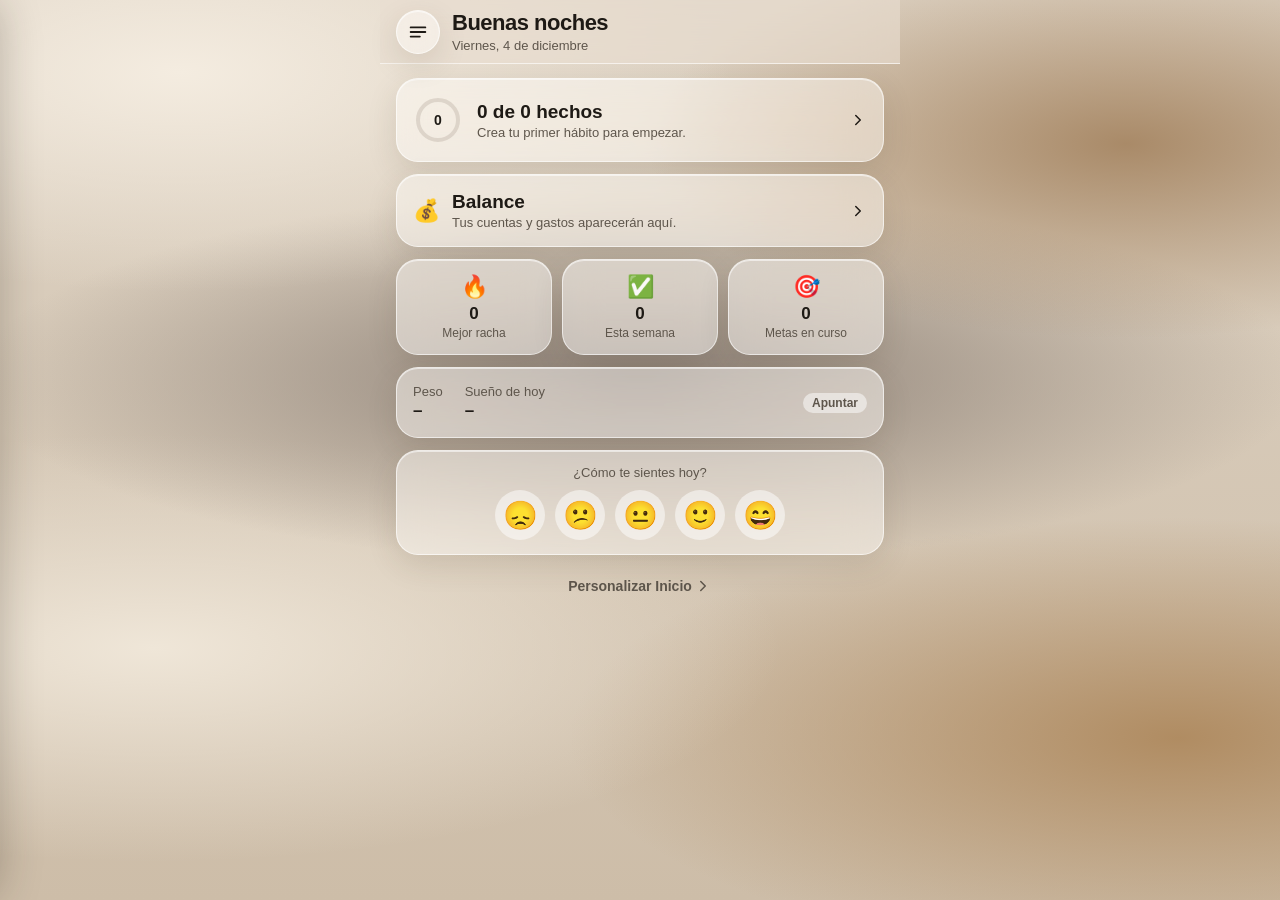
<file: app/index.html>
<!doctype html>
<html lang="es">
<head>
  <meta charset="utf-8">
  <meta name="viewport" content="width=device-width, initial-scale=1, viewport-fit=cover, user-scalable=no">
  <meta name="theme-color" content="#d8ccbc">
  <meta name="apple-mobile-web-app-capable" content="yes">
  <meta name="mobile-web-app-capable" content="yes">
  <meta name="apple-mobile-web-app-status-bar-style" content="black-translucent">
  <meta name="apple-mobile-web-app-title" content="Hábitos">
  <title>Hábitos</title>
  <link rel="manifest" href="manifest.webmanifest">
  <link rel="apple-touch-icon" href="icons/apple-touch-icon.png">
  <link rel="icon" type="image/png" href="icons/favicon-32.png">
  <link rel="stylesheet" href="css/styles.css">
</head>
<body>
  <button id="menu-btn" class="menu-btn hidden" aria-label="Abrir menú"></button>
  <div id="drawer-backdrop" class="drawer-backdrop"></div>
  <aside id="drawer" class="drawer" aria-label="Menú"></aside>
  <main id="app"></main>
  <nav id="tabbar" class="tabbar"></nav>
  <div id="sheet-root"></div>
  <script type="module" src="js/app.js"></script>
</body>
</html>
</file>
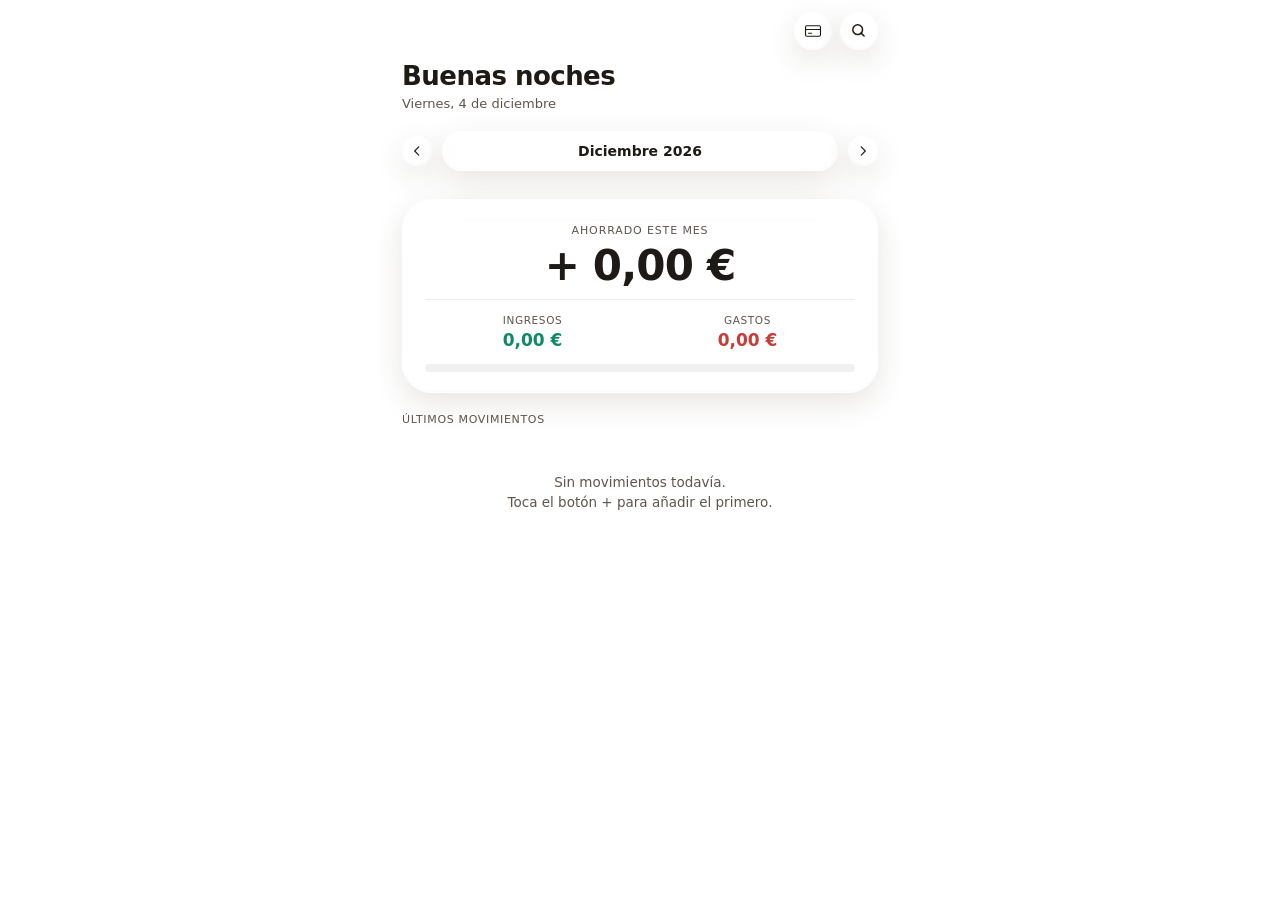
<file: app/balance/index.html>
<!DOCTYPE html>
<html lang="es">
<head>
<meta charset="UTF-8">
<meta name="viewport" content="width=device-width, initial-scale=1, viewport-fit=cover">
<title>Balance</title>
<meta name="apple-mobile-web-app-capable" content="yes">
<meta name="mobile-web-app-capable" content="yes">
<meta name="apple-mobile-web-app-status-bar-style" content="black-translucent">
<meta name="apple-mobile-web-app-title" content="Balance">
<meta name="theme-color" content="#18170f">
<link rel="apple-touch-icon" href="[data-uri]">
<link rel="icon" type="image/png" sizes="32x32" href="[data-uri]">
<link rel="icon" type="image/png" sizes="192x192" href="[data-uri]">
<link rel="icon" type="image/png" sizes="512x512" href="[data-uri]">
<style>
/* ============ TOKENS ============ */
:root{
  --ink:#0c0c0b;
  --ink-soft:#2c2b29;
  --gray-700:#4a4844;
  --gray-500:#807c6e;
  --gray-400:#a29e8d;
  --gray-300:#bcb8a3;
  --gray-200:#cdc9b3;
  --gray-150:#d6d2bd;
  --gray-100:#e0dcc7;
  --paper:#d2ceb8;
  --surface:#e0dcc7;
  --white:#ffffff;
  --accent-bg:#18170f;
  --sel-bg:#0c0c0b;
  --sel-fg:#ffffff;
  --accent-fg:#ece7db;
  --accent-fg-muted:#a8a294;
  --money-pos:#3f9d6c;
  --money-neg:#c75c4a;
  --money-invest:#d9a62e;
  --money-move:#8f6fd9;
  --line: rgba(12,12,11,0.18);
  --line-soft: rgba(12,12,11,0.10);
  --shadow: none;
  --radius-s: 3px;
  --radius-m: 4px;
  --radius-l: 6px;
  --font-display:'Plus Jakarta Sans', -apple-system, sans-serif;
  --font-body:'Plus Jakarta Sans', -apple-system, sans-serif;
  --font-mono:'Plus Jakarta Sans', sans-serif;
  --safe-t: env(safe-area-inset-top, 0px);
  --safe-b: env(safe-area-inset-bottom, 0px);
  color-scheme: light dark;
}
:root:not([data-theme="light"]) {
  @media (prefers-color-scheme: dark){
    --ink:#f2f0ea;
    --ink-soft:#d8d5cb;
    --gray-700:#b3b0a6;
    --gray-500:#a8a59c;
    --gray-400:#8e8b82;
    --gray-300:#63615b;
    --gray-200:#56554f;
    --gray-150:#4d4c47;
    --gray-100:#45443f;
    --paper:#131211;
    --surface:#45443f;
  --sel-bg:#45443f;
  --accent-bg:#45443f;
  --accent-fg:#f2f0ea;
  --accent-fg-muted:#f2f0ea;
  --pct-fg:#f2f0ea;
  --sel-fg:#f2f0ea;
    --white:#0c0c0b;
    --line: rgba(242,240,234,0.14);
    --line-soft: rgba(242,240,234,0.08);
  }
}
:root[data-theme="dark"]{
  --ink:#f2f0ea;
  --ink-soft:#d8d5cb;
  --gray-700:#b3b0a6;
  --gray-500:#a8a59c;
  --gray-400:#8e8b82;
  --gray-300:#63615b;
  --gray-200:#56554f;
  --gray-150:#4d4c47;
  --gray-100:#45443f;
  --paper:#131211;
  --surface:#45443f;
  --sel-bg:#45443f;
  --accent-bg:#45443f;
  --accent-fg:#f2f0ea;
  --accent-fg-muted:#f2f0ea;
  --pct-fg:#f2f0ea;
  --sel-fg:#f2f0ea;
  --white:#0c0c0b;
  --line: rgba(242,240,234,0.14);
  --line-soft: rgba(242,240,234,0.08);
}

*{box-sizing:border-box; -webkit-tap-highlight-color:transparent;}
/* sin sombreado gris al tocar; la acción solo salta con un toque real (click) */
.tx-row, .row-btn, .cat-row, .chip, .budget-card, button{-webkit-user-select:none; user-select:none; -webkit-touch-callout:none;}
.tx-icon svg.flag-ico, svg.flag-ico{width:20px; height:20px; border-radius:50%; overflow:hidden; box-shadow:0 0 0 .5px rgba(0,0,0,.25); display:block;}
#iconGrid .tx-icon svg.flag-ico{width:24px; height:24px;}
#tripPreview svg.flag-ico{width:30px; height:30px;}
.trip-hero-flag svg.flag-ico{width:34px; height:34px;}
.tap-flash{animation:tapflash .35s ease-out;}
@keyframes tapflash{from{background-color:rgba(128,128,128,.22);} to{background-color:transparent;}}
html,body{height:100%;}
html{scroll-padding-top:var(--safe-t);}
body{
  margin:0;
  background:var(--gray-150);
  color:var(--ink);
  font-family:var(--font-body);
  -webkit-font-smoothing:antialiased;
  overscroll-behavior-y:none;
}
button{font-family:inherit; color:inherit;}
input,textarea{font-family:inherit; color:inherit;}

#shell{
  max-width:460px;
  margin:0 auto;
  min-height:100%;
  background:var(--paper);
  position:relative;
  display:flex;
  flex-direction:column;
  padding-top:var(--safe-t);
  padding-bottom:var(--safe-b);
}
@media (min-width:461px){
  body{background:var(--gray-200);}
  #shell{min-height:100vh; box-shadow:0 0 0 1px var(--line);}
}

.tabular{font-variant-numeric:tabular-nums;}

/* ============ HOME DASHBOARD ============ */
.home-topbar{
  display:flex; align-items:center; justify-content:space-between;
  padding:18px 22px 4px;
}
.avatar{
  width:42px;height:42px;border-radius:50%;
  background:var(--sel-bg); color:var(--sel-fg);
  display:flex;align-items:center;justify-content:center;
  font-family:var(--font-display); font-weight:600; font-size:15px;
  flex-shrink:0;
}
.topbar-icons{display:flex; gap:8px;}
.search-bar{display:flex;align-items:center;gap:10px;flex:1;height:44px;padding:0 14px;border-radius:22px;background:var(--gray-100);border:1px solid var(--line-soft);color:var(--gray-500);}
.search-bar svg{width:18px;height:18px;flex-shrink:0;display:block;}
.search-bar input{flex:1;min-width:0;border:none;background:none;outline:none;font:inherit;font-size:16px;color:var(--ink);}
.search-top{display:flex;align-items:center;gap:10px;padding:18px 22px 12px;}
.search-sum{padding:0 22px 4px;font-size:13px;color:var(--gray-500);}
.icon-btn{
  width:38px;height:38px;border-radius:50%;
  border:1px solid var(--line); background:transparent;
  display:flex;align-items:center;justify-content:center;
  cursor:pointer; color:var(--ink); position:relative; padding:0; line-height:0;
}
.icon-btn svg{width:18px;height:18px;display:block;}
.greeting-block{padding:16px 22px 2px;}
.greeting-h{
  font-family:var(--font-display); font-weight:700;
  font-size:26px; line-height:1.15; margin:0; letter-spacing:-0.01em;
}
.greeting-date{
  font-size:13px; color:var(--gray-500); margin-top:4px;
}
.month-pillrow{
  display:flex; align-items:center; gap:10px;
  padding:18px 22px 12px;
}
.month-pill{
  flex:1; text-align:center;
  background:var(--accent-bg); color:var(--accent-fg); border:1px solid var(--accent-bg);
  border-radius:22px; padding:11px; font-size:14px; font-weight:600;
  text-transform:capitalize; cursor:pointer;
}
.hero-card{
  margin:16px 22px 0;
  background:var(--accent-bg); color:var(--accent-fg);
  border-radius:20px; padding:24px 22px 20px;
}
.hero-card .hero-label{color:var(--accent-fg-muted);}
.hero-label{
  font-size:11px; letter-spacing:0.08em; color:var(--gray-400); text-align:center;
}
.hero-num{
  font-family:var(--font-display); font-weight:800;
  font-size:42px; text-align:center; margin:8px 0 12px; line-height:1; letter-spacing:-0.02em;
}
.hero-pct{
  display:block; margin:0 auto 18px; width:max-content;
  background:rgba(250,248,243,0.12); border-radius:16px;
  padding:6px 16px; font-size:13px; font-weight:500;
}
.hero-divider{border-top:1px solid rgba(250,248,243,0.14); margin-bottom:14px;}
.hero-stats{display:flex; justify-content:space-between; margin-bottom:14px;}
.hero-stat{text-align:center; flex:1;}
.hero-stat-label{font-size:10.5px; letter-spacing:0.06em; color:var(--accent-fg-muted); margin-bottom:4px;}
.hero-stat-val{font-size:17px; font-weight:600;}
.hero-bar-track{height:8px; border-radius:4px; background:rgba(250,248,243,0.16); overflow:hidden;}
.hero-bar-fill{height:100%; background:var(--money-neg); border-radius:4px;}
.nw-pers{display:flex; justify-content:center; gap:2px;}
.nw-per{font-size:12.5px; color:var(--accent-fg-muted); padding:6px 9px; border-radius:14px; cursor:pointer; white-space:nowrap;}
.nw-per.active{color:var(--accent-fg); background:rgba(250,248,243,0.12);}
#invEyeBtn svg{width:18px; height:18px;}
.row-btn:has(#invEyeBtn:active){background:none;} /* tocar el ojo no marca la fila */
.nw-chart{height:90px; margin:8px -22px 0; color:var(--accent-fg);}
.nw-chart svg{display:block; width:100%; height:100%;}
.section-row{
  display:flex; align-items:center; justify-content:space-between;
  padding:20px 22px 6px;
}
.section-row .section-title{padding:0;}
.link-more{
  font-size:12.5px; font-weight:600; color:var(--gray-500); cursor:pointer;
  display:flex; align-items:center; gap:3px;
}
.link-more svg{width:12px;height:12px;}
.mini-switch{position:relative; display:inline-block; width:38px; height:22px; flex-shrink:0;}
.mini-switch input{opacity:0;width:38px;height:22px;position:absolute;margin:0;cursor:pointer;z-index:1;}
.mini-switch .track{position:absolute;inset:0;border-radius:12px;transition:.15s; border:1px solid var(--line);}
.mini-switch .knob{position:absolute;top:2px;width:18px;height:18px;background:var(--white);border-radius:50%;transition:.15s;box-shadow:0 1px 3px rgba(0,0,0,.35);}

.month-nav-btn{
  width:30px;height:30px; padding:0;
  border:1px solid var(--line);
  background:transparent;
  border-radius:50%;
  display:flex;align-items:center;justify-content:center;
  cursor:pointer;
  color:var(--ink);
  flex-shrink:0;
}
.month-nav-btn svg{width:14px;height:14px;display:block;}
.balance-num{
  font-family:var(--font-display);
  font-weight:800;
  font-size:42px;
  line-height:1;
  letter-spacing:-0.02em;
}
.stat-row{
  display:flex;
  gap:0;
}
.stat{
  flex:1;
  padding:12px 0 4px;
}
.stat:first-child{border-right:1px solid var(--line-soft); padding-right:14px;}
.stat:last-child{padding-left:14px;}
.stat-label{
  font-size:10.5px;
  color:var(--gray-500);
  letter-spacing:0.06em;
  margin-bottom:4px;
}
.stat-val{
  font-size:17px;
  font-weight:600;
}

/* ============ MAIN / SCROLL ============ */
#view{
  flex:1;
  overflow-y:auto;
  padding-bottom:20px;
}
.section-title{
  font-size:11px;
  letter-spacing:0.06em;
  color:var(--gray-500);
  padding:20px 22px 6px;
}
.empty-state{
  padding:40px 22px;
  text-align:center;
  color:var(--gray-500);
  font-size:13.5px;
  line-height:1.5;
}

/* transaction rows */
.cal-grid{display:grid; grid-template-columns:repeat(7,1fr); gap:6px; padding:0 22px;}
.cal-wd{font-size:11px; color:var(--gray-500); text-align:center; padding-bottom:2px;}
.cal-day{aspect-ratio:1; border-radius:10px; display:flex; align-items:center; justify-content:center; font-size:12.5px; background:var(--gray-100); color:var(--ink); font-variant-numeric:tabular-nums;}
.cal-day.has{cursor:pointer;}
.cal-day.today{box-shadow:inset 0 0 0 1.5px var(--ink);}
.cal-day.future{opacity:.35;}
.cal-sum{padding:10px 22px 0;}
.cal-sum > div{display:flex; justify-content:space-between; align-items:center; gap:12px; padding:9px 0;}
.cal-sum > div + div{border-top:1px solid var(--line-soft);}
.cal-sum .l{font-size:13px; color:var(--gray-500);}
.cal-sum .v{font-size:14px; font-weight:600; text-align:right;}
#modalBody .cal-day-list .tx-row{cursor:pointer;}
*{scrollbar-width:none;}
*::-webkit-scrollbar{display:none; width:0; height:0;}
#periodSeg{padding:2px;}
#periodSeg .seg-opt{padding:4px 8px; font-size:12.5px;}
.yr-chart{display:flex; gap:4px; height:140px; padding:4px 22px 0;}
.yr-col{flex:1; display:flex; flex-direction:column; cursor:pointer;}
.yr-bars{flex:1; display:flex; align-items:flex-end; justify-content:center; gap:2px;}
.yr-bars span{width:40%; max-width:9px; min-height:2px; border-radius:3px 3px 0 0;}
.yr-lbl{font-size:10.5px; color:var(--gray-500); text-align:center; margin-top:6px;}
.yr-col.cur .yr-lbl{color:var(--ink); font-weight:600;}
.yr-legend{display:flex; align-items:center; gap:5px; font-size:11px; color:var(--gray-500);}
.yr-legend i{width:8px; height:8px; border-radius:2px; display:inline-block; margin-left:6px;}
.detail-list{padding-bottom:calc(40px + env(safe-area-inset-bottom, 0px));}
.sheet-body{overscroll-behavior:contain;}
.day-group + .day-group{margin-top:0;}
.day-group + .day-group .day-head{padding-top:4px;}
.day-head{
  display:flex;
  justify-content:space-between;
  padding:8px 22px 6px;
  font-size:11.5px;
  color:var(--gray-500);
}
.day-head b{color:var(--gray-700); font-weight:500;}
/* título de sección más pegado a lo que tiene debajo */
.section-title + .day-group .day-head, .section-row + .day-group .day-head{padding-top:2px;}
.section-row + .budget-grid, .section-row + .trip-list{margin-top:-2px; padding-top:2px;}
.section-row + .empty-card{margin-top:2px;} /* sin tocar su relleno: el contenido queda centrado */
.tx-row{
  display:flex;
  align-items:center;
  gap:12px;
  padding:10px 22px;
  border-top:1px solid var(--line-soft);
  cursor:pointer;
}
#modalBody .tx-row{cursor:default;}
#modalBody .tx-row:active{background:none;}
.tx-icon{
  width:36px;height:36px;
  border-radius:50%;
  border:1px solid var(--line);
  display:flex;align-items:center;justify-content:center;
  flex-shrink:0;
  color:var(--ink);
}
.tx-icon svg{width:16px;height:16px;}
.tx-mid{flex:1; min-width:0;}
.tx-cat{font-size:14px; font-weight:500;}
.tx-note{font-size:12px; color:var(--gray-500); margin-top:1px; white-space:nowrap; overflow:hidden; text-overflow:ellipsis;}
.tx-amt{font-size:14.5px; font-weight:500; flex-shrink:0;}
.tx-amt.neg{color:var(--money-neg);}
.tx-amt.pos{color:var(--money-pos);}
.tx-amt.transfer{color:var(--money-invest);}
.tx-amt.move{color:var(--money-move);}
.tx-amt.pos::before{content:"+ ";}
.tx-amt.neg::before{content:"− ";}
.tx-amt.transfer::before{content:"− ";}

/* ============ BOTTOM NAV ============ */
#navwrap{
  position:sticky; bottom:0; left:0; right:0;
  max-width:460px; margin:0 auto;
  z-index:20;
  padding:0 14px calc(12px + var(--safe-b));
}
#nav{
  position:relative;
  display:flex;
  align-items:center;
  justify-content:space-around;
  background:var(--paper);
  border:1px solid var(--line);
  border-radius:26px;
  box-shadow:0 6px 22px rgba(0,0,0,0.14);
  padding:10px 10px;
}
.nav-btn{
  background:none; border:none; cursor:pointer;
  display:flex; flex-direction:column; align-items:center; gap:5px;
  padding:6px 10px;
  color:var(--gray-400);
  flex:1;
}
.nav-btn svg{width:23px;height:23px;}
.nav-btn span{font-size:10px; letter-spacing:0.03em;}
.nav-btn.active{color:var(--ink);}
.fab{
  width:58px;height:58px;
  border-radius:50%;
  background:var(--ink);
  color:var(--white);
  border:none;
  display:flex;align-items:center;justify-content:center;
  cursor:pointer;
  margin:0 4px;
  flex-shrink:0;
  transform:translateY(-18px);
  box-shadow:0 4px 14px rgba(0,0,0,0.22);
}
.fab svg{width:24px;height:24px;}

/* ============ GENERIC UI ============ */
.row-btn{
  display:flex; align-items:center; justify-content:space-between;
  padding:14px 22px;
  border-top:1px solid var(--line-soft);
  cursor:pointer;
  background:none; border-left:none;border-right:none;border-bottom:none;
  width:100%; text-align:left;
}
.row-label{font-size:14px;}
.row-sub{font-size:11.5px; color:var(--gray-500); margin-top:2px;}
.row-val{font-size:13px; color:var(--gray-500); white-space:nowrap;}
.chev{width:14px;height:14px; color:var(--gray-400); flex-shrink:0;}
.row-flex{display:flex; align-items:center; gap:10px;}
.field > .row-btn .row-flex{gap:7px;} /* texto más cerca del icono en los formularios */

.chip-row{display:flex; gap:8px; overflow-x:auto; padding:2px 22px 10px; scrollbar-width:none;}
.search-input{
  width:100%; background:var(--gray-100); border:1px solid var(--line-soft);
  border-radius:22px; padding:11px 16px; font-size:16px; color:var(--ink);
}
.search-input::placeholder{color:var(--gray-500);}
#iconGrid .tx-icon{width:40px;height:46px;border-radius:14px;}
#iconGrid .tx-icon svg{width:24px;height:24px;}
#catPreview svg{width:26px;height:26px;}
.chip-row::-webkit-scrollbar{display:none;}
.chip{
  display:flex; align-items:center; gap:6px;
  padding:8px 13px;
  border:1px solid var(--line);
  border-radius:20px;
  font-size:13px;
  white-space:nowrap;
  cursor:pointer;
  flex-shrink:0;
  background:var(--paper);
}
.chip svg{width:14px;height:14px;}
.chip.active{background:var(--sel-bg); color:var(--sel-fg); border-color:var(--sel-bg);}
.chip.active svg{stroke:var(--sel-fg);}
.chip.dashed{border-style:dashed; color:var(--gray-500);}

.btn{
  width:100%;
  padding:15px;
  border-radius:var(--radius-l);
  border:1px solid var(--ink);
  background:var(--ink);
  color:var(--white);
  font-size:14.5px;
  font-weight:500;
  cursor:pointer;
  text-align:center;
}
.chip-row + .hero-card{margin-top:4px;}
#addAccBtn, #addSaveBtn, #addRecBtn, #saveRecBtn, #saveAccBtn, #saveCatBtn, #addCatBtn, #saveProfileBtn, #saveBudgetBtn, #pickerManageBtn, #saveTripBtn, #tripEditBtn, #tripAddTxBtn, #tripsNewBtn{background:var(--sel-bg); color:var(--sel-fg); border-color:var(--sel-bg);}
.btn:active{opacity:0.85;}
.btn.ghost{background:transparent; color:var(--ink);}
.sheet-foot .btn{white-space:nowrap; padding-left:8px; padding-right:8px;}
.btn.danger{background:transparent; color:var(--ink); border-color:var(--line);}
.btn[disabled]{opacity:0.35; pointer-events:none;}

.field{padding:0 22px; margin-bottom:16px;}
#addSheet .field, #recSheet .field{margin-bottom:8px;}
#addSheet .field label, #recSheet .field label{margin-bottom:3px;}
input[type="date"]::-webkit-date-and-time-value{text-align:left;}
#addDate{text-align:left; padding-top:0;}
.switch-field{padding-top:8px !important;} /* bloque con interruptor: misma distancia arriba que abajo */
#addAmount, #recAmount, #accBalance{color:var(--gray-500); padding-top:0 !important;}
#addAmount::placeholder, #recAmount::placeholder, #accBalance::placeholder, #budgetAmt::placeholder{color:var(--gray-500); opacity:1;}
.form-label{font-size:11px; color:var(--gray-500); letter-spacing:0.04em; padding:0 22px 6px;}
#accTypeRow{padding-bottom:16px;}
.acc-form .field{margin-bottom:8px;}
.acc-form .field label{margin-bottom:3px;}
.acc-form .form-label{padding-bottom:8px;}
.acc-form .form-actions{margin-top:4px;} /* misma distancia que en categorías */
.acc-form #accTypeRow{padding-bottom:8px;}
.acc-form #colorSwatchRow{padding-bottom:10px !important;}
.acc-form #colorSwatchRow + div{padding-bottom:10px !important;}
.acc-form #svPanel{height:130px !important;}
.acc-form #iconGrid{padding:4px 22px 16px !important; gap:8px !important;}
.field.form-actions{display:flex; gap:10px; padding-bottom:calc(30px + env(safe-area-inset-bottom, 0px));}
.form-actions .btn{white-space:nowrap; padding-left:8px; padding-right:8px;}
.field > .row-btn{border-bottom:1px solid var(--line); padding-bottom:8px !important;}
.field label{display:block; font-size:11px; color:var(--gray-500); letter-spacing:0.04em; margin-bottom:6px;}
.field input, .field select, .field textarea{
  width:100%; border:none; border-bottom:1px solid var(--line);
  background:transparent; font-size:16px; padding:8px 0; color:var(--ink);
  border-radius:0;
}
.field input:focus, .field select:focus, .field textarea:focus{outline:none; border-color:var(--ink);}
.field input, .field select, .field textarea{padding-top:0;} /* texto pegado a su etiqueta, como Importe y Fecha */
.field select{margin-top:6px; -webkit-appearance:none; appearance:none; text-align:left; text-align-last:left; padding-left:0; padding-right:24px;
  background:url("data:image/svg+xml,%3Csvg xmlns='http://www.w3.org/2000/svg' viewBox='0 0 24 24' fill='none' stroke='%238A8880' stroke-width='2' stroke-linecap='round'%3E%3Cpath d='M6 9l6 6 6-6'/%3E%3C/svg%3E") no-repeat right 2px center / 16px;} /* en iOS el texto iba centrado */

/* ============ SHEETS / MODALS ============ */
.scrim{
  position:fixed; inset:0; background:rgba(10,10,9,0.42);
  z-index:51; opacity:0; pointer-events:none; transition:opacity .18s ease;
}
.scrim.show{opacity:1; pointer-events:auto;}
.sheet{
  position:fixed; left:0; right:0; bottom:0;
  max-width:460px; margin:0 auto;
  background:var(--paper);
  border-radius:16px 16px 0 0;
  z-index:41;
  transform:translateY(100%);
  visibility:hidden; /* cerrado no asoma al hacer rebote con el scroll */
  transition:transform .22s cubic-bezier(.32,.72,0,1), visibility 0s linear .22s;
  max-height:92vh;
  display:flex; flex-direction:column;
  padding-bottom:var(--safe-b);
}
.sheet.show{transform:translateY(0); visibility:visible; transition:transform .22s cubic-bezier(.32,.72,0,1), visibility 0s;}
.sheet-handle{width:36px;height:4px;background:var(--gray-300);border-radius:2px;margin:10px auto 4px;}
.sheet-head{
  display:flex; align-items:center; justify-content:space-between;
  padding:8px 20px 12px;
  border-bottom:1px solid var(--line-soft);
}
.sheet-title{font-size:15px; font-weight:500;}
.sheet-close{background:none;border:none;color:var(--gray-500);cursor:pointer;padding:4px;}
.sheet-close svg{width:18px;height:18px;}
.sheet-body{overflow-y:auto; padding-top:16px;}
.sheet-foot{padding:14px 20px calc(30px + env(safe-area-inset-bottom, 0px)); border-top:1px solid var(--line-soft);}
#modalBody > .field:last-child, #pickerSheet .sheet-body{padding-bottom:calc(30px + env(safe-area-inset-bottom, 0px));}
#pickerSheet .sheet-body{padding-top:0;}
#addSheet .sheet-body > .field:last-child, #recSheet .sheet-body > .field:last-child{margin-bottom:16px;}
#pickerSheet .sheet-body > .row-btn:first-child{border-top:none;}

/* full page modal (category/recurring managers, settings sub) */
#modalwrap{position:fixed; inset:0; z-index:50; display:none;}
#modalwrap.show{display:block;}
.modal-page{
  position:absolute; inset:0;
  max-width:460px; margin:0 auto;
  background:var(--paper);
  display:flex; flex-direction:column;
  padding-top:var(--safe-t); padding-bottom:var(--safe-b);
}
.modal-head{
  display:flex; align-items:center; gap:14px;
  padding:14px 18px; border-bottom:1px solid var(--line-soft);
}
.modal-back{background:none;border:none;cursor:pointer;color:var(--ink);padding:4px;display:flex;align-items:center;line-height:0;}
.modal-back svg{width:19px;height:19px;}
.modal-title{font-size:15.5px; font-weight:500; flex:1;}
.modal-body{flex:1; overflow-y:auto; overscroll-behavior:contain;}

/* segmented control */
.segmented{display:flex; margin:0 22px 18px; border:1px solid var(--line); border-radius:20px; padding:3px;}
.sheet-body > .segmented{margin-bottom:16px;}
.seg-opt{flex:1; text-align:center; padding:8px; font-size:13px; border-radius:16px; cursor:pointer; color:var(--gray-500);}
.seg-opt.active{background:var(--sel-bg); color:var(--sel-fg);}
#addTypeSeg .seg-opt{font-size:11.5px; padding:8px 2px;}


/* analysis */
.cat-row{display:flex; align-items:center; gap:12px; padding:13px 0; cursor:pointer; color:var(--accent-fg);}
.cat-row + .cat-row{border-top:1px solid rgba(250,248,243,0.10);}
.cat-row .tx-icon{border-color:rgba(250,248,243,0.25);}
.hero-card .segmented{margin:0; flex-shrink:0; width:auto; border-color:rgba(250,248,243,0.2);}
.hero-card .segmented .seg-opt{color:var(--accent-fg-muted); white-space:nowrap; padding:7px 12px; font-size:12px;}
.hero-card .segmented .seg-opt.active{background:var(--accent-fg); color:var(--accent-bg);}
.empty-card{
  margin:6px 22px 4px; padding:26px 20px; text-align:center;
  background:var(--gray-100); border-radius:16px; cursor:pointer;
}
.budget-grid{display:grid; grid-template-columns:1fr 1fr; gap:12px; padding:6px 22px 4px;}
.budget-card{background:var(--gray-100); border-radius:16px; padding:18px 14px; text-align:center; cursor:pointer;}
.budget-card, .empty-card{
  background:var(--accent-bg); color:var(--accent-fg);
  --ink:var(--accent-fg); --gray-500:var(--accent-fg-muted);
  --gray-200:rgba(236,231,219,0.18); --line:rgba(236,231,219,0.25);
}
.budget-name{font-weight:600; font-size:13.5px; margin-bottom:3px;}
.budget-amt{font-size:12px; color:var(--gray-500);}
.budget-amt b{color:var(--ink); font-weight:600;}
.budget-remain{font-size:11px; color:var(--gray-500); margin-top:4px;}

/* toast */
#toast{
  position:fixed; left:50%; bottom:calc(96px + var(--safe-b)); transform:translateX(-50%) translateY(10px);
  background:var(--ink); color:var(--white); font-size:13px;
  padding:10px 18px; border-radius:20px; z-index:60;
  opacity:0; pointer-events:none; transition:all .2s ease;
  max-width:80%; text-align:center;
}
#toast.show{opacity:1; transform:translateX(-50%) translateY(0);}

/* lock screen */
#lock{
  position:fixed; inset:0; background:var(--paper); z-index:100;
  display:none; flex-direction:column; align-items:center; justify-content:center;
  padding-top:var(--safe-t); padding-bottom:var(--safe-b);
}
#lock.show{display:flex;}
.lock-title{font-family:var(--font-display); font-weight:700; font-size:22px; margin-bottom:26px;}
.lock-dots{display:flex; gap:18px; margin-bottom:40px;}
.lock-dot{width:14px;height:14px;border-radius:50%;border:1px solid var(--ink-soft);}
.lock-dot.filled{background:var(--ink);}
.lock-pad{display:grid; grid-template-columns:repeat(3,80px); gap:20px 28px; touch-action:none;} /* sin gestos: ningún toque rápido se toma por scroll o zoom */
.lock-key.pressed{background:var(--gray-100);}
.lock-key{width:80px;height:80px;border-radius:50%;border:1px solid var(--line);background:none;font-size:30px;font-weight:300;color:var(--ink);cursor:pointer;touch-action:manipulation;-webkit-tap-highlight-color:transparent;}
.lock-key:active{background:var(--gray-100);}
.lock-err{color:var(--gray-500); font-size:12.5px; margin-top:14px; height:16px;}

/* loading */
#boot{position:fixed;inset:0;background:var(--paper);z-index:200;display:flex;align-items:center;justify-content:center;flex-direction:column;gap:10px;}
#boot .mark{font-family:var(--font-display); font-weight:800; font-size:26px;}
#boot .dim{font-size:11.5px; color:var(--gray-500);}

.sync-dot{width:6px;height:6px;border-radius:50%;background:var(--gray-300);display:inline-block;margin-right:6px;}
.sync-dot.on{background:var(--ink-soft);}

::selection{background:var(--ink); color:var(--white);}

/* ============ ESTILO CRISTAL LÍQUIDO (tipo iOS) — html[data-style="glass"] ============ */
html[data-style="glass"]{
  --wallpaper: radial-gradient(120% 60% at 50% -10%, #ffffff 0%, rgba(255,255,255,0) 60%), linear-gradient(180deg, #f5f6f9 0%, #eceef2 100%);
  --ink:#0d0e12; --ink-soft:#26282f; --gray-700:#3a3d47; --gray-500:#6e7280; --gray-400:#9a9ea9; --gray-300:#c4c7cf;
  --gray-200:rgba(0,0,0,0.07); --gray-150:rgba(255,255,255,0.5); --gray-100:rgba(255,255,255,0.7);
  --paper:transparent; --surface:rgba(255,255,255,0.7); --white:#ffffff;
  --accent-bg:rgba(255,255,255,0.62); --accent-fg:#0d0e12; --accent-fg-muted:#6e7280; --pct-fg:#8a8e9a;
  --sel-bg:#0d0e12; --sel-fg:#ffffff;
  --line:rgba(0,0,0,0.09); --line-soft:rgba(0,0,0,0.055);
  --money-pos:#22a063; --money-neg:#e2513d;
  --lg-fill:linear-gradient(180deg, rgba(255,255,255,0.80) 0%, rgba(255,255,255,0.52) 100%);
  --lg-fill-strong:linear-gradient(180deg, rgba(255,255,255,0.93) 0%, rgba(255,255,255,0.80) 100%);
  --lg-rim:linear-gradient(155deg, rgba(255,255,255,1) 0%, rgba(255,255,255,0.4) 28%, rgba(255,255,255,0) 52%, rgba(255,255,255,0.15) 78%, rgba(255,255,255,0.85) 100%);
  --lg-shadow:0 0 0 0.5px rgba(0,0,0,0.06), 0 1px 2px rgba(0,0,0,0.04), 0 12px 32px rgba(30,40,70,0.09);
  --lg-inset:inset 0 1px 1px rgba(255,255,255,0.95), inset 0 -1px 2px rgba(0,0,0,0.025);
  --lg-track:rgba(118,118,128,0.12);
  --lg-ondark:rgba(0,0,0,0.06);
  --radius-l:999px;
  --font-display:-apple-system, BlinkMacSystemFont, 'SF Pro Display', 'Plus Jakarta Sans', system-ui, sans-serif;
  --font-body:-apple-system, BlinkMacSystemFont, 'SF Pro Text', 'Plus Jakarta Sans', system-ui, sans-serif;
}
@media (prefers-color-scheme: dark){
  html[data-style="glass"]:not([data-theme="light"]){
    --wallpaper: radial-gradient(120% 60% at 50% -10%, #23252c 0%, rgba(35,37,44,0) 60%), linear-gradient(180deg, #0c0d10 0%, #050506 100%);
    --ink:#f5f6f8; --ink-soft:#dcdee4; --gray-700:#c4c7cf; --gray-500:#9a9ea9; --gray-400:#767a86; --gray-300:#4d505a;
    --gray-200:rgba(255,255,255,0.10); --gray-150:rgba(255,255,255,0.05); --gray-100:rgba(255,255,255,0.08);
    --surface:rgba(255,255,255,0.08); --white:#0b0c0f;
    --accent-bg:rgba(255,255,255,0.08); --accent-fg:#ffffff; --accent-fg-muted:rgba(255,255,255,0.6); --pct-fg:rgba(255,255,255,0.55);
    --sel-bg:#f5f6f8; --sel-fg:#0d0e12;
    --line:rgba(255,255,255,0.12); --line-soft:rgba(255,255,255,0.07);
    --money-pos:#4cd68f; --money-neg:#ff6b5a;
    --lg-fill:linear-gradient(180deg, rgba(255,255,255,0.11) 0%, rgba(255,255,255,0.05) 100%);
    --lg-fill-strong:linear-gradient(180deg, rgba(44,46,54,0.92) 0%, rgba(30,31,38,0.9) 100%);
    --lg-rim:linear-gradient(155deg, rgba(255,255,255,0.5) 0%, rgba(255,255,255,0.12) 28%, rgba(255,255,255,0) 52%, rgba(255,255,255,0.05) 78%, rgba(255,255,255,0.3) 100%);
    --lg-shadow:0 0 0 0.5px rgba(255,255,255,0.06), 0 12px 32px rgba(0,0,0,0.45);
    --lg-inset:inset 0 1px 1px rgba(255,255,255,0.18);
    --lg-track:rgba(118,118,128,0.24);
    --lg-ondark:rgba(255,255,255,0.08);
  }
}
html[data-style="glass"][data-theme="dark"]{
  --wallpaper: radial-gradient(120% 60% at 50% -10%, #23252c 0%, rgba(35,37,44,0) 60%), linear-gradient(180deg, #0c0d10 0%, #050506 100%);
  --ink:#f5f6f8; --ink-soft:#dcdee4; --gray-700:#c4c7cf; --gray-500:#9a9ea9; --gray-400:#767a86; --gray-300:#4d505a;
  --gray-200:rgba(255,255,255,0.10); --gray-150:rgba(255,255,255,0.05); --gray-100:rgba(255,255,255,0.08);
  --surface:rgba(255,255,255,0.08); --white:#0b0c0f;
  --accent-bg:rgba(255,255,255,0.08); --accent-fg:#ffffff; --accent-fg-muted:rgba(255,255,255,0.6); --pct-fg:rgba(255,255,255,0.55);
  --sel-bg:#f5f6f8; --sel-fg:#0d0e12;
  --line:rgba(255,255,255,0.12); --line-soft:rgba(255,255,255,0.07);
  --money-pos:#4cd68f; --money-neg:#ff6b5a;
  --lg-fill:linear-gradient(180deg, rgba(255,255,255,0.11) 0%, rgba(255,255,255,0.05) 100%);
  --lg-fill-strong:linear-gradient(180deg, rgba(44,46,54,0.92) 0%, rgba(30,31,38,0.9) 100%);
  --lg-rim:linear-gradient(155deg, rgba(255,255,255,0.5) 0%, rgba(255,255,255,0.12) 28%, rgba(255,255,255,0) 52%, rgba(255,255,255,0.05) 78%, rgba(255,255,255,0.3) 100%);
  --lg-shadow:0 0 0 0.5px rgba(255,255,255,0.06), 0 12px 32px rgba(0,0,0,0.45);
  --lg-inset:inset 0 1px 1px rgba(255,255,255,0.18);
  --lg-track:rgba(118,118,128,0.24);
  --lg-ondark:rgba(255,255,255,0.08);
}

/* fondo */
html[data-style="glass"] body{background:#eceef2;}
html[data-style="glass"] body::before{content:""; position:fixed; inset:0; z-index:-1; background:var(--wallpaper); pointer-events:none;}
html[data-style="glass"] #shell{background:transparent; box-shadow:none;}
html[data-style="glass"] .modal-page, html[data-style="glass"] #lock, html[data-style="glass"] #boot{background:var(--wallpaper);}
@media (prefers-color-scheme: dark){ html[data-style="glass"]:not([data-theme="light"]) body{background:#060607;} }
html[data-style="glass"][data-theme="dark"] body{background:#060607;}

/* cristal líquido: relleno translúcido + borde de luz (más brillante arriba a la izquierda) */
html[data-style="glass"] :is(.hero-card, .budget-card, .empty-card, #nav, .fab, .month-pill, .trip-now, .search-bar, .icon-btn, .month-nav-btn, .chip:not(.active), .segmented, #toast, .lock-key){
  position:relative;
  background:var(--lg-fill);
  -webkit-backdrop-filter:blur(24px) saturate(180%); backdrop-filter:blur(24px) saturate(180%);
  border:1px solid transparent;
  box-shadow:var(--lg-inset), var(--lg-shadow);
}
html[data-style="glass"] :is(.hero-card, .budget-card, .empty-card, #nav, .fab, .month-pill, .trip-now, .search-bar, .icon-btn, .month-nav-btn, .chip:not(.active), #toast, .lock-key, .sheet)::after{
  content:""; position:absolute; inset:-1px; border-radius:inherit; padding:1.2px; pointer-events:none;
  background:var(--lg-rim);
  -webkit-mask:linear-gradient(#000 0 0) content-box, linear-gradient(#000 0 0); -webkit-mask-composite:xor;
  mask:linear-gradient(#000 0 0) content-box exclude, linear-gradient(#000 0 0);
}
html[data-style="glass"] .hero-card{border-radius:30px;}
html[data-style="glass"] .budget-card, html[data-style="glass"] .empty-card{border-radius:24px;}
html[data-style="glass"] .trip-now{border-radius:22px !important;}
html[data-style="glass"] .month-pill{border-radius:999px; font-weight:600;}

/* tarjeta principal clara: lo que estaba pensado para texto claro sobre oscuro pasa a ser sutil */
html[data-style="glass"] .hero-pct{background:var(--lg-ondark);}
html[data-style="glass"] .hero-divider{border-top-color:var(--line-soft);}
html[data-style="glass"] .hero-bar-track{background:var(--lg-ondark);}
html[data-style="glass"] .nw-per.active{background:var(--lg-ondark);}
html[data-style="glass"] .cat-row + .cat-row, html[data-style="glass"] .cat-row[style*="border-top"]{border-top-color:var(--line-soft) !important;}
html[data-style="glass"] .cat-row .tx-icon{border-color:var(--line);}
html[data-style="glass"] .cat-row svg[stroke]{stroke:var(--gray-400);}
html[data-style="glass"] .hero-card svg circle[stroke^="rgba(250"]{stroke:var(--lg-ondark);}
html[data-style="glass"] .hero-card [style*="rgba(250,248,243,0.14)"]{background:var(--lg-ondark) !important;}
html[data-style="glass"] .budget-card, html[data-style="glass"] .empty-card{--gray-200:var(--lg-ondark); --line:var(--line-soft);}
html[data-style="glass"] .tx-icon{background:var(--gray-100); border-color:var(--line-soft); box-shadow:inset 0 1px 0 rgba(255,255,255,0.6);}

/* controles segmentados al estilo iOS: pista gris y pastilla blanca */
html[data-style="glass"] .segmented{background:var(--lg-track); border:none; box-shadow:none; -webkit-backdrop-filter:none; backdrop-filter:none; padding:3px;}
html[data-style="glass"] .seg-opt{color:var(--ink); opacity:.65;}
html[data-style="glass"] .seg-opt.active{opacity:1; background:var(--lg-fill-strong); color:var(--ink); box-shadow:0 0 0 .5px rgba(0,0,0,0.04), 0 3px 8px rgba(0,0,0,0.12), inset 0 1px 0 rgba(255,255,255,0.8); font-weight:600;}
html[data-style="glass"] .hero-card .segmented .seg-opt.active{background:var(--lg-fill-strong); color:var(--ink);}
html[data-style="glass"] .hero-card .segmented .seg-opt{color:var(--ink);}
html[data-style="glass"] .chip.active{background:var(--sel-bg); color:var(--sel-fg); border-color:transparent; box-shadow:0 4px 12px rgba(0,0,0,0.15);}

/* barra de pestañas flotante: la pestaña activa lleva su propia "gota" de cristal */
html[data-style="glass"] #nav{border-radius:34px; padding:8px;}
html[data-style="glass"] .nav-btn{border-radius:26px; color:var(--gray-500); transition:background .2s;}
html[data-style="glass"] .nav-btn.active{color:var(--ink); background:var(--lg-ondark);}
html[data-style="glass"] .fab{color:var(--ink); box-shadow:var(--lg-inset), 0 0 0 .5px rgba(0,0,0,0.06), 0 10px 26px rgba(20,30,60,0.22);}

/* hojas, cabeceras, avisos */
html[data-style="glass"] .sheet{
  background:var(--lg-fill-strong);
  -webkit-backdrop-filter:blur(34px) saturate(180%); backdrop-filter:blur(34px) saturate(180%);
  border-radius:34px 34px 0 0; box-shadow:0 -12px 40px rgba(0,0,0,0.14);
}
html[data-style="glass"] .sheet-head{border-bottom-color:transparent;}
html[data-style="glass"] .sheet-foot{border-top-color:transparent;}
html[data-style="glass"] .scrim{background:rgba(0,0,0,0.18);}
html[data-style="glass"] .modal-head{border-bottom-color:transparent;}
html[data-style="glass"] #toast{color:var(--ink);}

/* botones en cápsula */
html[data-style="glass"] .btn{border-radius:999px; font-weight:600; box-shadow:0 6px 18px rgba(0,0,0,0.14);}
html[data-style="glass"] .btn.ghost, html[data-style="glass"] .btn.danger{background:var(--lg-fill); -webkit-backdrop-filter:blur(18px); backdrop-filter:blur(18px); border-color:var(--line-soft); box-shadow:var(--lg-inset), var(--lg-shadow);}
html[data-style="glass"] .lock-key{font-weight:400;}
html[data-style="glass"] .lock-key:active, html[data-style="glass"] .lock-key.pressed{background:var(--lg-fill-strong);}
html[data-style="glass"] .cal-day{background:var(--gray-100); border-radius:12px; box-shadow:0 0 0 .5px var(--line-soft);}
html[data-style="glass"] .greeting-h{letter-spacing:-0.02em;}
</style>
<link rel="stylesheet" href="embed.css">
</head>
<body>
<div id="boot"><div class="mark">Balance</div><div class="dim">cargando…</div></div>

<div id="lock">
  <div class="lock-title">Balance</div>
  <div class="lock-dots" id="lockDots"></div>
  <div class="lock-pad" id="lockPad"></div>
  <div class="lock-err" id="lockErr"></div>
</div>

<div id="shell" style="display:none;">
  <div id="view"></div>

  <div id="navwrap">
    <div id="nav">
      <button class="nav-btn active" data-view="home">
        <svg viewBox="0 0 24 24" fill="none" stroke="currentColor" stroke-width="1.6"><path d="M4 11.5 12 4l8 7.5"/><path d="M6 10v9a1 1 0 0 0 1 1h3v-6h4v6h3a1 1 0 0 0 1-1v-9"/></svg>
        <span>Inicio</span>
      </button>
      <button class="nav-btn" data-view="patrimonio">
        <svg viewBox="0 0 24 24" fill="none" stroke="currentColor" stroke-width="1.6"><ellipse cx="12" cy="6" rx="7" ry="3"/><path d="M5 6v5c0 1.7 3.1 3 7 3s7-1.3 7-3V6"/><path d="M5 11v5c0 1.7 3.1 3 7 3s7-1.3 7-3v-5"/></svg>
        <span>Patrimonio</span>
      </button>
      <button class="fab" id="fabAdd" aria-label="Añadir movimiento">
        <svg viewBox="0 0 24 24" fill="none" stroke="currentColor" stroke-width="2" stroke-linecap="round"><path d="M12 5v14M5 12h14"/></svg>
      </button>
      <button class="nav-btn" data-view="analysis">
        <svg viewBox="0 0 24 24" fill="none" stroke="currentColor" stroke-width="1.6"><path d="M5 19V10M12 19V5M19 19v-6"/></svg>
        <span>Análisis</span>
      </button>
      <button class="nav-btn" data-view="settings">
        <svg viewBox="0 0 24 24" fill="none" stroke="currentColor" stroke-width="1.6"><circle cx="12" cy="12" r="3"/><circle cx="12" cy="12" r="7.5"/><g fill="currentColor" stroke="none"><rect x="10.5" y="0.8" width="3" height="4" rx="1"/><rect x="10.5" y="0.8" width="3" height="4" rx="1" transform="rotate(60 12 12)"/><rect x="10.5" y="0.8" width="3" height="4" rx="1" transform="rotate(120 12 12)"/><rect x="10.5" y="0.8" width="3" height="4" rx="1" transform="rotate(180 12 12)"/><rect x="10.5" y="0.8" width="3" height="4" rx="1" transform="rotate(240 12 12)"/><rect x="10.5" y="0.8" width="3" height="4" rx="1" transform="rotate(300 12 12)"/></g></svg>
        <span>Ajustes</span>
      </button>
    </div>
  </div>
</div>

<div class="scrim" id="scrim"></div>
<div class="sheet" id="addSheet" style="z-index:53;"></div>
<div class="sheet" id="pickerSheet" style="z-index:55;"></div>
<div class="sheet" id="recSheet" style="z-index:52;"></div>
<div id="modalwrap"><div class="modal-page" id="modalPage"></div></div>
<div id="toast"></div>

<script>
/* ======================================================================
   ICONOS — set de líneas propio, monocromo, sin dependencias externas
   ====================================================================== */
const ICON_PATHS = {
  scissors:'<g transform="translate(12 12) scale(.85) translate(-12 -12)" stroke-width="1.75"><circle cx="6" cy="6" r="3"/><circle cx="6" cy="18" r="3"/><path d="M20 4 8.12 15.88M14.47 14.48 20 20M8.12 8.12 12 12"/></g>',
  letterk:'<path d="M8.5 6v12M15.5 6 8.5 13.1M11 10.6 15.5 18"/>',
  plane:'<g transform="translate(12 12) scale(.85) translate(-12 -12)" stroke-width="1.75"><path d="M17.8 19.2 16 11l3.5-3.5C21 6 21.5 4 21 3c-1-.5-3 0-4.5 1.5L13 8 4.8 6.2c-.5-.1-.9.1-1.1.5l-.3.5c-.2.5-.1 1 .3 1.3L9 12l-2 3H4l-1 1 3 2 2 3 1-1v-3l3-2 3.5 5.3c.3.4.8.5 1.3.3l.5-.2c.4-.3.6-.7.5-1.2z"/></g>',
  pill:'<g transform="translate(12 12) scale(.85) translate(-12 -12)" stroke-width="1.75"><path d="m10.5 20.5 10-10a4.95 4.95 0 1 0-7-7l-10 10a4.95 4.95 0 1 0 7 7Z"/><path d="m8.5 8.5 7 7"/></g>',
  food:      '<g transform="translate(12 12) scale(.75) translate(-12 -12)" stroke-width="2"><path d="M6 3v7a2 2 0 0 0 4 0V3M6 3v18M6 10h4M17 3c-2 0-3 2-3 5s1 5 3 5V3zm0 10v8"/></g>',
  transport: '<path d="M5 17h14M6 17v2M18 17v2M5 11l1.5-5a2 2 0 0 1 2-1.4h7a2 2 0 0 1 2 1.4L19 11M4.5 11h15a1 1 0 0 1 1 1v4a1 1 0 0 1-1 1h-15a1 1 0 0 1-1-1v-4a1 1 0 0 1 1-1z"/><circle cx="8" cy="14" r=".3"/><circle cx="16" cy="14" r=".3"/>',
  home:      '<path d="M4 11.5 12 4l8 7.5"/><path d="M6 10v9a1 1 0 0 0 1 1h3v-6h4v6h3a1 1 0 0 0 1-1v-9"/>',
  shopping:  '<g transform="translate(12 12) scale(.92) translate(-12 -12)" stroke-width="1.63"><path d="M7 8V6a5 5 0 0 1 10 0v2M4.5 8h15l-1 12.5a1 1 0 0 1-1 .9H6.5a1 1 0 0 1-1-.9L4.5 8z"/></g>',
  health:    '<path d="M12 5v14M5 12h14" stroke-width="2"/>',
  leisure:   '<circle cx="12" cy="12" r="8.5"/><path d="M10 9l5 3-5 3V9z" fill="currentColor" stroke="none"/>',
  bills:     '<path d="M13 2 5 13h5l-1 9 8-11h-5l1-9z"/>',
  education: '<path d="M2 8l10-4 10 4-10 4-10-4z"/><path d="M6 10v5c0 1.5 3 3 6 3s6-1.5 6-3v-5M22 8v6"/>',
  travel:    '<path d="M12 2l2.5 7H21l-5.5 4.2L17.5 21 12 16.8 6.5 21l2-7.8L3 9h6.5L12 2z" fill="none"/>',
  salary:    '<path d="M12 19V5M6 11l6-6 6 6"/>',
  gift:      '<g transform="translate(12 12) scale(.85) translate(-12 -12)" stroke-width="1.75"><rect x="3.5" y="9" width="17" height="12" rx="1"/><path d="M3.5 13h17M12 9v12M8 9C6 9 5 7.5 5 6a2 2 0 0 1 4 0c0 1.2-1 3-1 3zm8 0c2 0 3-1.5 3-3a2 2 0 0 0-4 0c0 1.2 1 3 1 3z"/></g>',
  invest:    '<path d="M4 18l5-6 4 3 7-9"/><path d="M15 6h5v5"/>',
  transfer:  '<path d="M7 7h11l-3-3M17 17H6l3 3"/>',
  other:     '<g transform="translate(12 12) scale(1.05) translate(-12 -12)" stroke-width="1.43"><path d="M9 9a3 3 0 1 1 4.2 2.75c-.75.33-1.2 1.07-1.2 1.9V14.5"/><circle cx="12" cy="18" r="1" fill="currentColor" stroke="none"/></g>',
  plus:      '<path d="M12 5v14M5 12h14"/>',
  fingerprint:'<path d="M12 3a6 6 0 0 0-6 6v3M12 3a6 6 0 0 1 6 6v4M9 21c-1.5-2-2-4-2-7v-2M15 21c1-1.5 1.5-3 1.5-5v-4"/><path d="M12 21c-2-2.5-3-5-3-8a3 3 0 0 1 6 0c0 2.5-.5 4-1.5 5.5" />',
  bell:      '<path d="M6 10a6 6 0 0 1 12 0c0 4 1.5 5.5 1.5 5.5H4.5S6 14 6 10z"/><path d="M10 19a2 2 0 0 0 4 0"/>',
  bank:      '<g transform="translate(12 12) scale(.85) translate(-12 -12)" stroke-width="1.75"><path d="M3 10h18M4 10v9M9 10v9M15 10v9M20 10v9M2.5 21h19M12 3 3 8h18L12 3z"/></g>',
  cash:      '<g transform="translate(12 12) scale(.85) translate(-12 -12)" stroke-width="1.75"><rect x="2.5" y="6" width="19" height="12" rx="1.5"/><circle cx="12" cy="12" r="3"/><path d="M6 9v0M18 15v0"/></g>',
  debt:      '<circle cx="12" cy="12" r="8.5"/><path d="M8 12h8"/>',
  chevdown:  '<path d="M6 9l6 6 6-6"/>',
  gear:      '<circle cx="12" cy="12" r="3"/><circle cx="12" cy="12" r="7.5"/><g fill="currentColor" stroke="none"><rect x="10.5" y="0.8" width="3" height="4" rx="1"/><rect x="10.5" y="0.8" width="3" height="4" rx="1" transform="rotate(60 12 12)"/><rect x="10.5" y="0.8" width="3" height="4" rx="1" transform="rotate(120 12 12)"/><rect x="10.5" y="0.8" width="3" height="4" rx="1" transform="rotate(180 12 12)"/><rect x="10.5" y="0.8" width="3" height="4" rx="1" transform="rotate(240 12 12)"/><rect x="10.5" y="0.8" width="3" height="4" rx="1" transform="rotate(300 12 12)"/></g>',
  chevright: '<path d="M9 5l7 7-7 7"/>',
  repeat:    '<g transform="translate(12 12) scale(.7) translate(-12 -12)" stroke-width="2.15"><path d="M17 2l4 4-4 4"/><path d="M3 11V9a4 4 0 0 1 4-4h14"/><path d="M7 22l-4-4 4-4"/><path d="M21 13v2a4 4 0 0 1-4 4H3"/></g>',
  eye:       '<path d="M2 12s3.5-7 10-7 10 7 10 7-3.5 7-10 7-10-7-10-7z"/><circle cx="12" cy="12" r="3"/>',
  eyeoff:    '<path d="M3 3l18 18"/><path d="M10.6 5.1A10.6 10.6 0 0 1 12 5c6.5 0 10 7 10 7a17.9 17.9 0 0 1-3 3.9M6.5 6.6A17.6 17.6 0 0 0 2 12s3.5 7 10 7a10.6 10.6 0 0 0 4.1-.8M9.9 9.9a3 3 0 0 0 4.2 4.2"/>',
  pet:       '<circle cx="7" cy="8" r="1.6"/><circle cx="12" cy="6" r="1.6"/><circle cx="17" cy="8" r="1.6"/><circle cx="19.2" cy="13" r="1.6"/><path d="M12 12c-3 0-6.2 2.4-6.2 5.5a3 3 0 0 0 3 3c1.2 0 1.9-.5 3.2-.5s2 .5 3.2.5a3 3 0 0 0 3-3c0-3.1-3.2-5.5-6.2-5.5z"/>',
  phone:     '<rect x="7" y="2" width="10" height="20" rx="2"/><path d="M11 18h2"/>',
  gym:       '<path d="M4 9v6M7 7v10M20 9v6M17 7v10M7 12h10"/>',
  coffee:    '<path d="M4 8h13v6a5 5 0 0 1-5 5H9a5 5 0 0 1-5-5V8z"/><path d="M17 9h1.5a2.5 2.5 0 0 1 0 5H17"/><path d="M8 4c0 1-1 1-1 2M12 4c0 1-1 1-1 2"/>',
  kids:      '<path d="M9 3h6v3a3 3 0 0 1 3 3v9a2 2 0 0 1-2 2H8a2 2 0 0 1-2-2v-9a3 3 0 0 1 3-3V3z"/><path d="M8 12h8"/>',
  book:      '<g transform="translate(12 12) scale(.85) translate(-12 -12)" stroke-width="1.75"><path d="M4 4.5A2.5 2.5 0 0 1 6.5 2H20v17H6.5A2.5 2.5 0 0 0 4 21.5v-17z"/><path d="M4 19a2.5 2.5 0 0 1 2.5-2.5H20"/></g>',
  tools:     '<path d="M14.7 6.3a4 4 0 0 0-5.4 5.4L3 18l3 3 6.3-6.3a4 4 0 0 0 5.4-5.4l-2.8 2.8-2-2 2.8-2.8z"/>',
  music:     '<path d="M9 18V5l10-2v13"/><circle cx="6" cy="18" r="3"/><circle cx="16" cy="16" r="3"/>',
  movie:     '<g transform="translate(12 12) scale(.85) translate(-12 -12)" stroke-width="1.75"><path d="M3 9.5 4.5 4h15L18 9.5"/><rect x="3" y="9.5" width="18" height="11" rx="1"/><path d="M6 4l2 5.5M11 4l2 5.5M16 4l2 5.5"/></g>',
  heart:     '<path d="M12 21s-7-4.5-9.5-9A5.5 5.5 0 0 1 12 6a5.5 5.5 0 0 1 9.5 6c-2.5 4.5-9.5 9-9.5 9z"/>',
  shield:    '<path d="M12 2 4 5v6c0 5 3.5 8.5 8 11 4.5-2.5 8-6 8-11V5l-8-3z"/>',
  car:       '<g transform="translate(0 -3)"><path d="M5 16l1.2-5.5A2 2 0 0 1 8.1 9h7.8a2 2 0 0 1 1.9 1.5L19 16"/><rect x="3" y="16" width="18" height="4" rx="1"/><circle cx="7.5" cy="20" r="1.4"/><circle cx="16.5" cy="20" r="1.4"/></g>',
  fuel:      '<path d="M4 21V6a2 2 0 0 1 2-2h6a2 2 0 0 1 2 2v15"/><path d="M4 21h10M14 9h2a2 2 0 0 1 2 2v6a1.5 1.5 0 0 0 3 0v-5l-2-2"/><path d="M6 6h6v4H6z"/>',
  key:       '<circle cx="8" cy="15" r="4"/><path d="M11 12l9-9M17 6l2 2M14 9l2 2"/>',
  water:     '<path d="M12 2s7 8 7 13a7 7 0 0 1-14 0c0-5 7-13 7-13z"/>',
  wifi:      '<path d="M2 8.5a16 16 0 0 1 20 0M5.5 12.5a11 11 0 0 1 13 0M9 16.5a6 6 0 0 1 6 0"/><circle cx="12" cy="20" r="1" fill="currentColor" stroke="none"/>',
  gamepad:   '<rect x="2" y="8" width="20" height="10" rx="5"/><path d="M7 11v4M5 13h4"/><circle cx="16" cy="12" r="1" fill="currentColor" stroke="none"/><circle cx="18.5" cy="14.5" r="1" fill="currentColor" stroke="none"/>',
  shirt:     '<path d="M8 3 3 7l3 3 2-1.5V21h8V8.5L18 10l3-3-5-4a3 3 0 0 1-6 0z"/>',
  laptop:    '<rect x="4" y="4" width="16" height="10" rx="1"/><path d="M2 18h20l-1.5-2h-17z"/>',
  piggy:     '<path d="M4 12a5 5 0 0 1 5-5h6a5 5 0 0 1 5 5v1h1.5L20 15v3h-3v-2H8v2H5v-3.5A5 5 0 0 1 4 13v-1z"/><circle cx="8" cy="11" r=".3" fill="currentColor"/><path d="M11 7V5h2"/>',
  cart:      '<g transform="translate(12 12) scale(.85) translate(-12 -12)" stroke-width="1.75"><circle cx="9" cy="20" r="1.3"/><circle cx="18" cy="20" r="1.3"/><path d="M2.5 3h2.5l2.4 12.2a2 2 0 0 0 2 1.6h8.4a2 2 0 0 0 2-1.6L21.5 7H6"/></g>',
  basket:    '<path d="M4.5 9h15l-1.3 9.5a2 2 0 0 1-2 1.7H7.8a2 2 0 0 1-2-1.7L4.5 9z"/><path d="M8 9 9.5 4M16 9 14.5 4M9 13v3M12 13v3M15 13v3"/>',
  forkknife: '<g transform="translate(12 12) scale(.75) translate(-12 -12)" stroke-width="2"><path d="M6 2v8a2 2 0 0 0 4 0V2M8 10v12M18 2c-2.5 0-3 3-3 5s1.2 3 3 3 3-1 3-3-.5-5-3-5zm0 8v12"/></g>',
  burger:    '<path d="M4 10a8 8 0 0 1 16 0z"/><path d="M3.5 11h17M3.5 15h17M4 17.5h16a1.5 1.5 0 0 1 0 3H4a1.5 1.5 0 0 1 0-3z"/>',
  beer:      '<path d="M6 8h9v11a1.5 1.5 0 0 1-1.5 1.5H7.5A1.5 1.5 0 0 1 6 19V8z"/><path d="M15 10h2.5A1.5 1.5 0 0 1 19 11.5v3a1.5 1.5 0 0 1-1.5 1.5H15M8 8V4.5A1.5 1.5 0 0 1 9.5 3h2A1.5 1.5 0 0 1 13 4.5V8"/>',
  wine:      '<path d="M7 3h10l-1 7a4 4 0 0 1-8 0L7 3z"/><path d="M12 14v7M8 21h8"/>',
  apple:     '<path d="M12 8c-3.5-3-8-1-8 4 0 5 3.5 9 6 9 1 0 1.3-.5 2-.5s1 .5 2 .5c2 0 4.5-3 5.5-6.5C20.8 10.5 18 8 15 9c-.8.3-1.5.5-2 0-.3-.3-.6-.6-1-1z"/><path d="M12.5 8c0-2 1-3.5 2.5-4"/>',
  pizza:     '<path d="M12 2 22 19H2L12 2z"/><path d="M12 8v3M9 15v.01M15 15v.01M12 12v.01"/>',
  icecream:  '<path d="M8 11h8a4 4 0 0 0-8 0z"/><path d="M8 11a4 4 0 0 0 8 0M9 12.5 12 21l3-8.5"/>',
  fish:      '<path d="M3 12c3-4 8-6 13-4-1 1.5-1 6.5 0 8-5 2-10 0-13-4z"/><path d="M16 8l4-2-1 4 1 4-4-2M6 11h.01"/>',
  egg:       '<path d="M12 2C8 8 5 13 5 16.5a7 7 0 0 0 14 0C19 13 16 8 12 2z"/>',
  building:  '<rect x="5" y="3" width="14" height="18" rx="1"/><path d="M9 7h1M14 7h1M9 11h1M14 11h1M9 15h1M14 15h1M10 21v-4h4v4"/>',
  bed:       '<path d="M3 19v-7a2 2 0 0 1 2-2h14a2 2 0 0 1 2 2v7M3 19v2M21 19v2M3 14h18"/><rect x="5" y="9" width="6" height="3" rx="1"/>',
  hammer:    '<path d="M14 7l4-3 3 3-3 4M13.5 8.5 4 18l-1 3 3-1 9.5-9.5M11.5 6.5l3 3"/>',
  trash:     '<path d="M4 7h16M9 7V4.5A1.5 1.5 0 0 1 10.5 3h3A1.5 1.5 0 0 1 15 4.5V7M6 7l1 13.5A1.5 1.5 0 0 0 8.5 22h7a1.5 1.5 0 0 0 1.5-1.5L18 7M10 11v7M14 11v7"/>',
  thermo:    '<path d="M12 14.5V5a2 2 0 0 0-4 0v9.5a4 4 0 1 0 4 0z"/><circle cx="10" cy="17" r="1.5" fill="currentColor" stroke="none"/>',
  lock:      '<rect x="5" y="10.5" width="14" height="10" rx="2"/><path d="M8 10.5V7a4 4 0 0 1 8 0v3.5"/>',
  flower:    '<circle cx="12" cy="12" r="2.5"/><circle cx="12" cy="6" r="3"/><circle cx="18" cy="12" r="3"/><circle cx="12" cy="18" r="3"/><circle cx="6" cy="12" r="3"/>',
  sportscar: '<path d="M3 15l1-4.5A2 2 0 0 1 6 9h12a2 2 0 0 1 2 1.5l1 4.5"/><path d="M3 15h18v3a1 1 0 0 1-1 1h-1.5a1 1 0 0 1-1-1v-1h-11v1a1 1 0 0 1-1 1H4a1 1 0 0 1-1-1v-3z"/><path d="M6.5 9 8 5.5h8L17.5 9"/>',
  bus:       '<g transform="translate(12 12) scale(.85) translate(-12 -12)" stroke-width="1.75"><rect x="4" y="4" width="16" height="13" rx="2"/><path d="M4 11h16M8 4v13M16 4v13"/><circle cx="8" cy="20" r="1.3"/><circle cx="16" cy="20" r="1.3"/></g>',
  train:     '<rect x="6" y="3" width="12" height="13" rx="4"/><path d="M6 11h12M9 16l-2.5 5M15 16l2.5 5"/><circle cx="9.5" cy="7" r="0.3"/><circle cx="14.5" cy="7" r="0.3"/>',
  boat:      '<path d="M4 14h16l-2 5H6l-2-5z"/><path d="M6 14V4h2v10M12 14V7l5 3v4"/>',
  rocket:    '<path d="M12 2c3 2 4.5 6 4 10.5l-4 4-4-4C7.5 8 9 4 12 2z"/><path d="M8.5 14 6 16.5 5 20l3.5-1L11 16.5M15.5 14l2.5 2.5 1 3.5-3.5-1L13 16.5"/><circle cx="12" cy="10" r="1.5"/>',
  navigate:  '<path d="M3 11 20 4l-7 17-2.5-7.5L3 11z"/>',
  pin:       '<path d="M12 21s7-7.5 7-12a7 7 0 0 0-14 0c0 4.5 7 12 7 12z"/><circle cx="12" cy="9" r="2.5"/>',
  map:       '<path d="M9 4 3 6v14l6-2 6 2 6-2V4l-6 2-6-2z"/><path d="M9 4v14M15 6v14"/>',
  speedo:    '<circle cx="12" cy="13" r="8"/><path d="M12 13 15.5 9M8 5.5V4M16 5.5V4M4 9.5l-1-1"/>',
  heartpulse:'<path d="M20.5 8.5c0-2.5-2-4.5-4.5-4.5-1.4 0-2.6.6-3.5 1.6a4.6 4.6 0 0 0-3.5-1.6C6.5 4 4.5 6 4.5 8.5c0 3.8 3.5 6.4 8 10.5 4.5-4.1 8-6.7 8-10.5z"/><path d="M4.5 12h3l1.5-3 2 5 1.5-3h2.5"/>',
  snowflake: '<path d="M12 2v20M4.5 6.5l15 11M19.5 6.5l-15 11M8 3.5l4 3 4-3M8 20.5l4-3 4 3M2.5 9.5l4 1-1 4M17.5 13.5l4 1-1 4M2.5 14.5l3-1-1-3M17.5 10.5l3-1-1-3"/>',
  bandage:   '<rect x="3.5" y="8.5" width="17" height="7" rx="3.5" transform="rotate(-45 12 12)"/><circle cx="9" cy="9" r=".3"/><circle cx="15" cy="15" r=".3"/>',
  medkit:    '<rect x="3" y="7" width="18" height="13" rx="2"/><path d="M9 7V5.5A1.5 1.5 0 0 1 10.5 4h3A1.5 1.5 0 0 1 15 5.5V7M12 11v5M9.5 13.5h5"/>',
  heart2:    '<path d="M12 21s-7-4.5-9.5-9A5.5 5.5 0 0 1 12 6a5.5 5.5 0 0 1 9.5 6c-2.5 4.5-9.5 9-9.5 9z" fill="currentColor" stroke="none"/>',
  pulse:     '<path d="M3 12h4l2-7 4 14 2-7h6"/>',
  walking:   '<circle cx="13" cy="4" r="1.6"/><path d="M10 8l2-1.5 3 1 2 3-2 1-1.5-2-1.5 3 2 3-1 4M9 10l-2 2.5L4 14"/>',
  biking2:   '<circle cx="6" cy="17" r="3.3"/><circle cx="18" cy="17" r="3.3"/><path d="M6 17l3-8h5l3 4M9 9h3M13 13l2 4h3"/>',
  gradcap:   '<path d="M12 5 2 9.5l10 4.5 10-4.5L12 5z"/><path d="M6 12v5c0 1.5 2.7 3 6 3s6-1.5 6-3v-5M22 9.5v6"/>',
  bookmark:  '<path d="M6 3h12v18l-6-4-6 4V3z"/>',
  library:   '<path d="M4 4v16M8 4v16M8 4l4 .8v14.4L8 18M13 5l4 1v14l-4-.8M17 6l3 1v14l-3-.8"/>',
  calc:      '<rect x="4" y="2.5" width="16" height="19" rx="2"/><path d="M7 6.5h10M7 11h.01M11 11h.01M15 11h.01M7 14.5h.01M11 14.5h.01M15 14.5h.01M7 18h.01M11 18h.01M15 18h.01"/>',
  pencil:    '<path d="M4 20l1-4.5L15.5 5 19 8.5 8.5 19 4 20z"/><path d="M13.5 6.5 17.5 10.5"/>',
  edit:      '<path d="M11 4H5a2 2 0 0 0-2 2v13a2 2 0 0 0 2 2h13a2 2 0 0 0 2-2v-6"/><path d="M18.5 2.5a2.1 2.1 0 0 1 3 3L12 15l-4 1 1-4 9.5-9.5z"/>',
  translate: '<path d="M3 5h9M7.5 3v2M9.5 5A8 8 0 0 1 5 10M3.5 10a10 10 0 0 0 6-3.5M13 21l4.5-11L22 21M14.7 17h5.6"/>',
  monitor:   '<rect x="3" y="4" width="18" height="12" rx="1.5"/><path d="M8 20h8M12 16v4"/>',
  tablet:    '<rect x="5" y="2.5" width="14" height="19" rx="2"/><path d="M11.5 18.5h1"/>',
  headphones:'<path d="M4 14v-2a8 8 0 0 1 16 0v2"/><rect x="3" y="14" width="4" height="6" rx="1.5"/><rect x="17" y="14" width="4" height="6" rx="1.5"/>',
  watch:     '<rect x="7" y="7" width="10" height="10" rx="2"/><path d="M9 7V4h6v3M9 17v3h6v-3M12 10v2.3l1.5 1"/>',
  camera:    '<path d="M4 8h3l1.5-2h7L17 8h3a1 1 0 0 1 1 1v10a1 1 0 0 1-1 1H4a1 1 0 0 1-1-1V9a1 1 0 0 1 1-1z"/><circle cx="12" cy="13.5" r="3.5"/>',
  briefcase: '<rect x="3" y="7.5" width="18" height="12" rx="2"/><path d="M8 7.5V6a2 2 0 0 1 2-2h4a2 2 0 0 1 2 2v1.5M3 12.5h18"/>',
  cpu:       '<rect x="7" y="7" width="10" height="10" rx="1.5"/><rect x="10" y="10" width="4" height="4"/><path d="M9 2v3M15 2v3M9 19v3M15 19v3M2 9h3M2 15h3M19 9h3M19 15h3"/>',
  database:  '<ellipse cx="12" cy="5.5" rx="8" ry="3"/><path d="M4 5.5v6c0 1.7 3.6 3 8 3s8-1.3 8-3v-6M4 11.5v6c0 1.7 3.6 3 8 3s8-1.3 8-3v-6"/>',
  leaf:      '<path d="M20 4C10 4 4 10 4 19c0 .3 0 .7.05 1C14 20 20 13 20 4z"/><path d="M5 19 13 11"/>',
  bike:      '<circle cx="6" cy="17" r="3.3"/><circle cx="18" cy="17" r="3.3"/><path d="M6 17l4-8h4l3 5M10 9h3"/>',
  banknote:  '<rect x="2" y="6" width="20" height="12" rx="2"/><circle cx="12" cy="12" r="3"/><path d="M6 9h.01M18 15h.01"/>',
  banknotes: '<rect x="2" y="9" width="17" height="10" rx="2"/><rect x="5" y="5" width="17" height="10" rx="2"/><circle cx="13.5" cy="10" r="2"/>',
  coin:      '<circle cx="12" cy="12" r="9"/><path d="M12 7.3v9.4M9.3 9.6c0-1.3 1.2-2.1 2.7-2.1s2.7.8 2.7 2.1-1.2 1.6-2.7 2.1-2.7.8-2.7 2.1 1.2 2.1 2.7 2.1 2.7-.8 2.7-2.1"/>',
  coins:     '<ellipse cx="12" cy="5" rx="7" ry="2.5"/><path d="M5 5v5c0 1.4 3.1 2.5 7 2.5s7-1.1 7-2.5V5M5 10v5c0 1.4 3.1 2.5 7 2.5s7-1.1 7-2.5v-5M5 15v4c0 1.4 3.1 2.5 7 2.5s7-1.1 7-2.5v-4"/>',
  wallet2:   '<path d="M3 7a2 2 0 0 1 2-2h13a1 1 0 0 1 1 1v2"/><rect x="3" y="7" width="18" height="13" rx="2"/><path d="M15 13.2h3a1.5 1.5 0 0 1 0 3h-3a1.5 1.5 0 0 1 0-3z"/>',
  creditcard:'<rect x="2" y="5" width="20" height="14" rx="2"/><path d="M2 10h20M6 15h4"/>',
  receipt:   '<g transform="translate(12 12) scale(.85) translate(-12 -12)" stroke-width="1.75"><path d="M5 3h14v18l-2.5-1.5L14 21l-2-1.5L10 21l-2.5-1.5L5 21V3z"/><path d="M8 8h8M8 12h8M8 16h5"/></g>',
  invoice:   '<rect x="4" y="2.5" width="16" height="19" rx="1.5"/><path d="M8 7h8M8 11h5M8 15h3"/>',
  chartup:   '<path d="M3 17l6-6 4 4 8-8"/><path d="M15 7h6v6"/>',
  chartdown: '<path d="M3 7l6 6 4-4 8 8"/><path d="M15 17h6v-6"/>',
  vault:     '<rect x="3" y="3" width="18" height="18" rx="2"/><circle cx="12" cy="12" r="4.5"/><path d="M12 12v-2M17 5.5V3M17 21v-2.5M3 5.5H5M3 18.5H5"/>',
  percent:   '<circle cx="6.5" cy="6.5" r="2.5"/><circle cx="17.5" cy="17.5" r="2.5"/><path d="M19 5 5 19"/>',
  exchange:  '<path d="M17 3 21 7l-4 4"/><path d="M3 7h18"/><path d="M7 21 3 17l4-4"/><path d="M21 17H3"/>',
  atm:       '<rect x="4" y="3" width="16" height="18" rx="2"/><rect x="7" y="6" width="10" height="6" rx="1"/><path d="M7 16h.01M11 16h.01M15 16h.01M7 19h.01M11 19h.01M15 19h.01"/>',
  target:    '<circle cx="12" cy="12" r="9"/><circle cx="12" cy="12" r="5.5"/><circle cx="12" cy="12" r="1.8" fill="currentColor" stroke="none"/>',
  handshake: '<path d="M3 11l4-3 3 2.5L14 6l7 5-3 3-3-2-4 4-3-2-3 2z"/>',
  trophy:    '<path d="M7 4h10v4a5 5 0 0 1-10 0V4z"/><path d="M7 5H4a3 3 0 0 0 3 5M17 5h3a3 3 0 0 1-3 5M9 20h6M12 16v4"/>',
  diploma:   '<rect x="3" y="3" width="18" height="14" rx="1.5"/><path d="M7 7h10M7 10.5h6"/><path d="M9 21l3-2 3 2v-4.5H9V21z"/>',
  umbrella:  '<path d="M12 2a9 9 0 0 1 9 9H3a9 9 0 0 1 9-9z"/><path d="M12 11v8a2 2 0 0 1-4 0M12 2v2"/>',
  scale:     '<path d="M12 3v18M4 21h16M6 8h12"/><path d="M6 8l-3 6a3 3 0 0 0 6 0z"/><path d="M18 8l-3 6a3 3 0 0 0 6 0z"/>',
  moneybag:  '<path d="M9 4h6l2 4-3 2h-4l-3-2 2-4z"/><path d="M8 10c-2.5 2-4 5-4 7.5A4.5 4.5 0 0 0 8.5 22h7a4.5 4.5 0 0 0 4.5-4.5c0-2.5-1.5-5.5-4-7.5"/>',
  diamond:   '<g transform="translate(12 12) scale(.85) translate(-12 -12)" stroke-width="1.75"><path d="M3 9l4-6h10l4 6-9 12z"/><path d="M3 9h18M8.5 3 12 9l3.5-6M9 9l3 12 3-12"/></g>'
};
/* ---- banderas simplificadas (30x20) ---- */
const _h3 = (a,b,c)=>`<rect width="30" height="7" fill="${a}"/><rect y="6.67" width="30" height="6.67" fill="${b}"/><rect y="13.33" width="30" height="6.67" fill="${c}"/>`;
const _v3 = (a,b,c)=>`<rect width="10" height="20" fill="${a}"/><rect x="10" width="10" height="20" fill="${b}"/><rect x="20" width="10" height="20" fill="${c}"/>`;
const _nord = (bg,c1,c2)=>`<rect width="30" height="20" fill="${bg}"/><rect x="8" width="${c2?5:4}" height="20" fill="${c1}"/><rect y="${c2?7.5:8}" width="30" height="${c2?5:4}" fill="${c1}"/>${c2?`<rect x="9.25" width="2.5" height="20" fill="${c2}"/><rect y="8.75" width="30" height="2.5" fill="${c2}"/>`:''}`;
const _star = (cx,cy,r,f)=>{ let p=''; for(let i=0;i<10;i++){ const a=Math.PI/5*i-Math.PI/2, rr=i%2?r*0.42:r; p+=`${(cx+rr*Math.cos(a)).toFixed(2)},${(cy+rr*Math.sin(a)).toFixed(2)} `; } return `<polygon points="${p}" fill="${f}"/>`; };
const FLAG_SVG = {
  ES: `<rect width="30" height="20" fill="#c60b1e"/><rect y="5" width="30" height="10" fill="#ffc400"/>`,
  PT: `<rect width="30" height="20" fill="#da291c"/><rect width="12" height="20" fill="#046a38"/><circle cx="12" cy="10" r="3.6" fill="#ffe900"/>`,
  FR: _v3('#0055a4','#ffffff','#ef4135'),
  IT: _v3('#009246','#ffffff','#ce2b37'),
  DE: _h3('#000000','#dd0000','#ffce00'),
  GB: `<rect width="30" height="20" fill="#012169"/><path d="M0 0L30 20M30 0L0 20" stroke="#fff" stroke-width="4"/><path d="M0 0L30 20M30 0L0 20" stroke="#c8102e" stroke-width="1.4"/><path d="M15 0v20M0 10h30" stroke="#fff" stroke-width="6"/><path d="M15 0v20M0 10h30" stroke="#c8102e" stroke-width="3.4"/>`,
  IE: _v3('#169b62','#ffffff','#ff883e'),
  NL: _h3('#ae1c28','#ffffff','#21468b'),
  BE: _v3('#000000','#fdda24','#ef3340'),
  CH: `<rect width="30" height="20" fill="#da291c"/><rect x="13" y="4" width="4" height="12" fill="#fff"/><rect x="9" y="8" width="12" height="4" fill="#fff"/>`,
  AT: _h3('#ed2939','#ffffff','#ed2939'),
  GR: `<rect width="30" height="20" fill="#0d5eaf"/>${[1,3,5,7].map(i=>`<rect y="${i*20/9}" width="30" height="${20/9}" fill="#fff"/>`).join('')}<rect width="11.1" height="11.1" fill="#0d5eaf"/><rect x="4.44" width="2.22" height="11.1" fill="#fff"/><rect y="4.44" width="11.1" height="2.22" fill="#fff"/>`,
  HR: `${_h3('#ff0000','#ffffff','#171796')}<rect x="12" y="5" width="6" height="7" rx="1" fill="#ff0000"/><rect x="12" y="5" width="2" height="2.33" fill="#fff"/><rect x="16" y="5" width="2" height="2.33" fill="#fff"/><rect x="14" y="7.33" width="2" height="2.33" fill="#fff"/><rect x="12" y="9.66" width="2" height="2.33" fill="#fff"/><rect x="16" y="9.66" width="2" height="2.33" fill="#fff"/>`,
  CZ: `<rect width="30" height="10" fill="#fff"/><rect y="10" width="30" height="10" fill="#d7141a"/><path d="M0 0L15 10L0 20Z" fill="#11457e"/>`,
  DK: _nord('#c8102e','#ffffff'),
  NO: _nord('#ba0c2f','#ffffff','#00205b'),
  SE: _nord('#006aa7','#fecc00'),
  MA: `<rect width="30" height="20" fill="#c1272d"/><polygon points="15,5.2 16.6,11.9 11,7.9 19,7.9 13.4,11.9" fill="none" stroke="#006233" stroke-width="1.1" stroke-linejoin="round"/>`,
  TR: `<rect width="30" height="20" fill="#e30a17"/><circle cx="11" cy="10" r="5" fill="#fff"/><circle cx="12.3" cy="10" r="4" fill="#e30a17"/>${_star(18,10,2.4,'#fff')}`,
  US: `<rect width="30" height="20" fill="#fff"/>${[0,2,4,6,8,10,12].map(i=>`<rect y="${i*20/13}" width="30" height="${20/13}" fill="#b22234"/>`).join('')}<rect width="13" height="10.77" fill="#3c3b6e"/>${[[2,2],[5,2],[8,2],[11,2],[3.5,4.4],[6.5,4.4],[9.5,4.4],[2,6.8],[5,6.8],[8,6.8],[11,6.8],[3.5,9.1],[6.5,9.1],[9.5,9.1]].map(([x,y])=>`<circle cx="${x}" cy="${y}" r=".6" fill="#fff"/>`).join('')}`,
  CA: `<rect width="30" height="20" fill="#fff"/><rect width="7.5" height="20" fill="#d80621"/><rect x="22.5" width="7.5" height="20" fill="#d80621"/><path d="M15 4.5l1.2 2.4 1.6-.6-.5 3 1.9-1.4.5 1.2 1.6-.3-.9 2.3.8.5-3.2 2 .3 1.3-3.3-.4v2.6h-.4v-2.6l-3.3.4.3-1.3-3.2-2 .8-.5-.9-2.3 1.6.3.5-1.2 1.9 1.4-.5-3 1.6.6z" fill="#d80621"/>`,
  MX: `${_v3('#006847','#ffffff','#ce1126')}<circle cx="15" cy="10" r="2.4" fill="#8c5a2b"/><path d="M12.6 11.5q2.4 2 4.8 0" stroke="#006847" stroke-width=".8" fill="none"/>`,
  AR: `${_h3('#74acdf','#ffffff','#74acdf')}<circle cx="15" cy="10" r="2" fill="#f6b40e"/>`,
  CO: `<rect width="30" height="10" fill="#fcd116"/><rect y="10" width="30" height="5" fill="#003893"/><rect y="15" width="30" height="5" fill="#ce1126"/>`,
  BR: `<rect width="30" height="20" fill="#009c3b"/><path d="M15 2.5L27 10L15 17.5L3 10Z" fill="#ffdf00"/><circle cx="15" cy="10" r="4.2" fill="#002776"/><path d="M11 9.2q4-1.2 8 1.2" stroke="#fff" stroke-width=".7" fill="none"/>`,
  JP: `<rect width="30" height="20" fill="#fff"/><circle cx="15" cy="10" r="5.5" fill="#bc002d"/>`,
  CN: `<rect width="30" height="20" fill="#de2910"/>${_star(6,6,3,'#ffde00')}${_star(11,2.5,1,'#ffde00')}${_star(13,4.5,1,'#ffde00')}${_star(13,7.5,1,'#ffde00')}${_star(11,9.5,1,'#ffde00')}`,
  TH: `<rect width="30" height="20" fill="#a51931"/><rect y="3.33" width="30" height="13.33" fill="#f4f5f8"/><rect y="6.67" width="30" height="6.67" fill="#2d2a4a"/>`,
};
function iconSvg(key, cls){
  // banderas dibujadas para los viajes: 'flag:ES'
  if (String(key).startsWith('flag:')) return `<svg class="flag-ico" viewBox="0 0 30 20" preserveAspectRatio="xMidYMid slice" stroke="none">${FLAG_SVG[key.slice(5)] || ''}</svg>`;
  const p = ICON_PATHS[key] || ICON_PATHS.other;
  return `<svg class="${cls||''}" viewBox="0 0 24 24" fill="none" stroke="currentColor" stroke-width="1.5" stroke-linecap="round" stroke-linejoin="round">${p}</svg>`;
}
function iconCircle(icon, color, extraStyle){
  const style = `color:${color||'var(--ink)'};${color?` border-color:${color}55;`:''}${extraStyle||''}`;
  return `<div class="tx-icon" style="${style}">${iconSvg(icon)}</div>`;
}

/* ======================================================================
   CATEGORÍAS POR DEFECTO
   ====================================================================== */
const DEFAULT_EXPENSE_CATS = [
  {name:'Comida', icon:'food'},
  {name:'Transporte', icon:'transport'},
  {name:'Vivienda', icon:'home'},
  {name:'Compras', icon:'shopping'},
  {name:'Salud', icon:'health'},
  {name:'Ocio', icon:'leisure'},
  {name:'Facturas', icon:'bills'},
  {name:'Educación', icon:'education'},
  {name:'Viajes', icon:'travel'},
  {name:'Otros', icon:'other'},
];
const DEFAULT_INCOME_CATS = [
  {name:'Salario', icon:'salary'},
  {name:'Regalo', icon:'gift'},
  {name:'Inversión', icon:'invest'},
  {name:'Otros ingresos', icon:'other'},
];
const ICON_CHOICES = [ // lo justo para cubrir cualquier categoría, agrupado por temas
  'letterk',
  'coins','banknotes','creditcard','bank','piggy','invest','target','percent','receipt','repeat','briefcase','handshake','shield','umbrella',
  'cart','basket','forkknife','coffee','burger','beer','wine',
  'home','building','key','bills','water','tools','flower','bed',
  'car','fuel','bus','train','plane','bike',
  'medkit','pill','gym','scissors',
  'leisure','movie','music','gamepad','book','gradcap','gift','pet','kids',
  'shopping','shirt','diamond','laptop','phone','wifi',
  'other'
];
const ICON_LABELS = {
  banknote:'billete dinero', banknotes:'billetes efectivo', coin:'moneda', coins:'monedas',
  wallet2:'cartera billetera', creditcard:'tarjeta credito debito', receipt:'recibo ticket',
  invoice:'factura documento', chartup:'grafico subida ganancia bolsa', chartdown:'grafico bajada perdida',
  vault:'caja fuerte', percent:'porcentaje descuento interes', exchange:'cambio divisa',
  atm:'cajero automatico', target:'objetivo meta', handshake:'acuerdo trato',
  trophy:'trofeo premio', diploma:'diploma certificado', umbrella:'paraguas seguro',
  scale:'balanza equilibrio', moneybag:'saco dinero', diamond:'diamante joya',
  cart:'carrito compra', basket:'cesta compra', forkknife:'restaurante comida', burger:'hamburguesa comida rapida',
  coffee:'cafe', beer:'cerveza bar', wine:'vino bar', apple:'fruta manzana', pizza:'pizza',
  icecream:'helado postre', fish:'pescado', egg:'huevo', home:'casa vivienda', building:'edificio',
  bed:'cama dormitorio', tools:'herramientas', hammer:'martillo bricolaje', trash:'basura',
  water:'agua', health:'salud medico cruz', thermo:'termometro', key:'llave alquiler',
  lock:'candado seguridad', flower:'flor jardin', leaf:'hoja planta', car:'coche',
  sportscar:'coche deportivo', bus:'autobus', train:'tren', fuel:'gasolina combustible',
  bike:'bicicleta', boat:'barco', rocket:'cohete', navigate:'navegacion', pin:'ubicacion mapa',
  map:'mapa', speedo:'velocimetro', heartpulse:'pulso salud', snowflake:'nieve invierno',
  bandage:'tirita botiquin', medkit:'botiquin medicina', shield:'seguro proteccion',
  heart:'corazon donacion', heart2:'corazon relleno', pulse:'pulso latido', walking:'caminar',
  biking2:'ciclismo bici', gym:'gimnasio pesas', eye:'ojo belleza', kids:'ninos bebe',
  gradcap:'graduacion educacion', book:'libro', bookmark:'marcapaginas',
  library:'biblioteca', calc:'calculadora', pencil:'lapiz', edit:'editar', translate:'idioma traduccion',
  laptop:'portatil ordenador', monitor:'monitor pantalla', tablet:'tablet', phone:'movil telefono',
  headphones:'auriculares musica', watch:'reloj', camera:'camara foto',
  briefcase:'maletin trabajo', cpu:'chip tecnologia', database:'base datos servidor',
  shopping:'compras ropa', shirt:'ropa camiseta', piggy:'hucha ahorro', gift:'regalo',
  invest:'inversion bolsa', transfer:'transferencia', salary:'nomina sueldo', music:'musica',
  movie:'cine pelicula', gamepad:'videojuegos', wifi:'internet wifi', bills:'facturas',
  education:'educacion colegio', travel:'viaje vacaciones', pet:'mascota', transport:'transporte',
  other:'otro',
};

const ACCOUNT_TYPES = {
  cuenta:    {label:'Cuenta bancaria', icon:'bank'},
  efectivo:  {label:'Efectivo', icon:'cash'},
  ahorro:    {label:'Ahorro', icon:'bank'},
  inversion: {label:'Inversión', icon:'invest'},
  propiedad: {label:'Propiedad', icon:'home'},
  deuda:     {label:'Deuda', icon:'debt'},
};

const CATEGORY_COLORS = [
  '#D96B4C', '#4FA88A', '#E0B23E', '#7C6FD1', '#5FA85F',
  '#4C8FD9', '#D9698F', '#8A93A6', '#C97ED9', '#4CACC2',
  '#B85C4F', '#3D8B6E', '#C9962A', '#5B6FBF', '#A6673E',
  '#6B8E4E', '#9B59B6', '#4A9BA8',
];
function colorForIndex(i){ return CATEGORY_COLORS[i % CATEGORY_COLORS.length]; }
const MONEY_INVEST_COLOR = '#d9a62e';
const MONEY_MOVE_COLOR = '#8f6fd9';
const COLOR_PRESETS = ['#3F9D6C','#4C8FD9','#7C6FD1','#E0A23E','#4CACC2','#C75C8E','#C75C4A','#8A93A6'];
const ACCOUNT_ICON_CHOICES = ['bank','cash','wallet2','creditcard','coin','coins','banknote','banknotes','piggy','vault','invest','chartup','percent','debt','home','key'];

/* ---- HTML compartido del selector de color (paleta + panel HSV) ---- */
function colorPickerHtml(color){
  return `
    <div class="form-label">Color</div>
    <div style="display:flex;flex-wrap:wrap;gap:10px;padding:4px 22px 12px;" id="colorSwatchRow">
      ${COLOR_PRESETS.map(cc=>`<button data-color="${cc}" style="width:30px;height:30px;border-radius:50%;background:${cc};border:2px solid ${cc.toLowerCase()===color.toLowerCase()?'var(--ink)':'transparent'};box-shadow:0 0 0 1px ${cc.toLowerCase()===color.toLowerCase()?cc:'transparent'};cursor:pointer;"></button>`).join('')}
    </div>
    <div style="padding:0 22px 16px;">
      <div id="svPanel" style="position:relative; width:100%; height:160px; border-radius:14px; cursor:crosshair; touch-action:none;">
        <div id="svThumb" style="position:absolute; width:18px;height:18px; border-radius:50%; border:2px solid #fff; box-shadow:0 0 0 1px rgba(0,0,0,.35), 0 1px 4px rgba(0,0,0,.3); transform:translate(-50%,-50%); pointer-events:none;"></div>
      </div>
      <div id="hueSlider" style="position:relative; height:14px; border-radius:8px; margin-top:14px; cursor:pointer; touch-action:none; background:linear-gradient(to right, #f00, #ff0, #0f0, #0ff, #00f, #f0f, #f00);">
        <div id="hueThumb" style="position:absolute; top:50%; width:20px;height:20px; border-radius:50%; border:2px solid #fff; box-shadow:0 0 0 1px rgba(0,0,0,.35), 0 1px 4px rgba(0,0,0,.3); transform:translate(-50%,-50%); pointer-events:none;"></div>
      </div>
    </div>`;
}
/* ---- HTML compartido de la rejilla de iconos (con buscador) ---- */
function iconGridHtml(iconList, selectedIcon, selectedColor, showSearch, label){
  if (showSearch === undefined) showSearch = true;
  return `
    <div class="form-label">${label||'Icono'}</div>
    ${showSearch ? `<div style="padding:4px 22px 10px;">
      <input id="iconSearch" class="search-input" type="text" placeholder="Buscar iconos...">
    </div>` : ''}
    <div style="display:grid;grid-template-columns:repeat(auto-fill,minmax(40px,1fr));justify-items:center;gap:6px;padding:4px 22px 16px;" id="iconGrid">
      ${iconList.map(ic=>`<button class="tx-icon" data-icon="${ic}" data-label="${ICON_LABELS[ic]||ic}" style="cursor:pointer;${ic===selectedIcon?`background:${selectedColor};border-color:${selectedColor};color:var(--white);`:''}">${iconSvg(ic)}</button>`).join('')}
    </div>
    <div class="empty-state" id="iconNoResults" style="display:none;">Sin resultados.</div>`;
}
/* ---- cablea el selector de color + rejilla de iconos ya insertados en el DOM ---- */
function wireIconColorPicker({initialIcon, initialColor, onChange, previewEl}){
  let selIcon = initialIcon, selColor = initialColor;
  const hsv0 = hexToHsv(initialColor);
  let selH = hsv0.h, selS = hsv0.s, selV = hsv0.v;

  function refresh(){
    $$('#iconGrid [data-icon]').forEach(o=>{
      const active = o.dataset.icon===selIcon;
      o.style.background = active ? selColor : '';
      o.style.borderColor = active ? selColor : '';
      o.style.color = active ? 'var(--white)' : '';
    });
    if (previewEl){
      previewEl.style.color = selColor;
      previewEl.style.borderColor = selColor+'55';
      previewEl.innerHTML = iconSvg(selIcon);
    }
    if (onChange) onChange(selIcon, selColor);
  }
  function updateSvBg(){
    $('#svPanel').style.background = `linear-gradient(to top, #000, rgba(0,0,0,0)), linear-gradient(to right, #fff, rgba(255,255,255,0)), hsl(${selH},100%,50%)`;
  }
  function updateThumbs(){
    $('#svThumb').style.left = (selS*100)+'%';
    $('#svThumb').style.top = ((1-selV)*100)+'%';
    $('#hueThumb').style.left = (selH/360*100)+'%';
  }
  function syncSwatchRing(){
    $$('#colorSwatchRow [data-color]').forEach(o=>{
      const match = o.dataset.color.toLowerCase()===selColor.toLowerCase();
      o.style.border = `2px solid ${match?'var(--ink)':'transparent'}`;
      o.style.boxShadow = `0 0 0 1px ${match?o.dataset.color:'transparent'}`;
    });
  }
  function setColor(hex){
    selColor = hex;
    const h2 = hexToHsv(hex);
    selH = h2.h; selS = h2.s; selV = h2.v;
    updateSvBg(); updateThumbs(); syncSwatchRing(); refresh();
  }
  function setIcon(ic){ selIcon = ic; refresh(); }
  updateSvBg(); updateThumbs();

  $$('#colorSwatchRow [data-color]').forEach(el=>{ el.onclick = ()=>setColor(el.dataset.color); });

  function dragHandler(el, onMove){
    function fromEvent(e){
      const rect = el.getBoundingClientRect();
      let x = Math.max(0, Math.min(rect.width, e.clientX-rect.left));
      let y = Math.max(0, Math.min(rect.height, e.clientY-rect.top));
      onMove(x/rect.width, y/rect.height);
    }
    el.addEventListener('pointerdown', (e)=>{
      el.setPointerCapture(e.pointerId);
      fromEvent(e);
      const move = (ev)=>fromEvent(ev);
      const up = ()=>{ el.removeEventListener('pointermove', move); el.removeEventListener('pointerup', up); };
      el.addEventListener('pointermove', move);
      el.addEventListener('pointerup', up);
    });
  }
  dragHandler($('#svPanel'), (fx, fy)=>{
    selS = fx; selV = 1-fy;
    selColor = hsvToHex(selH, selS, selV);
    updateThumbs(); syncSwatchRing(); refresh();
  });
  dragHandler($('#hueSlider'), (fx)=>{
    selH = fx*360;
    selColor = hsvToHex(selH, selS, selV);
    updateSvBg(); updateThumbs(); syncSwatchRing(); refresh();
  });

  $$('#iconGrid [data-icon]').forEach(el=>{
    el.querySelectorAll('svg').forEach(s=>s.setAttribute('stroke','currentColor'));
    el.onclick = ()=>setIcon(el.dataset.icon);
  });
  const searchEl = $('#iconSearch');
  if (searchEl){
    searchEl.oninput = (e)=>{
      const q = e.target.value.trim().toLowerCase();
      let any = false;
      $$('#iconGrid [data-icon]').forEach(el=>{
        const match = !q || el.dataset.label.toLowerCase().includes(q) || el.dataset.icon.toLowerCase().includes(q);
        el.style.display = match ? '' : 'none';
        if (match) any = true;
      });
      const nr = $('#iconNoResults');
      if (nr) nr.style.display = any ? 'none' : 'block';
    };
  }
  refresh();
  return { getIcon:()=>selIcon, getColor:()=>selColor, setColor, setIcon };
}

/* ---- conversión de color hex <-> HSV, para el selector de color ---- */
function hexToRgb(hex){
  hex = hex.replace('#','');
  if (hex.length===3) hex = hex.split('').map(c=>c+c).join('');
  const num = parseInt(hex,16);
  return {r:(num>>16)&255, g:(num>>8)&255, b:num&255};
}
function rgbToHex(r,g,b){
  const c = v => Math.max(0,Math.min(255,Math.round(v))).toString(16).padStart(2,'0');
  return '#'+c(r)+c(g)+c(b);
}
function rgbToHsv(r,g,b){
  r/=255; g/=255; b/=255;
  const max=Math.max(r,g,b), min=Math.min(r,g,b), d=max-min;
  let h=0;
  if (d!==0){
    if (max===r) h = ((g-b)/d)%6;
    else if (max===g) h = (b-r)/d+2;
    else h = (r-g)/d+4;
    h*=60;
    if (h<0) h+=360;
  }
  const s = max===0 ? 0 : d/max;
  return {h, s, v:max};
}
function hsvToRgb(h,s,v){
  const c=v*s, x=c*(1-Math.abs((h/60)%2-1)), m=v-c;
  let r,g,b;
  if (h<60){r=c;g=x;b=0;} else if (h<120){r=x;g=c;b=0;} else if (h<180){r=0;g=c;b=x;}
  else if (h<240){r=0;g=x;b=c;} else if (h<300){r=x;g=0;b=c;} else {r=c;g=0;b=x;}
  return {r:(r+m)*255, g:(g+m)*255, b:(b+m)*255};
}
function hexToHsv(hex){ const {r,g,b} = hexToRgb(hex); return rgbToHsv(r,g,b); }
function hsvToHex(h,s,v){ const {r,g,b} = hsvToRgb(h,s,v); return rgbToHex(r,g,b); }

/* ======================================================================
   HELPERS
   ====================================================================== */
const $  = (sel, el) => (el||document).querySelector(sel);
const $$ = (sel, el) => Array.from((el||document).querySelectorAll(sel));
const uid = () => Math.random().toString(36).slice(2,10) + Date.now().toString(36);
const pad2 = n => String(n).padStart(2,'0');
const isoDate = d => `${d.getFullYear()}-${pad2(d.getMonth()+1)}-${pad2(d.getDate())}`;
const todayIso = () => isoDate(new Date());
const MONTH_NAMES = ['enero','febrero','marzo','abril','mayo','junio','julio','agosto','septiembre','octubre','noviembre','diciembre'];
const DOW_NAMES = ['L','M','X','J','V','S','D'];
const WEEKDAY_LONG = ['lunes','martes','miércoles','jueves','viernes','sábado','domingo'];

function fmtMoney(amount, currency){
  if (state._invMask!=null ? state._invMask : (state.profile && state.profile.hideAmounts)) return '••••';
  currency = currency || (state.profile && state.profile.currency) || 'EUR';
  const symbols = {EUR:'€',USD:'$',GBP:'£',MXN:'$',ARS:'$',COP:'$',CLP:'$',PEN:'S/',BRL:'R$'};
  const sym = symbols[currency] || currency;
  const v = Math.abs(amount);
  const str = v.toLocaleString('es-ES', {minimumFractionDigits:2, maximumFractionDigits:2});
  return currency === 'USD' || currency === 'GBP' ? `${sym}${str}` : `${str} ${sym}`;
}
function fmtDayHead(iso){
  const d = new Date(iso+'T00:00:00');
  const t = new Date(); t.setHours(0,0,0,0);
  const diff = Math.round((t - d) / 86400000);
  const wd = WEEKDAY_LONG[(d.getDay()+6)%7]; // con el día de la semana
  if(diff===0) return `Hoy - ${wd}`;
  if(diff===1) return `Ayer - ${wd}`;
  return `${d.getDate()} ${MONTH_NAMES[d.getMonth()]}${d.getFullYear()!==t.getFullYear() ? ' '+d.getFullYear() : ''} - ${wd}`;
}
function toast(msg){
  const el = $('#toast');
  el.textContent = msg;
  el.classList.add('show');
  clearTimeout(toast._t);
  toast._t = setTimeout(()=>el.classList.remove('show'), 2200);
}
async function sha256(text){
  const buf = await crypto.subtle.digest('SHA-256', new TextEncoder().encode(text));
  return Array.from(new Uint8Array(buf)).map(b=>b.toString(16).padStart(2,'0')).join('');
}

/* ======================================================================
   ESTADO GLOBAL
   ====================================================================== */
const state = {
  cloud: false,               // true si db+user están disponibles
  uid: null,
  profile: {currency:'EUR', firstDayOfWeek:1, pinEnabled:false, pinHash:null, displayName:'', hideAmounts:false, avatarPhoto:null, defaultAccountId:null, homeAccountFilter:null},
  categories: [],
  transactions: [],
  recurring: [],
  accounts: [],
  trips: [],
  homeShowAll: false,         // false = últimos 5 movimientos, true = todos
  view: 'home',
  cursor: new Date(),         // mes visible en Inicio
  period: 'month',            // periodo en Análisis
  analysisMode: 'expense',    // gastos o ingresos en Análisis
  locked: false,
  ready: false,
};

/* ======================================================================
   CAPA DE ALMACENAMIENTO
   Usa el capability "db" (nube, ligado a la cuenta de Claude del
   usuario, disponible en cualquier dispositivo) cuando existe.
   Si no está disponible, cae a localStorage sólo en este dispositivo.
   ====================================================================== */
let _db = null, _user = null, _downloads = null, _profileRef = null;
let _unsubs = [];
const LOCAL_KEY = 'balance_app_local_v1';

function localLoad(){
  try{ return JSON.parse(localStorage.getItem(LOCAL_KEY)) || null; }catch(e){ return null; }
}
function localSave(){
  try{
    localStorage.setItem(LOCAL_KEY, JSON.stringify({
      profile: state.profile, categories: state.categories,
      transactions: state.transactions, recurring: state.recurring,
      accounts: state.accounts, trips: state.trips
    }));
  }catch(e){}
}

async function initStorage(){
  try{
    if (window.claude && window.claude.use){
      _db = await window.claude.use('db');
      _user = await window.claude.use('user');
      _downloads = await window.claude.use('downloads');
    }
  }catch(e){ _db = null; _user = null; }

  if (_db && _user){
    const id = await _user.id();
    if (id){
      state.cloud = true;
      state.uid = id;
      _profileRef = _db.doc(`data/users/${id}/profile`);
      return true;
    }
  }
  state.cloud = false;
  const local = localLoad();
  if (local){
    state.profile = Object.assign(state.profile, local.profile||{});
    state.categories = local.categories || [];
    state.transactions = local.transactions || [];
    state.recurring = local.recurring || [];
    state.accounts = local.accounts || [];
    state.trips = local.trips || [];
  }
  return false;
}

function sortTx(){
  state.transactions.sort((a,b)=> (b.date+b.createdAt) > (a.date+a.createdAt) ? 1 : -1);
}

async function loadCloudOnce(){
  // Carga inicial + suscripciones en vivo (multi-dispositivo)
  const profSnap = await _profileRef.get();
  if (profSnap.exists){
    Object.assign(state.profile, profSnap.data());
  } else {
    await _profileRef.set({currency:'EUR', firstDayOfWeek:1, pinEnabled:false, pinHash:null, hideAmounts:false, avatarPhoto:null, defaultAccountId:null, homeAccountFilter:null, createdAt:Date.now()});
  }

  const catCol = _profileRef.collection('categories');
  const txCol = _profileRef.collection('transactions');
  const recCol = _profileRef.collection('recurring');
  const accCol = _profileRef.collection('accounts');

  const [catSnap, txSnap, recSnap, accSnap] = await Promise.all([catCol.get(), txCol.get(), recCol.get(), accCol.get()]);
  state.categories = catSnap.docs.map(d=>({id:d.id, ...d.data()}));
  state.transactions = txSnap.docs.map(d=>({id:d.id, ...d.data()}));
  state.recurring = recSnap.docs.map(d=>({id:d.id, ...d.data()}));
  state.accounts = accSnap.docs.map(d=>({id:d.id, ...d.data()}));
  // viajes
  const tripCol = _profileRef.collection('trips');
  try{
    state.trips = (await tripCol.get()).docs.map(d=>({id:d.id, ...d.data()}));
    _unsubs.push(tripCol.onSnapshot(snap=>{ state.trips = snap.docs.map(d=>({id:d.id, ...d.data()})); renderAll(); }));
  }catch(e){}
  sortTx();

  if (state.categories.length === 0){
    await seedDefaultCategories();
  }

  // suscripciones en vivo — reflejan cambios desde otros dispositivos
  _unsubs.push(_profileRef.onSnapshot(snap=>{
    if (snap.exists){ Object.assign(state.profile, snap.data()); renderAll(); }
  }));
  _unsubs.push(catCol.onSnapshot(snap=>{
    state.categories = snap.docs.map(d=>({id:d.id, ...d.data()}));
    renderAll();
  }));
  _unsubs.push(txCol.onSnapshot(snap=>{
    state.transactions = snap.docs.map(d=>({id:d.id, ...d.data()}));
    sortTx();
    renderAll();
  }));
  _unsubs.push(recCol.onSnapshot(snap=>{
    state.recurring = snap.docs.map(d=>({id:d.id, ...d.data()}));
    renderAll();
  }));
  _unsubs.push(accCol.onSnapshot(snap=>{
    state.accounts = snap.docs.map(d=>({id:d.id, ...d.data()}));
    renderAll();
  }));
}

async function seedDefaultCategories(){
  const seed = [
    ...DEFAULT_EXPENSE_CATS.map((c,i)=>({...c, type:'expense', order:i, color:colorForIndex(i)})),
    ...DEFAULT_INCOME_CATS.map((c,i)=>({...c, type:'income', order:i, color:colorForIndex(i+DEFAULT_EXPENSE_CATS.length)})),
  ];
  for(const c of seed){
    await addCategory(c, true);
  }
}

/* ---- operaciones de escritura (nube o local) ---- */
/* ---- viajes: sus gastos cuentan como extraordinarios ---- */
function isExtra(t){ return !!(t.extraordinary || t.tripId); }
function tripById(id){ return state.trips.find(x=>x.id===id); }
function tripForDate(d){ return state.trips.find(x=>x.start<=d && d<=x.end); }
function tripTxs(id){ return state.transactions.filter(t=>t.tripId===id); }
function tripSpent(id){ return tripTxs(id).reduce((s,t)=>s+(t.type==='expense' ? t.amount : t.type==='income' ? -t.amount : 0),0); }
function tripDays(a,b){ return Math.round((new Date(b+'T00:00:00')-new Date(a+'T00:00:00'))/864e5)+1; }
// "30 septiembre", con el año solo si no es el actual: "15 enero 2027"
const fmtRecDate = d => { const x = new Date(d+'T00:00:00'); return `${x.getDate()} ${x.toLocaleDateString('es-ES',{month:'long'})}${x.getFullYear()!==new Date().getFullYear() ? ' '+x.getFullYear() : ''}`; };
const fmtShortDate = d => new Date(d+'T00:00:00').toLocaleDateString('es-ES',{day:'numeric', month:'short'});
async function addTrip(tr){
  const doc = {name:tr.name, icon:tr.icon||'plane', color:tr.color||'#4C8FD9', start:tr.start, end:tr.end, budget:tr.budget||0, createdAt:Date.now()};
  if (state.cloud) return (await _profileRef.collection('trips').add(doc)).id;
  const id = uid(); state.trips.push({id, ...doc}); localSave(); renderAll(); return id;
}
async function updateTrip(id, patch){
  if (state.cloud){ await _profileRef.collection('trips').doc(id).update(patch); return; }
  const t = tripById(id); if (t) Object.assign(t, patch); localSave(); renderAll();
}
async function deleteTrip(id){
  for (const t of tripTxs(id)) await deleteTransaction(t.id); // se borran también sus movimientos
  if (state.cloud){ await _profileRef.collection('trips').doc(id).delete(); return; }
  state.trips = state.trips.filter(x=>x.id!==id); localSave(); renderAll();
}
async function addCategory(cat, silent){
  const doc = {name:cat.name, icon:cat.icon||'other', type:cat.type||'expense', order:cat.order||0,
    color: cat.color || colorForIndex(state.categories.length), monthlyBudget: cat.monthlyBudget||0, createdAt:Date.now()};
  if (state.cloud){
    const ref = await _profileRef.collection('categories').add(doc);
    if(!silent){} // snapshot listener actualizará el estado
    return ref.id;
  } else {
    const id = uid();
    state.categories.push({id, ...doc});
    localSave();
    if(!silent) renderAll();
    return id;
  }
}
async function updateCategory(id, patch){
  if (state.cloud){
    await _profileRef.collection('categories').doc(id).update(patch);
  } else {
    const c = state.categories.find(c=>c.id===id);
    if (c) Object.assign(c, patch);
    localSave(); renderAll();
  }
}
async function deleteCategory(id){
  if (state.cloud){
    await _profileRef.collection('categories').doc(id).delete();
  } else {
    state.categories = state.categories.filter(c=>c.id!==id);
    localSave(); renderAll();
  }
}
async function addTransaction(tx){
  const doc = {
    type: tx.type, amount: Math.abs(tx.amount), categoryId: tx.categoryId||null,
    note: tx.note||'', date: tx.date, accountId: tx.accountId||null,
    fromAccountId: tx.fromAccountId||null, toAccountId: tx.toAccountId||null, createdAt: Date.now()
  };
  if (tx.extraordinary) doc.extraordinary = true; // la marca solo se guarda si está activada
  if (tx.tripId) doc.tripId = tx.tripId;
  // tx.id fijo (recurrentes): escribir dos veces el mismo id no duplica el movimiento
  if (state.cloud){
    if (tx.id) await _profileRef.collection('transactions').doc(tx.id).set(doc);
    else await _profileRef.collection('transactions').add(doc);
  } else {
    if (tx.id && state.transactions.some(t=>t.id===tx.id)) return;
    const id = tx.id || uid();
    state.transactions.push({id, ...doc});
    sortTx(); localSave(); renderAll();
  }
}
async function updateTransaction(id, patch){
  // quitar la marca de extraordinario: se borra el campo en vez de guardarlo en false
  const drop = ['extraordinary','tripId'].filter(k=>patch[k]===false || patch[k]===null);
  if (drop.length){
    drop.forEach(k=>delete patch[k]);
    const t = state.transactions.find(t=>t.id===id);
    if (t && drop.some(k=>t[k])){
      if (state.cloud){ const rest = {...t, ...patch}; delete rest.id; drop.forEach(k=>delete rest[k]); await _profileRef.collection('transactions').doc(id).set(rest); return; }
      drop.forEach(k=>delete t[k]);
    }
  }
  if (state.cloud){
    await _profileRef.collection('transactions').doc(id).update(patch);
  } else {
    const t = state.transactions.find(t=>t.id===id);
    if (t) Object.assign(t, patch);
    sortTx(); localSave(); renderAll();
  }
}
async function deleteTransaction(id){
  if (state.cloud){
    await _profileRef.collection('transactions').doc(id).delete();
  } else {
    state.transactions = state.transactions.filter(t=>t.id!==id);
    localSave(); renderAll();
  }
}
async function addRecurring(rec){
  const doc = {name:rec.name, amount:Math.abs(rec.amount), type:rec.type, categoryId:rec.categoryId,
    accountId: rec.accountId||null, fromAccountId: rec.fromAccountId||null, toAccountId: rec.toAccountId||null, frequency:rec.frequency, nextDate:rec.nextDate, note:rec.note||'', createdAt:Date.now()};
  doc.day = rec.day || +rec.nextDate.slice(8);
  if (state.cloud){
    return (await _profileRef.collection('recurring').add(doc)).id;
  } else {
    const id = uid();
    state.recurring.push({id, ...doc});
    localSave(); renderAll();
    return id;
  }
}
async function updateRecurring(id, patch){
  if (state.cloud){
    await _profileRef.collection('recurring').doc(id).update(patch);
  } else {
    const r = state.recurring.find(r=>r.id===id);
    if (r) Object.assign(r, patch);
    localSave(); renderAll();
  }
}
async function deleteRecurring(id){
  if (state.cloud){
    await _profileRef.collection('recurring').doc(id).delete();
  } else {
    state.recurring = state.recurring.filter(r=>r.id!==id);
    localSave(); renderAll();
  }
}
async function saveProfile(patch){
  Object.assign(state.profile, patch);
  if (state.cloud){
    await _profileRef.update(patch);
  } else {
    localSave(); renderAll();
  }
}
async function addAccount(acc){
  const doc = {name:acc.name, type:acc.type||'cuenta', startingBalance:acc.startingBalance||0,
    icon: acc.icon || null, color: acc.color || null,
    ...Object.fromEntries(['subtype','monthlyPayment','isin','units','currentValue','positions'].filter(k=>acc[k]).map(k=>[k, acc[k]])),
    order: acc.order!=null ? acc.order : state.accounts.length, createdAt:Date.now()};
  if (state.cloud){
    await _profileRef.collection('accounts').add(doc);
  } else {
    const id = uid();
    state.accounts.push({id, ...doc});
    localSave(); renderAll();
  }
}
async function updateAccount(id, patch){
  if (state.cloud){
    await _profileRef.collection('accounts').doc(id).update(patch);
  } else {
    const a = state.accounts.find(a=>a.id===id);
    if (a) Object.assign(a, patch);
    localSave(); renderAll();
  }
}
// borrar una cuenta con cosas apuntadas: pasar todo a otra cuenta o borrarlo todo
function openDeleteAccountSheet(acc){
  const uses = t=>t.accountId===acc.id || t.fromAccountId===acc.id || t.toAccountId===acc.id;
  const txs = state.transactions.filter(uses), recs = state.recurring.filter(uses);
  const others = orderedAccounts().filter(a=>a.id!==acc.id);
  const n = (k, one, many)=>`${k} ${k===1?one:many}`;
  openPickerSheet('Eliminar '+escapeHtml(acc.name), `
    <div style="padding:16px 22px 12px; font-size:13px; color:var(--gray-500);">Tiene ${[txs.length ? n(txs.length,'movimiento','movimientos') : '', recs.length ? n(recs.length,'recurrente','recurrentes') : ''].filter(Boolean).join(' y ')}. ¿Qué hacemos con ${txs.length+recs.length===1?'él':'ellos'}?</div>
    ${others.length ? `<div class="section-title" style="padding-top:4px;">PASARLO TODO A</div>
    ${others.map(a=>`<button class="row-btn" data-moveto="${a.id}"><div class="row-flex">${iconCircle(accountIcon(a), accountColor(a), 'width:32px;height:32px;')}<span class="row-label">${escapeHtml(a.name)}</span></div>${chevSvg()}</button>`).join('')}` : ''}
    <div class="field" style="margin-top:8px;"><button class="btn danger" id="delAllBtn">Borrar la cuenta y todo lo suyo</button></div>`);
  const finish = async (msg)=>{
    await deleteAccount(acc.id);
    if (state.profile.defaultAccountId===acc.id) await saveProfile({defaultAccountId:null});
    if (state.profile.homeAccountFilter===acc.id) await saveProfile({homeAccountFilter:null});
    closePickerSheet(); closeModal(); toast(msg); renderAll();
    if (state.accGroup) openAccountGroup(state.accGroup);
  };
  // de 20 en 20 para que con muchos movimientos no tarde una eternidad
  const inChunks = async (items, fn)=>{ for (let i=0; i<items.length; i+=20) await Promise.all(items.slice(i, i+20).map(fn)); };
  $$('#pickerSheet [data-moveto]').forEach(el=>{ el.onclick = async ()=>{
    const to = el.dataset.moveto;
    toast('Pasando movimientos…');
    const swap = t=>{ const p = {}; ['accountId','fromAccountId','toAccountId'].forEach(k=>{ if (t[k]===acc.id) p[k] = to; }); return p; };
    // una transferencia entre las dos cuentas quedaría de la cuenta a sí misma: se borra
    const selfT = t=>{ const x = {...t, ...swap(t)}; return x.fromAccountId && x.fromAccountId===x.toAccountId; };
    await inChunks(txs.filter(selfT), t=>deleteTransaction(t.id));
    await inChunks(txs.filter(t=>!selfT(t)), t=>updateTransaction(t.id, swap(t)));
    await inChunks(recs.filter(selfT), r=>deleteRecurring(r.id));
    await inChunks(recs.filter(r=>!selfT(r)), r=>updateRecurring(r.id, swap(r)));
    if (state.profile.defaultAccountId===acc.id) await saveProfile({defaultAccountId:to});
    await finish('Todo pasado a '+((accountById(to)||{}).name||'la otra cuenta'));
  }; });
  // doble confirmación: "¿Seguro?" y luego un aviso de que no se puede deshacer
  const delBtn = $('#delAllBtn'), delLabel = delBtn.textContent;
  let step = 0, stepT = null;
  delBtn.onclick = async ()=>{
    clearTimeout(stepT);
    if (step < 2){
      step++;
      delBtn.textContent = step===1 ? '¿Seguro?' : 'No se puede deshacer · Borrar';
      delBtn.style.color = 'var(--money-neg)'; delBtn.style.borderColor = 'var(--money-neg)';
      stepT = setTimeout(()=>{ step = 0; delBtn.textContent = delLabel; delBtn.style.color = ''; delBtn.style.borderColor = ''; }, 3000);
      return;
    }
    toast('Borrando…');
    await inChunks(txs, t=>deleteTransaction(t.id));
    await inChunks(recs, r=>deleteRecurring(r.id));
    await finish('Cuenta y movimientos eliminados');
  };
}
async function deleteAccount(id){
  if (state.cloud){
    await _profileRef.collection('accounts').doc(id).delete();
  } else {
    state.accounts = state.accounts.filter(a=>a.id!==id);
    localSave(); renderAll();
  }
}

/* ======================================================================
   RECURRENTES — al abrir la app, se generan automáticamente los
   movimientos recurrentes pendientes hasta hoy (recordatorio silencioso).
   ====================================================================== */
// day: día de cobro del recurrente (1-31 o 'last'). Si el mes no tiene ese día, se usa el último
function advanceDate(iso, freq, day){
  const d = new Date(iso+'T00:00:00');
  if (freq==='daily') d.setDate(d.getDate()+1);
  else if (freq==='weekly') d.setDate(d.getDate()+7);
  else if (freq==='monthly' || freq==='yearly'){
    const want = day || +iso.slice(8);
    const y = d.getFullYear() + (freq==='yearly' ? 1 : 0), m = d.getMonth() + (freq==='monthly' ? 1 : 0);
    const last = new Date(y, m+1, 0).getDate();
    return isoDate(new Date(y, m, want==='last' ? last : Math.min(want, last)));
  }
  return isoDate(d);
}
async function processRecurring(){
  const today = todayIso();
  let created = 0;
  for (const rec of [...state.recurring]){
    let next = rec.nextDate;
    let guard = 0;
    const day = rec.day || +rec.nextDate.slice(8);
    while (next <= today && guard < 36){
      // ese día ya lo cubre el movimiento original que se marcó como recurrente al editarlo
      if (state.transactions.some(t=>t.recurringId===rec.id && t.date===next)){ next = advanceDate(next, rec.frequency, day); guard++; continue; }
      await addTransaction({id:`rec_${rec.id}_${next}`, type:rec.type, amount:rec.amount, categoryId:rec.categoryId, accountId:rec.accountId||null, fromAccountId:rec.fromAccountId||null, toAccountId:rec.toAccountId||null, note:rec.name, date:next});
      next = advanceDate(next, rec.frequency, day);
      created++;
      guard++;
    }
    if (next !== rec.nextDate){
      await updateRecurring(rec.id, rec.day ? {nextDate: next} : {nextDate: next, day}); // guarda el día para no perderlo tras un mes corto
    }
  }
  if (created>0){
    toast(created===1 ? 'Se ha añadido 1 movimiento recurrente' : `Se han añadido ${created} movimientos recurrentes`);
  }
}

/* ======================================================================
   HELPERS DE DATOS
   ====================================================================== */
function catById(id){ return state.categories.find(c=>c.id===id); }
function txMatchesAccount(t, accId){
  if (t.type==='transfer' || t.type==='move') return t.fromAccountId===accId || t.toAccountId===accId;
  return t.accountId===accId;
}
function txInMonth(y,m){
  const pre = `${y}-${pad2(m+1)}`;
  return state.transactions.filter(t=>t.date.startsWith(pre));
}
function sumTx(list){
  let income=0, expense=0;
  for(const t of list){
    if(t.type==='income') income+=t.amount;
    else if(t.type==='expense') expense+=t.amount;
    else if(t.type==='transfer') expense+=t.amount; // las inversiones se muestran también como gasto
  }
  return {income, expense, balance: income-expense};
}
function monthLabel(d){
  return `${MONTH_NAMES[d.getMonth()]} ${d.getFullYear()}`;
}

/* ======================================================================
   CABECERA (Inicio)
   ====================================================================== */
/* ======================================================================
   LISTA DE MOVIMIENTOS AGRUPADOS POR DÍA
   ====================================================================== */
function renderTxList(list, opts){
  if (list.length===0){
    return `<div class="empty-state">Sin movimientos todavía.<br>Toca el botón + para añadir el primero.</div>`;
  }
  const byDay = {};
  for(const t of list){ (byDay[t.date] = byDay[t.date]||[]).push(t); }
  const days = Object.keys(byDay).sort().reverse();
  let html = '';
  for(const day of days){
    const dayTx = byDay[day];
    const {income, expense} = sumTx(dayTx);
    const net = income - expense;
    html += `<div class="day-group">
      <div class="day-head"><b>${fmtDayHead(day)}</b><span class="tabular">${net<0?'− ':'+ '}${fmtMoney(Math.abs(net))}</span></div>
      ${dayTx.map(t=>txRowHtml(t, opts)).join('')}
    </div>`;
  }
  return html;
}
function txRowHtml(t, opts){
  opts = opts || {};
  if (t.type==='transfer'){
    const from = t.fromAccountId ? accountById(t.fromAccountId) : null;
    const to = t.toAccountId ? accountById(t.toAccountId) : null;
    const title = t.note ? t.note : 'Inversión';
    const subtitle = `${from?from.name:'?'} → ${to?to.name:'?'}`;
    return `<div class="tx-row" data-tx="${t.id}">
      ${iconCircle('invest', MONEY_INVEST_COLOR)}
      <div class="tx-mid">
        <div class="tx-cat">${escapeHtml(title)}</div>
        <div class="tx-note">${escapeHtml(subtitle)}</div>
      </div>
      <div class="tx-amt tabular transfer">${fmtMoney(t.amount)}</div>
    </div>`;
  }
  if (t.type==='move'){
    const from = t.fromAccountId ? accountById(t.fromAccountId) : null;
    const to = t.toAccountId ? accountById(t.toAccountId) : null;
    const title = t.note ? t.note : 'Transferencia';
    const subtitle = `${from?from.name:'?'} → ${to?to.name:'?'}`;
    return `<div class="tx-row" data-tx="${t.id}">
      ${iconCircle('transfer', MONEY_MOVE_COLOR)}
      <div class="tx-mid">
        <div class="tx-cat">${escapeHtml(title)}</div>
        <div class="tx-note">${escapeHtml(subtitle)}</div>
      </div>
      <div class="tx-amt tabular move">${fmtMoney(t.amount)}</div>
    </div>`;
  }
  const c = catById(t.categoryId);
  const icon = c ? c.icon : 'other';
  const catName = c ? c.name : 'Sin categoría';
  const title = t.note ? t.note : catName;
  let subtitle = '';
  const trp = t.tripId ? tripById(t.tripId) : null;
  const ex = trp ? escapeHtml(trp.name) : t.extraordinary ? 'Extraordinario' : '';
  if (opts.subtitle==='account'){
    const acc = t.accountId ? accountById(t.accountId) : null;
    if (acc || ex) subtitle = `<div class="tx-note">${[acc ? escapeHtml(acc.name) : '', ex].filter(Boolean).join(' · ')}</div>`;
  } else if (t.note || ex){
    subtitle = `<div class="tx-note">${[t.note ? escapeHtml(catName) : '', ex].filter(Boolean).join(' · ')}</div>`;
  }
  return `<div class="tx-row" data-tx="${t.id}">
    ${iconCircle(icon, c?c.color:null)}
    <div class="tx-mid">
      <div class="tx-cat">${escapeHtml(title)}</div>
      ${subtitle}
    </div>
    <div class="tx-amt tabular ${t.type==='income'?'pos':'neg'}">${fmtMoney(t.amount)}</div>
  </div>`;
}
function escapeHtml(s){
  return String(s).replace(/[&<>"']/g, m=>({'&':'&amp;','<':'&lt;','>':'&gt;','"':'&quot;',"'":'&#39;'}[m]));
}

/* ======================================================================
   HELPERS DE CUENTAS / PATRIMONIO
   ====================================================================== */
function accountById(id){ return state.accounts.find(a=>a.id===id); }
function orderedAccounts(){ return state.accounts.slice().sort((a,b)=>(a.order||0)-(b.order||0)); }
function accountIcon(a){ return (a && a.icon) || (ACCOUNT_TYPES[a && a.type]||{}).icon || 'bank'; }
function accountColor(a){ return (a && a.color) || null; }
async function moveAccount(accId, direction){
  const list = state.accounts.slice().sort((a,b)=>(a.order||0)-(b.order||0));
  const idx = list.findIndex(a=>a.id===accId);
  const swapIdx = direction==='up' ? idx-1 : idx+1;
  if (idx<0 || swapIdx<0 || swapIdx>=list.length) return;
  const a = list[idx], b = list[swapIdx];
  const aOrder = a.order||0, bOrder = b.order||0;
  await updateAccount(a.id, {order: bOrder});
  await updateAccount(b.id, {order: aOrder});
}
// en cuentas de deuda el saldo es lo que se debe: un gasto la sube y un pago (transferencia hacia ella) la baja
function accountBalance(acc){
  let flow = 0;
  for(const t of state.transactions){
    if (t.type==='transfer' || t.type==='move'){
      if (t.toAccountId===acc.id) flow += t.amount;
      if (t.fromAccountId===acc.id) flow -= t.amount;
      continue;
    }
    if (t.accountId !== acc.id) continue;
    flow += t.type==='income' ? t.amount : -t.amount;
  }
  return (acc.startingBalance || 0) + (acc.type==='deuda' ? -flow : flow);
}
function accountContribution(acc){
  if (accountGroupOf(acc)==='activos') return accountBalance(acc); // inversiones: lo aportado (el valor se mira en el bróker)
  const bal = accountBalance(acc);
  return acc.type==='deuda' ? -bal : bal;
}
function accountValue(acc){ return accountBalance(acc); }
// valor real que el usuario copia de su bróker, para comparar con lo aportado
const hasReal = a => typeof a.realValue==='number';
function gainText(real, inv){
  if (state._invMask!=null ? state._invMask : (state.profile && state.profile.hideAmounts)) return '••••';
  const d = real - inv, pct = inv ? d/Math.abs(inv)*100 : 0, s = d>=0 ? '+ ' : '− ';
  return `<span style="color:var(--money-${d>=0?'pos':'neg'}); font-weight:600;">${s}${fmtMoney(Math.abs(d))} · ${s}${Math.abs(pct).toLocaleString('es-ES',{minimumFractionDigits:1, maximumFractionDigits:1})} %</span>`;
}
// totales de inversión: aportado y valor real (las que no tienen valor real cuentan por lo aportado)
function invTotals(){
  const accs = state.accounts.filter(a=>accountGroupOf(a)==='activos');
  const inv = accs.reduce((x,a)=>x+accountBalance(a),0);
  const real = accs.reduce((x,a)=>x+(hasReal(a) ? a.realValue : accountBalance(a)),0);
  return {inv, real, any: accs.some(hasReal)};
}
function openRealValueEditor(accId){
  const a = accountById(accId); if (!a) return;
  const has = hasReal(a);
  openPickerSheet('Valor real', `<div class="acc-form">
    <div class="field" style="padding-top:12px;">
      <label>Lo que tienes hoy en ${escapeHtml(a.name)}</label>
      <input id="realVal" type="text" inputmode="decimal" value="${has ? String(a.realValue).replace('.',',') : ''}" placeholder="0,00" style="font-size:28px; font-weight:700; padding:0 0 6px;">
    </div>
    <div class="field"><div class="row-sub">Aportado: ${fmtMoney(accountBalance(a))}</div></div>
    <div class="field" style="display:flex; gap:10px; margin:16px 0 0;">
      ${has ? '<button class="btn danger" id="delRealBtn" style="flex:1;">Quitar</button>' : ''}
      <button class="btn" id="saveRealBtn" style="flex:2;">Guardar</button>
    </div>
  </div>`);
  const done = async patch=>{ closePickerSheet(); await updateAccount(a.id, patch); a && Object.assign(a, patch); openAccountGroup('activos'); };
  $('#saveRealBtn').onclick = ()=>{
    const raw = $('#realVal').value.trim();
    const v = parseFloat(raw.includes(',') ? raw.replace(/\./g,'').replace(',','.') : raw);
    if (!(v>=0) || raw===''){ toast('Introduce un importe'); return; }
    done({realValue: Math.round(v*100)/100, realValueDate: todayIso()});
  };
  if ($('#delRealBtn')) confirmTap($('#delRealBtn'), ()=>done({realValue: null, realValueDate: null}));
}
function unassignedNet(){
  let net = 0;
  for(const t of state.transactions){
    if (t.accountId) continue;
    if (t.type==='income') net += t.amount;
    else if (t.type==='expense') net -= t.amount;
  }
  return net;
}
function patrimonioTotal(){
  return state.accounts.reduce((s,a)=>s+accountContribution(a),0) + unassignedNet();
}
async function toggleHideAmounts(){
  const h = !state.profile.hideAmounts;
  saveProfile({hideAmounts: h}); renderAll(); // se ve al momento, se guarda de fondo
}
function eyeToggleBtn(){
  return `<button class="icon-btn" id="eyeToggleBtn" style="width:30px;height:30px;border-color:rgba(250,248,243,0.25);color:var(--accent-fg);flex-shrink:0;">${iconSvg(state.profile.hideAmounts?'eyeoff':'eye')}</button>`;
}
function wireEyeToggle(){
  const btn = $('#eyeToggleBtn');
  if (btn) btn.onclick = toggleHideAmounts;
}
// recurrentes de la cuenta elegida arriba (o todos si es "Total")
function recurringForFilter(){
  const acc = state.profile.homeAccountFilter;
  const TYPE_ORDER = {income:0, expense:1, transfer:2}; // el mismo día: ingresos, gastos, inversión
  return state.recurring.filter(r=>!acc || txMatchesAccount(r, acc)).sort((a,b)=>a.nextDate.localeCompare(b.nextDate) || (TYPE_ORDER[a.type]??1)-(TYPE_ORDER[b.type]??1));
}
function recurringRowHtml(r, dataAttr, showAcc){
  const inv = r.type==='transfer';
  const c = inv ? {name:'Inversión', icon:'invest', color:MONEY_INVEST_COLOR} : catById(r.categoryId);
  const title = r.name ? r.name : (c ? c.name : 'Recurrente');
  const catLabel = c ? c.name : '';
  const dateLabel = fmtRecDate(r.nextDate);
  return `<div class="tx-row" ${dataAttr}="1">
    ${iconCircle(c?c.icon:'other', c?c.color:null)}
    <div class="tx-mid"><div class="tx-cat">${escapeHtml(title)}</div><div class="tx-note">${catLabel?escapeHtml(catLabel)+' · ':''}${dateLabel}</div>${showAcc && accountById(r.accountId || r.fromAccountId) ? `<div class="tx-note">${escapeHtml(accountById(r.accountId || r.fromAccountId).name)}</div>` : ''}</div>
    <div class="tx-amt tabular ${r.type==='income'?'pos':inv?'transfer':'neg'}">${fmtMoney(r.amount)}</div>
  </div>`;
}
// "ESTE MES" / "DE AGOSTO" / "DE AGOSTO 2025" / "ESTE AÑO" / "DE 2025", según lo que estés viendo
function periodWord(year, prep){
  prep = prep || 'DE';
  const c = state.cursor, now = new Date();
  if (year) return c.getFullYear()===now.getFullYear() ? 'ESTE AÑO' : prep+' '+c.getFullYear();
  if (c.getFullYear()===now.getFullYear() && c.getMonth()===now.getMonth()) return 'ESTE MES';
  const m = c.toLocaleDateString('es-ES',{month:'long'}).toUpperCase();
  return prep+' '+m+(c.getFullYear()===now.getFullYear() ? '' : ' '+c.getFullYear());
}
function greetingWord(){
  const h = new Date().getHours();
  if (h<6) return 'Buenas noches';
  if (h<12) return 'Buenos días';
  if (h<20) return 'Buenas tardes';
  return 'Buenas noches';
}
function initialsOf(name){
  if (!name) return '·';
  const parts = name.trim().split(/\s+/);
  return ((parts[0]?.[0]||'') + (parts[1]?.[0]||'')).toUpperCase() || name[0].toUpperCase();
}
function fmtTodayLong(){
  const d = new Date();
  const wd = WEEKDAY_LONG[(d.getDay()+6)%7];
  return `${wd.charAt(0).toUpperCase()+wd.slice(1)}, ${d.getDate()} de ${MONTH_NAMES[d.getMonth()]}`;
}

/* ======================================================================
   VISTA: INICIO — panel principal
   ====================================================================== */
function renderHomeView(){
  if (state.homeSearch) return renderHomeSearch();
  const y = state.cursor.getFullYear(), m = state.cursor.getMonth();
  let list = txInMonth(y,m);
  if (state.profile.homeAccountFilter){
    list = list.filter(t=>txMatchesAccount(t, state.profile.homeAccountFilter));
  }
  const {income, expense, balance} = sumTx(list.filter(t=>!isExtra(t))); // los extraordinarios y viajes no cuentan en el ahorrado
  const exList = list.filter(t=>t.extraordinary && !t.tripId);
  const exExp = exList.filter(t=>t.type==='expense').reduce((x,t)=>x+t.amount,0), exInc = exList.filter(t=>t.type==='income').reduce((x,t)=>x+t.amount,0);
  const exParts = [exExp ? '− '+fmtMoney(exExp) : '', exInc ? '+ '+fmtMoney(exInc) : ''].filter(Boolean);
  // ahorro real: todo lo del mes, incluidos extraordinarios y viajes (solo si los hay)
  const realBal = list.some(isExtra) ? sumTx(list).balance : null;
  // viajes que caen en el mes que estás viendo
  const mS = `${y}-${String(m+1).padStart(2,'0')}-01`, mE = `${y}-${String(m+1).padStart(2,'0')}-${String(new Date(y, m+1, 0).getDate()).padStart(2,'0')}`;
  const today = todayIso();
  const nowTripHtml = state.trips.filter(t=>t.start<=mE && t.end>=mS).sort((a,b)=>a.start.localeCompare(b.start)).map(tr=>{
    const sp = tripSpent(tr.id), b = tr.budget||0;
    const when = today < tr.start ? `Empieza ${tripDays(today, tr.start)-1===1 ? 'mañana' : 'en '+(tripDays(today, tr.start)-1)+' días'}`
      : today > tr.end ? `${fmtShortDate(tr.start)} – ${fmtShortDate(tr.end)}` : `Día ${tripDays(tr.start, today)} de ${tripDays(tr.start, tr.end)}`;
    return `<div class="row-flex trip-now" data-tripopen="${tr.id}" style="margin:12px 22px 0; padding:12px 14px; background:var(--gray-100); border-radius:16px; cursor:pointer;">
      ${iconCircle(tr.icon||'plane', null)}
      <div style="flex:1; min-width:0;"><div class="row-label">${escapeHtml(tr.name)}</div>
        <div class="row-sub tabular">${when} · ${fmtMoney(sp)}${b ? ' de '+fmtMoney(b) : ''}</div></div>
      ${chevSvg()}
    </div>`; }).join('');
  const pct = income>0 ? Math.round((balance/income)*100) : null;
  const gastoPct = income>0 ? Math.min(100, Math.round((expense/income)*100)) : (expense>0?100:0);

  const sorted = list.slice().sort((a,b)=> (b.date+b.createdAt) > (a.date+a.createdAt) ? 1 : -1);
  const shown = sorted.slice(0,5);

  const accountChips = state.accounts.length===0 ? '' : `
    <div class="chip-row">
      <div class="chip ${!state.profile.homeAccountFilter?'active':''}" data-acc="">Total</div>
      ${orderedAccounts().filter(a=>accountGroupOf(a)!=='activos').map(a=>`<div class="chip ${state.profile.homeAccountFilter===a.id?'active':''}" data-acc="${a.id}">${iconSvg(accountIcon(a))}${escapeHtml(a.name)}</div>`).join('')}
    </div>`;

  const upcoming = recurringForFilter().slice(0,5);
  const upcomingHtml = upcoming.length===0 ? '' : `
    <div class="section-row" style="padding-top:12px;">
      <div class="section-title">PRÓXIMOS PAGOS</div>
      <div class="link-more" id="goRecurring">Ver todos ${iconSvg('chevright')}</div>
    </div>
    ${upcoming.map(r=>recurringRowHtml(r, 'data-recjump', !state.profile.homeAccountFilter)).join('')}
  `;

  $('#view').innerHTML = `
    <div class="home-topbar">
      <div class="avatar" id="homeAvatarBtn" style="cursor:pointer;${state.profile.avatarPhoto?`background-image:url(${state.profile.avatarPhoto});background-size:cover;background-position:center;`:''}">${state.profile.avatarPhoto?'':escapeHtml(initialsOf(state.profile.displayName))}</div>
      <div class="topbar-icons">
        <button class="icon-btn" id="homePayBtn" aria-label="Pegar pago de Apple Pay">${iconSvg('creditcard')}</button>
        <button class="icon-btn" id="homeSearchBtn" aria-label="Buscar"><svg viewBox="0 0 24 24" fill="none" stroke="currentColor" stroke-width="2" stroke-linecap="round"><circle cx="10.25" cy="10.25" r="6.5"/><path d="M18.75 18.75l-3.9-3.9"/></svg></button>
      </div>
    </div>
    <div class="greeting-block">
      <p class="greeting-h">${greetingWord()}${state.profile.displayName?', '+escapeHtml(state.profile.displayName):''}</p>
      <div class="greeting-date">${fmtTodayLong()}</div>
    </div>
    <div class="month-pillrow">
      <button class="month-nav-btn" id="prevMonth" aria-label="Mes anterior"><svg viewBox="0 0 24 24" fill="none" stroke="currentColor" stroke-width="2" stroke-linecap="round"><path d="M15 5l-7 7 7 7"/></svg></button>
      <div class="month-pill" id="monthLabel">${monthLabel(state.cursor)}</div>
      <button class="month-nav-btn" id="nextMonth" aria-label="Mes siguiente"><svg viewBox="0 0 24 24" fill="none" stroke="currentColor" stroke-width="2" stroke-linecap="round"><path d="M9 5l7 7-7 7"/></svg></button>
    </div>
    ${accountChips}
    <div class="hero-card">
      <div class="hero-label">${state.profile.homeAccountFilter ? 'AHORRADO · '+escapeHtml((accountById(state.profile.homeAccountFilter)||{}).name||'') : 'AHORRADO '+periodWord(false, 'EN')}</div>
      <div class="hero-num tabular">${balance<0?'− ':'+ '}${fmtMoney(Math.abs(balance))}</div>
      ${pct!==null ? `<div class="hero-pct">${pct}% de tus ingresos</div>` : ''}
      <div class="hero-divider"></div>
      <div class="hero-stats">
        <div class="hero-stat"><div class="hero-stat-label">INGRESOS</div><div class="hero-stat-val tabular" style="color:var(--money-pos);">${fmtMoney(income)}</div></div>
        <div class="hero-stat"><div class="hero-stat-label">GASTOS</div><div class="hero-stat-val tabular" style="color:var(--money-neg);">${fmtMoney(expense)}</div></div>
      </div>
      <div class="hero-bar-track"><div class="hero-bar-fill" style="width:${gastoPct}%;"></div></div>
    </div>
    ${exParts.length ? `<div class="tabular" style="padding:10px 22px 0; text-align:center; font-size:12.5px; color:var(--gray-500);">Extraordinarios: ${exParts.join(' · ')}</div>` : ''}
    ${realBal!==null ? `<div class="tabular" style="padding:${exParts.length?4:10}px 22px 0; text-align:center; font-size:12.5px; color:var(--gray-500);">Ahorro real: ${realBal<0?'− ':'+ '}${fmtMoney(Math.abs(realBal))}</div>` : ''}
    ${nowTripHtml}
    <div class="section-row">
      <div class="section-title">ÚLTIMOS MOVIMIENTOS</div>
      ${sorted.length>5 ? `<div class="link-more" id="toggleShowAll">Ver todos ${iconSvg('chevright')}</div>` : ''}
    </div>
    ${renderTxList(shown)}
    ${upcomingHtml}
  `;

  $('#prevMonth').onclick = ()=>{ state.cursor = new Date(state.cursor.getFullYear(), state.cursor.getMonth()-1, 1); renderAll(); };
  $('#nextMonth').onclick = ()=>{ state.cursor = new Date(state.cursor.getFullYear(), state.cursor.getMonth()+1, 1); renderAll(); };
  $('#homeAvatarBtn').onclick = openProfileEditor;
  $('#homeSearchBtn').onclick = ()=>{ state.homeSearch = {q:'', type:'all'}; renderView(); };
  $('#homePayBtn').onclick = pastePayment;
  $('#monthLabel').onclick = ()=>{ state.cursor = new Date(); renderAll(); };
  $$('.chip-row [data-acc]').forEach(el=>{
    el.onclick = ()=>{ saveProfile({homeAccountFilter: el.dataset.acc || null}); };
  });
  const toggleBtn = $('#toggleShowAll');
  // todos los movimientos del mes en un desplegable, como en categorías
  const openAll = ()=>{
    state.detail = ()=>{ const btn = $('#toggleShowAll'); if (btn) btn.click(); }; // reabre con la lista ya actualizada
    openPickerSheet(escapeHtml(monthLabel(state.cursor).replace(/^./, c=>c.toUpperCase())), `<div class="detail-list"><div class="section-title">MOVIMIENTOS DEL MES</div>${renderTxList(sorted)}</div>`);
    state.detailOpen = true;
    wireDetailRows();
  };
  if (toggleBtn) toggleBtn.onclick = openAll;
  const goRec = $('#goRecurring');
  if (goRec) goRec.onclick = openRecurringManager;
  $$('[data-recjump]').forEach(el=>{ el.onclick = openRecurringManager; });
  $$('[data-tripopen]').forEach(el=>{ el.onclick = ()=>openTrip(el.dataset.tripopen); });
  wireTxRows();
}

const normTxt = v => String(v||'').normalize('NFD').replace(/[\u0300-\u036f]/g,'').toLowerCase();
function txSearchText(t){
  const parts = [t.note];
  const c = t.categoryId ? catById(t.categoryId) : null;
  if (c) parts.push(c.name); else if (t.type==='expense'||t.type==='income') parts.push('Sin categoría');
  if (t.type==='transfer') parts.push('Inversión');
  if (t.type==='move') parts.push('Transferencia');
  if (t.extraordinary) parts.push('Extraordinario');
  if (t.tripId && tripById(t.tripId)) parts.push(tripById(t.tripId).name, 'viaje');
  for (const id of [t.accountId, t.fromAccountId, t.toAccountId]){ const a = id && accountById(id); if (a) parts.push(a.name); }
  const n = Number(t.amount)||0;
  parts.push(String(n), String(n).replace('.',','), n.toFixed(2), n.toFixed(2).replace('.',','), fmtMoney(n));
  return normTxt(parts.join(' | '));
}
function renderHomeSearch(){
  const S = state.homeSearch;
  const types = [['all','Todos'],['expense','Gastos'],['income','Ingresos'],['transfer','Inversión'],['move','Movimientos']];
  $('#view').innerHTML = `
    <div class="search-top">
      <label class="search-bar"><svg viewBox="0 0 24 24" fill="none" stroke="currentColor" stroke-width="2" stroke-linecap="round"><circle cx="10.25" cy="10.25" r="6.5"/><path d="M18.75 18.75l-3.9-3.9"/></svg><input id="searchInput" type="search" placeholder="Buscar movimientos" autocomplete="off" value="${escapeHtml(S.q)}"></label>
      <button class="icon-btn" id="searchClose" aria-label="Cerrar búsqueda"><svg viewBox="0 0 24 24" fill="none" stroke="currentColor" stroke-width="2" stroke-linecap="round"><path d="M6 6l12 12M18 6L6 18"/></svg></button>
    </div>
    <div class="chip-row">${types.map(([v,l])=>`<div class="chip ${S.type===v?'active':''}" data-stype="${v}">${l}</div>`).join('')}</div>
    <div id="searchResults"></div>`;
  const inp = $('#searchInput');
  inp.oninput = ()=>{ S.q = inp.value; updateHomeSearch(); };
  $('#searchClose').onclick = ()=>{ state.homeSearch = null; renderView(); };
  $$('[data-stype]').forEach(el=>el.onclick = ()=>{ S.type = el.dataset.stype; renderHomeSearch(); });
  updateHomeSearch();
  if (!S.q) inp.focus();
}
function updateHomeSearch(){
  const S = state.homeSearch, box = $('#searchResults');
  const q = normTxt(S.q).trim();
  if (!q && S.type==='all'){ box.innerHTML = `<div class="empty-state">Busca por nombre, categoría, cuenta o importe.</div>`; return; }
  const words = q.split(/\s+/).filter(Boolean);
  const list = state.transactions
    .filter(t => S.type==='all' || t.type===S.type)
    .filter(t => { if (!words.length) return true; const h = txSearchText(t); return words.every(w=>h.includes(w)); })
    .sort((a,b)=> (b.date+b.createdAt) > (a.date+a.createdAt) ? 1 : -1);
  if (!list.length){ box.innerHTML = `<div class="empty-state">No hay resultados.</div>`; return; }
  let sum;
  if (S.type==='transfer'||S.type==='move') sum = fmtMoney(list.reduce((x,t)=>x+(Number(t.amount)||0),0));
  else { const b = sumTx(list).balance; sum = (b<0?'− ':'+ ')+fmtMoney(Math.abs(b)); }
  box.innerHTML = `<div class="search-sum">${list.length} resultado${list.length===1?'':'s'} · <span class="tabular">${sum}</span></div>${renderTxList(list)}`;
  wireTxRows();
}

/* ======================================================================
   VISTA: PATRIMONIO
   ====================================================================== */
function renderPatrimonioView(){
  const total = patrimonioTotal();
  const g = accountGroupTotals();
  const base = g.liquidez.amount + g.activos.amount;
  const pct = v => base>0 ? Math.max(0, Math.min(100, v/base*100)) : 0;
  const invHidden = !!(state.profile.hideInvest || state.profile.hideAmounts);
  const per = state.profile.nwRange || '1y'; // se guarda en el perfil: se recuerda al volver
  const groupRow = (key, color, icon, sub) => {
    const it = g[key], p = pct(key==='deudas' ? -it.amount : it.amount);
    return `<button class="row-btn" data-accgroup="${key}" style="display:block;">
      <div class="row-flex">${iconCircle(icon, color)}
        <div style="flex:1; min-width:0;"><div class="row-label" style="display:flex; align-items:center; gap:8px;">${ACC_GROUPS[key].label}${key==='activos' ? `<span id="invEyeBtn" role="button" aria-label="Ocultar inversiones" style="display:inline-flex; color:var(--gray-500); cursor:pointer;">${iconSvg(invHidden?'eyeoff':'eye')}</span>` : ''}</div><div class="row-sub">${sub(it.count)}</div></div>
        <span class="row-val tabular" style="color:var(--ink); font-weight:600;">${key==='activos' && invHidden ? '••••' : `${it.amount<0?'− ':''}${fmtMoney(Math.abs(it.amount))}`}</span>${chevSvg()}
      </div>
      <div class="row-flex" style="margin:10px 0 0 46px;">
        <div style="flex:1; height:6px; border-radius:3px; background:var(--gray-200); overflow:hidden;"><div style="height:100%; width:${p}%; background:${color}; border-radius:3px;"></div></div>
        <span class="tabular" style="font-size:12px; color:var(--gray-500); width:46px; text-align:right;">${p.toLocaleString('es-ES',{minimumFractionDigits:1, maximumFractionDigits:1})}%</span>
      </div>
    </button>`;
  };

  $('#view').innerHTML = `
    <div class="greeting-block" style="padding-top:24px; display:flex; align-items:center; justify-content:space-between;">
      <p class="greeting-h">Patrimonio</p>
      <div class="row-flex" style="gap:8px;">
        <button class="icon-btn" id="eyeToggleBtn" aria-label="Ocultar importes">${iconSvg(state.profile.hideAmounts?'eyeoff':'eye')}</button>
        <button class="icon-btn" id="addAccTopBtn" aria-label="Añadir">${iconSvg('plus')}</button>
      </div>
    </div>
    <div class="hero-card" style="overflow:hidden; padding-bottom:0;">
      <div class="nw-pers">${NW_PERIODS.map(([v,l])=>`<span class="nw-per ${per===v?'active':''}" data-nwper="${v}">${l}</span>`).join('')}</div>
      <div class="hero-label" style="margin-top:18px;">PATRIMONIO TOTAL</div>
      <div class="hero-num tabular">${total<0?'− ':''}${fmtMoney(Math.abs(total))}</div>
      ${nwChartSvg(per)}
    </div>
    <div style="height:18px;"></div>
    ${groupRow('liquidez', 'var(--money-pos)', 'bank', n=>`${n} ${n===1?'cuenta':'cuentas'}`)}
    ${groupRow('activos', 'var(--money-invest)', 'invest', n=>n ? `${n} ${n===1?'cuenta':'cuentas'} · aportado${invTotals().any && !invHidden ? ' · '+gainText(invTotals().real, invTotals().inv) : ''}` : 'Sin activos')}
    ${groupRow('deudas', 'var(--money-neg)', 'debt', n=>n ? `${n} ${n===1?'deuda':'deudas'}` : 'Sin deudas')}
  `;
  $$('[data-nwper]').forEach(el=>{ el.onclick = ()=>{ saveProfile({nwRange: el.dataset.nwper}); renderView(); }; });
  $$('[data-accgroup]').forEach(el=>{ el.onclick = ()=>openAccountGroup(el.dataset.accgroup); });
  $('#addAccTopBtn').onclick = openAddAccountChooser;
  $('#invEyeBtn').onclick = e=>{ e.stopPropagation(); saveProfile({hideInvest: !state.profile.hideInvest}); renderView(); };
  wireEyeToggle();
}

/* ---- grupos de cuentas (Liquidez / Activos / Deudas) ---- */
const ACC_GROUPS = {
  liquidez: {label:'Liquidez', types:['cuenta','efectivo','ahorro'], preset:'cuenta'},
  activos:  {label:'Activos', types:['inversion','propiedad'], preset:'inversion'},
  deudas:   {label:'Deudas', types:['deuda'], preset:'deuda'},
};
function accountGroupOf(a){
  return Object.keys(ACC_GROUPS).find(k=>ACC_GROUPS[k].types.includes(a.type)) || 'liquidez';
}
function accountGroupTotals(){
  const g = {liquidez:{amount:unassignedNet(), count:0}, activos:{amount:0, count:0}, deudas:{amount:0, count:0}};
  for (const a of state.accounts){ const k = accountGroupOf(a); g[k].amount += accountContribution(a); g[k].count++; }
  return g;
}
// la lista de cuentas de siempre (editar, ordenar, añadir), filtrada por grupo
function openAccountGroup(key){
  state.accGroup = key;
  if (key==='activos') state._invMask = !!(state.profile.hideInvest || state.profile.hideAmounts); // ojo propio de activos
  const sortedAccounts = orderedAccounts().filter(a=>accountGroupOf(a)===key);
  const rowsHtml = sortedAccounts.length===0 ? `<div class="empty-state">Aún no tienes cuentas en este grupo.</div>` :
    sortedAccounts.map((a,i)=>{
      const meta = ACCOUNT_TYPES[a.type] || {label:a.type, icon:'other'};
      const isInvRow = key==='activos';
      const bal = isInvRow ? accountValue(a) : accountBalance(a);
      const color = accountColor(a);
      const subLabel = isInvRow ? INV_KINDS[invKindOf(a)].label+' · aportado' : (a.type==='deuda' && DEBT_KINDS[a.subtype] ? DEBT_KINDS[a.subtype].label : meta.label);
      const gain = !isInvRow ? '' : hasReal(a)
        ? `<span data-realval="${a.id}" style="cursor:pointer; text-decoration:underline dotted; text-underline-offset:3px;">Valor real ${fmtMoney(a.realValue)}${a.realValueDate ? ' · '+a.realValueDate.split('-').reverse().slice(0,2).join('/') : ''}</span></div><div class="row-sub">${gainText(a.realValue, accountBalance(a))}`
        : `<span data-realval="${a.id}" style="cursor:pointer; text-decoration:underline dotted; text-underline-offset:3px;">Poner valor real</span>`;
      return `<div class="row-btn" data-acc="${a.id}">
        <div class="row-flex">${iconCircle(accountIcon(a), color)}
          <div><div class="row-label">${escapeHtml(a.name)}</div><div class="row-sub">${subLabel}</div>${gain ? `<div class="row-sub">${gain}</div>` : ''}</div>
        </div>
        <div class="row-flex" style="gap:6px;">
          <span class="row-val tabular" style="color:var(--ink); font-weight:600;">${accountContribution(a)<0?'− ':''}${fmtMoney(Math.abs(bal))}</span>
          <span class="sum-check" style="display:none; margin-left:6px; width:22px; height:22px; border-radius:50%; border:1.5px solid var(--line); align-items:center; justify-content:center; flex-shrink:0;"></span>
          <div class="acc-move" style="display:flex; gap:0;" onclick="event.stopPropagation();">
            <button data-move="up" data-accid="${a.id}" ${i===0?'disabled':''} style="background:none;border:none;padding:5px;cursor:pointer;color:var(--ink);opacity:${i===0?0.25:1};">
              <svg viewBox="0 0 24 24" width="15" height="15" fill="none" stroke="currentColor" stroke-width="2" stroke-linecap="round"><path d="M18 15l-6-6-6 6"/></svg>
            </button>
            <button data-move="down" data-accid="${a.id}" ${i===sortedAccounts.length-1?'disabled':''} style="background:none;border:none;padding:5px;cursor:pointer;color:var(--ink);opacity:${i===sortedAccounts.length-1?0.25:1};">
              <svg viewBox="0 0 24 24" width="15" height="15" fill="none" stroke="currentColor" stroke-width="2" stroke-linecap="round"><path d="M6 9l6 6 6-6"/></svg>
            </button>
          </div>
        </div>
      </div>`;
    }).join('');
  const gt = accountGroupTotals()[key];
  const groupTitle = ACC_GROUPS[key].label;
  const groupBody = `
    <div class="hero-card">
      <div class="hero-label" id="grpLabel">${ACC_GROUPS[key].label.toUpperCase()} TOTAL</div>
      <div class="hero-num tabular" id="grpNum">${gt.amount<0?'− ':''}${fmtMoney(Math.abs(gt.amount))}</div>
      <div id="grpCount" style="text-align:center; font-size:13px; color:var(--accent-fg-muted);">${gt.count} ${gt.count===1?'cuenta':'cuentas'}${key==='activos' ? ' · aportado' : ''}</div>
      ${key==='activos' && invTotals().any ? (()=>{ const t = invTotals(); return `<div style="text-align:center; font-size:13px; color:var(--accent-fg-muted); margin-top:10px;">Valor real ${fmtMoney(t.real)}</div><div style="text-align:center; font-size:14px; margin-top:4px;">${gainText(t.real, t.inv)}</div>`; })() : ''}
    </div>
    <div class="section-title">${key==='activos'?'TUS INVERSIONES':'TUS CUENTAS'}</div>
    ${rowsHtml}${key==='activos' && sortedAccounts.length ? '<div style="border-top:1px solid var(--line-soft);"></div>' : ''}
    <div class="field" style="margin-top:${key==='activos'?18:8}px;">
      <button class="btn" id="addAccBtn">${key==='activos'?'Añadir inversión':'Añadir cuenta'}</button>
    </div>`;
  state._invMask = null;
  openModal(groupTitle, groupBody, ()=>{ state.accGroup = null; setView('patrimonio'); });
  // Liquidez: el tick de arriba deja marcar cuentas y el total muestra su suma. Al quitarlo o salir, vuelve a la normal
  let selMode = false; const sel = new Set();
  const refreshSel = ()=>{
    if (!selMode){ $('#grpLabel').textContent = 'LIQUIDEZ TOTAL'; $('#grpNum').textContent = `${gt.amount<0?'− ':''}${fmtMoney(Math.abs(gt.amount))}`; $('#grpCount').textContent = `${gt.count} ${gt.count===1?'cuenta':'cuentas'}`; return; }
    const v = sortedAccounts.filter(a=>sel.has(a.id)).reduce((x,a)=>x+accountContribution(a),0);
    $('#grpLabel').textContent = 'SELECCIÓN';
    $('#grpNum').textContent = `${v<0?'− ':''}${fmtMoney(Math.abs(v))}`;
    $('#grpCount').textContent = sel.size ? `${sel.size} ${sel.size===1?'cuenta seleccionada':'cuentas seleccionadas'}` : 'Toca las cuentas para sumarlas';
  };
  const paintCheck = (el, on)=>{
    const c = el.querySelector('.sum-check');
    c.style.background = on ? 'var(--ink)' : 'none'; c.style.borderColor = on ? 'var(--ink)' : 'var(--line)';
    c.innerHTML = on ? '<svg viewBox="0 0 24 24" width="13" height="13" fill="none" stroke="var(--white)" stroke-width="3" stroke-linecap="round" stroke-linejoin="round"><path d="M5 12.5l4.5 4.5L19 7.5"/></svg>' : '';
  };
  if (key==='liquidez' && sortedAccounts.length>1){
    $('#modalPage .modal-head').insertAdjacentHTML('beforeend', `<button id="accSelBtn" style="background:none; border:none; cursor:pointer; color:var(--ink); font:inherit; font-size:14.5px; font-weight:500; padding:4px;">Seleccionar</button>`);
    $('#accSelBtn').onclick = ()=>{
      selMode = !selMode; sel.clear();
      $('#accSelBtn').textContent = selMode ? 'Listo' : 'Seleccionar';
      $$('#modalBody .row-btn[data-acc]').forEach(el=>{ el.querySelector('.sum-check').style.display = selMode ? 'inline-flex' : 'none'; el.querySelector('.acc-move').style.display = selMode ? 'none' : 'flex'; paintCheck(el, false); });
      refreshSel();
    };
  }
  $$('#modalBody .row-btn[data-acc]').forEach(el=>{ el.onclick = ()=>{
    if (!selMode) return openAccountEditor(el.dataset.acc);
    const id = el.dataset.acc; sel.has(id) ? sel.delete(id) : sel.add(id); paintCheck(el, sel.has(id)); refreshSel();
  }; });
  $$('#modalBody [data-move]').forEach(el=>{
    el.onclick = async ()=>{
      if (el.disabled) return;
      await moveAccount(el.dataset.accid, el.dataset.move);
      openAccountGroup(key);
    };
  });
  $$('#modalBody [data-realval]').forEach(el=>{ el.onclick = e=>{ e.stopPropagation(); openRealValueEditor(el.dataset.realval); }; });
  $('#addAccBtn').onclick = ()=>openAccountEditor(null, ACC_GROUPS[key].preset);
}

/* ---- gráfica de patrimonio dentro de la tarjeta ---- */
const NW_PERIODS = [['1w','Semana'],['1m','Mes'],['3m','3M'],['6m','6M'],['1y','1A'],['all','Todo']];
function nwDates(per){
  const now = new Date(); now.setHours(0,0,0,0);
  const back = (days)=>{ const d = new Date(now); d.setDate(d.getDate()-days); return d; };
  let start, step;
  if (per==='1w'){ start = back(7); step = 1; }
  else if (per==='1m'){ start = back(30); step = 1; }
  else if (per==='3m'){ start = back(91); step = 3; }
  else if (per==='6m'){ start = back(182); step = 7; }
  else if (per==='1y'){ start = back(364); step = 7; }
  else {
    const first = state.transactions.reduce((m,t)=>(t.date && (!m || t.date<m)) ? t.date : m, null);
    if (!first) return [];
    start = new Date(first+'T00:00:00');
    step = Math.max(1, Math.ceil((now-start)/86400000/60));
  }
  const out = [];
  for (let d = new Date(start); d < now; d.setDate(d.getDate()+step)) out.push(isoDate(d));
  out.push(isoDate(now));
  return out;
}
// mismo cálculo que patrimonioTotal, contando solo movimientos hasta esa fecha
function netWorthAt(endIso){
  const bal = new Map(state.accounts.map(a=>[a.id, 0]));
  let loose = 0;
  for (const t of state.transactions){
    if (!t.date || t.date > endIso) continue;
    if (t.type==='transfer' || t.type==='move'){
      if (bal.has(t.toAccountId)) bal.set(t.toAccountId, bal.get(t.toAccountId) + t.amount);
      if (bal.has(t.fromAccountId)) bal.set(t.fromAccountId, bal.get(t.fromAccountId) - t.amount);
      continue;
    }
    if (t.accountId){
      if (bal.has(t.accountId)) bal.set(t.accountId, bal.get(t.accountId) + (t.type==='income' ? t.amount : -t.amount));
      continue;
    }
    if (t.type==='income') loose += t.amount;
    else if (t.type==='expense') loose -= t.amount;
  }
  return state.accounts.reduce((s,a)=>{
    const b = (a.startingBalance||0) + (a.type==='deuda' ? -bal.get(a.id) : bal.get(a.id));
    return s + (a.type==='deuda' ? -b : b);
  }, 0) + loose;
}
function nwChartSvg(per){
  const dates = nwDates(per);
  if (dates.length < 2) return '<div style="height:24px;"></div>';
  const vals = dates.map(netWorthAt);
  vals[vals.length-1] = patrimonioTotal();
  const W = 320, H = 90, PAD = 8;
  let lo = Math.min(...vals), hi = Math.max(...vals);
  if (hi-lo < 1){ lo -= 1; hi += 1; }
  const pts = vals.map((v,i)=>`${(i/(vals.length-1)*W).toFixed(1)} ${(PAD + (1-(v-lo)/(hi-lo))*(H-2*PAD)).toFixed(1)}`);
  const line = 'M' + pts.join(' L');
  return `<div class="nw-chart"><svg viewBox="0 0 ${W} ${H}" preserveAspectRatio="none" aria-hidden="true">
    <defs><linearGradient id="nwFill" x1="0" y1="0" x2="0" y2="1"><stop offset="0" stop-color="currentColor" stop-opacity="0.22"/><stop offset="1" stop-color="currentColor" stop-opacity="0"/></linearGradient></defs>
    <path d="${line} L${W} ${H} L0 ${H} Z" fill="url(#nwFill)"/>
    <path d="${line}" fill="none" stroke="currentColor" stroke-width="2" stroke-linejoin="round" stroke-linecap="round" vector-effect="non-scaling-stroke"/>
  </svg></div>`;
}
/* ---- editor de cuenta por grupo: Liquidez, Inversión y Deuda ---- */
const DEBT_KINDS = {tarjeta:{label:'Tarjeta', icon:'creditcard'}, prestamo:{label:'Préstamo', icon:'debt'}, hipoteca:{label:'Hipoteca', icon:'home'}};
const INV_KINDS = {
  fondo:{label:'Fondos de inversión', icon:'invest', isin:true}, etf:{label:'ETFs', icon:'chartup', isin:true},
  acciones:{label:'Acciones', icon:'chartup', isin:true}, cripto:{label:'Criptomonedas', icon:'coin'},
  plan:{label:'Planes de pensiones', icon:'piggy', isin:true}, propiedad:{label:'Propiedades', icon:'home'},
};
function invKindOf(a){ return a.type==='propiedad' ? 'propiedad' : (INV_KINDS[a.subtype] ? a.subtype : 'fondo'); }
function openAccountEditor(accId, presetType){
  const editing = accId ? accountById(accId) : null;
  let selType = editing ? editing.type : (presetType || 'cuenta');
  const group = accountGroupOf({type:selType});
  const isDebt = group==='deudas', isInv = group==='activos';
  const opts = isDebt ? Object.entries(DEBT_KINDS).map(([v,m])=>[v, m.label, m.icon])
    : isInv ? Object.entries(INV_KINDS).map(([v,m])=>[v, m.label, m.icon])
    : ACC_GROUPS.liquidez.types.map(t=>[t, t==='cuenta' ? 'Banco' : ACCOUNT_TYPES[t].label, ACCOUNT_TYPES[t].icon]);
  let sel = isDebt ? ((editing && DEBT_KINDS[editing.subtype]) ? editing.subtype : 'tarjeta')
    : isInv ? invKindOf(editing || {type:selType}) : selType;
  const icon = editing ? accountIcon(editing) : (opts.find(o=>o[0]===sel)||opts[0])[2];
  const color = editing ? (accountColor(editing) || colorForIndex(state.accounts.length)) : colorForIndex(state.accounts.length);
  const num = v => v ? String(v).replace('.',',') : '';
  const body = `<div class="acc-form">
    <div class="field" style="padding-top:12px;">
      <label>${isDebt ? 'Importe pendiente' : isInv ? 'Aportación inicial' : 'Saldo actual'}</label>
      <input id="accBalance" type="text" inputmode="decimal" value="${editing?num(isInv ? editing.startingBalance : Math.round(accountBalance(editing)*100)/100):''}" placeholder="0,00" style="font-size:28px; font-weight:700; padding:6px 0;">
    </div>
    <div class="field">
      <label>Nombre</label>
      <input id="accName" type="text" value="${editing?escapeHtml(editing.name):''}" maxlength="30">
    </div>
    <div class="form-label">Tipo</div>
    <div class="chip-row" id="accTypeRow">
      ${opts.map(([v,l,ic])=>`<div class="chip ${sel===v?'active':''}" data-t="${v}">${iconSvg(ic)}${l}</div>`).join('')}
    </div>
    ${isDebt ? `<div class="field">
      <label>Cuota mensual (opcional)</label>
      <input id="accMonthly" type="text" inputmode="decimal" value="${editing?num(editing.monthlyPayment):''}" placeholder="0,00">
    </div>` : ''}
    <div style="display:flex; justify-content:center; padding:4px 0 10px;">
      <div id="accPreview" class="tx-icon" style="width:56px;height:56px;">${iconSvg(icon)}</div>
    </div>
    ${colorPickerHtml(color)}
    ${iconGridHtml(ACCOUNT_ICON_CHOICES, icon, color, false)}
    <div class="field form-actions">
      ${editing?'<button class="btn danger" id="delAccBtn" style="flex:1;">Eliminar</button>':''}
      <button class="btn" id="saveAccBtn" style="flex:2;">Guardar</button>
    </div>
  </div>`;
  openModal(editing ? 'Editar cuenta' : (isDebt ? 'Nueva deuda' : isInv ? 'Nueva inversión' : 'Nueva cuenta'), body, openPatrimonioBack);
  const picker = wireIconColorPicker({initialIcon:icon, initialColor:color, previewEl:$('#accPreview')});
  $$('#accTypeRow [data-t]').forEach(el=>{
    el.onclick = ()=>{
      sel = el.dataset.t;
      $$('#accTypeRow [data-t]').forEach(o=>o.classList.toggle('active', o===el));
      if (!editing) picker.setIcon(opts.find(o=>o[0]===sel)[2]);
    };
  });
  const parse = id => parseFloat(($(id)?.value||'').replace(',','.')) || 0;
  $('#saveAccBtn').onclick = async ()=>{
    const name = $('#accName').value.trim();
    if (!name){ toast('Escribe un nombre'); return; }
    const data = {name, type: isDebt ? 'deuda' : sel, startingBalance:parse('#accBalance'), icon:picker.getIcon(), color:picker.getColor()};
    // saldo actual → saldo inicial que hace falta con los movimientos que ya tiene (no en inversiones)
    if (editing && !isInv) data.startingBalance = Math.round((data.startingBalance - accountBalance({id:editing.id, type:data.type, startingBalance:0}))*100)/100;
    if (isDebt){ data.subtype = sel; data.monthlyPayment = parse('#accMonthly'); }
    if (isInv){
      data.type = sel==='propiedad' ? 'propiedad' : 'inversion';
      data.subtype = sel==='propiedad' ? null : sel;
    }
    if (editing) await updateAccount(editing.id, data); else await addAccount(data);
    closeModal();
    toast('Cuenta guardada');
    renderAll();
    if (state.accGroup) openAccountGroup(state.accGroup);
  };
  if (editing){
    $('#delAccBtn').onclick = async ()=>{
      const inUse = state.transactions.some(t=>txMatchesAccount(t, editing.id) || t.accountId===editing.id) || state.recurring.some(r=>txMatchesAccount(r, editing.id) || r.accountId===editing.id);
      if (inUse){ openDeleteAccountSheet(editing); return; } // tiene cosas: elegir a dónde pasarlas o borrarlas
      await deleteAccount(editing.id);
      closeModal();
      toast('Cuenta eliminada');
      renderAll();
      if (state.accGroup) openAccountGroup(state.accGroup);
    };
    confirmTap($('#delAccBtn'), $('#delAccBtn').onclick); // pide confirmación
  }
}
function openAddAccountChooser(){
  const items = [['liquidez','Liquidez','bank','var(--money-pos)'],['activos','Inversión','invest','var(--money-invest)'],['deudas','Deuda','debt','var(--money-neg)']];
  openPickerSheet('Añadir', items.map(([k,l,ic,c])=>`
    <button class="row-btn" data-addgroup="${k}">
      <div class="row-flex">${iconCircle(ic, c, 'width:32px;height:32px;')}<span class="row-label">${l}</span></div>${chevSvg()}
    </button>`).join(''));
  $$('#pickerSheet [data-addgroup]').forEach(el=>{
    el.onclick = ()=>{ closePickerSheet(); state.accGroup = null; openAccountEditor(null, ACC_GROUPS[el.dataset.addgroup].preset); };
  });
}
function openPatrimonioBack(){ if (state.accGroup) openAccountGroup(state.accGroup); else setView('patrimonio'); }


/* ======================================================================
   VISTA: ANÁLISIS
   ====================================================================== */
function dayExpenses(){
  const {start,end} = periodRange();
  let list = txInRange(start,end).filter(t=>t.type==='expense' && !isExtra(t));
  if (state.profile.homeAccountFilter) list = list.filter(t=>txMatchesAccount(t, state.profile.homeAccountFilter));
  const byDay = {};
  for (const t of list) byDay[t.date] = (byDay[t.date]||0) + (Number(t.amount)||0);
  return byDay;
}
function calendarHtml(){
  const c = state.cursor, y = c.getFullYear(), m = c.getMonth();
  const byDay = dayExpenses();
  const nDays = new Date(y, m+1, 0).getDate();
  const offset = (new Date(y, m, 1).getDay()+6)%7;
  const today = todayIso();
  const iso = d => `${y}-${String(m+1).padStart(2,'0')}-${String(d).padStart(2,'0')}`;
  const max = Math.max(0, ...Object.values(byDay));
  let cells = ['L','M','X','J','V','S','D'].map(w=>`<div class="cal-wd">${w}</div>`).join('');
  cells += '<div></div>'.repeat(offset);
  let elapsed = 0, noSpend = 0, total = 0, top = null;
  for (let d=1; d<=nDays; d++){
    const k = iso(d), amt = byDay[k]||0, future = k>today;
    if (!future){ elapsed++; if (!amt) noSpend++; }
    total += amt;
    if (amt && (!top || amt>top.amt)) top = {k, amt};
    let style = '';
    if (amt){
      const a = 0.18 + 0.82*(amt/max);
      style = `background:rgba(199,92,74,${a.toFixed(2)});${a>0.55?'color:#fff;':''}`;
    }
    cells += `<div class="cal-day${amt?' has':''}${k===today?' today':''}${future?' future':''}" ${amt?`data-calday="${k}"`:''} style="${style}">${d}</div>`;
  }
  const topLabel = top ? new Date(top.k+'T00:00:00').toLocaleDateString('es-ES',{day:'numeric', month:'short'}) : '—';
  return `
    <div class="section-row"><div class="section-title">CALENDARIO</div></div>
    <div class="cal-grid" style="margin-top:10px;">${cells}</div>
    <div class="cal-sum">
      <div><div class="l">Media diaria</div><div class="v tabular">${elapsed ? fmtMoney(total/elapsed) : '—'}</div></div>
      <div><div class="l">Día más caro</div><div class="v tabular">${top ? `${topLabel} · ${fmtMoney(top.amt)}` : '—'}</div></div>
      <div><div class="l">Días sin gastos</div><div class="v tabular">${elapsed ? noSpend : '—'}</div></div>
    </div>`;
}
function openDayDetail(day){
  let list = state.transactions.filter(t=>t.date===day && t.type==='expense' && !isExtra(t));
  if (state.profile.homeAccountFilter) list = list.filter(t=>txMatchesAccount(t, state.profile.homeAccountFilter));
  if (!list.length) return;
  const total = list.reduce((x,t)=>x+(Number(t.amount)||0),0);
  state.detail = ()=>openDayDetail(day);
  openPickerSheet(fmtDayHead(day), `<div class="detail-list">
      <div style="text-align:center; padding:18px 22px 4px;">
        <div class="hero-label">TOTAL GASTADO</div>
        <div class="hero-num tabular" style="color:var(--money-neg);">${fmtMoney(total)}</div>
      </div>
      <div class="section-title">GASTOS DEL DÍA</div>
      ${renderTxList(list.slice().sort((a,b)=>(b.createdAt||'')>(a.createdAt||'')?1:-1), {subtitle:'account'})}
    </div>`);
  state.detailOpen = true;
  wireDetailRows();
}
function wireDetailRows(){
  $$('#pickerSheet .tx-row[data-tx]').forEach(el=>{
    el.onclick = ()=>{ const t = state.transactions.find(x=>x.id===el.dataset.tx); state.returnTo = state.detail; state.detailScroll = ($('#pickerSheet .sheet-body')||{}).scrollTop||0; closePickerSheet(); if (t) openAddSheet(t); };
  });
}
function yearHtml(){
  const y = state.cursor.getFullYear(), now = new Date();
  const acc = state.profile.homeAccountFilter;
  const months = Array.from({length:12}, (_,i)=>{
    let l = txInMonth(y,i); if (acc) l = l.filter(t=>txMatchesAccount(t, acc));
    return sumTx(l.filter(t=>!isExtra(t)));
  });
  let yx = txInRange(new Date(y,0,1), new Date(y+1,0,1)).filter(t=>t.extraordinary && !t.tripId); if (acc) yx = yx.filter(t=>txMatchesAccount(t, acc));
  const yxExp = yx.filter(t=>t.type==='expense').reduce((x,t)=>x+t.amount,0), yxInc = yx.filter(t=>t.type==='income').reduce((x,t)=>x+t.amount,0);
  const yxParts = [yxExp ? '− '+fmtMoney(yxExp) : '', yxInc ? '+ '+fmtMoney(yxInc) : ''].filter(Boolean);
  let yt = txInRange(new Date(y,0,1), new Date(y+1,0,1)).filter(t=>t.tripId); if (acc) yt = yt.filter(t=>txMatchesAccount(t, acc));
  const ytNet = yt.reduce((x,t)=>x+(t.type==='expense' ? t.amount : t.type==='income' ? -t.amount : 0),0);
  const max = Math.max(1, ...months.map(m=>Math.max(m.income, m.expense)));
  const L = ['E','F','M','A','M','J','J','A','S','O','N','D'];
  const bars = months.map((m,i)=>`<div class="yr-col${y===now.getFullYear()&&i===now.getMonth()?' cur':''}" data-yrmonth="${i}">
      <div class="yr-bars"><span style="height:${m.income/max*100}%;background:var(--money-pos);"></span><span style="height:${m.expense/max*100}%;background:var(--money-neg);"></span></div>
      <div class="yr-lbl">${L[i]}</div></div>`).join('');
  const elapsed = y<now.getFullYear() ? 12 : y>now.getFullYear() ? 0 : now.getMonth()+1;
  const inc = months.reduce((x,m)=>x+m.income,0), exp = months.reduce((x,m)=>x+m.expense,0);
  const mName = i => new Date(y,i,1).toLocaleDateString('es-ES',{month:'long'});
  const cap = t => t.charAt(0).toUpperCase()+t.slice(1);
  let hi = -1, sv = -1;
  months.forEach((m,i)=>{ if (m.expense>0 && (hi<0 || m.expense>months[hi].expense)) hi = i; if (m.balance>0 && (sv<0 || m.balance>months[sv].balance)) sv = i; });
  const bal = inc-exp;
  const expMonths = months.filter(m=>m.expense>0).length; // solo meses con gastos
  return `
    <div class="section-row"><div class="section-title">EVOLUCIÓN MENSUAL</div>
      <div class="yr-legend"><i style="background:var(--money-pos);"></i>Ingresos<i style="background:var(--money-neg);"></i>Gastos</div></div>
    <div class="yr-chart">${bars}</div>
    <div class="section-row"><div class="section-title">RESUMEN DEL AÑO</div></div>
    <div class="cal-sum" style="padding-top:0;">
      <div><div class="l">Media de gasto mensual</div><div class="v tabular">${expMonths ? fmtMoney(exp/expMonths) : '—'}</div></div>
      <div><div class="l">Mes más caro</div><div class="v tabular">${hi>=0 ? `${cap(mName(hi))} · ${fmtMoney(months[hi].expense)}` : '—'}</div></div>
      <div><div class="l">Mes con más ahorro</div><div class="v tabular">${sv>=0 ? `${cap(mName(sv))} · ${fmtMoney(months[sv].balance)}` : '—'}</div></div>
      <div><div class="l">Ahorro del año</div><div class="v tabular">${(bal<0?'− ':'+ ')+fmtMoney(Math.abs(bal))}${inc>0 ? ` · ${Math.round(bal/inc*100)} %` : ''}</div></div>
      <div><div class="l">Extraordinarios del año</div><div class="v tabular">${yxParts.length ? yxParts.join(' · ') : '—'}</div></div>
      <div><div class="l">Viajes del año</div><div class="v tabular">${ytNet ? (ytNet>0?'− ':'+ ')+fmtMoney(Math.abs(ytNet)) : '—'}</div></div>
      ${yxParts.length || ytNet ? (()=>{ const real = bal - (yxExp - yxInc) - ytNet; return `<div><div class="l">Ahorro real del año</div><div class="v tabular">${(real<0?'− ':'+ ')+fmtMoney(Math.abs(real))}${inc+yxInc>0 ? ` · ${Math.round(real/(inc+yxInc)*100)} %` : ''}</div></div>`; })() : ''}
    </div>`;
}
function periodRange(){
  const now = state.cursor;
  if (state.analysisYear){ const y = now.getFullYear(); return {start:new Date(y,0,1), end:new Date(y+1,0,1), label:String(y)}; }
  const start = new Date(now.getFullYear(), now.getMonth(), 1);
  const end = new Date(now.getFullYear(), now.getMonth()+1, 1);
  return {start,end,label:monthLabel(now)};
}
function txInRange(start,end){
  return state.transactions.filter(t=>{
    const d = new Date(t.date+'T00:00:00');
    return d>=start && d<end;
  });
}
function catColor(cat){ return (cat && cat.color) || '#8A8880'; }

function buildDonut(rows, total){
  const R=88, C=2*Math.PI*R;
  let svg;
  if (total>0 && rows.length>0){
    let offset=0;
    const segs = rows.map(r=>{
      const frac = r.amount/total;
      const len = frac*C;
      const seg = `<circle cx="112" cy="112" r="${R}" fill="none" stroke="${catColor(r.cat)}" stroke-width="24"
        stroke-dasharray="${len} ${C-len}" stroke-dashoffset="${-offset}" transform="rotate(-90 112 112)" stroke-linecap="butt"/>`;
      offset += len;
      return seg;
    }).join('');
    svg = `<svg width="230" height="230" viewBox="0 0 224 224">${segs}</svg>`;
  } else {
    svg = `<svg width="230" height="230" viewBox="0 0 224 224"><circle cx="112" cy="112" r="${R}" fill="none" stroke="rgba(250,248,243,0.14)" stroke-width="24"/></svg>`;
  }
  return `<div style="position:relative; display:flex; justify-content:center; align-items:center;">
    ${svg}
    <div id="donutTotal" style="position:absolute; text-align:center; cursor:pointer;">
      <div class="tabular" style="font-weight:800; font-size:27px;">${fmtMoney(total)}</div>
      <div style="font-size:12px; color:var(--accent-fg-muted); margin-top:4px;">Total</div>
    </div>
  </div>`;
}

function renderAnalysisView(){
  const {start,end,label} = periodRange();
  let list = txInRange(start,end);
  if (state.profile.homeAccountFilter){
    list = list.filter(t=>txMatchesAccount(t, state.profile.homeAccountFilter));
  }
  const mode = state.analysisMode || 'expense';
  const filtered = list.filter(t=>!isExtra(t) && (t.type===mode || (mode==='expense' && t.type==='transfer')));
  const exTotal = list.filter(t=>t.extraordinary && !t.tripId && t.type===mode).reduce((s,t)=>s+t.amount,0);
  const total = filtered.reduce((s,t)=>s+t.amount,0);

  const INVEST_CAT = {id:'__invest__', name:'Inversión', icon:'invest', color:MONEY_INVEST_COLOR};
  const byCat = {};
  for(const t of filtered){
    const key = t.type==='transfer' ? '__invest__' : t.categoryId;
    byCat[key] = (byCat[key]||0) + t.amount;
  }
  const rows = Object.entries(byCat).map(([catId,amount])=>({catId, amount, cat: catId==='__invest__' ? INVEST_CAT : catById(catId)}))
    .sort((a,b)=>b.amount-a.amount);
  // mismo cálculo en el periodo anterior (mes o año) para comparar cada categoría
  const prevByCat = {};
  { const c = state.cursor, y = c.getFullYear();
    const ps = state.analysisYear ? new Date(y-1,0,1) : new Date(y, c.getMonth()-1, 1), pe = state.analysisYear ? new Date(y,0,1) : new Date(y, c.getMonth(), 1);
    let pl = txInRange(ps, pe).filter(t=>!isExtra(t) && (t.type===mode || (mode==='expense' && t.type==='transfer')));
    if (state.profile.homeAccountFilter) pl = pl.filter(t=>txMatchesAccount(t, state.profile.homeAccountFilter));
    for (const t of pl){ const k = t.type==='transfer' ? '__invest__' : t.categoryId; prevByCat[k] = (prevByCat[k]||0) + t.amount; } }
  const changeHtml = r=>{
    const prev = prevByCat[r.catId]; if (!prev) return '';
    const ch = Math.round((r.amount-prev)/prev*100); if (!ch) return '';
    const bad = mode==='expense' ? ch>0 : ch<0; // gastar más o ingresar menos, en rojo
    return `<div style="font-size:11.5px; font-weight:500; margin-top:2px; white-space:nowrap; color:var(--money-${bad?'neg':'pos'});">${ch>0?'↑':'↓'} ${Math.abs(ch)} %</div>`;
  };

  const hasTripRows = list.some(t=>t.tripId && t.type===mode);
  const catRowsHtml = rows.length===0 ? (exTotal || hasTripRows ? '' : `<div style="padding:24px 0; text-align:center; color:var(--gray-400); font-size:13px;">Sin ${mode==='expense'?'gastos':'ingresos'} en este periodo.</div>`) : // con extraordinarios solo sale su fila
    rows.map(r=>{
      const pct = total>0 ? Math.round(r.amount/total*100) : 0;
      const name = r.cat ? r.cat.name : 'Sin categoría';
      const icon = r.cat ? r.cat.icon : 'other';
      const color = catColor(r.cat);
      return `<div class="cat-row" data-catrow="${r.catId}">
        <div class="tx-icon" style="color:${color}; border-color:${color}55;">${iconSvg(icon)}</div>
        <div style="flex:1; min-width:0;"><div style="font-weight:600; font-size:14.5px; white-space:nowrap; overflow:hidden; text-overflow:ellipsis;">${escapeHtml(name)}</div>${changeHtml(r)}</div>
        <div style="color:var(--pct-fg, var(--gray-400)); font-size:12px; margin-right:10px;">${pct}%</div>
        <div class="tabular" style="font-weight:700; margin-right:8px; font-size:14.5px;">${fmtMoney(r.amount)}</div>
        <svg viewBox="0 0 24 24" fill="none" stroke="rgba(250,248,243,.45)" stroke-width="2" stroke-linecap="round" style="width:14px;height:14px; flex-shrink:0;"><path d="M9 5l7 7-7 7"/></svg>
      </div>`;
    }).join('');
  // extraordinarios: al final, sin icono ni porcentaje
  const tripTotals = {}; for (const t of list) if (t.tripId && t.type===mode) tripTotals[t.tripId] = (tripTotals[t.tripId]||0) + t.amount;
  const tripRowsHtml = Object.entries(tripTotals).map(([id, v], i)=>{ const tr = tripById(id); if (!tr) return '';
    return `<div class="cat-row" data-catrow="__trip__${id}" style="${rows.length || exTotal || i ? 'border-top:1px solid rgba(250,248,243,0.10);' : ''}">
        <div style="flex:1; min-width:0; font-weight:600; font-size:14.5px; white-space:nowrap; overflow:hidden; text-overflow:ellipsis;">${escapeHtml(tr.name)}</div>
        <div class="tabular" style="font-weight:700; margin-right:8px; font-size:14.5px;">${fmtMoney(v)}</div>
        <svg viewBox="0 0 24 24" fill="none" stroke="rgba(250,248,243,.45)" stroke-width="2" stroke-linecap="round" style="width:14px;height:14px; flex-shrink:0;"><path d="M9 5l7 7-7 7"/></svg>
      </div>`; }).join('');
  const exRowHtml = exTotal ? `<div class="cat-row" data-catrow="__extra__" style="${rows.length ? 'border-top:1px solid rgba(250,248,243,0.10);' : ''}">
        <div style="flex:1; min-width:0; font-weight:600; font-size:14.5px;">Extraordinarios</div>
        <div class="tabular" style="font-weight:700; margin-right:8px; font-size:14.5px;">${fmtMoney(exTotal)}</div>
        <svg viewBox="0 0 24 24" fill="none" stroke="rgba(250,248,243,.45)" stroke-width="2" stroke-linecap="round" style="width:14px;height:14px; flex-shrink:0;"><path d="M9 5l7 7-7 7"/></svg>
      </div>` : '';

  const accountChips = state.accounts.length===0 ? '' : `
    <div class="chip-row">
      <div class="chip ${!state.profile.homeAccountFilter?'active':''}" data-acc="">Todas las cuentas</div>
      ${orderedAccounts().filter(a=>accountGroupOf(a)!=='activos').map(a=>`<div class="chip ${state.profile.homeAccountFilter===a.id?'active':''}" data-acc="${a.id}">${iconSvg(accountIcon(a))}${escapeHtml(a.name)}</div>`).join('')}
    </div>`;

  // presupuestos
  const budgeted = orderedCategories('expense').filter(c=>c.monthlyBudget>0); // todos, en el orden de las categorías
  const monthTx = txInMonth(state.cursor.getFullYear(), state.cursor.getMonth()).filter(t=>t.type==='expense' && !isExtra(t));
  const budgetCards = budgeted.map(c=>{
    const spent = monthTx.filter(t=>t.categoryId===c.id).reduce((s,t)=>s+t.amount,0);
    return budgetCardHtml(c, spent);
  }).join('');
  const budgetSection = `
    <div class="section-row" style="padding-top:14px;">
      <div class="section-title">PRESUPUESTOS DEL MES</div>
      <div class="link-more" id="goBudgets">Ver todos ${iconSvg('chevright')}</div>
    </div>
    ${state.profile.homeAccountFilter && budgeted.length ? `<div style="padding:0 22px 8px; margin-top:-4px; font-size:12px; color:var(--gray-500);">Incluye todas tus cuentas</div>` : ''}
    ${budgeted.length===0
      ? `<div class="empty-card" id="goBudgetsEmpty"><div class="tx-icon" style="margin:0 auto 10px;">${iconSvg('bills')}</div><div style="font-weight:600; margin-bottom:4px;">Sin presupuestos</div><div style="color:var(--gray-500); font-size:12.5px;">Ponle un límite mensual a tus categorías.</div></div>`
      : `<div class="budget-grid">${budgetCards}</div>`
    }
  `;

  // viajes
  // solo los viajes que caen en el mes/año que estás viendo; el resto en "Ver todos"
  const isoOf = d => `${d.getFullYear()}-${String(d.getMonth()+1).padStart(2,'0')}-${String(d.getDate()).padStart(2,'0')}`;
  const pS = isoOf(start), pE = isoOf(new Date(end.getTime()-864e5));
  const tripsSorted = state.trips.filter(t=>t.start<=pE && t.end>=pS).sort((a,b)=>b.start.localeCompare(a.start));
  const tripSection = `
    <div class="section-row" style="padding-top:12px;">
      <div class="section-title">VIAJES</div>
      <div style="display:flex; align-items:center; gap:8px;">
        <button class="icon-btn" id="addTripBtn" style="width:32px;height:32px;">${iconSvg('plus')}</button>
        ${state.trips.length ? `<div class="link-more" id="goTrips">Ver todos ${iconSvg('chevright')}</div>` : ''}
      </div>
    </div>
    ${tripsSorted.length===0
      ? `<div class="empty-card" id="addTripEmpty"><div class="tx-icon" style="margin:0 auto 10px;">${iconSvg('plane')}</div><div style="font-weight:600; margin-bottom:4px;">${state.trips.length ? `Sin viajes ${state.analysisYear ? 'este año' : 'este mes'}` : 'Sin viajes'}</div><div style="color:var(--gray-500); font-size:12.5px;">Separa los gastos de un viaje de tus meses normales.</div></div>`
      : `<div class="trip-list" style="display:flex; flex-direction:column; gap:10px; padding:6px 22px 4px;">${tripsSorted.map(tripCardHtml).join('')}</div>`}
  `;

  // recurrentes
  const upcoming = recurringForFilter();
  const recurSection = `
    <div class="section-row" style="padding-top:12px;">
      <div class="section-title">TRANSACCIONES RECURRENTES</div>
      <div style="display:flex; align-items:center; gap:8px;">
        <button class="icon-btn" id="addRecurring2" style="width:32px;height:32px;">${iconSvg('plus')}</button>
        ${upcoming.length>0 ? `<div class="link-more" id="goRecurring2">Ver todos ${iconSvg('chevright')}</div>` : ''}
      </div>
    </div>
    ${upcoming.length===0 ? `
      <div class="empty-card" id="emptyRecurring">
        <div class="tx-icon" style="margin:0 auto 10px;">${iconSvg('repeat')}</div>
        <div style="font-weight:600; margin-bottom:4px;">Sin recurrentes</div>
        <div style="color:var(--gray-500); font-size:12.5px;">Automatiza tu nómina, suscripciones o alquiler.</div>
      </div>` :
      upcoming.slice(0,3).map(r=>recurringRowHtml(r, 'data-recjump2', !state.profile.homeAccountFilter)).join('')
    }
  `;

  $('#view').innerHTML = `
    <div class="greeting-block" style="padding-top:24px;">
      <p class="greeting-h">Análisis</p>
    </div>
    <div class="segmented" id="periodSeg" style="margin:8px 22px -6px;">
      <div class="seg-opt ${state.analysisYear?'':'active'}" data-per="m">Mes</div>
      <div class="seg-opt ${state.analysisYear?'active':''}" data-per="y">Año</div>
    </div>
    <div class="month-pillrow">
      <button class="month-nav-btn" id="prevMonth2" aria-label="Mes anterior"><svg viewBox="0 0 24 24" fill="none" stroke="currentColor" stroke-width="2" stroke-linecap="round"><path d="M15 5l-7 7 7 7"/></svg></button>
      <div class="month-pill" id="monthLabel2">${state.analysisYear ? state.cursor.getFullYear() : monthLabel(state.cursor)}</div>
      <button class="month-nav-btn" id="nextMonth2" aria-label="Mes siguiente"><svg viewBox="0 0 24 24" fill="none" stroke="currentColor" stroke-width="2" stroke-linecap="round"><path d="M9 5l7 7-7 7"/></svg></button>
    </div>
    ${accountChips}
    <div class="hero-card">
      <div style="display:flex; align-items:center; justify-content:space-between; gap:10px;">
        <div class="hero-label" style="text-align:left; max-width:140px;">${mode==='expense'?'GASTOS':'INGRESOS'} POR CATEGORÍA</div>
        <div class="segmented" style="margin:0; flex-shrink:0; width:auto;">
          <div class="seg-opt ${mode==='expense'?'active':''}" data-mode="expense">Gastos</div>
          <div class="seg-opt ${mode==='income'?'active':''}" data-mode="income">Ingresos</div>
        </div>
      </div>
      <div style="padding:18px 0 8px;">${buildDonut(rows, total)}</div>
      <div class="hero-divider" style="margin-top:16px;"></div>
      <div>${catRowsHtml}${exRowHtml}${tripRowsHtml}</div>
    </div>
    ${state.analysisYear ? yearHtml() + tripSection : `${calendarHtml()}
    ${budgetSection}
    ${recurSection}
    ${tripSection.replace('padding-top:12px','padding-top:2px')}`}
  `;
  $$('[data-per]').forEach(el=>{ el.onclick = ()=>{ state.analysisYear = el.dataset.per==='y'; renderView(); }; });
  $$('[data-yrmonth]').forEach(el=>{ el.onclick = ()=>{ state.analysisYear = false; state.cursor = new Date(state.cursor.getFullYear(), +el.dataset.yrmonth, 1); renderAll(); toTop(); }; });
  $$('[data-calday]').forEach(el=>{ el.onclick = ()=>openDayDetail(el.dataset.calday); });

  const stepM = state.analysisYear ? 12 : 1;
  $('#prevMonth2').onclick = ()=>{ state.cursor = new Date(state.cursor.getFullYear(), state.cursor.getMonth()-stepM, 1); renderAll(); };
  $('#nextMonth2').onclick = ()=>{ state.cursor = new Date(state.cursor.getFullYear(), state.cursor.getMonth()+stepM, 1); renderAll(); };
  $('#monthLabel2').onclick = ()=>{ state.cursor = new Date(); renderAll(); };
  $$('.chip-row [data-acc]').forEach(el=>{
    el.onclick = ()=>{ saveProfile({homeAccountFilter: el.dataset.acc || null}); };
  });
  $$('.seg-opt[data-mode]').forEach(el=>{
    el.onclick = ()=>{ state.analysisMode = el.dataset.mode; renderView(); };
  });
  $$('.cat-row[data-catrow]').forEach(el=>{
    el.onclick = ()=>openCategoryDetail(el.dataset.catrow);
  });
  if ($('#donutTotal')) $('#donutTotal').onclick = ()=>openCategoryDetail('__all__');
  $$('[data-budgetcat]').forEach(el=>{ el.onclick = ()=>openCategoryDetail(el.dataset.budgetcat, true); });
  $('#addTripBtn').onclick = ()=>openTripEditor(null);
  if ($('#addTripEmpty')) $('#addTripEmpty').onclick = ()=>openTripEditor(null);
  if ($('#goTrips')) $('#goTrips').onclick = openTripsList;
  $$('[data-tripcard]').forEach(el=>{ el.onclick = ()=>openTrip(el.dataset.tripcard); });
  if (state.analysisYear) return;
  $('#goBudgets').onclick = openBudgetsManager;
  const goBudgetsEmpty = $('#goBudgetsEmpty');
  if (goBudgetsEmpty) goBudgetsEmpty.onclick = openBudgetsManager;
  $('#addRecurring2').onclick = ()=>openRecurringEditor(null);
  const goRec2 = $('#goRecurring2');
  if (goRec2) goRec2.onclick = openRecurringManager;
  $$('[data-recjump2]').forEach(el=>{ el.onclick = openRecurringManager; });
}

function tripCardHtml(tr){
  // tarjeta a todo lo ancho: aro con la bandera a la izquierda, datos a la derecha
  const spent = tripSpent(tr.id), b = tr.budget||0, pct = b>0 ? Math.min(100, Math.round(spent/b*100)) : 0;
  const R=22, C=2*Math.PI*R, len = (pct/100)*C, color = 'var(--ink)';
  return `<div class="budget-card trip-card" data-tripcard="${tr.id}" style="display:flex; align-items:center; gap:14px; text-align:left; padding:14px 16px;">
    <div style="position:relative; width:56px; height:56px; flex-shrink:0;">
      <svg width="56" height="56" viewBox="0 0 56 56">
        <circle cx="28" cy="28" r="${R}" fill="none" stroke="var(--gray-200)" stroke-width="5"/>
        ${b>0 ? `<circle cx="28" cy="28" r="${R}" fill="none" stroke="${spent>b ? 'var(--money-neg)' : color}" stroke-width="5" stroke-dasharray="${len} ${C-len}" stroke-linecap="round" transform="rotate(-90 28 28)"/>` : ''}
      </svg>
      <div style="position:absolute; inset:0; display:flex; align-items:center; justify-content:center; color:${color};">
        <div style="width:20px;height:20px;">${iconSvg(tr.icon||'plane')}</div>
      </div>
    </div>
    <div style="flex:1; min-width:0;">
      <div class="budget-name" style="margin-bottom:2px;">${escapeHtml(tr.name)}</div>
      <div class="budget-remain" style="margin-top:0;">${fmtShortDate(tr.start)} – ${fmtShortDate(tr.end)}</div>
    </div>
    <div class="budget-amt tabular" style="text-align:right;"><b>${fmtMoney(spent)}</b>${b>0 ? `<div>de ${fmtMoney(b)}</div>` : ''}</div>
  </div>`;
}
const TRIP_ICONS = [...['ES','PT','FR','IT','DE','GB','IE','NL','BE','CH','AT','GR','HR','CZ','DK','NO','SE','MA','TR','US','CA','MX','AR','CO','BR','JP','TH','CN'].map(c=>'flag:'+c)];
// primer toque pide confirmación; el segundo (en 3 s) ejecuta
function confirmTap(btn, fn){
  let armed = false, t = null; const label = btn.textContent;
  btn.onclick = ()=>{
    if (armed){ clearTimeout(t); fn(); return; }
    armed = true; btn.textContent = '¿Seguro?'; btn.style.color = 'var(--money-neg)'; btn.style.borderColor = 'var(--money-neg)';
    t = setTimeout(()=>{ armed = false; btn.textContent = label; btn.style.color = ''; btn.style.borderColor = ''; }, 3000);
  };
}
function openTripEditor(tripId, fromList){
  const ed = tripId ? tripById(tripId) : null;
  const icon = ed ? (ed.icon||'plane') : 'flag:ES', color = ed ? (ed.color||'#4C8FD9') : '#4C8FD9';
  const d0 = todayIso(), d7 = (()=>{ const d = new Date(); d.setDate(d.getDate()+7); return `${d.getFullYear()}-${String(d.getMonth()+1).padStart(2,'0')}-${String(d.getDate()).padStart(2,'0')}`; })();
  const body = `<div class="acc-form">
    <div class="field" style="padding-top:12px;">
      <label>Nombre</label>
      <input id="tripName" type="text" value="${escapeHtml(ed ? ed.name : '')}" maxlength="30">
    </div>
    <div class="field"><label>Ida</label><input id="tripStart" type="date" value="${ed ? ed.start : d0}"></div>
    <div class="field"><label>Vuelta</label><input id="tripEnd" type="date" value="${ed ? ed.end : d7}"></div>
    <div class="field"><label>Presupuesto (opcional)</label><input id="tripBudget" type="text" inputmode="decimal" value="${ed && ed.budget ? String(ed.budget).replace('.',',') : ''}" placeholder="0,00"></div>
    <div style="display:flex; justify-content:center; padding:12px 0 6px;">
      <div id="tripPreview" class="tx-icon" style="width:56px;height:56px;">${iconSvg(icon)}</div>
    </div>
    ${iconGridHtml(TRIP_ICONS.includes(icon) ? TRIP_ICONS : [...TRIP_ICONS, icon], icon, 'var(--ink)', false, 'Bandera')}
    <div class="field form-actions" style="margin-top:4px;">
      ${ed ? '<button class="btn danger" id="delTripBtn" style="flex:1;">Eliminar</button>' : ''}
      <button class="btn" id="saveTripBtn" style="flex:2;">Guardar</button>
    </div>
  </div>`;
  openModal(ed ? 'Editar viaje' : 'Nuevo viaje', body, ()=>{ if (ed) openTrip(ed.id, fromList); else if (fromList) openTripsList(); else renderView(); });
  let selIcon = icon;
  const picker = {getIcon:()=>selIcon, getColor:()=>'#ffffff'};
  $$('#iconGrid [data-icon]').forEach(el=>{ el.onclick = ()=>{
    selIcon = el.dataset.icon;
    $$('#iconGrid [data-icon]').forEach(o=>{ const on = o===el; o.style.background = on ? 'var(--ink)' : ''; o.style.borderColor = on ? 'var(--ink)' : ''; });
    $('#tripPreview').innerHTML = iconSvg(selIcon);
  }; });
  $('#saveTripBtn').onclick = async ()=>{
    const name = $('#tripName').value.trim(), start = $('#tripStart').value, end = $('#tripEnd').value;
    if (!name){ toast('Escribe un nombre'); return; }
    if (!start || !end){ toast('Pon las fechas del viaje'); return; }
    if (end < start){ toast('La vuelta no puede ser antes de la ida'); return; }
    const data = {name, start, end, budget: Math.round((parseFloat($('#tripBudget').value.replace(',','.'))||0)*100)/100, icon:picker.getIcon(), color:picker.getColor()};
    const id = ed ? (await updateTrip(ed.id, data), ed.id) : await addTrip(data);
    toast('Viaje guardado');
    openTrip(id, fromList);
  };
  if (ed) confirmTap($('#delTripBtn'), async ()=>{ await deleteTrip(ed.id); if (fromList) openTripsList(); else { closeModal(); renderView(); } toast('Viaje y sus movimientos eliminados'); });
}
// todos los viajes, los más recientes primero
function openTripsList(){
  const trips = state.trips.slice().sort((a,b)=>b.start.localeCompare(a.start));
  const rows = trips.map(t=>{ const sp = tripSpent(t.id);
    return `<button class="row-btn" data-trip="${t.id}">
      <div class="row-flex">${iconCircle(t.icon||'plane', null)}
        <div><div class="row-label">${escapeHtml(t.name)}</div><div class="row-sub">${fmtShortDate(t.start)} – ${fmtShortDate(t.end)} ${t.start.slice(0,4)}</div></div></div>
      <div class="row-flex"><span class="row-val tabular">${fmtMoney(sp)}${t.budget ? ` <span style="color:var(--gray-500); font-weight:400;">/ ${fmtMoney(t.budget)}</span>` : ''}</span>${chevSvg()}</div>
    </button>`; }).join('');
  openModal('Viajes', `${rows || '<div class="empty-state">Aún no tienes viajes.</div>'}
    <div class="field" style="margin-top:16px;"><button class="btn" id="tripsNewBtn">Nuevo viaje</button></div>`, ()=>setView('analysis'));
  $$('#modalBody [data-trip]').forEach(el=>{ el.onclick = ()=>openTrip(el.dataset.trip, true); });
  $('#tripsNewBtn').onclick = ()=>openTripEditor(null, true);
}
function openTrip(tripId, fromList){
  const tr = tripById(tripId);
  if (!tr){ closeModal(); renderView(); return; }
  const txs = tripTxs(tr.id).slice().sort((a,b)=>(b.date+b.createdAt)>(a.date+a.createdAt)?1:-1);
  const spent = tripSpent(tr.id), b = tr.budget||0, today = todayIso();
  const total = tripDays(tr.start, tr.end);
  const elapsed = today < tr.start ? total : Math.min(total, tripDays(tr.start, today));
  // estado del viaje
  let status;
  if (today < tr.start){ const n = tripDays(today, tr.start)-1; status = `Empieza ${n===1 ? 'mañana' : 'en '+n+' días'}`; }
  else if (today > tr.end) status = 'Terminado';
  else {
    const left = tripDays(today, tr.end);
    status = `Día ${tripDays(tr.start, today)} de ${total}` + (b>0 && spent<b ? ` · puedes gastar ${fmtMoney((b-spent)/left)}/día` : '');
  }
  // gasto por categoría, con barra
  const byCat = {};
  for (const t of txs) if (t.type==='expense') byCat[t.categoryId] = (byCat[t.categoryId]||0) + t.amount;
  const expTotal = Object.values(byCat).reduce((x,v)=>x+v,0);
  const catRows = Object.entries(byCat).sort((a,b)=>b[1]-a[1]).map(([cid, v])=>{ const c = catById(cid), p = expTotal ? v/expTotal*100 : 0, col = c && c.color ? c.color : 'var(--ink)';
    // compacta: nombre e importe arriba, barra y % debajo, todo al lado del icono
    return `<div class="row-btn" style="cursor:default; padding:10px 22px;">
      <div class="row-flex" style="flex:1; min-width:0;">${iconCircle(c ? c.icon : 'other', c ? c.color : null)}
        <div style="flex:1; min-width:0;">
          <div class="row-flex" style="justify-content:space-between;"><span class="row-label">${escapeHtml(c ? c.name : 'Sin categoría')}</span><span class="row-val tabular" style="color:var(--ink); font-weight:600;">${fmtMoney(v)}</span></div>
          <div class="row-flex" style="margin-top:6px;">
            <div style="flex:1; height:5px; border-radius:3px; background:var(--gray-200); overflow:hidden;"><div style="height:100%; width:${p}%; background:${col}; border-radius:3px;"></div></div>
            <span class="tabular" style="font-size:11.5px; color:var(--gray-500); width:40px; text-align:right;">${Math.round(p)}%</span>
          </div>
        </div>
      </div>
    </div>`; }).join('');
  // gasto por día del viaje
  const perDay = {}; let before = 0;
  for (const t of txs) if (t.type==='expense'){ if (t.date < tr.start) before += t.amount; else if (t.date <= tr.end) perDay[t.date] = (perDay[t.date]||0) + t.amount; }
  const days = []; { const d = new Date(tr.start+'T00:00:00'); for (let k=0; k<Math.min(total, 60); k++){ days.push(`${d.getFullYear()}-${String(d.getMonth()+1).padStart(2,'0')}-${String(d.getDate()).padStart(2,'0')}`); d.setDate(d.getDate()+1); } }
  const maxDay = Math.max(1, ...days.map(d=>perDay[d]||0));
  const showLbl = (k)=> total<=10 || k===0 || k===days.length-1 || (k+1)%5===0;
  const dayChart = `<div class="section-title">GASTO POR DÍA</div>
    <div style="display:flex; align-items:flex-end; gap:${total>20?2:4}px; height:100px; padding:0 22px;">
      ${days.map((d,k)=>{ const v = perDay[d]||0, h = v ? Math.max(4, v/maxDay*62) : 2;
        // importe encima de la barra (con muchos días, solo el más caro y hoy)
        const showAmt = v && (total<=10 || v===maxDay || d===today);
        const amt = state.profile.hideAmounts ? '••' : (v>=1000 ? (v/1000).toFixed(1).replace('.',',')+'k' : Math.round(v));
        return `<div style="flex:1; display:flex; flex-direction:column; align-items:center; justify-content:flex-end; height:100%; min-width:0;">
          ${showAmt ? `<div class="tabular" style="font-size:9.5px; color:var(--gray-500); margin-bottom:3px; white-space:nowrap;">${amt}€</div>` : ''}
          <div style="width:100%; max-width:22px; height:${h}px; border-radius:3px; background:${d===today ? 'var(--ink)' : v ? 'var(--money-neg)' : 'var(--gray-200)'};"></div>
          <div class="tabular" style="font-size:10px; color:${d===today ? 'var(--ink)' : 'var(--gray-500)'}; margin-top:4px; height:12px;">${showLbl(k) ? Number(d.slice(8)) : ''}</div>
        </div>`; }).join('')}
    </div>
    ${before ? `<div style="padding:8px 22px 0; font-size:12px; color:var(--gray-500);">Antes del viaje (vuelos, reservas…): ${fmtMoney(before)}</div>` : ''}`;
  const body = `
    <div class="hero-card">
      <div style="display:flex; flex-direction:column; align-items:center; gap:8px;">
        <div class="tx-icon trip-hero-flag" style="width:52px;height:52px;border-color:rgba(250,248,243,0.25);color:var(--accent-fg);">${iconSvg(tr.icon||'plane')}</div>
        <div class="hero-label" style="font-size:12px;">${escapeHtml(tr.name).toUpperCase()}</div>
      </div>
      <div class="hero-num tabular">${fmtMoney(spent)}</div>
      ${b>0 ? `<div style="height:6px; border-radius:3px; background:rgba(250,248,243,0.14); overflow:hidden; margin:12px 0 8px;"><div style="height:100%; width:${Math.min(100, spent/b*100)}%; background:${spent>b ? 'var(--money-neg)' : 'var(--accent-fg)'}; border-radius:3px;"></div></div>
      <div style="text-align:center; font-size:13px; color:${spent>b ? 'var(--money-neg)' : 'var(--accent-fg-muted)'};">${spent<=b ? `De ${fmtMoney(b)} · te quedan ${fmtMoney(b-spent)}` : `Superado en ${fmtMoney(spent-b)}`}</div>` : ''}
      <div style="text-align:center; font-size:13px; color:var(--accent-fg-muted); margin-top:6px;">${fmtShortDate(tr.start)} – ${fmtShortDate(tr.end)} · ${total} ${total===1?'día':'días'} · ${fmtMoney(elapsed ? (spent-before)/elapsed : 0)}/día</div>
      <div style="text-align:center; font-size:13px; color:var(--accent-fg); font-weight:600; margin-top:10px;">${status}</div>
    </div>
    <div class="field" style="margin:16px 0 0;"><button class="btn" id="tripAddTxBtn">Añadir gasto</button></div>
    ${txs.some(t=>t.type==='expense') ? dayChart : ''}
    ${catRows ? `<div class="section-title">POR CATEGORÍA</div>${catRows}` : ''}
    <div class="section-title" style="padding-top:${catRows ? 8 : 20}px;">MOVIMIENTOS</div>
    ${txs.length ? renderTxList(txs, {subtitle:'account'}) : '<div class="empty-state">Aún no hay movimientos en este viaje.</div>'}
    <div class="field form-actions" style="margin-top:16px;">
      <button class="btn danger" id="tripDelBtn" style="flex:1;">Eliminar</button>
      <button class="btn" id="tripEditBtn" style="flex:2;">Editar viaje</button>
    </div>`;
  openModal(escapeHtml(tr.name), body, ()=>{ if (fromList) openTripsList(); else renderView(); });
  $$('#modalBody .tx-row[data-tx]').forEach(el=>{ el.onclick = ()=>{ const t = state.transactions.find(x=>x.id===el.dataset.tx); if (!t) return; state.returnTo = ()=>openTrip(tr.id, fromList); openAddSheet(t); }; });
  $('#tripAddTxBtn').onclick = ()=>{ state.returnTo = ()=>openTrip(tr.id, fromList); openAddSheet(); addState.tripId = tr.id; renderAddSheet(null); };
  $('#tripEditBtn').onclick = ()=>openTripEditor(tr.id, fromList);
  confirmTap($('#tripDelBtn'), async ()=>{ await deleteTrip(tr.id); if (fromList) openTripsList(); else { closeModal(); renderView(); } toast('Viaje y sus movimientos eliminados'); });
}
function budgetCardHtml(cat, spent){
  const budget = cat.monthlyBudget;
  const pct = budget>0 ? Math.min(100, Math.round(spent/budget*100)) : 0;
  const remain = budget - spent;
  const R=22, C=2*Math.PI*R;
  const len = (pct/100)*C;
  const color = catColor(cat);
  return `<div class="budget-card" data-budgetcat="${cat.id}">
    <div style="position:relative; width:56px; height:56px; margin:0 auto 10px;">
      <svg width="56" height="56" viewBox="0 0 56 56">
        <circle cx="28" cy="28" r="${R}" fill="none" stroke="var(--gray-200)" stroke-width="5"/>
        <circle cx="28" cy="28" r="${R}" fill="none" stroke="${color}" stroke-width="5"
          stroke-dasharray="${len} ${C-len}" stroke-linecap="round" transform="rotate(-90 28 28)"/>
      </svg>
      <div style="position:absolute; inset:0; display:flex; align-items:center; justify-content:center; color:${color};">
        <div style="width:20px;height:20px;">${iconSvg(cat.icon)}</div>
      </div>
    </div>
    <div class="budget-name">${escapeHtml(cat.name)}</div>
    <div class="budget-amt tabular"><b>${fmtMoney(spent)}</b> / ${fmtMoney(budget)}</div>
    <div class="budget-remain">${remain>=0 ? `Te quedan ${fmtMoney(remain)}` : `Superado en ${fmtMoney(Math.abs(remain))}`}</div>
  </div>`;
}

function openBudgetsManager(){
  const expenseCats = orderedCategories('expense');
  const monthTx = txInMonth(state.cursor.getFullYear(), state.cursor.getMonth()).filter(t=>t.type==='expense' && !isExtra(t));
  const rowsHtml = expenseCats.length===0 ? `<div class="empty-state">Crea categorías de gasto primero.</div>` : expenseCats.map(c=>{
    const spent = monthTx.filter(t=>t.categoryId===c.id).reduce((s,t)=>s+t.amount,0);
    return `<button class="row-btn" data-budgetedit="${c.id}">
      <div class="row-flex"><div class="tx-icon" style="color:${c.color||'var(--ink)'}; border-color:${c.color||'var(--line)'}55;">${iconSvg(c.icon)}</div>
        <div><div class="row-label">${escapeHtml(c.name)}</div><div class="row-sub">${c.monthlyBudget>0 ? `${fmtMoney(spent)} de ${fmtMoney(c.monthlyBudget)}` : 'Sin presupuesto'}</div></div>
      </div>
      ${chevSvg()}
    </button>`;
  }).join('');
  openModal('Presupuestos', rowsHtml, ()=>setView('analysis'));
  $$('#modalBody [data-budgetedit]').forEach(el=>{
    el.onclick = ()=>openBudgetEditor(el.dataset.budgetedit);
  });
}
// solo el límite mensual, sin tocar el resto de la categoría
function openBudgetEditor(catId){
  const c = catById(catId); if (!c) return;
  const has = c.monthlyBudget>0;
  openPickerSheet(has ? 'Editar presupuesto' : 'Nuevo presupuesto', `<div class="acc-form">
    <div class="field" style="padding-top:12px;">
      <label>Límite mensual</label>
      <input id="budgetAmt" type="text" inputmode="decimal" value="${has ? String(c.monthlyBudget).replace('.',',') : ''}" placeholder="0,00" style="font-size:28px; font-weight:700; padding:0 0 6px; color:var(--gray-500);">
    </div>
    <div class="field">
      <label>Categoría</label>
      <div class="row-flex" style="padding:4px 0 8px; border-bottom:1px solid var(--line);">${iconCircle(c.icon, c.color)}<div class="row-label">${escapeHtml(c.name)}</div></div>
    </div>
    <div class="field" style="display:flex; gap:10px; margin:16px 0 0;">
      ${has ? '<button class="btn danger" id="delBudgetBtn" style="flex:1;">Quitar</button>' : ''}
      <button class="btn" id="saveBudgetBtn" style="flex:2;">Guardar</button>
    </div>
  </div>`);
  const done = async v=>{ closePickerSheet(); await updateCategory(c.id, {monthlyBudget:v}); openBudgetsManager(); };
  $('#saveBudgetBtn').onclick = ()=>{
    const v = parseFloat($('#budgetAmt').value.replace(',','.')) || 0;
    if (v<=0){ toast('Introduce un importe'); return; }
    done(Math.round(v*100)/100);
  };
  if ($('#delBudgetBtn')) confirmTap($('#delBudgetBtn'), ()=>done(0));
}

/* ======================================================================
   DETALLE DE CATEGORÍA
   ====================================================================== */
function openCategoryDetail(catId, fromBudget){
  const isInvest = catId==='__invest__', isExtraRow = catId==='__extra__', isAll = catId==='__all__';
  const tripRow = String(catId).startsWith('__trip__') ? tripById(String(catId).slice(8)) : null;
  const exMode = state.analysisMode || 'expense';
  const cat = isAll ? {id:'__all__', name: exMode==='expense' ? 'Gastos' : 'Ingresos', color: exMode==='expense' ? 'var(--money-neg)' : 'var(--money-pos)', type:exMode}
    : isInvest ? {id:'__invest__', name:'Inversión', icon:'invest', color:MONEY_INVEST_COLOR, type:'expense'}
    : tripRow ? {id:catId, name:tripRow.name, color:'var(--ink)', type:exMode}
    : isExtraRow ? {id:'__extra__', name:'Extraordinarios', color: exMode==='expense' ? 'var(--money-neg)' : 'var(--money-pos)', type:exMode}
    : catById(catId);
  if (!cat) return;
  const {start,end} = periodRange();
  let list = isInvest
    ? txInRange(start,end).filter(t=>t.type==='transfer')
    : tripRow ? txInRange(start,end).filter(t=>t.tripId===tripRow.id && t.type===exMode)
    : isExtraRow ? txInRange(start,end).filter(t=>t.extraordinary && !t.tripId && t.type===exMode)
    : isAll ? txInRange(start,end).filter(t=>!isExtra(t) && (t.type===exMode || (exMode==='expense' && t.type==='transfer'))) // lo mismo que suma el total del círculo
    : txInRange(start,end).filter(t=>t.categoryId===catId && t.type===cat.type && !isExtra(t));
  if (state.profile.homeAccountFilter && !fromBudget){ // el presupuesto cuenta todas las cuentas, igual que su tarjeta
    list = list.filter(t=>txMatchesAccount(t, state.profile.homeAccountFilter));
  }
  if (!list.length && !fromBudget) return;
  const total = list.reduce((s,t)=>s+t.amount,0);
  state.detail = ()=>openCategoryDetail(catId, fromBudget);
  let budgetHead = '';
  if (fromBudget){
    const b = cat.monthlyBudget||0, remain = b - total, p = b>0 ? Math.min(100, total/b*100) : 0;
    const c = state.cursor, now = new Date();
    const nDays = new Date(c.getFullYear(), c.getMonth()+1, 0).getDate();
    const cmp = c.getFullYear()*12+c.getMonth() - (now.getFullYear()*12+now.getMonth());
    const daysLeft = cmp===0 ? nDays - now.getDate() + 1 : cmp>0 ? nDays : 0; // meses pasados: sin media diaria
    budgetHead = `<div style="text-align:center; padding:18px 22px 4px;">
      <div class="hero-label">PRESUPUESTO DEL MES</div>
      <div class="hero-num tabular"><span style="color:${catColor(cat)};">${fmtMoney(total)}</span> <span style="font-size:15px; font-weight:500; color:var(--gray-500);">de ${fmtMoney(b)}</span></div>
      <div style="height:6px; border-radius:3px; background:var(--gray-200); overflow:hidden; margin:12px 0 8px;"><div style="height:100%; width:${p}%; background:${remain<0 ? 'var(--money-neg)' : catColor(cat)}; border-radius:3px;"></div></div>
      <div style="font-size:13px; color:${remain<0 ? 'var(--money-neg)' : 'var(--gray-500)'};">${remain>=0 ? `Te quedan ${fmtMoney(remain)}${daysLeft ? ` · ${fmtMoney(remain/daysLeft)}/día hasta fin de mes` : ''}` : `Superado en ${fmtMoney(-remain)}`}</div>
    </div>`;
  }
  const body = fromBudget ? `${budgetHead}
    <div class="section-title">MOVIMIENTOS ${periodWord(false)}</div>
    ${list.length ? renderTxList(list.slice().sort((a,b)=>(b.date+b.createdAt)>(a.date+a.createdAt)?1:-1), {subtitle:'account'}) : '<div class="empty-state">Aún no hay gastos este mes.</div>'}
  ` : `
    <div style="text-align:center; padding:18px 22px 4px;">
      <div class="hero-label">${isInvest ? 'TOTAL INVERTIDO' : (cat.type==='expense'?'TOTAL GASTADO':'TOTAL INGRESADO')}</div>
      <div class="hero-num tabular" style="color:${catColor(cat)};">${fmtMoney(total)}</div>
    </div>
    <div class="section-title">MOVIMIENTOS ${periodWord(state.analysisYear)}</div>
    ${renderTxList(list.slice().sort((a,b)=>(b.date+b.createdAt)>(a.date+a.createdAt)?1:-1), {subtitle:'account'})}
  `;
  openPickerSheet(`<span style="display:inline-flex;align-items:center;gap:8px;"><span style="width:10px;height:10px;border-radius:50%;background:${catColor(cat)};"></span>${escapeHtml(cat.name)}</span>`, `<div class="detail-list">${body}</div>`);
  state.detailOpen = true;
  wireDetailRows();
}


/* ======================================================================
   VISTA: AJUSTES
   ====================================================================== */
const CURRENCIES = ['EUR','USD','GBP','MXN','ARS','COP','CLP','PEN','BRL'];
function renderSettingsView(){
  $('#view').innerHTML = `
    <div class="greeting-block" style="padding-top:24px;">
      <p class="greeting-h">Ajustes</p>
    </div>
    <div class="section-title" style="padding-top:12px;">GENERAL</div>
    <button class="row-btn" id="rowCurrency">
      <div><div class="row-label">Moneda</div></div>
      <div class="row-flex"><span class="row-val">${state.profile.currency}</span>${chevSvg()}</div>
    </button>
    <div class="row-btn" style="cursor:default; padding-bottom:16px;"><div class="row-label">Tema</div></div>
    <div class="segmented" id="themeSeg" style="margin-bottom:16px;">${[['system','Sistema'],['light','Claro'],['dark','Oscuro']].map(([v,l])=>`<div class="seg-opt ${(state.profile.theme||'system')===v?'active':''}" data-theme-opt="${v}">${l}</div>`).join('')}</div>
    <div class="row-btn" style="cursor:default; padding-bottom:16px;"><div class="row-label">Estilo</div></div>
    <div class="segmented" id="styleSeg" style="margin-bottom:16px;">${[['glass','Cristal'],['classic','Clásico']].map(([v,l])=>`<div class="seg-opt ${(state.profile.style||'glass')===v?'active':''}" data-style-opt="${v}">${l}</div>`).join('')}</div>
    <button class="row-btn" id="rowDefaultAcc">
      <div><div class="row-label">Cuenta por defecto</div><div class="row-sub">Se usa al añadir un movimiento nuevo</div></div>
      <div class="row-flex"><span class="row-val">${(()=>{ const a = state.profile.defaultAccountId ? accountById(state.profile.defaultAccountId) : null; return a ? escapeHtml(a.name) : 'Ninguna'; })()}</span>${chevSvg()}</div>
    </button>
    <div class="section-title" style="padding-top:12px;">ORGANIZAR</div>
    <button class="row-btn" id="rowCats">
      <div><div class="row-label">Categorías</div><div class="row-sub">${state.categories.length} categorías</div></div>
      ${chevSvg()}
    </button>
    <div class="section-title" style="padding-top:12px;">SEGURIDAD</div>
    <button class="row-btn" id="rowPin">
      <div><div class="row-label">Código PIN</div><div class="row-sub">${state.profile.pinEnabled?'Activado':'Desactivado'}</div></div>
      ${chevSvg()}
    </button>
    <div class="section-title" style="padding-top:12px;">DATOS</div>
    <button class="row-btn" id="rowExport">
      <div><div class="row-label">Exportar copia de seguridad</div><div class="row-sub">Descarga un archivo .json</div></div>
      ${chevSvg()}
    </button>
    <button class="row-btn" id="rowImport">
      <div><div class="row-label">Importar copia de seguridad</div><div class="row-sub">Restaura desde un archivo .json</div></div>
      ${chevSvg()}
    </button>
    <button class="row-btn" id="rowReset">
      <div><div class="row-label">Restablecer todos los datos</div></div>
      ${chevSvg()}
    </button>
    <div class="empty-state" style="padding:16px 22px 4px;">
      ${state.cloud ? '<span class="sync-dot on"></span>Sincronizado con tu cuenta · disponible en tus dispositivos' : '<span class="sync-dot"></span>Guardado solo en este dispositivo'}
    </div>
  `;
  $('#rowCurrency').onclick = openCurrencyModal;
  $('#rowDefaultAcc').onclick = ()=>openAccountPicker(state.profile.defaultAccountId, true, async (id)=>{
    await saveProfile({defaultAccountId: id});
    toast('Cuenta por defecto actualizada');
  });
  $('#rowCats').onclick = openCategoryManager;
  $('#rowPin').onclick = openPinSettings;
  $('#rowExport').onclick = exportBackup;
  $('#rowReset').onclick = confirmReset;
  $('#rowImport').onclick = pickImportFile;
  $$('#themeSeg .seg-opt').forEach(el=>el.onclick = async ()=>{
    applyTheme(el.dataset.themeOpt);
    await saveProfile({theme: el.dataset.themeOpt});
    renderAll();
  });
  $$('#styleSeg .seg-opt').forEach(el=>el.onclick = async ()=>{
    applyStyle(el.dataset.styleOpt);
    await saveProfile({style: el.dataset.styleOpt});
    renderAll();
  });
}
// estilo visual: cristal (por defecto) o el clásico de siempre
function applyStyle(s){
  const r = document.documentElement;
  if (s==='classic') delete r.dataset.style; else r.dataset.style = 'glass';
  try{ localStorage.setItem('balance_style', s||'glass'); }catch(e){}
}
function applyTheme(t){
  const r = document.documentElement;
  if (t==='light'||t==='dark') r.dataset.theme = t; else delete r.dataset.theme;
  try{ localStorage.setItem('balance_theme', t||'system'); }catch(e){}
}
function chevSvg(){
  return `<svg class="chev" viewBox="0 0 24 24" fill="none" stroke="currentColor" stroke-width="2" stroke-linecap="round"><path d="M9 5l7 7-7 7"/></svg>`;
}

/* ---- modal genérico de página completa ---- */
function openModal(title, bodyHtml, onBack){
  $('#modalPage').innerHTML = `
    <div class="modal-head">
      <button class="modal-back" id="modalBackBtn"><svg viewBox="0 0 24 24" fill="none" stroke="currentColor" stroke-width="2" stroke-linecap="round"><path d="M19 12H5M12 19l-7-7 7-7"/></svg></button>
      <div class="modal-title">${title}</div>
    </div>
    <div class="modal-body" id="modalBody">${bodyHtml}</div>
  `;
  $('#modalwrap').classList.add('show');
  $('#modalBackBtn').onclick = ()=>{ closeModal(); if(onBack) onBack(); };
}
function closeModal(){ $('#modalwrap').classList.remove('show'); }

/* ---- selector de moneda ---- */
function openProfileEditor(){
  let selPhoto = state.profile.avatarPhoto || null;
  const body = `
    <div style="display:flex; flex-direction:column; align-items:center; padding:20px 22px 8px;">
      <div id="avatarPreviewWrap" style="position:relative; cursor:pointer;">
        <div id="avatarPreview" class="avatar" style="width:88px;height:88px;font-size:28px;${selPhoto?`background-image:url(${selPhoto});background-size:cover;background-position:center;`:''}">${selPhoto?'':escapeHtml(initialsOf(state.profile.displayName))}</div>
        <div style="position:absolute; bottom:-2px; right:-2px; width:30px;height:30px; border-radius:50%; background:var(--sel-bg); color:var(--sel-fg); display:flex; align-items:center; justify-content:center; border:2px solid var(--paper);">${iconSvg('camera').replace('<svg ', '<svg style="width:15px;height:15px;" ')}</div>
      </div>
      <input type="file" id="avatarFileInput" accept="image/*" style="display:none;">
      <div id="removePhotoRow" style="margin-top:10px; ${selPhoto?'':'display:none;'}">
        <button class="link-more" id="removePhotoBtn" style="color:var(--gray-500);">Quitar foto</button>
      </div>
    </div>
    <div class="field" style="padding-top:16px;">
      <label>Tu nombre</label>
      <input id="nameInput" type="text" value="${escapeHtml(state.profile.displayName||'')}" placeholder="Ej. María" maxlength="24">
    </div>
    <div class="field" style="margin-top:16px;">
      <button class="btn" id="saveProfileBtn">Guardar</button>
    </div>
  `;
  openModal('Tu perfil', body);
  const preview = $('#avatarPreview');
  const fileInput = $('#avatarFileInput');
  $('#avatarPreviewWrap').onclick = ()=>fileInput.click();
  fileInput.onchange = ()=>{
    const file = fileInput.files[0];
    if (!file) return;
    const reader = new FileReader();
    reader.onload = (e)=>{
      const img = new Image();
      img.onload = ()=>{
        const size = 240;
        const canvas = document.createElement('canvas');
        canvas.width = size; canvas.height = size;
        const ctx = canvas.getContext('2d');
        const s = Math.min(img.width, img.height);
        const sx = (img.width - s)/2, sy = (img.height - s)/2;
        ctx.drawImage(img, sx, sy, s, s, 0, 0, size, size);
        selPhoto = canvas.toDataURL('image/jpeg', 0.85);
        preview.style.backgroundImage = `url(${selPhoto})`;
        preview.style.backgroundSize = 'cover';
        preview.style.backgroundPosition = 'center';
        preview.textContent = '';
        $('#removePhotoRow').style.display = '';
      };
      img.src = e.target.result;
    };
    reader.readAsDataURL(file);
  };
  const removeBtn = $('#removePhotoBtn');
  if (removeBtn) removeBtn.onclick = ()=>{
    selPhoto = null;
    preview.style.backgroundImage = '';
    preview.textContent = initialsOf($('#nameInput').value.trim());
    $('#removePhotoRow').style.display = 'none';
  };
  $('#saveProfileBtn').onclick = async ()=>{
    const val = $('#nameInput').value.trim();
    await saveProfile({displayName: val, avatarPhoto: selPhoto});
    closeModal();
    toast('Perfil actualizado');
  };
}
function openCurrencyModal(){
  const body = CURRENCIES.map(c=>`
    <button class="row-btn" data-cur="${c}">
      <div class="row-label">${c}</div>
      ${state.profile.currency===c ? '<span class="row-val">✓</span>' : ''}
    </button>`).join('');
  openModal('Moneda', body);
  $$('#modalBody [data-cur]').forEach(el=>{
    el.onclick = async ()=>{
      await saveProfile({currency: el.dataset.cur});
      closeModal(); toast('Moneda actualizada');
    };
  });
}

/* ---- PIN ---- */
function openPinSettings(){
  const body = `
    <div class="row-btn" style="cursor:default;">
      <div class="row-label">Bloquear con código PIN</div>
      <label style="position:relative; display:inline-block; width:42px; height:24px;">
        <input type="checkbox" id="pinToggle" ${state.profile.pinEnabled?'checked':''} style="opacity:0;width:42px;height:24px;position:absolute;margin:0;cursor:pointer;z-index:1;">
        <span id="pinTrack" style="position:absolute;inset:0;background:${state.profile.pinEnabled?'var(--ink)':'var(--gray-200)'};border:1px solid var(--line);border-radius:14px;transition:.15s;"></span>
        <span id="pinKnob" style="position:absolute;top:2px;left:${state.profile.pinEnabled?'20px':'2px'};width:20px;height:20px;background:var(--white);border-radius:50%;transition:.15s;box-shadow:0 1px 3px rgba(0,0,0,.35);"></span>
      </label>
    </div>
    ${state.profile.pinEnabled ? `<div class="field" style="padding-top:12px;">
      <label>Volver a pedir el PIN al salir de la app</label>
      <select id="lockAfterSel">${[[0,'Inmediatamente'],[60,'Tras 1 minuto'],[300,'Tras 5 minutos'],[900,'Tras 15 minutos']].map(([v,l])=>`<option value="${v}" ${(state.profile.lockAfter ?? 60)===v?'selected':''}>${l}</option>`).join('')}</select>
    </div>` : ''}
    <div class="empty-state" style="text-align:left; padding:16px 22px;">El PIN protege el acceso a la app en este dispositivo. Tus datos siguen ligados a tu cuenta.</div>
  `;
  openModal('Código PIN', body);
  if ($('#lockAfterSel')) $('#lockAfterSel').onchange = e=>{ saveProfile({lockAfter: Number(e.target.value)}); toast('Guardado'); };
  $('#pinToggle').onchange = async (e)=>{
    if (e.target.checked){
      closeModal();
      askNewPin();
    } else {
      // para quitarlo hay que poner el PIN actual
      e.target.checked = true;
      openPinCapture('Introduce tu PIN', async (pin)=>{
        if (await sha256(pin) === state.profile.pinHash){
          await saveProfile({pinEnabled:false, pinHash:null});
          toast('PIN desactivado');
        } else toast('PIN incorrecto');
        openPinSettings();
      });
    }
  };
}
function askNewPin(){
  openPinCapture('Crea un PIN', async (pin)=>{
    openPinCapture('Confirma el PIN', async (pin2)=>{
      if (pin===pin2){
        const hash = await sha256(pin);
        await saveProfile({pinEnabled:true, pinHash:hash});
        toast('PIN activado');
      } else {
        toast('Los códigos no coinciden');
      }
    });
  });
}
function openPinCapture(title, onDone){
  let entered = '';
  const body = `
    <div style="display:flex;flex-direction:column;align-items:center;justify-content:center;min-height:100%;padding-bottom:40px;">
      <div class="lock-dots" id="capDots"></div>
      <div class="lock-pad" id="capPad"></div>
    </div>`;
  openModal(title, body);
  const renderDots = ()=>{
    $('#capDots').innerHTML = [0,1,2,3].map(i=>`<div class="lock-dot ${i<entered.length?'filled':''}"></div>`).join('');
  };
  const renderPad = ()=>{
    const keys = ['1','2','3','4','5','6','7','8','9','','0','⌫'];
    $('#capPad').innerHTML = keys.map(k=> k==='' ? '<div></div>' : `<button class="lock-key" data-k="${k}">${k}</button>`).join('');
    $$('#capPad [data-k]').forEach(b=>{
      bindPinKey(b, ()=>{
        const k = b.dataset.k;
        if (k==='⌫'){ entered = entered.slice(0,-1); }
        else if (entered.length<4){ entered += k; }
        renderDots();
        if (entered.length===4){
          afterRelease(()=>{ closeModal(); onDone(entered); });
        }
      });
    });
  };
  renderDots(); renderPad();
}

/* ---- backup / reset ---- */
async function exportBackup(){
  const data = {
    exportedAt: new Date().toISOString(),
    profile: state.profile,
    categories: state.categories,
    transactions: state.transactions,
    recurring: state.recurring,
    accounts: state.accounts,
    trips: state.trips,
  };
  const json = JSON.stringify(data, null, 2);
  const filename = `balance-backup-${todayIso()}.json`;
  if (_downloads){
    try{
      await _downloads.save({filename, data: json});
      toast('Copia de seguridad guardada');
      return;
    }catch(e){}
  }
  const blob = new Blob([json], {type:'application/json'});
  const url = URL.createObjectURL(blob);
  const a = document.createElement('a');
  a.href = url; a.download = filename; document.body.appendChild(a); a.click(); a.remove();
  setTimeout(()=>URL.revokeObjectURL(url), 2000);
  toast('Copia de seguridad descargada');
}
function pickImportFile(){
  const inp = document.createElement('input');
  inp.type = 'file'; inp.accept = '.json,application/json';
  inp.onchange = async ()=>{
    const f = inp.files && inp.files[0]; if (!f) return;
    let data;
    try{ data = JSON.parse(await f.text()); }catch(e){ toast('El archivo no es válido'); return; }
    if (!data || !Array.isArray(data.transactions) || !Array.isArray(data.categories)){ toast('No parece una copia de Balance'); return; }
    const n = k => Array.isArray(data[k]) ? data[k].length : 0;
    const body = `
      <div class="empty-state" style="text-align:left; padding:20px 22px;">
        Se reemplazarán tus datos actuales por los de la copia:<br>
        ${n('transactions')} movimientos · ${n('categories')} categorías · ${n('recurring')} recurrentes${Array.isArray(data.accounts)?` · ${n('accounts')} cuentas`:''}.<br><br>
        Tu PIN actual se mantiene. Esta acción no se puede deshacer.
      </div>
      <div class="field" style="margin-top:6px;">
        <button class="btn" id="doImport">Importar datos</button>
      </div>`;
    openModal('Importar copia', body);
    $('#doImport').onclick = async ()=>{
      $('#doImport').disabled = true; $('#doImport').textContent = 'Importando…';
      try{ await importBackup(data); closeModal(); toast('Datos importados'); }
      catch(e){ toast('Error al importar'); $('#doImport').disabled = false; $('#doImport').textContent = 'Importar datos'; }
      renderAll();
    };
  };
  inp.click();
}
async function importBackup(data){
  const cols = ['categories','transactions','recurring'];
  if (Array.isArray(data.accounts)) cols.push('accounts'); // copias antiguas no incluían cuentas
  if (Array.isArray(data.trips)) cols.push('trips');
  const prof = Object.assign({}, data.profile||{});
  delete prof.pinEnabled; delete prof.pinHash; delete prof.createdAt;
  if (state.cloud){
    for (const c of cols){
      const col = _profileRef.collection(c);
      await Promise.all(state[c].map(d=>col.doc(d.id).delete()));
      await Promise.all(data[c].map(({id, ...rest})=>id ? col.doc(id).set(rest) : col.add(rest)));
    }
    if (Object.keys(prof).length) await saveProfile(prof);
  } else {
    for (const c of cols) state[c] = data[c].map(d=>({...d, id: d.id || uid()}));
    Object.assign(state.profile, prof);
    sortTx(); localSave();
  }
  applyTheme(state.profile.theme);
}
function confirmReset(){
  const body = `
    <div class="empty-state" style="text-align:left; padding:20px 22px;">
      Esto eliminará todas tus categorías, movimientos, recurrentes y cuentas de forma permanente. Esta acción no se puede deshacer.
    </div>
    <div class="field" style="margin-top:6px;">
      <button class="btn" id="doReset" style="background:transparent;color:var(--ink);border-color:var(--line);">Eliminar todos los datos</button>
    </div>
  `;
  openModal('Restablecer datos', body);
  $('#doReset').onclick = async ()=>{
    for (const t of [...state.transactions]) await deleteTransaction(t.id);
    for (const r of [...state.recurring]) await deleteRecurring(r.id);
    for (const c of [...state.categories]) await deleteCategory(c.id);
    for (const a of [...state.accounts]) await deleteAccount(a.id);
    await saveProfile({defaultAccountId:null, homeAccountFilter:null});
    await seedDefaultCategories();
    closeModal();
    toast('Datos restablecidos');
    renderAll();
  };
}

/* ======================================================================
   GESTOR DE CATEGORÍAS
   ====================================================================== */
function openCategoryManager(){
  const rowsHtml = (type) => {
    const sorted = state.categories.filter(c=>c.type===type).slice().sort((a,b)=>(a.order||0)-(b.order||0));
    if (sorted.length===0) return '<div class="empty-state">Sin categorías</div>';
    return sorted.map((c,i)=>`
      <div class="row-btn" data-cat="${c.id}" style="cursor:pointer;">
        <div class="row-flex" style="flex:1; min-width:0;">${iconCircle(c.icon, c.color, 'width:30px;height:30px;')}<span class="row-label">${escapeHtml(c.name)}</span></div>
        <div style="display:flex; gap:0;" onclick="event.stopPropagation();">
          <button data-move="up" data-catid="${c.id}" data-cattype="${type}" ${i===0?'disabled':''} style="background:none;border:none;padding:6px;cursor:pointer;color:var(--ink);opacity:${i===0?0.25:1};">
            <svg viewBox="0 0 24 24" width="16" height="16" fill="none" stroke="currentColor" stroke-width="2" stroke-linecap="round"><path d="M18 15l-6-6-6 6"/></svg>
          </button>
          <button data-move="down" data-catid="${c.id}" data-cattype="${type}" ${i===sorted.length-1?'disabled':''} style="background:none;border:none;padding:6px;cursor:pointer;color:var(--ink);opacity:${i===sorted.length-1?0.25:1};">
            <svg viewBox="0 0 24 24" width="16" height="16" fill="none" stroke="currentColor" stroke-width="2" stroke-linecap="round"><path d="M6 9l6 6 6-6"/></svg>
          </button>
        </div>
      </div>`).join('');
  };
  const body = `
    <div class="empty-state" style="text-align:left; padding:12px 22px 4px;">Usa las flechas para ordenarlas a tu gusto; ese orden es el que verás al elegir categoría.</div>
    <div class="section-title">GASTOS</div>
    ${rowsHtml('expense')}
    <div class="section-title">INGRESOS</div>
    ${rowsHtml('income')}
    <div class="field" style="margin-top:18px;">
      <button class="btn" id="addCatBtn">Nueva categoría</button>
    </div>
  `;
  openModal('Categorías', body);
  $$('#modalBody [data-cat]').forEach(el=>{
    el.onclick = ()=>openCategoryEditor(el.dataset.cat);
  });
  $$('#modalBody [data-move]').forEach(el=>{
    el.onclick = async ()=>{
      if (el.disabled) return;
      await moveCategory(el.dataset.catid, el.dataset.move, el.dataset.cattype);
      openCategoryManager();
    };
  });
  $('#addCatBtn').onclick = ()=>openCategoryEditor(null);
}
async function moveCategory(catId, direction, type){
  const list = state.categories.filter(c=>c.type===type).slice().sort((a,b)=>(a.order||0)-(b.order||0));
  const idx = list.findIndex(c=>c.id===catId);
  const swapIdx = direction==='up' ? idx-1 : idx+1;
  if (idx<0 || swapIdx<0 || swapIdx>=list.length) return;
  const a = list[idx], b = list[swapIdx];
  const aOrder = a.order||0, bOrder = b.order||0;
  await updateCategory(a.id, {order: bOrder});
  await updateCategory(b.id, {order: aOrder});
}
function openCategoryEditor(catId){
  const editing = catId ? catById(catId) : null;
  const name = editing ? editing.name : '';
  const type = editing ? editing.type : 'expense';
  const icon = editing ? editing.icon : 'other';
  const color = editing ? (editing.color || colorForIndex(state.categories.length)) : colorForIndex(state.categories.length);
  const budget = editing ? (editing.monthlyBudget||'') : '';
  const body = `<div class="acc-form">
    <div class="segmented" id="catTypeSeg" style="margin:16px 22px 16px;">
      <div class="seg-opt ${type==='expense'?'active':''}" data-t="expense">Gasto</div>
      <div class="seg-opt ${type==='income'?'active':''}" data-t="income">Ingreso</div>
    </div>
    <div class="field">
      <label>Nombre</label>
      <input id="catName" type="text" value="${escapeHtml(name)}" placeholder="Ej. Restaurantes" maxlength="30">
    </div>

    <div style="display:flex; justify-content:center; padding:12px 0 6px;">
      <div id="catPreview" class="tx-icon" style="width:56px;height:56px;">${iconSvg(icon)}</div>
    </div>

    ${colorPickerHtml(color)}
    ${iconGridHtml(ICON_CHOICES.includes(icon) ? ICON_CHOICES : [...ICON_CHOICES, icon], icon, color, false)}

    <div class="field form-actions" style="margin-top:4px;">
      ${editing ? '<button class="btn danger" id="delCatBtn" style="flex:1;">Eliminar</button>' : ''}
      <button class="btn" id="saveCatBtn" style="flex:2;">Guardar</button>
    </div>
  </div>`;
  openModal(editing ? 'Editar categoría' : 'Nueva categoría', body, openCategoryManager);
  let selType = type;
  const picker = wireIconColorPicker({initialIcon:icon, initialColor:color, previewEl:$('#catPreview')});

  $$('#catTypeSeg .seg-opt').forEach(el=>{
    el.onclick = ()=>{ selType = el.dataset.t; $$('#catTypeSeg .seg-opt').forEach(o=>o.classList.toggle('active', o===el)); };
  });

  $('#saveCatBtn').onclick = async ()=>{
    const val = $('#catName').value.trim();
    if (!val){ toast('Escribe un nombre'); return; }
    if (editing){
      await updateCategory(editing.id, {name:val, type:selType, icon:picker.getIcon(), color:picker.getColor()}); // el presupuesto se edita desde Presupuestos
    } else {
      await addCategory({name:val, type:selType, icon:picker.getIcon(), color:picker.getColor(), monthlyBudget:0, order:state.categories.filter(c=>c.type===selType).length});
    }
    openCategoryManager();
    toast('Categoría guardada');
  };
  if (editing){
    $('#delCatBtn').onclick = async ()=>{
      const inUse = state.transactions.some(t=>t.categoryId===editing.id);
      if (inUse){ toast('Esta categoría tiene movimientos asociados'); return; }
      await deleteCategory(editing.id);
      openCategoryManager();
      toast('Categoría eliminada');
    };
    confirmTap($('#delCatBtn'), $('#delCatBtn').onclick); // pide confirmación
  }
}

/* ======================================================================
   GESTOR DE RECURRENTES / RECORDATORIOS
   ====================================================================== */
const FREQ_LABEL = {daily:'Diario', weekly:'Semanal', monthly:'Mensual', yearly:'Anual'};
function openRecurringManager(){
  const rowHtml = r=>{
    const c = r.type==='transfer' ? {name:'Inversión', icon:'invest', color:MONEY_INVEST_COLOR} : catById(r.categoryId);
    const title = r.name ? r.name : (c ? c.name : 'Recurrente');
    return `<button class="row-btn" data-rec="${r.id}">
      <div class="row-flex"><div class="tx-icon sm" style="width:30px;height:30px;color:${c&&c.color||'var(--ink)'};${c&&c.color?`border-color:${c.color}55;`:''}">${iconSvg(c?c.icon:'other')}</div>
        <div><div class="row-label">${escapeHtml(title)}</div><div class="row-sub">${FREQ_LABEL[r.frequency]} · próximo ${fmtRecDate(r.nextDate)}</div>${accountById(r.accountId || r.fromAccountId) ? `<div class="row-sub">${escapeHtml(accountById(r.accountId || r.fromAccountId).name)}</div>` : ''}</div>
      </div>
      <div class="row-flex"><span class="row-val tabular">${r.type==='income'?'+ ':'− '}${fmtMoney(r.amount)}</span>${chevSvg()}</div>
    </button>`;
  };
  // agrupados por tipo, cada bloque con lo que supone al mes (semanal ×52/12, anual ÷12…)
  const PER_MONTH = {daily:365/12, weekly:52/12, monthly:1, yearly:1/12};
  const rowsHtml = [['income','INGRESOS'],['expense','GASTOS'],['transfer','INVERSIÓN']].map(([t,label])=>{
    const list = state.recurring.filter(r=>r.type===t).sort((a,b)=>a.nextDate.localeCompare(b.nextDate));
    if (!list.length) return '';
    const month = list.reduce((x,r)=>x + r.amount*(PER_MONTH[r.frequency]||1), 0);
    const approx = list.some(r=>r.frequency!=='monthly') ? '≈ ' : '';
    return `<div class="section-row" style="padding-top:8px;"><div class="section-title">${label}</div><div class="tabular" style="font-size:12.5px; color:var(--gray-500);">${approx}${fmtMoney(month)}/mes</div></div>` + list.map(rowHtml).join('');
  }).join('');
  const body = `
    <div class="empty-state" style="text-align:left; padding:16px 22px;">Cada vez que abras la app, los pagos pendientes se añaden automáticamente a tus movimientos.</div>
    ${rowsHtml || '<div class="empty-state">Sin recurrentes todavía.</div>'}
    <div class="field" style="margin-top:16px;">
      <button class="btn" id="addRecBtn">Nuevo recurrente</button>
    </div>
  `;
  openModal('Recurrentes', body);
  $$('#modalBody [data-rec]').forEach(el=>{
    el.onclick = ()=>openRecurringEditor(el.dataset.rec, true);
  });
  $('#addRecBtn').onclick = ()=>openRecurringEditor(null, true);
}
function openRecurringEditor(recId, fromManager){
  const editing = recId ? state.recurring.find(r=>r.id===recId) : null;
  let selType = editing ? editing.type : 'expense';
  let selCat = editing ? editing.categoryId : (orderedCategories(selType)[0]||{}).id;
  let selAcc = editing ? (editing.type==='transfer' ? editing.fromAccountId : editing.accountId)||null : (state.profile.defaultAccountId||null); // inversión: cuenta de la que sale
  let selFreq = editing ? editing.frequency : 'monthly';
  const isInv = selType==='transfer'; // inversión recurrente: sin categoría, cuentas fijas desde el alta
  const hideInv = isInv ? 'style="display:none;"' : '';

  $('#recSheet').innerHTML = `
    <div class="sheet-handle"></div>
    <div class="sheet-head">
      <div class="sheet-title">${editing?'Editar recurrente':'Nuevo recurrente'}</div>
      <button class="sheet-close" id="recCloseBtn">
        <svg viewBox="0 0 24 24" fill="none" stroke="currentColor" stroke-width="2" stroke-linecap="round"><path d="M18 6 6 18M6 6l12 12"/></svg>
      </button>
    </div>
    <div class="sheet-body">
      <div class="segmented" id="recTypeSeg" ${isInv ? hideInv : 'style="margin-bottom:10px;"'}>
        <div class="seg-opt ${selType==='expense'?'active':''}" data-t="expense">Gasto</div>
        <div class="seg-opt ${selType==='income'?'active':''}" data-t="income">Ingreso</div>
      </div>
      <div class="field">
        <label>Importe</label>
        <input id="recAmount" type="text" inputmode="decimal" value="${editing?String(editing.amount).replace('.',','):''}" placeholder="0,00" style="font-size:28px; font-weight:700; padding:6px 0;">
      </div>
      <div class="field">
        <label>Nombre (opcional)</label>
        <input id="recName" type="text" value="${editing?escapeHtml(editing.name||''):''}" placeholder="">
      </div>
      <div class="field" ${hideInv}>
        <label>Categoría</label>
        <button class="row-btn" id="recCatSelectBtn" style="padding:6px 0; border-top:none;"></button>
      </div>
      <div class="field">
        <label>${isInv ? 'Desde la cuenta' : 'Cuenta (opcional)'}</label>
        <button class="row-btn" id="recAccSelectBtn" style="padding:6px 0; border-top:none;"></button>
      </div>
      <div class="field">
        <label>Próximo pago</label>
        <input id="recDate" type="date" value="${editing?editing.nextDate:todayIso()}" style="text-align:left;">
      </div>
      <div class="field">
        <label>Frecuencia</label>
        <select id="recFreq">
          ${Object.entries(FREQ_LABEL).map(([v,l])=>`<option value="${v}" ${selFreq===v?'selected':''}>${l}</option>`).join('')}
        </select>
      </div>
      <div class="field switch-field" id="recLastRow" style="display:${selFreq==='monthly'?'flex':'none'}; align-items:center; justify-content:space-between; gap:12px;">
        <div><div class="row-label">Último día del mes</div><div class="row-sub">Se cobra siempre el último día, tenga 28, 30 o 31</div></div>
        <label style="position:relative; display:inline-block; width:42px; height:24px; flex-shrink:0;">
          <input type="checkbox" id="recLastToggle" ${editing&&editing.day==='last'?'checked':''} style="opacity:0;width:42px;height:24px;position:absolute;margin:0;cursor:pointer;z-index:1;">
          <span id="recLastTrack" style="position:absolute;inset:0;background:${editing&&editing.day==='last'?'var(--ink)':'var(--gray-200)'};border:1px solid var(--line);border-radius:14px;transition:.15s;"></span>
          <span id="recLastKnob" style="position:absolute;top:2px;left:${editing&&editing.day==='last'?'20px':'2px'};width:20px;height:20px;background:var(--white);border-radius:50%;transition:.15s;box-shadow:0 1px 3px rgba(0,0,0,.35);"></span>
        </label>
      </div>
    </div>
    <div class="sheet-foot" style="display:flex; gap:10px;">
      ${editing?`<button class="btn danger" id="delRecBtn" style="flex:1;">Eliminar</button>`:''}
      <button class="btn" id="saveRecBtn" style="flex:2;">${editing?'Guardar cambios':'Guardar'}</button>
    </div>
  `;
  openRecSheet();
  $('#recCloseBtn').onclick = closeRecSheet;

  function refreshCatBtn(){
    const c = selCat ? catById(selCat) : null;
    $('#recCatSelectBtn').innerHTML = `
      <div class="row-flex">${c?iconCircle(c.icon, c.color):''}<span style="font-size:14.5px; font-weight:500;">${c?escapeHtml(c.name):'Elegir categoría'}</span></div>
      ${chevSvg()}`;
  }
  function refreshAccBtn(){
    const a = selAcc ? accountById(selAcc) : null;
    $('#recAccSelectBtn').innerHTML = `
      <div class="row-flex">${a?iconCircle(accountIcon(a), accountColor(a)):iconCircle('other', null)}<span style="font-size:14.5px; font-weight:500;">${a?escapeHtml(a.name):'Sin cuenta'}</span></div>
      ${chevSvg()}`;
  }
  refreshCatBtn();
  refreshAccBtn();
  $('#recCatSelectBtn').onclick = ()=>openCategoryPicker(selType, selCat, (id)=>{ selCat = id; refreshCatBtn(); });
  $('#recAccSelectBtn').onclick = ()=>openAccountPicker(selAcc, !isInv, (id)=>{ if (isInv && id===editing.toAccountId){ toast('Elige otra cuenta'); return; } selAcc = id; refreshAccBtn(); });

  $$('#recTypeSeg .seg-opt').forEach(el=>{
    el.onclick = ()=>{
      selType = el.dataset.t;
      selCat = (orderedCategories(selType)[0]||{}).id;
      $$('#recTypeSeg .seg-opt').forEach(o=>o.classList.toggle('active', o===el));
      refreshCatBtn();
    };
  });

  $('#recFreq').onchange = e=>{ $('#recLastRow').style.display = e.target.value==='monthly' ? 'flex' : 'none'; };
  $('#recLastToggle').onchange = e=>{ const on = e.target.checked; $('#recLastTrack').style.background = on?'var(--ink)':'var(--gray-200)'; $('#recLastKnob').style.left = on?'20px':'2px'; };

  $('#saveRecBtn').onclick = async ()=>{
    const name = $('#recName').value.trim();
    const amount = parseFloat($('#recAmount').value.replace(',','.'));
    let nextDate = $('#recDate').value;
    const frequency = $('#recFreq').value;
    const lastDay = frequency==='monthly' && $('#recLastToggle').checked;
    if (lastDay && nextDate){ const [yy,mm] = nextDate.split('-').map(Number); nextDate = isoDate(new Date(yy, mm, 0)); }
    const day = lastDay ? 'last' : (nextDate ? +nextDate.slice(8) : null);
    if (!amount || amount<=0 || !nextDate || (!selCat && !isInv)){ toast('Rellena el importe, la categoría y la fecha'); return; }
    if (editing){
      await updateRecurring(editing.id, isInv ? {name, amount, fromAccountId:selAcc, frequency, nextDate, day} : {name, amount, categoryId:selCat, accountId:selAcc, frequency, nextDate, day, type:selType});
    } else {
      await addRecurring({name, amount, categoryId:selCat, accountId:selAcc, frequency, nextDate, day, type:selType});
    }
    closeRecSheet();
    if (fromManager) openRecurringManager();
    toast('Recurrente guardado');
  };
  if (editing){
    $('#delRecBtn').onclick = async ()=>{
      await deleteRecurring(editing.id);
      closeRecSheet();
      if (fromManager) openRecurringManager();
      toast('Recurrente eliminado');
    };
    confirmTap($('#delRecBtn'), $('#delRecBtn').onclick); // pide confirmación
  }
}

/* ======================================================================
   HOJA: AÑADIR / EDITAR MOVIMIENTO (con calculadora integrada)
   ====================================================================== */
let addState = null;
function openAddSheet(editTx, duplicate){
  const src = editTx || null;
  const editing = duplicate ? null : src;
  addState = {
    type: editing ? editing.type : 'expense',
    amount: editing ? String(editing.amount).replace('.',',') : '',
    categoryId: editing ? editing.categoryId : null,
    accountId: editing ? (editing.accountId||null) : (state.profile.homeAccountFilter||state.profile.defaultAccountId||null),
    fromAccountId: editing ? (editing.fromAccountId||null) : (state.profile.homeAccountFilter||state.profile.defaultAccountId||null),
    toAccountId: editing ? (editing.toAccountId||null) : null,
    note: editing ? (editing.note||'') : '',
    date: editing ? editing.date : todayIso(),
    repeat: '',
    extraordinary: !!(src && src.extraordinary), // al duplicar, la copia también lo es
    recur: false, recurFreq: 'monthly', recurStart: 'now',
    tripId: src ? (src.tripId||null) : ((tripForDate(todayIso())||{}).id||null), // dentro de un viaje se elige solo
  };
  if (duplicate && src){
    Object.assign(addState, {type:src.type, amount:String(src.amount).replace('.',','), categoryId:src.categoryId||null,
      accountId:src.accountId||null, fromAccountId:src.fromAccountId||null, toAccountId:src.toAccountId||null, note:src.note||''});
  }
  if ((addState.type==='expense'||addState.type==='income') && !addState.categoryId){
    const first = orderedCategories(addState.type)[0];
    addState.categoryId = first ? first.id : null;
  }
  if (addState.type==='transfer' && !addState.toAccountId){
    const firstInv = state.accounts.find(a=>a.type==='inversion');
    addState.toAccountId = firstInv ? firstInv.id : null;
  }
  renderAddSheet(editing);
  $('#scrim').classList.add('show');
  $('#addSheet').classList.add('show');
}
function closeAddSheet(){
  $('#scrim').classList.remove('show');
  $('#addSheet').classList.remove('show');
  if (state.returnTo){ const f = state.returnTo, y = state.detailScroll||0; state.returnTo = null; state.detailScroll = 0;
    setTimeout(()=>{ f(); const b = $('#pickerSheet .sheet-body'); if (b) b.scrollTop = y; }, 250); } // vuelve a la misma zona
}
function orderedCategories(type){
  return state.categories.filter(c=>c.type===type).slice().sort((a,b)=>(a.order||0)-(b.order||0));
}
// siguiente fecha a partir de un movimiento, saltando las que ya han pasado (no rellena hacia atrás)
function recurNextFrom(date, f){
  const day = +date.slice(8);
  let d = advanceDate(date, f, day);
  while (d <= todayIso()) d = advanceDate(d, f, day);
  return d;
}
function renderAddSheet(editing){
  // movimiento creado por un recurrente (id rec_<id>_<fecha>): no se ofrece crear otro
  // o marcado como recurrente al editarlo (recurringId); si ese recurrente se borró, se puede volver a crear
  const fromRec = editing && String(editing.id).startsWith('rec_') ? (state.recurring.find(r=>r.id===String(editing.id).slice(4, String(editing.id).lastIndexOf('_'))) || {})
    : editing && editing.recurringId ? (state.recurring.find(r=>r.id===editing.recurringId) || null) : null;
  const isInvest = addState.type==='transfer';
  const isMove = addState.type==='move';
  const selCat = addState.categoryId ? catById(addState.categoryId) : null;
  const selAcc = addState.accountId ? accountById(addState.accountId) : null;
  const selTrip = addState.tripId ? tripById(addState.tripId) : null;
  const fromAcc = addState.fromAccountId ? accountById(addState.fromAccountId) : null;
  const toAcc = addState.toAccountId ? accountById(addState.toAccountId) : null;
  const invAccounts = state.accounts.filter(a=>a.type==='inversion');

  $('#addSheet').innerHTML = `
    <div class="sheet-handle"></div>
    <div class="sheet-head">
      <div class="sheet-title">${editing?'Editar movimiento':addState.fromPay?'Confirmar pago':'Nuevo movimiento'}</div>
      <button class="sheet-close" id="addCloseBtn">
        <svg viewBox="0 0 24 24" fill="none" stroke="currentColor" stroke-width="2" stroke-linecap="round"><path d="M18 6 6 18M6 6l12 12"/></svg>
      </button>
    </div>
    <div class="sheet-body">
      ${addState.fromPay ? `<div class="row-sub" style="padding:0 22px 12px;">Pago con Apple Pay${addState.fromPay.raw ? ' · '+escapeHtml(addState.fromPay.raw) : ''}${addState.fromPay.card ? ' · '+escapeHtml(addState.fromPay.card) : ''}</div>` : ''}
      <div class="segmented" id="addTypeSeg">
        <div class="seg-opt ${addState.type==='expense'?'active':''}" data-t="expense">Gasto</div>
        <div class="seg-opt ${addState.type==='income'?'active':''}" data-t="income">Ingreso</div>
        <div class="seg-opt ${addState.type==='transfer'?'active':''}" data-t="transfer">Inversión</div>
        <div class="seg-opt ${addState.type==='move'?'active':''}" data-t="move">Transferir</div>
      </div>
      <div class="field">
        <label>Importe</label>
        <input id="addAmount" type="text" inputmode="decimal" value="${escapeHtml(addState.amount)}" placeholder="0,00" style="font-size:28px; font-weight:700; padding:6px 0;">
      </div>
      <div class="field">
        <label>Nombre (opcional)</label>
        <input id="addNote" type="text" value="${escapeHtml(addState.note)}" placeholder="" maxlength="60">
      </div>

      ${(!isInvest && !isMove) ? `
      <div class="field">
        <label>Categoría</label>
        <button class="row-btn" id="addCatSelectBtn" style="padding:6px 0; border-top:none;">
          <div class="row-flex">${selCat?iconCircle(selCat.icon, selCat.color):''}<span style="font-size:14.5px; font-weight:500;">${selCat?escapeHtml(selCat.name):'Elegir categoría'}</span></div>
          ${chevSvg()}
        </button>
      </div>
      <div class="field">
        <label>Cuenta (opcional)</label>
        <button class="row-btn" id="addAccSelectBtn" style="padding:6px 0; border-top:none;">
          <div class="row-flex">${selAcc?iconCircle(accountIcon(selAcc), accountColor(selAcc)):iconCircle('other', null)}<span style="font-size:14.5px; font-weight:500;">${selAcc?escapeHtml(selAcc.name):'Sin cuenta'}</span></div>
          ${chevSvg()}
        </button>
      </div>
      ` : isInvest ? `
      <div class="empty-state" style="text-align:left; padding:4px 22px 12px;">El dinero no desaparece: pasa de una cuenta a tu inversión. Se cuenta como gasto del mes, pero tu patrimonio total no cambia.</div>
      <div class="field">
        <label>Desde</label>
        <button class="row-btn" id="addFromSelectBtn" style="padding:6px 0; border-top:none;">
          <div class="row-flex">${fromAcc?iconCircle(accountIcon(fromAcc), accountColor(fromAcc)):iconCircle('other', null)}<span style="font-size:14.5px; font-weight:500;">${fromAcc?escapeHtml(fromAcc.name):'Elegir cuenta de origen'}</span></div>
          ${chevSvg()}
        </button>
      </div>
      <div class="field">
        <label>Hacia (inversión)</label>
        ${invAccounts.length===0 ? `
          <button class="row-btn" id="addCreateInvBtn" style="padding:6px 0; border-top:none;">
            <div class="row-flex">${iconCircle('invest', null)}<span style="font-size:14.5px; font-weight:500;">Crear cuenta de inversión</span></div>
            ${chevSvg()}
          </button>` : `
          <button class="row-btn" id="addToSelectBtn" style="padding:6px 0; border-top:none;">
            <div class="row-flex">${iconCircle('invest', null)}<span style="font-size:14.5px; font-weight:500;">${toAcc?escapeHtml(toAcc.name):'Elegir cuenta de inversión'}</span></div>
            ${chevSvg()}
          </button>`}
      </div>
      ${editing ? '' : `<div class="field">
        <label>Repetir</label>
        <select id="addRepeat">
          <option value="">No repetir</option>
          ${Object.entries(FREQ_LABEL).map(([v,l])=>`<option value="${v}" ${addState.repeat===v?'selected':''}>${l}</option>`).join('')}
        </select>
      </div>`}
      ` : `
      <div class="empty-state" style="text-align:left; padding:4px 22px 12px;">Mueve dinero entre dos de tus cuentas. No se cuenta como gasto ni como ingreso.</div>
      <div class="field">
        <label>Desde</label>
        <button class="row-btn" id="addFromSelectBtn" style="padding:6px 0; border-top:none;">
          <div class="row-flex">${fromAcc?iconCircle(accountIcon(fromAcc), accountColor(fromAcc)):iconCircle('other', null)}<span style="font-size:14.5px; font-weight:500;">${fromAcc?escapeHtml(fromAcc.name):'Elegir cuenta de origen'}</span></div>
          ${chevSvg()}
        </button>
      </div>
      <div class="field">
        <label>Hacia</label>
        <button class="row-btn" id="addToSelectBtn" style="padding:6px 0; border-top:none;">
          <div class="row-flex">${toAcc?iconCircle(accountIcon(toAcc), accountColor(toAcc)):iconCircle('other', null)}<span style="font-size:14.5px; font-weight:500;">${toAcc?escapeHtml(toAcc.name):'Elegir cuenta de destino'}</span></div>
          ${chevSvg()}
        </button>
      </div>
      `}

      <div class="field">
        <label>${addState.repeat && isInvest ? 'Primera fecha' : 'Fecha'}</label>
        <input id="addDate" type="date" value="${addState.date}" ${addState.repeat && isInvest ? '' : `max="${todayIso()}"`}>
      </div>
      ${isInvest || isMove || !(editing && fromRec) ? '' : `<div class="field switch-field"><div class="row-label">Recurrente</div><div class="row-sub">Viene de un recurrente${fromRec.frequency ? ' · '+FREQ_LABEL[fromRec.frequency] : ''}</div></div>`}
      ${isInvest || isMove || (editing && fromRec) ? '' : `<div class="field switch-field" style="display:flex; align-items:center; justify-content:space-between; gap:12px;">
        <div><div class="row-label">Recurrente</div><div class="row-sub">Se repetirá automáticamente</div></div>
        <label style="position:relative; display:inline-block; width:42px; height:24px; flex-shrink:0;">
          <input type="checkbox" id="recurToggle" ${addState.recur?'checked':''} style="opacity:0;width:42px;height:24px;position:absolute;margin:0;cursor:pointer;z-index:1;">
          <span style="position:absolute;inset:0;background:${addState.recur?'var(--ink)':'var(--gray-200)'};border:1px solid var(--line);border-radius:14px;transition:.15s;"></span>
          <span style="position:absolute;top:2px;left:${addState.recur?'20px':'2px'};width:20px;height:20px;background:var(--white);border-radius:50%;transition:.15s;box-shadow:0 1px 3px rgba(0,0,0,.35);"></span>
        </label>
      </div>
      ${addState.recur ? (()=>{ const f = addState.recurFreq, S = {daily:['Hoy','Mañana'], weekly:['Esta semana','La semana que viene'], monthly:['Este mes','El mes que viene'], yearly:['Este año','El año que viene']}[f];
        return `<div class="field" style="padding-top:8px;"><label>Cada cuánto</label><select id="recurFreq">${Object.entries(FREQ_LABEL).map(([v,l])=>`<option value="${v}" ${f===v?'selected':''}>${l}</option>`).join('')}</select></div>
        ${editing ? `<div class="field"><div class="row-sub">Próximo: ${fmtRecDate(recurNextFrom(addState.date, f))}</div></div>` : `<div class="field"><label>Empieza a contar</label><select id="recurStart"><option value="now" ${addState.recurStart==='now'?'selected':''}>${S[0]}</option><option value="next" ${addState.recurStart==='next'?'selected':''}>${S[1]}</option></select></div>`}`; })() : ''}`}
      ${isInvest || isMove || selTrip ? '' : `<div class="field switch-field" style="display:flex; align-items:center; justify-content:space-between; gap:12px;">
        <div><div class="row-label">Extraordinario</div><div class="row-sub">No cuenta en el ahorrado ni en las estadísticas</div></div>
        <label style="position:relative; display:inline-block; width:42px; height:24px; flex-shrink:0;">
          <input type="checkbox" id="extraToggle" ${addState.extraordinary?'checked':''} style="opacity:0;width:42px;height:24px;position:absolute;margin:0;cursor:pointer;z-index:1;">
          <span id="extraTrack" style="position:absolute;inset:0;background:${addState.extraordinary?'var(--ink)':'var(--gray-200)'};border:1px solid var(--line);border-radius:14px;transition:.15s;"></span>
          <span id="extraKnob" style="position:absolute;top:2px;left:${addState.extraordinary?'20px':'2px'};width:20px;height:20px;background:var(--white);border-radius:50%;transition:.15s;box-shadow:0 1px 3px rgba(0,0,0,.35);"></span>
        </label>
      </div>`}
      ${(selTrip || state.trips.some(t=>t.end>=todayIso())) && !isInvest && !isMove ? `<div class="field" style="padding-top:8px;">
        <label>Viaje</label>
        <button class="row-btn" id="addTripSelectBtn" style="padding:6px 0; border-top:none;">
          <div class="row-flex">${selTrip?iconCircle(selTrip.icon||'plane', null):iconCircle('plane', null)}<span style="font-size:14.5px; font-weight:500;">${selTrip?escapeHtml(selTrip.name):'Ninguno'}</span></div>
          ${chevSvg()}
        </button>
      </div>` : ''}
    </div>
    <div class="sheet-foot" style="display:flex; gap:10px;">
      ${editing?`<button class="btn danger" id="addDeleteBtn" style="flex:1; padding:15px 8px;">Eliminar</button><button class="btn danger" id="addDupBtn" style="flex:1; padding:15px 8px;">Duplicar</button>`:''}
      <button class="btn" id="addSaveBtn" style="flex:${editing?1.6:2};">${editing?'Guardar cambios':'Añadir'}</button>
    </div>
  `;
  $('#addCloseBtn').onclick = closeAddSheet;
  $$('#addTypeSeg .seg-opt').forEach(el=>{
    el.onclick = ()=>{
      addState.type = el.dataset.t;
      if (addState.type==='expense' || addState.type==='income'){
        const first = orderedCategories(addState.type)[0];
        addState.categoryId = first ? first.id : null;
      } else if (addState.type==='transfer' && !addState.toAccountId){
        const firstInv = state.accounts.find(a=>a.type==='inversion');
        addState.toAccountId = firstInv ? firstInv.id : null;
      }
      renderAddSheet(editing);
    };
  });
  $('#addAmount').oninput = (e)=>{ addState.amount = e.target.value; };
  $('#addNote').oninput = (e)=>{ addState.note = e.target.value; };
  $('#addDate').onchange = (e)=>{
    addState.date = e.target.value;
    if (!editing){ const tr = tripForDate(addState.date); if ((tr ? tr.id : null) !== addState.tripId){ addState.tripId = tr ? tr.id : null; renderAddSheet(editing); } }
  };
  const tripBtn = $('#addTripSelectBtn');
  if (tripBtn) tripBtn.onclick = ()=>openTripPicker(addState.tripId, id=>{ addState.tripId = id; renderAddSheet(editing); });
  if ($('#recurToggle')) $('#recurToggle').onchange = (e)=>{ addState.recur = e.target.checked; renderAddSheet(editing); };
  if ($('#recurFreq')) $('#recurFreq').onchange = (e)=>{ addState.recurFreq = e.target.value; renderAddSheet(editing); };
  if ($('#recurStart')) $('#recurStart').onchange = (e)=>{ addState.recurStart = e.target.value; };
  if ($('#extraToggle')) $('#extraToggle').onchange = (e)=>{
    const on = addState.extraordinary = e.target.checked;
    $('#extraTrack').style.background = on ? 'var(--ink)' : 'var(--gray-200)';
    $('#extraKnob').style.left = on ? '20px' : '2px';
  };
  const repSel = $('#addRepeat');
  if (repSel) repSel.onchange = (e)=>{ addState.repeat = e.target.value; renderAddSheet(editing); };

  const catBtn = $('#addCatSelectBtn');
  if (catBtn) catBtn.onclick = ()=>openCategoryPicker(addState.type, addState.categoryId, (id)=>{
    addState.categoryId = id; renderAddSheet(editing);
  });
  const accBtn = $('#addAccSelectBtn');
  if (accBtn) accBtn.onclick = ()=>openAccountPicker(addState.accountId, true, (id)=>{
    addState.accountId = id; renderAddSheet(editing);
  });
  const fromBtn = $('#addFromSelectBtn');
  if (fromBtn) fromBtn.onclick = ()=>openAccountPicker(addState.fromAccountId, false, (id)=>{
    addState.fromAccountId = id; renderAddSheet(editing);
  });
  const toBtn = $('#addToSelectBtn');
  if (toBtn) toBtn.onclick = ()=>openAccountPicker(addState.toAccountId, false, (id)=>{
    addState.toAccountId = id; renderAddSheet(editing);
  }, isInvest ? 'inversion' : null);
  const createInvBtn = $('#addCreateInvBtn');
  if (createInvBtn) createInvBtn.onclick = ()=>{
    closeAddSheet();
    openAccountEditor(null, 'inversion');
  };

  $('#addSaveBtn').onclick = async ()=>{
    const amount = parseFloat(String(addState.amount).replace(',','.'));
    if (!amount || amount<=0){ toast('Introduce un importe'); return; }
    // iOS ignora el max del input de fecha: sin esto un movimiento futuro se descontaría ya del saldo
    if (!(isInvest && addState.repeat && !editing) && addState.date > todayIso()){ toast('La fecha no puede ser futura'); return; }
    if (isInvest || isMove){
      if (!addState.fromAccountId || !addState.toAccountId){ toast('Elige las dos cuentas'); return; }
      if (addState.fromAccountId===addState.toAccountId){ toast('Elige dos cuentas distintas'); return; }
      const payload = {type:addState.type, amount, fromAccountId:addState.fromAccountId, toAccountId:addState.toAccountId, note:addState.note, date:addState.date, categoryId:null, accountId:null};
      if (editing && editing.extraordinary) payload.extraordinary = false;
      if (editing && editing.tripId) payload.tripId = null;
      if (!editing && isInvest && addState.repeat){
        // recurrente: el dinero solo se mueve cuando llega cada fecha; si la primera es hoy o pasada, se ejecuta ya
        const due = addState.date <= todayIso();
        const rid = await addRecurring({name:addState.note, amount, type:'transfer', categoryId:null, fromAccountId:addState.fromAccountId, toAccountId:addState.toAccountId, frequency:addState.repeat, day:+addState.date.slice(8), nextDate: due ? advanceDate(addState.date, addState.repeat) : addState.date});
        if (due){
          await addTransaction({...payload, id:`rec_${rid}_${addState.date}`});
        }
      } else if (editing) await updateTransaction(editing.id, payload);
      else await addTransaction(payload);
    } else {
      if (!addState.categoryId){ toast('Elige una categoría'); return; }
      const payload = {type:addState.type, amount, categoryId:addState.categoryId, accountId:addState.accountId, note:addState.note, date:addState.date, fromAccountId:null, toAccountId:null};
      if (addState.extraordinary && !addState.tripId) payload.extraordinary = true; else if (editing && editing.extraordinary) payload.extraordinary = false;
      if (addState.tripId) payload.tripId = addState.tripId; else if (editing && editing.tripId) payload.tripId = null;
      if (!editing && addState.recur){
        // recurrente: "empieza este mes" apunta ya el movimiento; "el siguiente" solo lo programa
        const f = addState.recurFreq;
        const rid = await addRecurring({name:addState.note, amount, type:addState.type, categoryId:addState.categoryId, accountId:addState.accountId, frequency:f, day:+addState.date.slice(8), nextDate: advanceDate(addState.date, f)});
        if (addState.recurStart==='now') await addTransaction({...payload, id:`rec_${rid}_${addState.date}`});
      } else if (editing){
        if (addState.recur) payload.recurringId = await addRecurring({name:addState.note, amount, type:addState.type, categoryId:addState.categoryId, accountId:addState.accountId, frequency:addState.recurFreq, day:+addState.date.slice(8), nextDate: recurNextFrom(addState.date, addState.recurFreq)});
        await updateTransaction(editing.id, payload);
      } else await addTransaction(payload);
    }
    closeAddSheet();
    toast(editing ? 'Movimiento actualizado' : (!isInvest && !isMove && addState.recur && addState.recurStart==='next') ? 'Recurrente programado' : 'Movimiento añadido');
  };
  if (editing){
    $('#addDupBtn').onclick = ()=>openAddSheet(editing, true);
    $('#addDeleteBtn').onclick = async ()=>{
      await deleteTransaction(editing.id);
      closeAddSheet();
      toast('Movimiento eliminado');
    };
    confirmTap($('#addDeleteBtn'), $('#addDeleteBtn').onclick); // pide confirmación
  }
}

/* ---- hoja genérica para selectores (categoría / cuenta) ---- */
function openPickerSheet(title, bodyHtml){
  state.detailOpen = false;
  $('#pickerSheet').innerHTML = `
    <div class="sheet-handle"></div>
    <div class="sheet-head">
      <div class="sheet-title">${title}</div>
      <button class="sheet-close" id="pickerCloseBtn">
        <svg viewBox="0 0 24 24" fill="none" stroke="currentColor" stroke-width="2" stroke-linecap="round"><path d="M18 6 6 18M6 6l12 12"/></svg>
      </button>
    </div>
    <div class="sheet-body">${bodyHtml}</div>
  `;
  $('#scrim').classList.add('show');
  $('#pickerSheet').classList.add('show');
  $('#pickerCloseBtn').onclick = closePickerSheet;
}
function closePickerSheet(){
  $('#pickerSheet').classList.remove('show');
  if (!$('#addSheet').classList.contains('show') && !$('#recSheet').classList.contains('show')){
    $('#scrim').classList.remove('show');
  }
}
function openRecSheet(){
  $('#scrim').classList.add('show');
  $('#recSheet').classList.add('show');
}
function closeRecSheet(){
  $('#recSheet').classList.remove('show');
  $('#scrim').classList.remove('show');
}

/* ---- selector de categoría (desplegable, respeta el orden personalizado) ---- */
function openCategoryPicker(type, selectedId, onPick){
  const cats = orderedCategories(type);
  const rowsHtml = cats.length===0 ? `<div class="empty-state">Aún no tienes categorías de este tipo.</div>` : cats.map(c=>`
    <button class="row-btn" data-pickcat="${c.id}">
      <div class="row-flex">${iconCircle(c.icon, c.color, 'width:32px;height:32px;')}<span class="row-label">${escapeHtml(c.name)}</span></div>
      ${c.id===selectedId ? '<span style="font-weight:600;">✓</span>' : ''}
    </button>`).join('');
  const body = `${rowsHtml}
    <div class="field" style="margin-top:6px;">
      <button class="btn" id="pickerManageBtn">Gestionar categorías</button>
    </div>`;
  openPickerSheet('Elegir categoría', body);
  $$('#pickerSheet [data-pickcat]').forEach(el=>{
    el.onclick = ()=>{ closePickerSheet(); onPick(el.dataset.pickcat); };
  });
  $('#pickerManageBtn').onclick = ()=>{ closePickerSheet(); closeAddSheet(); openCategoryManager(); };
}

/* ---- selector de cuenta ---- */
function openTripPicker(selectedId, onPick){
  const row = (id, icon, color, name)=>`<button class="row-btn" data-picktrip="${id}">
      <div class="row-flex">${iconCircle(icon, color, 'width:32px;height:32px;')}<span class="row-label">${escapeHtml(name)}</span></div>
      ${(id||null)===(selectedId||null) ? '<span style="font-weight:600;">✓</span>' : ''}
    </button>`;
  // solo viajes en curso o próximos (el más cercano primero); a uno pasado se añade desde su pantalla
  const trips = state.trips.filter(t=>t.end>=todayIso() || t.id===selectedId).sort((a,b)=>a.start.localeCompare(b.start));
  openPickerSheet('Elegir viaje', row('', 'plane', null, 'Ninguno') + trips.map(t=>row(t.id, t.icon||'plane', null, t.name)).join(''));
  $$('#pickerSheet [data-picktrip]').forEach(el=>{ el.onclick = ()=>{ closePickerSheet(); onPick(el.dataset.picktrip || null); }; });
}
function openAccountPicker(selectedId, allowNone, onPick, filterType){
  let accs = orderedAccounts();
  if (filterType) accs = accs.filter(a=>a.type===filterType);
  const rowsHtml = accs.map(a=>`
    <button class="row-btn" data-pickacc="${a.id}">
      <div class="row-flex">${iconCircle(accountIcon(a), accountColor(a), 'width:32px;height:32px;')}<span class="row-label">${escapeHtml(a.name)}</span></div>
      ${a.id===selectedId ? '<span style="font-weight:600;">✓</span>' : ''}
    </button>`).join('');
  const body = `
    ${allowNone ? `<button class="row-btn" data-pickacc="">
      <div class="row-flex">${iconCircle('other', null, 'width:32px;height:32px;')}<span class="row-label">Sin cuenta</span></div>
      ${!selectedId ? '<span style="font-weight:600;">✓</span>' : ''}
    </button>` : ''}
    ${rowsHtml || '<div class="empty-state">No tienes cuentas todavía. Créalas desde Patrimonio.</div>'}
  `;
  openPickerSheet('Elegir cuenta', body);
  $$('#pickerSheet [data-pickacc]').forEach(el=>{
    el.onclick = ()=>{ closePickerSheet(); onPick(el.dataset.pickacc || null); };
  });
}

function wireTxRows(){
  $$('.tx-row[data-tx]').forEach(el=>{
    el.onclick = ()=>{
      const t = state.transactions.find(t=>t.id===el.dataset.tx);
      if (t) openAddSheet(t);
    };
  });
}

/* ======================================================================
   PAGOS DESDE ATAJOS (Apple Pay)
   La automatización "Transacción" de Atajos abre la app con
   ?importe=12,50&comercio=MERCADONA&tarjeta=Visa&t=<fecha y hora>
   y aquí se abre el formulario ya relleno para confirmarlo.
   ====================================================================== */
const PAY_DONE_KEY = 'balance_pay_done_v1';
// palabras del comercio → nombre de categoría (solo si nunca has apuntado ese comercio)
const PAY_KEYWORDS = [
  ['Comida', ['mercadona','carrefour','lidl','aldi','dia ','eroski','alcampo','consum','hipercor','supermercado','super ','bonpreu','caprabo','ahorramas','bm ','gadis','froiz','restaurante','bar ','cafe','cafeteria','burger','mcdonald','kfc','telepizza','domino','glovo','just eat','uber eats','panaderia','starbucks']],
  ['Transporte', ['repsol','cepsa','bp ','galp','shell','petronor','gasolinera','renfe','metro','emt','tmb','bus','uber','cabify','bolt','free now','parking','aparcamiento','peaje','autopista','taxi']],
  ['Compras', ['amazon','zara','primark','corte ingles','decathlon','ikea','mediamarkt','fnac','pull','bershka','mango','leroy','aliexpress','shein','h&m']],
  ['Ocio', ['netflix','spotify','hbo','disney','prime video','cine','cines','steam','playstation','nintendo','xbox','ticketmaster','entradas']],
  ['Salud', ['farmacia','clinica','dentista','hospital','optica']],
  ['Facturas', ['iberdrola','endesa','naturgy','repsol luz','movistar','vodafone','orange','digi','masmovil','yoigo','jazztel','agua']],
  ['Viajes', ['ryanair','vueling','iberia','booking','airbnb','hotel','easyjet']],
];
function parsePayAmount(raw){
  let s = String(raw||'').replace(/[^\d.,-]/g,'');
  if (!s) return 0;
  const lc = s.lastIndexOf(','), ld = s.lastIndexOf('.');
  if (lc>-1 && ld>-1) s = lc>ld ? s.replace(/\./g,'').replace(',','.') : s.replace(/,/g,''); // 1.234,56 o 1,234.56
  else if (lc>-1) s = s.replace(',','.');
  return Math.abs(parseFloat(s)) || 0;
}
// "MERCADONA S.A. 1234 MADRID" → "Mercadona Madrid"
function cleanMerchant(raw){
  let s = String(raw||'').replace(/\s+/g,' ').trim();
  s = s.replace(/\b(S\.?A\.?U?|S\.?L\.?U?)\b\.?/gi,'').replace(/[*#]+/g,' ').replace(/\b\d{3,}\b/g,'').replace(/\s+/g,' ').trim();
  if (s && s===s.toUpperCase()) s = s.toLowerCase().replace(/(^|\s)\S/g, c=>c.toUpperCase());
  return s.slice(0,60);
}
// "importe=12,50&comercio=Mercadona&tarjeta=Visa&t=…" (lo que copia el atajo)
function parsePaymentText(str){
  const out = {};
  // el atajo no codifica el texto: un "+" o un "%" del comercio se dejan tal cual
  try{ String(str||'').trim().replace(/^[?#]/,'').split('&').forEach(part=>{ const i = part.indexOf('='); if (i>0) out[part.slice(0,i).trim().toLowerCase()] = part.slice(i+1).trim(); }); }catch(e){}
  const raw = out.importe ?? out.amount;
  if (raw==null) return null;
  const amount = parsePayAmount(raw);
  if (!amount) return null;
  return {amount, merchant: out.comercio || out.merchant || '', card: out.tarjeta || out.card || '', key: [raw, out.comercio||out.merchant||'', out.t||out.fecha||todayIso()].join('|')};
}
function readPaymentParams(){
  const dec = s=>{ try{ return decodeURIComponent(s.replace(/\+/g,' ')); }catch(e){ return s; } };
  try{ return parsePaymentText(dec(location.search)) || parsePaymentText(dec(location.hash)); }catch(e){ return null; }
}
// botón de Inicio: lee el pago que el atajo dejó en el portapapeles
async function pastePayment(){
  const useText = text=>{
    const p = parsePaymentText(text);
    if (!p) return false;
    if (payAlreadyDone(p.key)){ toast('Ese pago ya lo has apuntado'); return true; }
    _pendingPay = p; openPendingPayment(); return true;
  };
  try{ if (navigator.clipboard && navigator.clipboard.readText && useText(await navigator.clipboard.readText())) return; }catch(e){}
  // sin permiso para leer el portapapeles: se pega a mano en el cuadro
  openPickerSheet('Pegar pago', `<div class="field" style="padding-top:14px;">
      <label>Mantén pulsado y elige Pegar</label>
      <input id="payPasteInput" type="text" autocomplete="off" placeholder="importe=…">
    </div>
    <div class="field"><div class="row-sub">El atajo de Apple Pay copia el pago al portapapeles al pagar.</div></div>`);
  const inp = $('#payPasteInput');
  inp.oninput = ()=>{ if (parsePaymentText(inp.value)){ closePickerSheet(); useText(inp.value); } };
  inp.focus();
}
function payAlreadyDone(key){ try{ return (JSON.parse(localStorage.getItem(PAY_DONE_KEY))||[]).includes(key); }catch(e){ return false; } }
function markPayDone(key){
  try{ const l = JSON.parse(localStorage.getItem(PAY_DONE_KEY))||[]; l.push(key); localStorage.setItem(PAY_DONE_KEY, JSON.stringify(l.slice(-50))); }catch(e){}
  try{ history.replaceState(null, '', location.pathname); }catch(e){} // que al recargar no vuelva a salir
}
// categoría y cuenta: primero lo último que apuntaste en ese comercio; si no, por palabras clave
function guessForMerchant(name, card){
  const n = normTxt(name);
  const prev = n ? state.transactions.find(t=>t.type==='expense' && t.note && normTxt(t.note)===n) : null;
  let categoryId = prev ? prev.categoryId : null, accountId = prev ? prev.accountId||null : null;
  if (!categoryId && n){
    const hay = ' '+n+' ';
    // las que acaban en espacio ('dia ', 'bar ') tienen que ser palabra entera
    const hit = PAY_KEYWORDS.find(([, words])=>words.some(w=>hay.includes(w.endsWith(' ') ? ' '+w : w)));
    const cat = hit && orderedCategories('expense').find(c=>normTxt(c.name)===normTxt(hit[0]));
    if (cat) categoryId = cat.id;
  }
  if (!accountId && card){
    const c = normTxt(card);
    const acc = orderedAccounts().find(a=>accountGroupOf(a)!=='activos' && (c.includes(normTxt(a.name)) || normTxt(a.name).includes(c)));
    if (acc) accountId = acc.id;
  }
  return {categoryId, accountId};
}
let _pendingPay = readPaymentParams();
function openPendingPayment(){
  const p = _pendingPay;
  if (!p || !state.ready || state.locked) return;
  _pendingPay = null;
  if (payAlreadyDone(p.key)) return;
  markPayDone(p.key);
  const note = cleanMerchant(p.merchant);
  const g = guessForMerchant(note, p.card);
  openAddSheet(null);
  addState.type = 'expense';
  addState.amount = p.amount.toFixed(2).replace('.',',');
  addState.note = note;
  if (g.categoryId) addState.categoryId = g.categoryId;
  if (g.accountId) addState.accountId = g.accountId;
  addState.fromPay = {raw: p.merchant && p.merchant!==note ? p.merchant : '', card: p.card};
  renderAddSheet(null);
}

/* ======================================================================
   ENRUTADO DE VISTAS
   ====================================================================== */
function renderView(){
  // al volver a pintar la misma pestaña, mantener dónde estabas (scroll y fila de cuentas)
  const same = state._lastView===state.view, cr = $('.chip-row'), v = $('#view');
  const keep = same ? {chips: cr ? cr.scrollLeft : 0, y: v ? v.scrollTop : 0, wy: window.scrollY} : null;
  state._lastView = state.view;
  renderViewInner();
  if (keep){ const c2 = $('.chip-row'); if (c2) c2.scrollLeft = keep.chips; if (v) v.scrollTop = keep.y; if (keep.wy) window.scrollTo(0, keep.wy); }
}
function renderViewInner(){
  if (state.view==='home') renderHomeView();
  else if (state.view==='patrimonio') renderPatrimonioView();
  else if (state.view==='analysis') renderAnalysisView();
  else if (state.view==='settings') renderSettingsView();
  $$('.nav-btn[data-view]').forEach(el=>{
    el.classList.toggle('active', el.dataset.view===state.view);
  });
}
function renderAll(){
  if (!state.ready) return;
  applyTheme(state.profile.theme);
  applyStyle(state.profile.style);
  renderView();
  if (state.detailOpen && state.detail && $('#pickerSheet').classList.contains('show')) state.detail();
}
function toTop(){ $('#view').scrollTop = 0; try{ window.scrollTo(0,0); }catch(e){} }
function setView(v){
  state.view = v;
  renderAll();
}

/* ======================================================================
   PANTALLA DE BLOQUEO (PIN)
   ====================================================================== */
// bloqueo automático: si la app pasa en segundo plano más del tiempo elegido, vuelve a pedir el PIN
document.addEventListener('visibilitychange', ()=>{
  if (document.hidden){ state._hiddenAt = Date.now(); return; }
  const at = state._hiddenAt; state._hiddenAt = null;
  if (!at || !state.profile || !state.profile.pinEnabled || state.locked) return;
  if (Date.now() - at >= (state.profile.lockAfter ?? 60)*1000) showLock();
});
// tras el último dígito del PIN el dedo aún está en la pantalla: se espera a que lo levante (se descarta ese toque)
// y entonces se cierra, para que no abra lo que quede debajo. Si no llega el toque, se cierra igual a los 400 ms
function afterRelease(fn){
  let done = false;
  const go = ()=>{ if (done) return; done = true; document.removeEventListener('click', onClick, true); document.removeEventListener('touchend', onUp, true); document.removeEventListener('pointerup', onUp, true); fn(); };
  const onClick = e=>{ e.stopPropagation(); e.preventDefault(); setTimeout(go, 0); };
  const onUp = ()=>setTimeout(go, 60); // al levantar el dedo; si luego llega un click, se descarta antes
  document.addEventListener('click', onClick, true);
  document.addEventListener('touchend', onUp, true);
  document.addEventListener('pointerup', onUp, true);
  setTimeout(go, pinFingerDown ? 400 : 60); // si el dedo ya se levantó (p. ej. mientras se comprobaba el PIN), casi sin espera
}
let pinFingerDown = false;
['touchend','touchcancel','pointerup','pointercancel'].forEach(t=>document.addEventListener(t, ()=>{ pinFingerDown = false; }, true));
// tecla del PIN: cuenta en cuanto se toca (touchstart en móvil, pointerdown con ratón) y se marca al instante
function bindPinKey(b, fn){
  const hit = e=>{ e.preventDefault(); pinFingerDown = true; b.classList.add('pressed'); setTimeout(()=>b.classList.remove('pressed'), 120); fn(); };
  b.addEventListener('touchstart', hit, {passive:false});
  b.addEventListener('pointerdown', e=>{ if (e.pointerType!=='touch') hit(e); });
}
function showLock(){
  state.locked = true;
  $('#lock').classList.add('show');
  let entered = '';
  const renderDots = ()=>{
    $('#lockDots').innerHTML = [0,1,2,3].map(i=>`<div class="lock-dot ${i<entered.length?'filled':''}"></div>`).join('');
  };
  const keys = ['1','2','3','4','5','6','7','8','9','','0','⌫'];
  $('#lockPad').innerHTML = keys.map(k=> k==='' ? '<div></div>' : `<button class="lock-key" data-k="${k}">${k}</button>`).join('');
  $('#lockErr').textContent = '';
  $$('#lockPad [data-k]').forEach(b=>{
    // al tocar (pointerdown), no al soltar: así no se pierden toques rápidos seguidos
    bindPinKey(b, async ()=>{
      const k = b.dataset.k;
      if (k==='⌫'){ entered = entered.slice(0,-1); }
      else if (entered.length<4){ entered += k; }
      renderDots();
      if (entered.length===4){
        const hash = await sha256(entered);
        if (hash === state.profile.pinHash){
          afterRelease(()=>{ $('#lock').classList.remove('show'); state.locked = false; openPendingPayment(); });
        } else {
          $('#lockErr').textContent = 'PIN incorrecto, inténtalo de nuevo';
          entered = '';
          setTimeout(renderDots, 250);
        }
      }
    });
  });
  renderDots();
}

/* ======================================================================
   INICIALIZACIÓN
   ====================================================================== */
// destello suave solo con un toque real (click), nunca al hacer scroll
// la acción espera un instante para que el destello se vea antes de abrir nada encima
document.addEventListener('click', e=>{
  if (e._flashed) return;
  const el = e.target.closest && e.target.closest('.tx-row, .row-btn, .cat-row, .budget-card, .trip-now');
  if (!el || e.target.closest('input, select, textarea, label, [data-move], #invEyeBtn, [data-realval]')) return;
  e.stopPropagation(); e.preventDefault();
  el.classList.remove('tap-flash'); void el.offsetWidth; el.classList.add('tap-flash');
  const t = e.target;
  setTimeout(()=>{ const ev = new MouseEvent('click', {bubbles:true, cancelable:true}); ev._flashed = true; t.dispatchEvent(ev); }, 110);
  setTimeout(()=>el.classList.remove('tap-flash'), 400);
}, true);
async function init(){
  await initStorage();
  if (state.cloud){
    await loadCloudOnce();
  } else if (state.categories.length===0){
    await seedDefaultCategories();
  }
  await processRecurring();

  state.ready = true;
  $('#boot').style.display = 'none';
  $('#shell').style.display = 'flex';

  if (state.profile.pinEnabled && state.profile.pinHash){
    showLock();
  }

  renderAll();
  openPendingPayment(); // con PIN, se abre al desbloquear
}

/* ---- eventos globales de UI ---- */
$('#fabAdd').onclick = ()=>openAddSheet(null);
$$('.nav-btn[data-view]').forEach(el=>{
  el.onclick = ()=>{ setView(el.dataset.view); toTop(); };
});
$('#scrim').onclick = ()=>{
  if ($('#pickerSheet').classList.contains('show')){ closePickerSheet(); }
  else if ($('#recSheet').classList.contains('show')){ closeRecSheet(); }
  else { closeAddSheet(); }
};

function enableSheetDrag(sheet, close){
  let y0=null, dy=0, dragging=false, sc=null;
  sheet.addEventListener('touchstart', e=>{ y0 = e.touches[0].clientY; dy = 0; dragging = false; sc = e.target.closest('.sheet-body'); }, {passive:true});
  sheet.addEventListener('touchmove', e=>{
    if (y0===null) return;
    const d = e.touches[0].clientY - y0;
    const canScroll = sc && sc.scrollHeight > sc.clientHeight + 1;
    if (!dragging){
      if (d>0 && (!canScroll || sc.scrollTop<=0)){ dragging = true; sheet.style.transition = 'none'; }
      else { if (!canScroll) e.preventDefault(); return; }
    }
    e.preventDefault();
    dy = Math.max(0, d);
    sheet.style.transform = `translateY(${dy}px)`;
  }, {passive:false});
  sheet.addEventListener('touchend', ()=>{
    if (dragging){ sheet.style.transition = ''; sheet.style.transform = ''; if (dy>90) close(); }
    y0 = null; dragging = false;
  });
}
enableSheetDrag($('#addSheet'), closeAddSheet);
enableSheetDrag($('#pickerSheet'), closePickerSheet);
enableSheetDrag($('#recSheet'), closeRecSheet);
$('#scrim').addEventListener('touchmove', e=>e.preventDefault(), {passive:false});
$('#modalwrap').addEventListener('touchmove', e=>{
  const b = e.target.closest('.modal-body');
  if (!b || b.scrollHeight <= b.clientHeight + 1) e.preventDefault();
}, {passive:false});

// deslizar de izquierda a derecha para volver atrás en las pantallas completas
(()=>{
  const page = $('#modalPage'); let x0 = null, y0 = 0, dx = 0, drag = false;
  page.addEventListener('touchstart', e=>{
    const t = e.touches[0];
    if (e.target.closest('input, textarea, select, #svPanel, #hueSlider')){ x0 = null; return; }
    x0 = t.clientX; y0 = t.clientY; dx = 0; drag = false;
  }, {passive:true});
  page.addEventListener('touchmove', e=>{
    if (x0===null) return;
    const t = e.touches[0], mx = t.clientX - x0, my = t.clientY - y0;
    if (!drag){
      if (Math.abs(my) > 10 && Math.abs(my) > Math.abs(mx)){ x0 = null; return; } // es scroll vertical
      if (mx > 12 && mx > Math.abs(my)*1.5) drag = true; else return;
    }
    dx = Math.max(0, mx);
    page.style.transition = 'none'; page.style.transform = `translateX(${dx}px)`;
    e.preventDefault();
  }, {passive:false});
  page.addEventListener('touchend', ()=>{
    if (x0===null) return; x0 = null;
    if (!drag) return;
    page.style.transition = 'transform .2s ease-out';
    if (dx > page.offsetWidth*0.3){
      page.style.transform = 'translateX(100%)';
      setTimeout(()=>{ page.style.transition = 'none'; page.style.transform = ''; const b = $('#modalBackBtn'); if (b) b.click(); }, 200);
    } else page.style.transform = '';
  });
})();

try{ applyTheme(localStorage.getItem('balance_theme')); }catch(e){}
try{ applyStyle(localStorage.getItem('balance_style')); }catch(e){ applyStyle('glass'); }
init();
</script>
<script src="embed.js"></script>

</body>
</html>
</file>
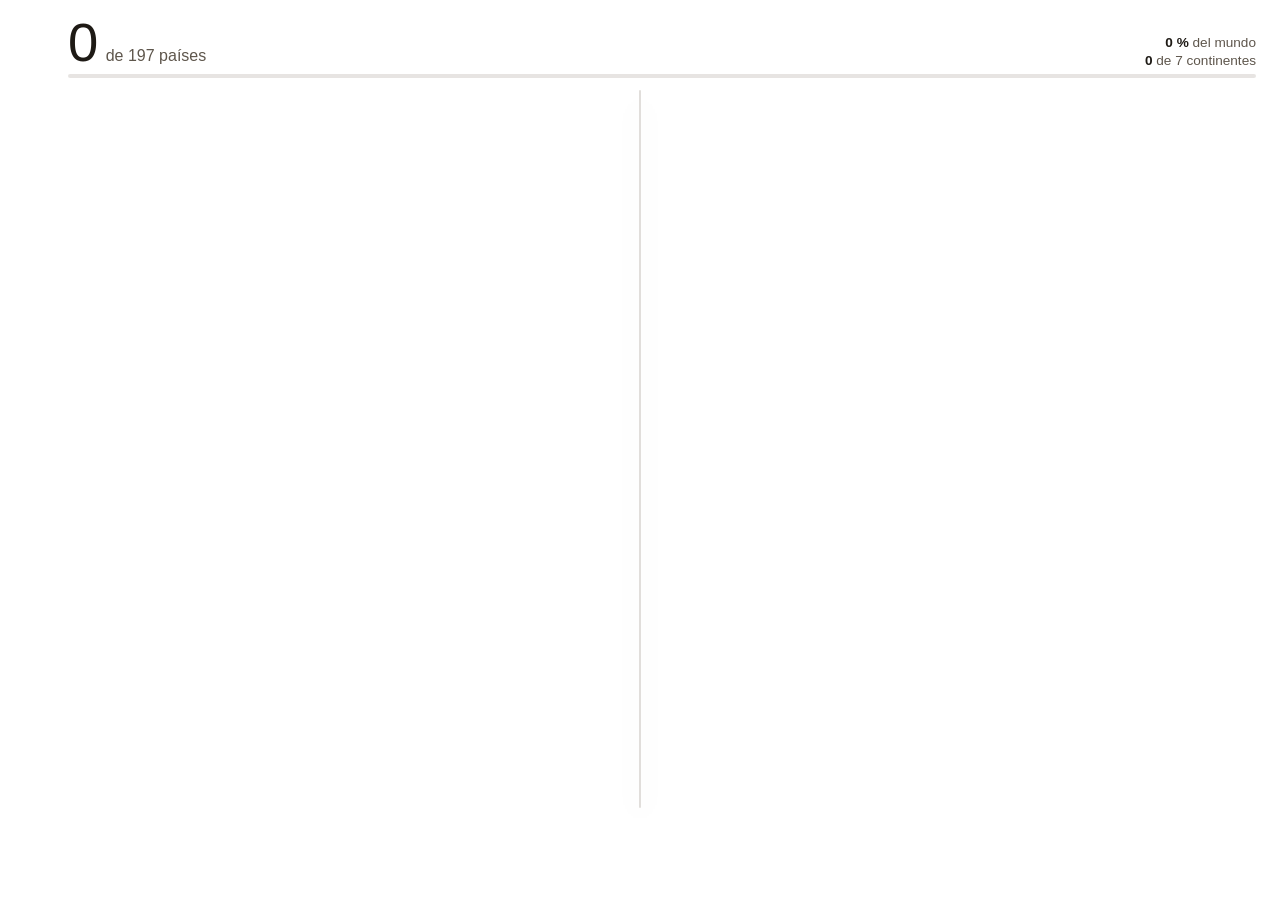
<file: app/viajes/index.html>
<!doctype html>
<html lang="es">
<head>
<meta charset="utf-8">
<meta name="viewport" content="width=device-width, initial-scale=1, viewport-fit=cover">
<title>Huella</title>
<meta name="description" content="Tu mapa de viajes: países visitados, viajes y estadísticas, guardados en tu dispositivo.">
<meta name="theme-color" content="#F6F1E7">
<link rel="stylesheet" href="css/styles.css">
<link rel="stylesheet" href="embed.css">
<script src="embed.js"></script>
</head>
<body>
<svg width="0" height="0" class="defs" aria-hidden="true"><defs>
  <clipPath id="huella-globe"><circle cx="256" cy="256" r="136"/></clipPath>
  <symbol id="huella-mark" viewBox="40 40 432 432">
    <path transform="rotate(-24 256 256)" d="M60 256A196 76 0 0 1 452 256" fill="none" stroke="var(--route)" stroke-width="10" stroke-dasharray="2 22" stroke-linecap="round"/>
    <circle cx="256" cy="256" r="136" fill="var(--visited)"/>
    <g clip-path="url(#huella-globe)" fill="none" stroke="var(--paper)" stroke-width="6" opacity=".85">
      <ellipse cx="256" cy="256" rx="48" ry="136"/><ellipse cx="256" cy="256" rx="104" ry="136"/>
      <path d="M256 120V392M120 256H392M134 190C200 214 312 214 378 190M134 322C200 298 312 298 378 322"/>
    </g>
    <g transform="rotate(-24 256 256)"><path d="M60 256A196 76 0 0 0 452 256" fill="none" stroke="var(--route)" stroke-width="12" stroke-linecap="round"/><path transform="translate(452 248) rotate(-8) scale(1.15)" fill="var(--ink)" d="M0 -34C5 -34 7 -26 7 -18L7 -8L38 12L38 20L7 10L7 26L16 33L16 39L0 34L-16 39L-16 33L-7 26L-7 10L-38 20L-38 12L-7 -8L-7 -18C-7 -26 -5 -34 0 -34Z"/></g>
  </symbol>
</defs></svg>
<div id="splash" role="status" aria-label="Cargando Huella">
  <svg class="logo" viewBox="40 40 432 432" aria-hidden="true">
    <path class="route-back" transform="rotate(-24 256 256)" d="M60 256A196 76 0 0 1 452 256" fill="none" stroke="var(--route)" stroke-width="10" stroke-dasharray="2 22" stroke-linecap="round"/>
    <g class="globe"><circle cx="256" cy="256" r="136" fill="var(--visited)"/>
    <g clip-path="url(#huella-globe)" fill="none" stroke="var(--paper)" stroke-width="6" opacity=".85">
      <ellipse cx="256" cy="256" rx="48" ry="136"/><ellipse cx="256" cy="256" rx="104" ry="136"/>
      <path d="M256 120V392M120 256H392M134 190C200 214 312 214 378 190M134 322C200 298 312 298 378 322"/>
    </g></g>
    <g transform="rotate(-24 256 256)"><path class="route" pathLength="1" d="M60 256A196 76 0 0 0 452 256" fill="none" stroke="var(--route)" stroke-width="12" stroke-linecap="round"/><path class="plane" transform="translate(452 248) rotate(-8) scale(1.15)" fill="var(--ink)" d="M0 -34C5 -34 7 -26 7 -18L7 -8L38 12L38 20L7 10L7 26L16 33L16 39L0 34L-16 39L-16 33L-7 26L-7 10L-38 20L-38 12L-7 -8L-7 -18C-7 -26 -5 -34 0 -34Z"/></g>
  </svg>
  <strong>Huella</strong>
  <span>Tu mapa de viajes</span>
</div>
<div id="app">
  <nav class="nav" aria-label="Secciones">
    <span class="brand"><svg class="logo" viewBox="40 40 432 432" aria-hidden="true"><use href="#huella-mark"/></svg>Huella</span>
    <a href="#/mapa" data-tab="mapa"><svg viewBox="0 0 24 24" aria-hidden="true"><path d="M9 4 3 6.5v13L9 17l6 3 6-2.5v-13L15 7 9 4Zm0 0v13m6-10v13"/></svg><span>Mapa</span></a>
    <a href="#/viajes" data-tab="viajes"><svg viewBox="0 0 24 24" aria-hidden="true"><path d="M4 7h16v12H4zM9 7V4.5h6V7"/></svg><span>Viajes</span></a>
    <a href="#/paises" data-tab="paises"><svg viewBox="0 0 24 24" aria-hidden="true"><path d="M5 21V4m0 1h12l-2.5 4 2.5 4H5"/></svg><span>Países</span></a>
    <a href="#/resumen" data-tab="resumen"><svg viewBox="0 0 24 24" aria-hidden="true"><path d="M5 20v-7m7 7V4m7 16V9"/></svg><span>Resumen</span></a>
  </nav>
  <main>
    <section id="view-mapa" class="view view-map" aria-label="Mapa">
      <header class="hero" id="hero"></header>
      <div class="map-panel" id="map-panel">
        <div class="map-search">
          <input id="map-search" type="search" placeholder="Buscar país" aria-label="Buscar país" autocomplete="off">
          <ul id="map-results" class="results" hidden></ul>
        </div>
        <div id="map" class="map"></div>
        <div class="map-tip" id="map-tip" hidden></div>
        <div class="zoom">
          <button id="zoom-in" aria-label="Acercar">+</button>
          <button id="zoom-out" aria-label="Alejar">−</button>
          <button id="zoom-fit" aria-label="Ver el mapa entero"><svg viewBox="0 0 24 24" aria-hidden="true"><path d="M4 9V4h5m6 0h5v5m0 6v5h-5m-6 0H4v-5"/></svg></button>
        </div>
        <div class="legend" id="legend"></div>
      </div>
    </section>
    <section id="view-viajes" class="view" aria-label="Viajes" hidden></section>
    <section id="view-paises" class="view" aria-label="Países" hidden></section>
    <section id="view-resumen" class="view" aria-label="Resumen" hidden></section>
  </main>
</div>
<dialog id="sheet" class="sheet" aria-label="Detalle"><div id="sheet-body"></div></dialog>
<dialog id="confirm" class="confirm">
  <p id="confirm-text"></p>
  <div class="row-end">
    <button class="btn" id="confirm-no">Cancelar</button>
    <button class="btn danger" id="confirm-yes">Confirmar</button>
  </div>
</dialog>
<div id="toast" class="toast" role="status" hidden></div>
<script type="module" src="js/app.js"></script>
</body>
</html>
</file>
<file: app/css/styles.css>
/* Tema claro y cálido (por defecto). */
:root {
  --bg: #d8ccbc;
  --surface: rgba(255, 255, 255, 0.46);
  --surface-2: rgba(255, 255, 255, 0.5);
  --surface-3: rgba(70, 52, 34, 0.13);
  --glass-strong: rgba(255, 255, 255, 0.62);
  --header-bg: rgba(232, 222, 208, 0.62);
  --sheet: rgba(244, 238, 229, 0.94);
  --border: rgba(255, 255, 255, 0.62);
  --card-shadow: 0 10px 30px rgba(70, 52, 34, 0.13), inset 0 1px 0 rgba(255, 255, 255, 0.55);
  --text: #1e1a15;
  --on-text: #fff;
  --pill-bg: #fff;
  --pill-text: #1e1a15;
  --muted: #5e564c;
  --faint: rgba(70, 52, 34, 0.32);
  --dot-miss: rgba(70, 52, 34, 0.24);
  --dot-glow: none;
  --accent: #0d7f5f;
  --orange: #bb6c00;
  --green: #0f8a66;
  --red: #c93c36;
  --xp: #cf5a0c;
  --scrim: rgba(45, 34, 22, 0.38);
  --status-scrim: rgba(60, 46, 32, 0.62);
  --radius: 22px;
  --safe-top: env(safe-area-inset-top, 0px);
  --safe-bottom: env(safe-area-inset-bottom, 0px);
  --wallpaper:
    radial-gradient(60% 34% at 14% 8%, #f4ece0 0%, transparent 72%),
    radial-gradient(52% 30% at 88% 16%, #a98a68 0%, transparent 72%),
    radial-gradient(70% 28% at 50% 42%, #8d8177 0%, transparent 74%),
    radial-gradient(70% 34% at 12% 72%, #efe6d8 0%, transparent 70%),
    radial-gradient(66% 34% at 92% 82%, #b08c62 0%, transparent 72%),
    linear-gradient(180deg, #ded3c4 0%, #cdbda8 100%);
  color-scheme: light;
}

:root[data-wallpaper="sand"] {
  --wallpaper:
    radial-gradient(70% 36% at 20% 12%, #f7f0e4 0%, transparent 72%),
    radial-gradient(60% 34% at 84% 60%, #e2d3bb 0%, transparent 72%),
    linear-gradient(180deg, #ece3d4 0%, #dccfba 100%);
}

:root[data-wallpaper="sage"] {
  --wallpaper:
    radial-gradient(64% 34% at 16% 10%, #eef0e2 0%, transparent 72%),
    radial-gradient(60% 32% at 88% 34%, #92a58c 0%, transparent 72%),
    radial-gradient(70% 32% at 16% 78%, #e3e6d3 0%, transparent 70%),
    radial-gradient(62% 32% at 90% 90%, #a8ad86 0%, transparent 72%),
    linear-gradient(180deg, #d6dbc8 0%, #bcc4ab 100%);
}

/* Tema oscuro: el mismo cristal sobre fondo oscuro. */
:root[data-theme="dark"] {
  --bg: #12100d;
  --surface: rgba(255, 255, 255, 0.075);
  --surface-2: rgba(255, 255, 255, 0.09);
  --surface-3: rgba(255, 255, 255, 0.14);
  --glass-strong: rgba(48, 43, 37, 0.72);
  --header-bg: rgba(22, 19, 16, 0.62);
  --sheet: rgba(34, 30, 26, 0.95);
  --border: rgba(255, 255, 255, 0.11);
  --card-shadow: 0 10px 30px rgba(0, 0, 0, 0.35), inset 0 1px 0 rgba(255, 255, 255, 0.07);
  --text: #f6f1e9;
  --on-text: #17140f;
  --pill-bg: #f6f1e9;
  --pill-text: #17140f;
  --muted: #b6ac9e;
  --faint: rgba(255, 255, 255, 0.3);
  --dot-miss: rgba(255, 255, 255, 0.2);
  --dot-glow: 0 0 6px rgba(255, 255, 255, 0.45);
  --accent: #41d6a7;
  --orange: #f5ab3c;
  --green: #41d6a7;
  --red: #ff7a72;
  --xp: #ff8a3c;
  --scrim: rgba(0, 0, 0, 0.55);
  --status-scrim: transparent;
  --wallpaper:
    radial-gradient(60% 34% at 14% 8%, #4b4034 0%, transparent 72%),
    radial-gradient(52% 30% at 88% 22%, #3a2a1c 0%, transparent 72%),
    radial-gradient(70% 34% at 14% 76%, #322a22 0%, transparent 70%),
    radial-gradient(66% 34% at 92% 84%, #47331f 0%, transparent 72%),
    linear-gradient(180deg, #1c1814 0%, #120f0c 100%);
  color-scheme: dark;
}

:root[data-theme="dark"][data-wallpaper="sage"] {
  --wallpaper:
    radial-gradient(60% 34% at 14% 8%, #3a4436 0%, transparent 72%),
    radial-gradient(66% 34% at 92% 84%, #2f3a2c 0%, transparent 72%),
    linear-gradient(180deg, #171a15 0%, #0f110e 100%);
}

* { box-sizing: border-box; -webkit-tap-highlight-color: transparent; }

html, body {
  margin: 0;
  background: var(--bg);
  color: var(--text);
  font-family: -apple-system, BlinkMacSystemFont, "SF Pro Text", "Segoe UI", Roboto, sans-serif;
  font-size: 16px;
  -webkit-font-smoothing: antialiased;
  overscroll-behavior-y: none;
}

body { min-height: 100dvh; background: transparent; }
html { background: var(--bg); }

/* Fondo difuminado: se queda fijo y el cristal de las tarjetas lo deja ver. */
body::before {
  content: '';
  position: fixed;
  inset: 0;
  z-index: -1;
  background: var(--wallpaper);
  background-size: cover;
  background-position: center;
}

/* La foto se amplía un poco para que el desenfoque no deje ver sus bordes. */
:root[data-photo] body::before {
  background-image: var(--photo);
  filter: blur(18px) saturate(1.1);
  transform: scale(1.1);
}

/* En iPhone los iconos de la barra de estado son blancos: necesitan contraste. */
body::after {
  content: '';
  position: fixed;
  top: 0;
  left: 0;
  right: 0;
  height: var(--safe-top);
  z-index: 40;
  background: var(--status-scrim);
  pointer-events: none;
}

button {
  font: inherit;
  color: inherit;
  background: none;
  border: 0;
  padding: 0;
  cursor: pointer;
}

input { font: inherit; color: inherit; }

#app {
  max-width: 520px;
  margin: 0 auto;
  padding: calc(var(--safe-top) + 16px) 16px calc(var(--safe-bottom) + 110px);
}

#app.no-tabbar { padding-bottom: calc(var(--safe-bottom) + 32px); }

/* ---------- Cabeceras ---------- */

.page-header {
  display: flex;
  align-items: center;
  justify-content: space-between;
  margin: 8px 0 20px;
}

.page-title { font-size: 34px; font-weight: 700; letter-spacing: -0.5px; margin: 0; }

.nav-header {
  display: grid;
  grid-template-columns: 48px 1fr 48px;
  align-items: center;
  margin: 4px 0 20px;
}

.nav-header h1 { font-size: 17px; font-weight: 600; text-align: center; margin: 0; }

.icon-btn {
  width: 44px;
  height: 44px;
  border-radius: 50%;
  display: grid;
  place-items: center;
  background: var(--surface-2);
  border: 1px solid var(--border);
}

.icon-btn.danger { color: var(--red); }
.icon-btn.emoji { font-size: 22px; }

.btn-group {
  display: flex;
  background: var(--surface-2);
  border: 1px solid var(--border);
  border-radius: 999px;
  padding: 0 4px;
}

.btn-group button { width: 44px; height: 44px; display: grid; place-items: center; }
.btn-group button.on { color: var(--accent); }

/* ---------- Tarjetas ---------- */

.card {
  background: var(--surface);
  border: 1px solid var(--border);
  border-radius: var(--radius);
  padding: 16px;
}

.stack { display: flex; flex-direction: column; gap: 12px; }
.muted { color: var(--muted); }
.small { font-size: 13px; }

.empty {
  text-align: center;
  padding: 48px 24px;
  color: var(--muted);
}

.empty .big { font-size: 48px; margin-bottom: 12px; }

.primary-btn {
  display: inline-flex;
  align-items: center;
  justify-content: center;
  gap: 8px;
  background: var(--text);
  color: var(--on-text);
  font-weight: 600;
  border-radius: 999px;
  padding: 12px 22px;
  margin-top: 16px;
}

/* ---------- Barra de pestañas ---------- */

.tabbar {
  position: fixed;
  left: 50%;
  bottom: calc(var(--safe-bottom) + 12px);
  transform: translateX(-50%);
  width: min(calc(100% - 32px), 488px);
  display: grid;
  grid-template-columns: repeat(4, 1fr);
  padding: 6px;
  background: var(--glass-strong);
  backdrop-filter: blur(20px);
  -webkit-backdrop-filter: blur(20px);
  border: 1px solid var(--border);
  border-radius: 999px;
  z-index: 10;
}

.tabbar.hidden { display: none; }

.tab {
  display: flex;
  flex-direction: column;
  align-items: center;
  gap: 2px;
  padding: 7px 0 6px;
  border-radius: 999px;
  font-size: 11px;
  font-weight: 500;
  color: var(--text);
  text-decoration: none;
}

.tab.active { background: var(--surface-3); color: var(--accent); }

/* ---------- Lista de hábitos ---------- */

.habit-card { display: block; text-decoration: none; color: inherit; }

.habit-card .top { display: flex; align-items: center; gap: 12px; }
.habit-card .emoji { font-size: 22px; width: 28px; text-align: center; }
.habit-card .name { flex: 1; font-size: 17px; font-weight: 500; }

.habit-card .meta {
  display: flex;
  justify-content: space-between;
  align-items: flex-end;
  margin-top: 14px;
}

.habit-card .count { font-size: 22px; font-weight: 600; }
.habit-card .streak { font-size: 13px; color: var(--muted); }
.habit-total { font-size: 13px; color: var(--muted); margin-top: 10px; }
.habit-total b { color: var(--text); font-weight: 600; }

.progress {
  height: 4px;
  background: var(--surface-3);
  border-radius: 4px;
  margin-top: 10px;
  overflow: hidden;
}

.progress > div { height: 100%; background: var(--text); border-radius: 4px; transition: width 0.25s; }

.check {
  width: 30px;
  height: 30px;
  border-radius: 50%;
  border: 2px solid var(--text);
  display: grid;
  place-items: center;
  flex-shrink: 0;
  position: relative;
}

.check svg { width: 18px; height: 18px; }
.check.done { background: var(--text); color: var(--on-text); }

/* Anillo de progreso parcial (hábitos de varias veces al día) */
.check.partial { border-color: var(--faint); }
.check.partial::after {
  content: attr(data-count);
  font-size: 12px;
  font-weight: 600;
}

/* ---------- Cuadrícula de hábitos ---------- */

.month-nav {
  display: flex;
  align-items: center;
  justify-content: space-between;
  background: var(--surface);
  border: 1px solid var(--border);
  border-radius: 999px;
  padding: 6px;
  margin-bottom: 14px;
}

.month-nav span { font-weight: 600; }

.month-nav button {
  width: 36px;
  height: 36px;
  border-radius: 50%;
  display: grid;
  place-items: center;
}

.month-nav button:disabled { opacity: 0.25; }

.habit-grid { display: grid; grid-template-columns: 1fr 1fr; gap: 12px; }

.habit-tile .top { display: flex; align-items: center; gap: 10px; margin-bottom: 14px; }
.habit-tile .name { font-weight: 500; overflow: hidden; text-overflow: ellipsis; white-space: nowrap; }

.dots { display: grid; grid-template-columns: repeat(7, 1fr); grid-auto-rows: 12px; gap: 4px; place-items: center; }
.dot { width: 6px; height: 6px; border-radius: 50%; background: var(--dot-miss); }
.dot.done { width: 11px; height: 11px; background: var(--text); box-shadow: var(--dot-glow); }
.dot.future { width: 4px; height: 4px; background: var(--surface-3); }
.dot.blank { background: transparent; }

/* ---------- Detalle ---------- */

.stat-row { display: grid; grid-template-columns: repeat(3, 1fr); gap: 10px; }

.stat {
  background: var(--surface);
  border: 1px solid var(--border);
  border-radius: var(--radius);
  padding: 14px 6px;
  text-align: center;
}

.stat .ico { font-size: 22px; }
.stat .val { font-size: 17px; font-weight: 600; margin-top: 4px; }
.stat .lbl { font-size: 12px; color: var(--muted); margin-top: 2px; }

.row-card { display: flex; align-items: center; gap: 12px; }
.row-card .bubble {
  width: 40px;
  height: 40px;
  border-radius: 50%;
  background: var(--surface-2);
  display: grid;
  place-items: center;
  font-size: 20px;
  flex-shrink: 0;
}
.row-card .grow { flex: 1; }

.calendar h3 { margin: 0 0 4px; font-size: 20px; }

.cal-head {
  display: flex;
  align-items: center;
  justify-content: space-between;
  margin: 16px 0 12px;
}

.cal-head span { font-weight: 600; }

.cal-head button {
  width: 40px;
  height: 40px;
  border-radius: 50%;
  background: var(--surface-2);
  display: grid;
  place-items: center;
}

.cal-head button:disabled { opacity: 0.25; }

.cal-grid { display: grid; grid-template-columns: repeat(7, 1fr); gap: 8px 4px; text-align: center; }
.cal-grid .wd { font-size: 12px; color: var(--muted); padding-bottom: 6px; }

.cal-day {
  width: 38px;
  height: 38px;
  margin: 0 auto;
  border-radius: 50%;
  display: grid;
  place-items: center;
  font-size: 14px;
  font-weight: 500;
  background: var(--surface-2);
  position: relative;
}

.cal-day.done { background: var(--text); color: var(--on-text); }
.cal-day.partial { box-shadow: inset 0 0 0 2px var(--text); }
.cal-day.today { outline: 2px solid var(--accent); outline-offset: 2px; }
.cal-day:disabled { opacity: 0.3; cursor: default; }

.action-row { display: grid; grid-template-columns: 1fr 1fr; gap: 12px; }

.action-btn {
  background: var(--surface);
  border: 1px solid var(--border);
  border-radius: var(--radius);
  padding: 16px;
  display: flex;
  flex-direction: column;
  align-items: center;
  gap: 6px;
  font-weight: 500;
}

.action-btn .ico { font-size: 22px; }
.action-btn.danger { color: var(--red); }

/* ---------- Formulario ---------- */

.name-row { display: flex; gap: 12px; }

.emoji-btn {
  width: 60px;
  height: 60px;
  flex-shrink: 0;
  border-radius: var(--radius);
  background: var(--surface);
  border: 1px solid var(--border);
  font-size: 28px;
}

.text-input {
  flex: 1;
  min-width: 0;
  background: var(--surface);
  border: 1px solid var(--border);
  border-radius: var(--radius);
  padding: 0 18px;
  font-size: 17px;
  outline: none;
}

.text-input:focus { border-color: var(--faint); }

.label { font-size: 17px; font-weight: 600; margin-bottom: 12px; }

.segmented { display: grid; grid-template-columns: repeat(3, 1fr); gap: 6px; }

.segmented button {
  padding: 9px 0;
  border-radius: 999px;
  background: var(--surface-2);
  font-size: 14px;
  font-weight: 600;
}

.segmented button.on { background: var(--text); color: var(--on-text); }

.stepper {
  display: flex;
  align-items: center;
  justify-content: space-between;
  margin-top: 14px;
}

.stepper .controls { display: flex; align-items: center; gap: 14px; }
.stepper .controls button {
  width: 34px;
  height: 34px;
  border-radius: 50%;
  background: var(--surface-2);
  display: grid;
  place-items: center;
}
.stepper .controls button:disabled { opacity: 0.3; }
.stepper .controls svg { width: 18px; height: 18px; }
.stepper .num { min-width: 20px; text-align: center; font-weight: 600; font-size: 17px; }

/* ---------- Hojas inferiores ---------- */

.sheet-backdrop {
  position: fixed;
  inset: 0;
  background: var(--scrim);
  z-index: 50;
  display: flex;
  align-items: flex-end;
  justify-content: center;
  animation: fade 0.2s;
}

.sheet {
  width: 100%;
  max-width: 520px;
  max-height: 80dvh;
  overflow-y: auto;
  background: var(--surface);
  border-radius: 24px 24px 0 0;
  padding: 10px 16px calc(var(--safe-bottom) + 20px);
  animation: slide-up 0.25s ease-out;
}

.sheet .grabber { width: 40px; height: 5px; border-radius: 3px; background: var(--faint); margin: 0 auto 14px; }
.sheet h2 { font-size: 17px; text-align: center; margin: 0 0 16px; }

.emoji-grid { display: grid; grid-template-columns: repeat(8, 1fr); gap: 4px; }
.emoji-grid button { font-size: 26px; padding: 6px 0; border-radius: 12px; }
.emoji-grid button.on { background: var(--surface-3); }

.option-list { display: flex; flex-direction: column; gap: 6px; }
.option-list button {
  display: flex;
  align-items: center;
  gap: 12px;
  padding: 12px 14px;
  border-radius: 14px;
  background: var(--surface-2);
  text-align: left;
}
.option-list button .grow { flex: 1; }
.option-list button.on { box-shadow: inset 0 0 0 2px var(--text); }

.section-title { font-size: 20px; font-weight: 600; margin: 28px 0 12px; }

.section-head { display: flex; align-items: center; justify-content: space-between; }

.link-btn {
  display: inline-flex;
  align-items: center;
  gap: 2px;
  font-size: 14px;
  font-weight: 600;
  margin-top: 16px;
}

/* ---------- Tareas ---------- */

.prio {
  width: 22px;
  height: 22px;
  border-radius: 50%;
  display: inline-grid;
  place-items: center;
  color: var(--on-text);
  flex-shrink: 0;
}

.prio svg { stroke-width: 3; }
.prio.high { background: var(--orange); }
.prio.normal { background: var(--accent); }
.prio.low { background: var(--green); }

.overview .ov-row { display: grid; grid-template-columns: repeat(3, 1fr); margin-top: 10px; }

.ov-item {
  display: flex;
  flex-direction: column;
  align-items: center;
  gap: 2px;
  padding: 4px 0;
}

.ov-item + .ov-item { border-left: 1px solid var(--border); }
.ov-val { font-size: 28px; font-weight: 600; }
.ov-val.overdue { color: var(--red); }
.ov-lbl { font-size: 12px; color: var(--muted); }

.prio-cards { display: grid; grid-template-columns: repeat(3, 1fr); gap: 10px; margin-top: 12px; }

.prio-card {
  --c: var(--accent);
  display: flex;
  flex-direction: column;
  align-items: center;
  padding: 12px 10px 12px;
  border-radius: var(--radius);
  border: 1px solid var(--border);
  background:
    radial-gradient(120% 90% at 50% 120%, color-mix(in srgb, var(--c) 55%, transparent), transparent 70%),
    var(--surface);
}

.prio-card.high { --c: var(--orange); }
.prio-card.low { --c: var(--green); }

.prio-card-top { display: flex; justify-content: space-between; align-items: center; width: 100%; color: var(--muted); }
.prio-count { font-size: 32px; font-weight: 700; margin: 4px 0 6px; }

.prio-pill {
  font-size: 11px;
  font-weight: 600;
  padding: 3px 10px;
  border-radius: 999px;
  background: var(--surface-2);
  border: 1px solid var(--border);
}

.todo-row { display: flex; align-items: center; gap: 12px; padding: 12px 14px; }
.todo-row .grow { flex: 1; min-width: 0; }
.todo-title { font-size: 16px; font-weight: 500; overflow-wrap: anywhere; }
.todo-row.done .todo-title { text-decoration: line-through; color: var(--muted); }
.todo-row.done .prio { opacity: 0.4; }

.todo-date {
  display: inline-flex;
  align-items: center;
  gap: 4px;
  font-size: 13px;
  color: var(--muted);
  margin-top: 2px;
}

.todo-date.overdue { color: var(--red); }

.prio-seg { display: inline-flex; align-items: center; justify-content: center; gap: 6px; }
.prio-seg .prio { width: 18px; height: 18px; }
.prio-seg .prio svg { width: 11px; height: 11px; }

.date-row {
  display: flex;
  align-items: center;
  justify-content: space-between;
  margin-top: 14px;
}

.date-row input {
  background: var(--surface-2);
  border: 0;
  border-radius: 10px;
  padding: 8px 10px;
}

.notes {
  width: 100%;
  background: var(--surface-2);
  border: 0;
  border-radius: 12px;
  padding: 12px;
  font: inherit;
  color: inherit;
  resize: vertical;
  outline: none;
}

/* ---------- Hoy ---------- */

.check:disabled { opacity: 0.25; cursor: default; }

.week-card {
  display: flex;
  align-items: center;
  gap: 8px;
  padding: 10px 10px 8px 14px;
  margin-top: 4px;
}

.wk-month {
  display: flex;
  flex-direction: column;
  font-size: 12px;
  font-weight: 700;
  line-height: 1.3;
  min-width: 34px;
}

.wk-days { flex: 1; display: grid; grid-template-columns: repeat(7, 1fr); touch-action: pan-y; }

.wk-day {
  display: flex;
  flex-direction: column;
  align-items: center;
  padding: 6px 0 4px;
  border-radius: 12px;
}

.wk-day.on { background: var(--surface-3); }
.wk-day.future { color: var(--muted); }
.wk-name { font-size: 11px; color: var(--muted); }
.wk-day.on .wk-name { color: var(--text); font-weight: 600; }
.wk-num { font-size: 17px; font-weight: 600; margin-top: 2px; }
.wk-dot { width: 4px; height: 4px; border-radius: 50%; background: var(--red); margin-top: 3px; }
.wk-dot.none { background: transparent; }

.ring { position: relative; width: 50px; height: 50px; flex-shrink: 0; }
.ring svg circle { transition: stroke-dashoffset 0.4s; }
.ring span {
  position: absolute;
  inset: 0;
  display: grid;
  place-items: center;
  font-size: 14px;
  font-weight: 700;
}

.back-today {
  display: inline-flex;
  align-items: center;
  gap: 2px;
  font-size: 14px;
  font-weight: 600;
  color: var(--accent);
  margin-top: 12px;
}

.mood-card { position: relative; text-align: center; margin-top: 14px; padding: 16px 12px; }
.mood-title { font-weight: 500; margin-bottom: 12px; }
.mood-faces { display: flex; justify-content: center; gap: 10px; }

.mood-face {
  width: 50px;
  height: 50px;
  border-radius: 50%;
  background: var(--surface-2);
  font-size: 28px;
  transition: transform 0.15s, opacity 0.15s;
}

.mood-face.on { background: var(--surface-3); box-shadow: inset 0 0 0 2px var(--text); transform: scale(1.08); }
.mood-face.dim { opacity: 0.35; }

.mood-close {
  position: absolute;
  top: 10px;
  left: 10px;
  width: 30px;
  height: 30px;
  border-radius: 50%;
  background: var(--surface-2);
  color: var(--red);
  display: grid;
  place-items: center;
}

.mood-close svg { width: 16px; height: 16px; }

.pill {
  display: inline-block;
  font-size: 12px;
  font-weight: 600;
  color: var(--muted);
  background: var(--surface-2);
  border-radius: 999px;
  padding: 3px 9px;
  vertical-align: middle;
  margin-left: 4px;
}

.today-habit { display: flex; align-items: center; gap: 12px; padding: 14px; }
.today-habit .emoji { font-size: 20px; width: 26px; text-align: center; }
.today-habit .grow { flex: 1; display: flex; flex-direction: column; min-width: 0; }
.today-habit .name { font-size: 16px; font-weight: 500; }

.empty.small { padding: 20px; }

.fab {
  position: fixed;
  right: max(20px, calc(50% - 240px));
  bottom: calc(var(--safe-bottom) + 92px);
  width: 56px;
  height: 56px;
  border-radius: 50%;
  background: var(--text);
  color: var(--on-text);
  display: grid;
  place-items: center;
  box-shadow: 0 6px 24px rgba(0, 0, 0, 0.5);
  z-index: 9;
}

/* ---------- Estadísticas ---------- */

.chart-head { display: flex; justify-content: space-between; align-items: flex-start; }
.chart-title { font-size: 20px; font-weight: 600; }

.pager { display: flex; gap: 6px; }
.pager button {
  width: 34px;
  height: 34px;
  border-radius: 50%;
  background: var(--surface-2);
  display: grid;
  place-items: center;
}
.pager button:disabled { opacity: 0.25; }

.chart-wrap { position: relative; height: 110px; margin-top: 14px; }
.chart { display: block; width: 100%; height: 100%; }
.chart-dots { position: absolute; inset: 0; pointer-events: none; }
.chart-dots span {
  position: absolute;
  width: 8px;
  height: 8px;
  margin: -4px 0 0 -4px;
  border-radius: 50%;
  background: var(--text);
}

.chart-labels {
  display: grid;
  grid-template-columns: repeat(7, 1fr);
  text-align: center;
  font-size: 12px;
  color: var(--muted);
  margin-top: 6px;
}

.chart-labels div { display: flex; flex-direction: column; gap: 2px; }
.chart-labels b { color: var(--text); font-weight: 500; }
.chart-labels .today span { color: var(--accent); font-weight: 600; }

.mood-stats { display: grid; grid-template-columns: repeat(3, 1fr); gap: 8px; margin-bottom: 14px; }
.mood-stats div {
  background: var(--surface-2);
  border-radius: 14px;
  padding: 10px 4px;
  display: flex;
  flex-direction: column;
  align-items: center;
  gap: 2px;
}
.mood-stats b { font-size: 20px; }
.mood-stats span { font-size: 12px; color: var(--muted); }

.mood-grid { display: grid; grid-template-columns: repeat(7, 1fr); gap: 5px; text-align: center; }
.mood-grid .wd { font-size: 12px; color: var(--muted); padding-bottom: 4px; }

.mood-day {
  aspect-ratio: 0.85;
  border-radius: 10px;
  background: var(--surface-2);
  display: flex;
  flex-direction: column;
  align-items: center;
  justify-content: flex-start;
  padding-top: 4px;
  font-size: 11px;
  color: var(--muted);
}

.mood-day i { font-style: normal; font-size: 20px; line-height: 1.2; }
.mood-day.today { box-shadow: inset 0 0 0 1.5px var(--text); color: var(--text); }
.mood-day.future { opacity: 0.4; }

.sum-row { display: flex; align-items: center; gap: 12px; }
.sum-row .emoji { font-size: 20px; width: 26px; text-align: center; }
.sum-row .grow { flex: 1; min-width: 0; }
.sum-top { display: flex; justify-content: space-between; gap: 8px; }
.sum-row .progress { margin-top: 6px; }

.heatmap {
  display: flex;
  gap: 3px;
  overflow-x: auto;
  margin-top: 12px;
  padding-bottom: 4px;
  scrollbar-width: none;
}

.heatmap::-webkit-scrollbar { display: none; }
.hm-col { display: flex; flex-direction: column; gap: 3px; }
.hm-month { height: 14px; font-size: 10px; color: var(--muted); white-space: nowrap; width: 11px; overflow: visible; }

.hm-cell { width: 11px; height: 11px; border-radius: 3px; background: var(--surface-2); flex-shrink: 0; }
.hm-cell.future { background: transparent; }
.hm-cell.l1 { background: color-mix(in srgb, var(--text) 25%, transparent); }
.hm-cell.l2 { background: color-mix(in srgb, var(--text) 45%, transparent); }
.hm-cell.l3 { background: color-mix(in srgb, var(--text) 70%, transparent); }
.hm-cell.l4 { background: var(--text); }

.hm-legend { display: flex; align-items: center; justify-content: flex-end; gap: 3px; margin-top: 8px; }
.hm-legend .hm-cell { display: inline-block; }

/* Barras de evolución mensual */
.bars { display: grid; grid-template-columns: repeat(6, 1fr); gap: 8px; align-items: end; height: 150px; margin-top: 14px; }
.bar { display: flex; flex-direction: column; align-items: center; justify-content: flex-end; height: 100%; gap: 4px; }
.bar .val { font-size: 12px; font-weight: 600; }
.bar .fill { width: 100%; max-width: 34px; border-radius: 8px 8px 4px 4px; background: var(--text); min-height: 3px; }
.bar.current .fill { background: var(--accent); }
.bar .lbl { font-size: 12px; color: var(--muted); }

/* Días de la semana */
.wd-row.wide { grid-template-columns: 34px 1fr 74px; }
.wd-row { display: grid; grid-template-columns: 34px 1fr 40px; align-items: center; gap: 10px; font-size: 14px; }
.wd-row .progress { margin-top: 0; height: 8px; }
.wd-row.best .progress > div { background: var(--green); }
.wd-row.worst .progress > div { background: var(--red); }
.wd-row .pct { text-align: right; color: var(--muted); font-size: 13px; }

/* Ánimo según hábitos */
.mh-row { display: flex; align-items: center; gap: 12px; }
.mh-row .emoji { font-size: 20px; width: 26px; text-align: center; }
.mh-row .grow { flex: 1; min-width: 0; }
.mh-diff { font-weight: 700; font-size: 15px; min-width: 44px; text-align: right; }
.mh-diff.up { color: var(--green); }
.mh-diff.down { color: var(--red); }

/* ---------- Modo juego ---------- */

.seg-sub { display: block; font-size: 11px; font-weight: 500; opacity: 0.7; }

.xp-bar {
  width: 100%;
  display: flex;
  align-items: center;
  gap: 10px;
  padding: 10px 14px;
  margin: 4px 0 10px;
  background: var(--surface);
  border: 1px solid color-mix(in srgb, var(--xp) 30%, var(--border));
  border-radius: 999px;
}

.xp-level { font-weight: 700; font-size: 14px; color: var(--xp); white-space: nowrap; }
.xp-num { font-size: 12px; color: var(--muted); white-space: nowrap; }

.xp-track { flex: 1; height: 6px; border-radius: 6px; background: var(--surface-3); overflow: hidden; display: block; }
.xp-track > span { display: block; height: 100%; background: var(--xp); border-radius: 6px; transition: width 0.4s; }
.xp-track.big { height: 10px; margin: 10px 0 6px; }

.level-card { display: flex; align-items: center; gap: 16px; }

.level-badge {
  width: 84px;
  height: 84px;
  border-radius: 20px;
  background: var(--xp);
  color: var(--on-text);
  display: flex;
  flex-direction: column;
  align-items: center;
  justify-content: center;
  flex-shrink: 0;
  box-shadow: 0 6px 24px color-mix(in srgb, var(--xp) 40%, transparent);
}

.level-badge b { font-size: 36px; line-height: 1; }
.level-badge span { font-size: 11px; font-weight: 700; letter-spacing: 1px; margin-top: 2px; }
.level-card .grow { flex: 1; min-width: 0; }
.level-total { font-size: 24px; font-weight: 700; }

.class-card { display: flex; align-items: center; gap: 14px; }
.class-emoji { font-size: 40px; }
.class-card .grow { flex: 1; }
.class-name { font-size: 20px; font-weight: 700; margin: 2px 0; }

.radar { display: block; width: 100%; max-width: 260px; margin: 0 auto; }

.attr-row { display: grid; grid-template-columns: 24px 110px 1fr 40px; align-items: center; gap: 8px; font-size: 14px; }
.attr-row .progress { margin-top: 0; height: 8px; }
.attr-row .progress > div { background: var(--xp); }
.attr-val { text-align: right; }
.attr-emoji { text-align: center; }

.xp-bars { display: flex; align-items: flex-end; gap: 2px; height: 90px; margin-top: 14px; }
.xp-col { flex: 1; height: 100%; display: flex; align-items: flex-end; }
.xp-col > span { width: 100%; background: var(--xp); border-radius: 3px 3px 1px 1px; opacity: 0.85; }
.xp-col.today > span { opacity: 1; box-shadow: 0 0 8px var(--xp); }
.xp-axis { display: flex; justify-content: space-between; margin-top: 4px; }

.attr-chips { display: flex; flex-wrap: wrap; gap: 6px; }
.attr-chips button {
  padding: 8px 12px;
  border-radius: 999px;
  background: var(--surface-2);
  font-size: 14px;
}
.attr-chips button.on { background: var(--xp); color: var(--on-text); font-weight: 600; }

.toast {
  position: fixed;
  left: 50%;
  top: calc(var(--safe-top) + 14px);
  transform: translateX(-50%);
  background: var(--xp);
  color: var(--on-text);
  font-weight: 700;
  padding: 8px 16px;
  border-radius: 999px;
  z-index: 100;
  box-shadow: 0 6px 24px rgba(0, 0, 0, 0.5);
  animation: toast-in 0.3s ease-out;
  transition: opacity 0.4s, transform 0.4s;
  pointer-events: none;
}

.toast.big { top: 40%; font-size: 22px; padding: 18px 26px; border-radius: 22px; text-align: center; }
.toast-emoji { display: block; font-size: 44px; margin-bottom: 4px; }
.toast.out { opacity: 0; transform: translateX(-50%) translateY(-10px); }

@keyframes toast-in { from { opacity: 0; transform: translateX(-50%) scale(0.8); } }

/* ---------- Metas ---------- */

.goal-top { display: flex; align-items: center; gap: 10px; }
.goal-emoji { font-size: 22px; }
.goal-name { font-size: 17px; font-weight: 500; min-width: 0; overflow-wrap: anywhere; }
.goal-values { margin-top: 12px; font-size: 15px; }
.goal-values b { font-size: 22px; }
.goal-progress { height: 8px; margin-top: 10px; }
.goal-progress > div { background: linear-gradient(90deg, var(--accent), var(--green)); }
.goal-foot { display: flex; justify-content: space-between; margin-top: 8px; }

.status-pill {
  font-size: 12px;
  font-weight: 600;
  padding: 3px 10px;
  border-radius: 999px;
  white-space: nowrap;
}
.status-pill.ok { background: color-mix(in srgb, var(--green) 20%, transparent); color: var(--green); }
.status-pill.warn { background: color-mix(in srgb, var(--orange) 20%, transparent); color: var(--orange); }
.status-pill.bad { background: color-mix(in srgb, var(--red) 20%, transparent); color: var(--red); }

.segmented.two { grid-template-columns: 1fr 1fr; }
.segmented button:disabled { opacity: 0.35; cursor: default; }

.field-row { display: flex; align-items: center; justify-content: space-between; gap: 12px; }

.num-input, .date-input {
  background: var(--surface-2);
  border: 0;
  border-radius: 10px;
  padding: 10px 12px;
  font-size: 16px;
  color: inherit;
  outline: none;
}
.num-input { width: 130px; text-align: right; }
.unit-input { width: 80px; text-align: center; padding: 8px 10px; border-radius: 999px; font-size: 14px; }

.form-error { color: var(--red); min-height: 18px; }

.goal-hero { text-align: center; }
.goal-pct { font-size: 52px; font-weight: 800; line-height: 1; letter-spacing: -1px; }
.goal-pct span { font-size: 24px; color: var(--muted); }
.goal-hero .stat { padding: 10px 4px; background: var(--surface-2); }
.goal-hero .stat .val { font-size: 15px; }

.goal-forecast {
  display: flex;
  flex-direction: column;
  align-items: center;
  gap: 6px;
  margin-top: 14px;
  padding-top: 14px;
  border-top: 1px solid var(--border);
}

.goal-chart { position: relative; height: 150px; }
.goal-chart svg { display: block; width: 100%; height: 100%; }
.goal-chart-dot {
  position: absolute;
  width: 10px;
  height: 10px;
  margin: -5px 0 0 -5px;
  border-radius: 50%;
  background: var(--text);
  box-shadow: var(--dot-glow);
}

.goal-chart-legend { display: flex; flex-wrap: wrap; gap: 12px; margin-top: 8px; align-items: center; }
.goal-chart-legend span:last-child { margin-left: auto; }
.lg { display: inline-block; width: 14px; height: 0; border-top: 2px dashed; margin-right: 6px; vertical-align: middle; }
.lg.target { color: var(--green); }
.lg.ideal { color: var(--muted); border-top-style: dotted; }

.entry-list .up { color: var(--green); font-weight: 600; }
.entry-list .down { color: var(--red); font-weight: 600; }

/* ---------- Menú lateral y cabecera fija ---------- */

#app.top-page { padding-top: 0; }

#app.top-page .page-header {
  position: sticky;
  top: 0;
  z-index: 8;
  min-height: calc(var(--safe-top) + 64px);
  margin: 0 -16px 14px;
  padding: calc(var(--safe-top) + 10px) 16px 10px 72px;
  background: var(--header-bg);
  backdrop-filter: blur(16px);
  -webkit-backdrop-filter: blur(16px);
}

#app.top-page .page-title { font-size: 26px; line-height: 1.15; }

.menu-btn {
  position: fixed;
  top: calc(var(--safe-top) + 10px);
  left: max(16px, calc(50% - 244px));
  z-index: 9;
  width: 44px;
  height: 44px;
  border-radius: 50%;
  display: grid;
  place-items: center;
  background: var(--surface-2);
  border: 1px solid var(--border);
}

.menu-btn.hidden { display: none; }

.drawer-backdrop {
  position: fixed;
  inset: 0;
  z-index: 60;
  background: var(--scrim);
  opacity: 0;
  pointer-events: none;
  transition: opacity 0.25s;
}

.drawer-backdrop.open { opacity: 1; pointer-events: auto; }

.drawer {
  position: fixed;
  top: 0;
  bottom: 0;
  left: 0;
  z-index: 61;
  width: min(78vw, 300px);
  padding: calc(var(--safe-top) + 24px) 14px calc(var(--safe-bottom) + 20px);
  background: var(--sheet);
  backdrop-filter: blur(24px);
  -webkit-backdrop-filter: blur(24px);
  border-right: 1px solid var(--border);
  border-radius: 0 24px 24px 0;
  transform: translateX(-105%);
  transition: transform 0.28s cubic-bezier(0.32, 0.72, 0, 1);
}

.drawer.open { transform: none; }
.drawer-title { font-size: 24px; font-weight: 700; padding: 0 12px 20px; }
.drawer nav { display: flex; flex-direction: column; gap: 4px; }

.drawer-item {
  display: flex;
  align-items: center;
  gap: 14px;
  padding: 13px 14px;
  border-radius: 14px;
  color: var(--text);
  text-decoration: none;
  font-size: 17px;
  font-weight: 500;
}

.drawer-item.active { background: var(--surface-3); color: var(--accent); }

/* ---------- Inicio ---------- */

.home-header { display: flex; align-items: center; }
#app.top-page .home-header .page-title { font-size: 22px; }
.home-header .small { margin-top: 2px; }

.day-card {
  display: flex;
  align-items: center;
  gap: 14px;
  width: 100%;
  text-align: left;
  color: var(--text);
}

.day-card .grow { flex: 1; display: flex; flex-direction: column; gap: 2px; }
.day-count { font-size: 19px; font-weight: 700; }
.home-mood { text-align: center; padding: 14px 12px; }
.home-mood .mood-faces { margin-top: 10px; }

.home-goal { display: block; width: 100%; text-align: left; color: var(--text); }
.home-goal .goal-top { display: flex; }
.home-goal .goal-foot { display: flex; }
.progress > span { display: block; height: 100%; background: linear-gradient(90deg, var(--accent), var(--green)); border-radius: 4px; }
.goal-progress.progress { display: block; }

.backup-reminder { display: flex; align-items: center; gap: 12px; width: 100%; text-align: left; color: var(--text); }
.backup-reminder .grow { flex: 1; display: flex; flex-direction: column; gap: 2px; }
.backup-reminder b { font-size: 15px; font-weight: 600; }

.money-empty { display: flex; align-items: center; gap: 12px; width: 100%; text-align: left; color: var(--text); }
.money-empty .grow { flex: 1; display: flex; flex-direction: column; gap: 2px; }
.money-card { cursor: pointer; }
.money-top { display: flex; align-items: flex-start; justify-content: space-between; }
.money-total { font-size: 28px; font-weight: 700; letter-spacing: -0.5px; margin-top: 2px; }

.pay-btn {
  display: flex;
  align-items: center;
  justify-content: center;
  gap: 8px;
  flex: 1;
  padding: 11px;
  border-radius: 999px;
  background: var(--text);
  color: var(--on-text);
  font-size: 15px;
  font-weight: 600;
}

.pay-btn svg { width: 18px; height: 18px; }

.money-actions { display: flex; gap: 8px; margin-top: 12px; }

.pay-add {
  width: 44px;
  height: 44px;
  flex-shrink: 0;
  border-radius: 50%;
  display: grid;
  place-items: center;
  background: var(--text);
  color: var(--on-text);
}

.eye-btn {
  width: 36px;
  height: 36px;
  border-radius: 50%;
  display: grid;
  place-items: center;
  background: var(--surface-2);
  color: var(--muted);
}

.money-row {
  display: grid;
  grid-template-columns: repeat(3, 1fr);
  gap: 8px;
  margin-top: 12px;
  padding-top: 12px;
  border-top: 1px solid var(--surface-3);
}

.money-row div { display: flex; flex-direction: column; gap: 2px; min-width: 0; }
.money-row .small { font-size: 12px; }
.money-row b { font-size: 15px; font-weight: 600; white-space: nowrap; }
.money-row b.less { color: var(--green); }
.money-row b.more { color: var(--red); }

/* ---------- Balance ---------- */

#balance-frame, #travel-frame {
  position: fixed;
  top: var(--safe-top);
  left: 0;
  width: 100%;
  height: calc(100% - var(--safe-top));
  border: 0;
  z-index: 5;
  background: transparent;
}

#balance-frame.hidden, #travel-frame.hidden { visibility: hidden; pointer-events: none; }

/* Mientras Balance tiene algo abierto a pantalla completa, la app deja de taparlo. */
.balance-overlay .tabbar,
.balance-overlay .menu-btn,
.balance-overlay .fab { display: none; }

/* ---------- Cuerpo ---------- */

.chart-max, .chart-min { position: absolute; left: 0; font-size: 11px; }
.chart-max { top: 0; }
.chart-min { bottom: 0; }

.sleep-bars { position: relative; display: flex; align-items: flex-end; gap: 2px; height: 130px; }
.sleep-col { flex: 1; height: 100%; display: flex; align-items: flex-end; }
.sleep-col > span { width: 100%; background: var(--accent); border-radius: 3px 3px 1px 1px; opacity: 0.85; }
.sleep-col.low > span { background: var(--orange); }
.sleep-col.long > span { background: var(--muted); }
.sleep-band {
  position: absolute;
  left: 0;
  right: 0;
  background: color-mix(in srgb, var(--accent) 16%, transparent);
  border-radius: 4px;
  pointer-events: none;
}
.sleep-legend { display: flex; gap: 14px; margin-top: 8px; }
.sleep-legend span { display: inline-flex; align-items: center; gap: 5px; }
.sleep-legend i { width: 10px; height: 10px; border-radius: 3px; background: var(--accent); }
.sleep-legend i.low { background: var(--orange); }
.sleep-legend i.long { background: var(--muted); }

.duration-input { display: flex; align-items: center; gap: 6px; }
.duration-input .num-input { width: 56px; text-align: center; padding: 10px 6px; }

/* ---------- Gimnasio ---------- */

a.icon-btn, a.gym-action, .gym-routine a, a.gym-session-row { color: var(--text); text-decoration: none; }
a.gym-start { color: var(--on-text); text-decoration: none; }

.gym-week { margin: 0 2px 10px; }
.gym-week b { color: var(--text); }
.gym-routine, .gym-live { display: flex; align-items: center; gap: 12px; }
.gym-live { margin-bottom: 12px; box-shadow: inset 0 0 0 2px var(--accent), var(--card-shadow); }
.gym-routine .grow, .gym-live .grow { flex: 1; min-width: 0; }
.gym-routine-name { font-size: 18px; font-weight: 600; }
.gym-start {
  flex-shrink: 0;
  background: var(--text);
  color: var(--on-text);
  font-size: 14px;
  font-weight: 600;
  border-radius: 999px;
  padding: 10px 16px;
}

.gym-actions { display: grid; grid-template-columns: 1fr 1fr; gap: 10px; margin-top: 12px; }
.gym-form .gym-actions { margin-top: 0; }
.gym-action {
  display: flex;
  align-items: center;
  justify-content: center;
  gap: 6px;
  min-height: 46px;
  padding: 8px 12px;
  border-radius: 999px;
  background: var(--surface-2);
  border: 1px solid var(--border);
  font-size: 14px;
  font-weight: 600;
}
.gym-action svg { width: 18px; height: 18px; }
.gym-action.danger { color: var(--red); }
.gym-edit-link { margin-top: 12px; }

.gym-session-list { padding: 4px 16px; }
.gym-session-row { display: flex; align-items: center; gap: 12px; padding: 12px 0; }
.gym-session-row + .gym-session-row { border-top: 1px solid var(--border); }
.gym-session-row .grow { flex: 1; min-width: 0; display: flex; flex-direction: column; gap: 2px; }
.gym-session-name { font-weight: 600; }
.gym-session-date { text-align: center; margin: -12px 0 14px; }
.gym-record { display: flex; gap: 12px; }
.gym-record .grow { flex: 1; min-width: 0; }

/* Progreso */
.gym-progress-link { display: flex; align-items: center; gap: 10px; width: 100%; margin-top: 12px; padding: 14px 16px; color: var(--text); text-align: left; text-decoration: none; font-weight: 600; }
.gym-link-value { display: block; font-weight: 400; }
.gym-progress-link .grow { flex: 1; }
.gym-chips { display: flex; flex-wrap: wrap; gap: 6px; margin-top: 12px; }
.gym-chips button { padding: 8px 14px; border-radius: 999px; background: var(--surface-2); font-size: 14px; font-weight: 600; }
.gym-chips button.on { background: var(--text); color: var(--on-text); }
.gym-range { margin-top: 12px; }
.gym-metrics { margin-bottom: 12px; }
.gym-chart-title { font-size: 14px; font-weight: 600; margin-bottom: 8px; }
.gym-chart svg { display: block; width: 100%; height: auto; overflow: visible; }
.gym-chart text { fill: var(--muted); font-size: 10.5px; }
.gym-chart .grid { stroke: var(--faint); stroke-width: 1; }
.gym-chart .line { fill: none; stroke: var(--accent); stroke-width: 2; stroke-linejoin: round; stroke-linecap: round; }
.gym-chart .dot { fill: var(--accent); }
.gym-chart .mark { fill: var(--accent); stroke: var(--sheet); stroke-width: 2; }
.gym-chart .hit { fill: transparent; cursor: pointer; }
.gym-chart-tip { margin-top: 6px; }
.gym-chart-tip b { font-size: 18px; }
.gym-up { color: var(--accent); white-space: nowrap; }

.gym-advice { padding: 4px 0 4px 12px; border-left: 3px solid var(--muted); font-size: 14px; }
.gym-advice[data-kind="up"] { border-left-color: var(--green); }
.gym-advice[data-kind="down"] { border-left-color: var(--orange); }
#app > .gym-advice { margin-bottom: 14px; }
.gym-use { display: block; margin-top: 8px; padding: 8px 12px; border-radius: 999px; background: var(--surface-2); font-size: 14px; font-weight: 600; }

.gym-cal-head { display: flex; align-items: center; justify-content: space-between; margin-bottom: 10px; }
.gym-cal-head button { width: 40px; height: 40px; display: grid; place-items: center; }
.gym-cal-head button:disabled { opacity: 0.3; }
.gym-cal { display: grid; grid-template-columns: repeat(7, 1fr); gap: 4px; }
.gym-cal-name { text-align: center; font-size: 12px; color: var(--muted); padding-bottom: 4px; }
.gym-day { height: 42px; border-radius: 12px; font-size: 15px; }
.gym-day:disabled { opacity: 0.3; }
.gym-day.on { background: var(--accent); color: #fff; font-weight: 700; }
.gym-day.today { box-shadow: inset 0 0 0 1px var(--muted); }
.gym-day.picked { box-shadow: inset 0 0 0 2px var(--text); }

/* Mapa muscular */
.body-map { display: grid; grid-template-columns: 1fr 1fr; gap: 8px; max-width: 340px; margin: 0 auto; }
.body-figure { margin: 0; text-align: center; }
.body-figure svg { display: block; width: 100%; height: auto; }
.body-figure path, .body-figure ellipse, .body-figure rect { fill: var(--surface-3); }
.body-figure path.on { fill: var(--accent); }
.body-figure text {
  fill: var(--text);
  font-size: 8px;
  font-weight: 700;
  text-anchor: middle;
  paint-order: stroke;
  stroke: var(--sheet);
  stroke-width: 2.5px;
}
.body-rows { margin-top: 14px; gap: 8px; }
.body-note { margin-top: 10px; }
.muscle-bar { background: var(--accent) !important; }
.wd-row.muscle-row { grid-template-columns: 84px 1fr 40px; }

/* Formulario de rutina */
.gym-routine-input { flex: none; height: 56px; }
.gym-rest { grid-template-columns: repeat(4, 1fr); }
.gym-edit-ex { display: flex; flex-direction: column; gap: 12px; }
.gym-edit-top { display: flex; align-items: center; gap: 10px; }
.gym-edit-num { font-weight: 700; color: var(--muted); }
.gym-edit-name, .gym-edit-note, .gym-sheet-input {
  width: 100%;
  min-width: 0;
  background: var(--surface-2);
  border: 0;
  border-radius: 10px;
  padding: 11px 12px;
  font-size: 16px;
  outline: none;
}
.gym-sheet-input { flex: none; height: 50px; }
.gym-edit-name { font-weight: 600; }
.gym-edit-nums { display: flex; flex-wrap: wrap; gap: 8px 18px; font-size: 14px; }
.gym-edit-nums label { display: flex; align-items: center; gap: 6px; }
.gym-edit-nums .num-input { width: 52px; text-align: center; padding: 9px 4px; }
.gym-edit-actions { display: flex; justify-content: flex-end; gap: 8px; }
.gym-edit-actions .icon-btn { width: 38px; height: 38px; }
.gym-edit-actions .icon-btn:disabled { opacity: 0.35; }

/* Entrenamiento */
.gym-elapsed { display: block; font-weight: 400; }
.gym-train { padding-bottom: 84px; }
.gym-ex { display: flex; flex-direction: column; gap: 6px; }
.gym-ex-head { display: flex; align-items: baseline; justify-content: space-between; gap: 12px; }
.gym-ex-head h2 { font-size: 19px; font-weight: 600; margin: 0; line-height: 1.2; }
.gym-ex-head .small { white-space: nowrap; }
.gym-last { color: var(--accent); }

.gym-set {
  display: grid;
  grid-template-columns: 36px 1fr 1fr 48px;
  align-items: center;
  gap: 8px;
  margin-top: 2px;
}
.gym-set.no-weight { grid-template-columns: 36px 1fr 48px; }
.gym-set input {
  width: 100%;
  min-width: 0;
  height: 50px;
  border: 0;
  border-radius: 12px;
  background: var(--surface-2);
  text-align: center;
  font-size: 21px;
  font-weight: 600;
  outline: none;
}
.gym-set input::placeholder { color: var(--muted); opacity: 0.55; font-weight: 500; }
.gym-set input:focus { box-shadow: inset 0 0 0 2px var(--text); }
.gym-set-num { text-align: center; font-weight: 700; color: var(--muted); }
.gym-set-head { margin-top: 8px; font-size: 12px; color: var(--muted); text-align: center; }
.gym-check {
  width: 48px;
  height: 50px;
  border-radius: 12px;
  display: grid;
  place-items: center;
  background: var(--surface-2);
  color: var(--muted);
}
.gym-set.done .gym-check { background: var(--accent); color: #fff; }
.gym-set.done input { background: color-mix(in srgb, var(--accent) 16%, transparent); }
.gym-ex-actions { display: flex; align-items: center; gap: 14px; margin-top: 4px; font-size: 14px; font-weight: 600; }
.gym-ex-actions button { padding: 8px 0; }
.gym-ex-actions button:disabled { opacity: 0.35; }
.gym-ex-actions .grow { flex: 1; }
.gym-ex-actions [data-swap], .gym-ex-actions [data-del-ex] { color: var(--muted); font-weight: 500; }
.gym-discard { padding: 10px; color: var(--red); }

.gym-rest-bar {
  position: fixed;
  left: 50%;
  bottom: calc(var(--safe-bottom) + 14px);
  transform: translateX(-50%);
  width: min(488px, calc(100% - 32px));
  display: none;
  align-items: center;
  gap: 6px;
  padding: 8px 8px 8px 18px;
  border-radius: 999px;
  background: var(--sheet);
  border: 1px solid var(--border);
  box-shadow: 0 10px 28px rgba(40, 30, 18, 0.3);
  backdrop-filter: blur(22px);
  -webkit-backdrop-filter: blur(22px);
  z-index: 9;
}
.gym-rest-bar.on { display: flex; }
.gym-rest-bar .grow { flex: 1; min-width: 0; }
.gym-rest-bar b { font-size: 22px; font-variant-numeric: tabular-nums; }
.gym-rest-bar button {
  min-width: 46px;
  height: 42px;
  padding: 0 8px;
  border-radius: 999px;
  background: var(--surface-3);
  font-size: 14px;
  font-weight: 600;
}

/* ---------- Biblioteca ---------- */

.segmented.four { grid-template-columns: repeat(4, 1fr); }
.book-input { flex: none; height: 50px; }
.book-search { width: 100%; margin-top: 12px; }
.book-count { margin: 14px 2px 10px; }
.book-cover {
  display: block;
  width: 100%;
  aspect-ratio: 2 / 3;
  object-fit: cover;
  border-radius: 10px;
  box-shadow: 0 6px 16px rgba(40, 30, 18, 0.22);
}
.book-cover-empty {
  display: flex;
  align-items: center;
  justify-content: center;
  padding: 8px;
  overflow: hidden;
  background: var(--surface-3);
  color: var(--muted);
  font-size: 12px;
  font-weight: 600;
  text-align: center;
}
.book-grid { display: grid; grid-template-columns: repeat(3, 1fr); gap: 16px 12px; }
.book-tile { display: flex; flex-direction: column; gap: 3px; min-width: 0; color: var(--text); text-decoration: none; }
.book-tile-title {
  margin-top: 5px;
  font-size: 13px;
  font-weight: 600;
  line-height: 1.2;
  overflow: hidden;
  display: -webkit-box;
  -webkit-line-clamp: 2;
  -webkit-box-orient: vertical;
}
.book-stars { display: inline-flex; gap: 1px; }

.book-reading { display: flex; gap: 14px; }
.book-reading-cover { flex: 0 0 84px; color: var(--muted); text-decoration: none; }
.book-reading-main { flex: 1; min-width: 0; display: flex; flex-direction: column; gap: 2px; }
.book-reading-title { font-size: 17px; font-weight: 600; line-height: 1.2; color: var(--text); text-decoration: none; }
.book-reading-progress { margin: 6px 0 10px; }
.book-reading .gym-action { margin-top: auto; min-height: 40px; }

.book-hero { display: flex; flex-direction: column; align-items: center; gap: 4px; text-align: center; }
.book-hero .book-cover { width: 150px; margin-bottom: 10px; }
.book-hero h2 { font-size: 22px; font-weight: 700; line-height: 1.2; margin: 0; }
.book-hero .book-stars { font-size: 20px; }
.book-log-row { width: 100%; text-align: left; }
.book-hint { text-align: center; margin-top: 8px; }
.book-delete { display: block; margin: 20px auto 0; }

.book-form-cover { display: flex; align-items: center; gap: 16px; }
.book-cover-btn { flex: 0 0 96px; }
.book-cover-actions { flex: 1; display: flex; flex-direction: column; gap: 8px; }
.star-picker { display: flex; justify-content: center; }
.star-slot { position: relative; display: inline-block; line-height: 1; }
.star-empty { color: var(--faint); }
.star-full { position: absolute; top: 0; left: 0; overflow: hidden; white-space: nowrap; color: var(--orange); }
.star-picker .star-slot { font-size: 50px; }
.star-picker button { position: absolute; top: 0; bottom: 0; left: 0; width: 50%; }
.star-picker button + button { left: 50%; }
.star-value { text-align: center; margin-top: 2px; }

.lib-note { margin-top: 8px; }
.lib-rating { margin: -4px 2px 10px; }
.lib-rating b { color: var(--text); }
.lib-bars { display: flex; gap: 2px; height: 150px; }
.lib-bar { flex: 1; min-width: 0; display: flex; flex-direction: column; gap: 6px; }
.lib-bars .lib-bar:only-child { flex: 0 0 72px; }
.lib-bar-track { flex: 1; min-height: 0; display: flex; align-items: flex-end; justify-content: center; }
.lib-bar-track > span { display: block; width: min(100%, 36px); background: var(--accent); opacity: 0.55; border-radius: 4px 4px 0 0; }
.lib-bar.on .lib-bar-track > span { opacity: 1; }
.lib-bar-label { font-size: 10px; color: var(--muted); text-align: center; }
.lib-bar.on .lib-bar-label { color: var(--text); font-weight: 600; }

.crop-frame {
  position: relative;
  overflow: hidden;
  margin: 0 auto 14px;
  border-radius: 10px;
  background: var(--surface-3);
  cursor: grab;
  touch-action: none;
}
.crop-frame img {
  position: absolute;
  top: 0;
  left: 0;
  max-width: none;
  height: auto;
  transform-origin: 0 0;
  pointer-events: none;
  user-select: none;
  -webkit-user-select: none;
}
.crop-zoom { display: block; width: 100%; margin-bottom: 8px; accent-color: var(--accent); }

/* ---------- Trabajo ---------- */

.work-money { font-size: 13px; color: var(--muted); margin-top: 2px; }
.work-note { margin: 8px 2px 0; }
.work-templates { display: flex; flex-wrap: wrap; gap: 6px; }
.work-templates button {
  padding: 8px 14px;
  border-radius: 999px;
  background: var(--surface-2);
  font-size: 14px;
  font-weight: 600;
}
.work-day { display: flex; flex-direction: column; gap: 2px; }
.work-day-head { display: flex; align-items: baseline; justify-content: space-between; gap: 12px; margin-bottom: 4px; }
.work-shift { display: flex; align-items: center; gap: 12px; width: 100%; padding: 8px 0; text-align: left; }
.work-shift + .work-shift { border-top: 1px solid var(--border); }
.work-shift .grow { flex: 1; min-width: 0; }
.work-rate { display: inline-flex; align-items: center; gap: 6px; }
.work-rate .num-input { width: 86px; }

/* ---------- Bloques de Inicio ---------- */

.home-book { display: flex; align-items: center; gap: 12px; cursor: pointer; }
.home-book-cover { flex: 0 0 48px; }
.home-book .grow { flex: 1; min-width: 0; display: flex; flex-direction: column; gap: 2px; }
.home-book b { font-size: 16px; font-weight: 700; }
.home-book .progress { margin: 4px 0 2px; }

.home-blocks .section-title { margin: 10px 0 12px; }
.home-blocks .section-head .link-btn { margin-top: 0; }
.home-customize { display: flex; margin: 22px auto 0; color: var(--muted); }

.week-link, .body-link { display: flex; align-items: center; gap: 12px; width: 100%; text-align: left; color: var(--text); }
.week-link .grow { flex: 1; display: flex; flex-direction: column; gap: 6px; }
.week-link .grow b { font-size: 17px; font-weight: 700; }
.week-link-values { display: flex; flex-wrap: wrap; gap: 6px 14px; font-weight: 600; font-size: 15px; }
.body-link > span:not(.grow):not(.pill) { display: flex; flex-direction: column; gap: 2px; }
.body-link b { font-size: 17px; font-weight: 700; }
.body-link .grow { flex: 1; }
.body-link { gap: 22px; }

.block-row { display: flex; align-items: center; gap: 8px; padding: 10px 12px; }
.block-row .grow { flex: 1; min-width: 0; font-weight: 500; }
.block-row.off .grow, .block-row.off .block-emoji { opacity: 0.5; }
.block-emoji { font-size: 20px; width: 26px; text-align: center; }

.block-move {
  width: 32px;
  height: 32px;
  border-radius: 50%;
  background: var(--surface-2);
  display: grid;
  place-items: center;
  flex-shrink: 0;
}

.block-move:disabled { opacity: 0.3; }
.block-row .switch { margin-left: 4px; }

/* ---------- Resumen semanal ---------- */

.week-headline { font-size: 17px; font-weight: 600; line-height: 1.35; }
.week-headline .muted { font-weight: 400; font-size: 14px; }

.week-tiles { display: grid; grid-template-columns: 1fr 1fr; gap: 12px; margin-top: 12px; }
.week-tile { display: flex; flex-direction: column; gap: 4px; padding: 14px; }
.week-tile-top { font-size: 13px; color: var(--muted); }
.week-tile b { font-size: 24px; font-weight: 700; letter-spacing: -0.5px; }
.wk-delta { font-size: 13px; color: var(--muted); }
.wk-delta.up { color: var(--green); font-weight: 600; }
.wk-delta.down { color: var(--red); font-weight: 600; }

/* ---------- Metas: evolución ---------- */

.evo-row { display: flex; align-items: center; gap: 12px; width: 100%; text-align: left; color: var(--text); }
.evo-row .grow { flex: 1; min-width: 0; display: flex; flex-direction: column; gap: 6px; }
.sparkline { display: block; width: 100%; height: 32px; color: var(--green); }
.sparkline.empty-line { border-bottom: 2px dashed var(--faint); height: 16px; }

.name-input { width: 170px; text-align: left; }

/* ---------- Ajustes ---------- */

.settings-group-title {
  font-size: 13px;
  font-weight: 600;
  color: var(--muted);
  text-transform: uppercase;
  letter-spacing: 0.4px;
  margin: 22px 4px 8px;
}

.switch-row { display: flex; align-items: center; gap: 12px; cursor: pointer; }

.switch {
  appearance: none;
  -webkit-appearance: none;
  width: 51px;
  height: 31px;
  border-radius: 999px;
  background: var(--surface-3);
  position: relative;
  flex-shrink: 0;
  margin: 0;
  cursor: pointer;
  transition: background 0.2s;
}

.switch::after {
  content: '';
  position: absolute;
  top: 2px;
  left: 2px;
  width: 27px;
  height: 27px;
  border-radius: 50%;
  background: #fff;
  transition: transform 0.2s;
}

.switch:checked { background: var(--green); }
.switch:checked::after { transform: translateX(20px); }

.notice {
  background: color-mix(in srgb, var(--green) 18%, var(--surface));
  border: 1px solid color-mix(in srgb, var(--green) 40%, transparent);
  border-radius: 14px;
  padding: 12px 14px;
  font-size: 14px;
}

.notice.error {
  background: color-mix(in srgb, var(--red) 18%, var(--surface));
  border-color: color-mix(in srgb, var(--red) 40%, transparent);
}

/* ---------- Apariencia ---------- */

.wall-grid { display: grid; grid-template-columns: repeat(3, 1fr); gap: 10px; }

.wall-option {
  display: flex;
  flex-direction: column;
  gap: 6px;
  align-items: center;
  font-size: 13px;
  font-weight: 500;
}

.wall-preview {
  width: 100%;
  aspect-ratio: 0.8;
  border-radius: 16px;
  border: 2px solid var(--border);
  background-size: cover;
  background-position: center;
}

.wall-option.on .wall-preview { border-color: var(--text); }
.wall-preview.warm { background: linear-gradient(160deg, #f1e8db, #a98a68 60%, #d8c7ae); }
.wall-preview.sand { background: linear-gradient(160deg, #f7f0e4, #e2d3bb); }
.wall-preview.sage { background: linear-gradient(160deg, #eef0e2, #92a58c 60%, #cdd2b8); }

/* ---------- Cristal ---------- */

.card, .stat, .action-btn, .emoji-btn, .text-input, .month-nav, .prio-card, .xp-bar, .icon-btn, .btn-group, .menu-btn {
  background-color: var(--surface);
  border-color: var(--border);
  box-shadow: var(--card-shadow);
  backdrop-filter: blur(18px) saturate(1.3);
  -webkit-backdrop-filter: blur(18px) saturate(1.3);
}

.goal-hero .stat { box-shadow: none; backdrop-filter: none; -webkit-backdrop-filter: none; }

.card, .stat, .action-btn, .prio-card { border-radius: var(--radius); }

#app.top-page .page-header { border-bottom: 1px solid var(--border); }

.tabbar {
  box-shadow: 0 12px 34px rgba(50, 36, 22, 0.22), inset 0 1px 0 rgba(255, 255, 255, 0.5);
  backdrop-filter: blur(22px) saturate(1.4);
  -webkit-backdrop-filter: blur(22px) saturate(1.4);
}

.tab { color: var(--muted); transition: background 0.2s, color 0.2s; }

.tab.active {
  background: var(--pill-bg);
  color: var(--pill-text);
  font-weight: 600;
  box-shadow: 0 3px 10px rgba(50, 36, 22, 0.16);
}

.drawer {
  box-shadow: 16px 0 40px rgba(40, 30, 18, 0.25);
}

.drawer-item.active {
  background: var(--pill-bg);
  color: var(--pill-text);
  box-shadow: 0 3px 10px rgba(50, 36, 22, 0.14);
}

.wk-day.on { background: var(--pill-bg); color: var(--pill-text); box-shadow: 0 2px 8px rgba(50, 36, 22, 0.14); }
.wk-day.on .wk-name { color: var(--pill-text); }

.sheet { background: var(--sheet); backdrop-filter: blur(24px); -webkit-backdrop-filter: blur(24px); }

.prio { color: #fff; }
.level-badge, .toast, .attr-chips button.on { color: #fff; }
:root[data-theme="dark"] .prio,
:root[data-theme="dark"] .level-badge,
:root[data-theme="dark"] .toast,
:root[data-theme="dark"] .attr-chips button.on { color: #17140f; }

.chart, .goal-chart svg { color: var(--text); }
.fab { box-shadow: 0 10px 26px rgba(40, 30, 18, 0.35); }

.goal-pct, .ov-val, .prio-count, .level-total, .goal-values b, .habit-card .count { letter-spacing: -0.5px; font-weight: 700; }

.card:active, .stat:active { transition: none; }

/* Entrada de pantalla: las tarjetas pasan de desenfocadas a nítidas, escalonadas. */
#app.enter > *:not(.page-header):not(.fab),
#app.enter .stack > * {
  animation: focus-in 0.42s cubic-bezier(0.22, 0.7, 0.3, 1) both;
}

#app.enter > *:nth-child(2), #app.enter .stack > *:nth-child(1) { animation-delay: 0.03s; }
#app.enter > *:nth-child(3), #app.enter .stack > *:nth-child(2) { animation-delay: 0.08s; }
#app.enter > *:nth-child(4), #app.enter .stack > *:nth-child(3) { animation-delay: 0.13s; }
#app.enter > *:nth-child(5), #app.enter .stack > *:nth-child(4) { animation-delay: 0.18s; }
#app.enter > *:nth-child(n+6), #app.enter .stack > *:nth-child(n+5) { animation-delay: 0.22s; }

@keyframes focus-in {
  from { opacity: 0; filter: blur(10px); transform: translateY(8px); }
  to { opacity: 1; filter: blur(0); transform: none; }
}

@media (prefers-reduced-motion: reduce) {
  #app.enter > *, #app.enter .stack > * { animation: none !important; }
  .drawer { transition: none; }
}

@keyframes fade { from { opacity: 0; } }
@keyframes slide-up { from { transform: translateY(100%); } }
</file>
<file: app/balance/embed.css>
/* Balance dentro de la app: mismos colores y sin su fondo ni su barra inferior. */

html[data-style="glass"] {
  --ink: #1e1a15;
  --ink-soft: #2c261f;
  --gray-700: #4a4238;
  --gray-500: #5e564c;
  --gray-400: #7d7365;
  --gray-300: #b5a999;
  --gray-200: rgba(70, 52, 34, 0.1);
  --gray-150: rgba(255, 255, 255, 0.4);
  --gray-100: rgba(255, 255, 255, 0.5);
  --surface: rgba(255, 255, 255, 0.5);
  --accent-bg: rgba(255, 255, 255, 0.46);
  --accent-fg: #1e1a15;
  --accent-fg-muted: #5e564c;
  --sel-bg: #1e1a15;
  --sel-fg: #fff;
  --line: rgba(70, 52, 34, 0.14);
  --line-soft: rgba(70, 52, 34, 0.09);
  --money-pos: #0f8a66;
  --money-neg: #c93c36;
  --lg-fill: rgba(255, 255, 255, 0.46);
  --lg-fill-strong: var(--app-sheet, rgba(244, 238, 229, 0.94));
  --lg-shadow: 0 10px 30px rgba(70, 52, 34, 0.13);
  --lg-rim: linear-gradient(transparent, transparent);
  --safe-t: 0px;
}

html[data-style="glass"][data-theme="dark"] {
  --ink: #f6f1e9;
  --ink-soft: #e6dfd3;
  --gray-700: #cfc6b8;
  --gray-500: #b6ac9e;
  --gray-400: #8f8678;
  --gray-300: #5c554b;
  --gray-200: rgba(255, 255, 255, 0.12);
  --gray-150: rgba(255, 255, 255, 0.06);
  --gray-100: rgba(255, 255, 255, 0.09);
  --surface: rgba(255, 255, 255, 0.09);
  --accent-bg: rgba(255, 255, 255, 0.075);
  --accent-fg: #f6f1e9;
  --accent-fg-muted: #b6ac9e;
  --sel-bg: #f6f1e9;
  --sel-fg: #17140f;
  --line: rgba(255, 255, 255, 0.14);
  --line-soft: rgba(255, 255, 255, 0.08);
  --money-pos: #41d6a7;
  --money-neg: #ff7a72;
  --lg-fill: rgba(255, 255, 255, 0.075);
  --lg-fill-strong: var(--app-sheet, rgba(34, 30, 26, 0.95));
  --lg-shadow: 0 10px 30px rgba(0, 0, 0, 0.35);
}

/* Mismo esquema que la app: si no coincide, el navegador pinta el marco opaco. */
:root { color-scheme: light; }
:root[data-theme="dark"] { color-scheme: dark; }

html, html[data-style="glass"] body, body { background: transparent !important; }
html[data-style="glass"] body::before { display: none; }

#shell { max-width: 520px; box-shadow: none !important; }
#navwrap { display: none; }

/* Sitio para la barra inferior y el botón + de la app. */
#view { padding-bottom: 120px; }

/* El avatar deja su sitio al botón del menú de la app. */
.home-topbar { justify-content: flex-end; min-height: 56px; padding-top: 10px; }
.home-topbar .avatar { display: none; }
.home-topbar + .greeting-block { padding-top: 6px; }

/* Títulos de pantalla junto al botón del menú. */
#view > .greeting-block:first-child { padding-left: 72px; padding-top: 14px !important; min-height: 64px; }

html[data-style="glass"] .modal-page,
html[data-style="glass"] #lock,
html[data-style="glass"] #boot { background: var(--app-page, #d8ccbc); }

/* El tema y el estilo los decide la app. */
.row-btn:has(+ #themeSeg), #themeSeg, .row-btn:has(+ #styleSeg), #styleSeg { display: none; }
</file>
<file: app/viajes/css/styles.css>
:root {
  color-scheme: light;
  --paper: #F6F1E7;
  --card: #FFFBF3;
  --ink: #20292B;
  --muted: #5B6664;
  --line: #DDD4C4;
  --ocean: #D8E4E2;
  --grid: #C4D4D1;
  --land: #F4EDE0;
  --border: #BFB4A0;
  --visited: #C2502B;
  --wish: #A87408;
  --wish-bg: #F4E3B8;
  --accent: #B5461F;
  --on-accent: #FFFFFF;
  --danger: #A32A1E;
  --track: #E8E0D1;
  --route: #C9962E;
  --shadow: 0 8px 28px rgb(32 41 43 / .16);
}

@media (prefers-color-scheme: dark) {
  :root:not([data-theme="light"]) {
    color-scheme: dark;
    --paper: #12191C;
    --card: #1B2428;
    --ink: #EEE8DC;
    --muted: #A5AFAC;
    --line: #2F3B3F;
    --ocean: #0D1417;
    --grid: #1A2529;
    --land: #2C383C;
    --border: #47575A;
    --visited: #E8795A;
    --wish: #D9A93F;
    --wish-bg: #3D3522;
    --accent: #E8795A;
    --on-accent: #22120C;
    --danger: #F08C7E;
    --track: #2C383C;
  --route: #D9A93F;
    --shadow: 0 8px 28px rgb(0 0 0 / .5);
  }
}

:root[data-theme="dark"] {
  color-scheme: dark;
  --paper: #12191C;
  --card: #1B2428;
  --ink: #EEE8DC;
  --muted: #A5AFAC;
  --line: #2F3B3F;
  --ocean: #0D1417;
  --grid: #1A2529;
  --land: #2C383C;
  --border: #47575A;
  --visited: #E8795A;
  --wish: #D9A93F;
  --wish-bg: #3D3522;
  --accent: #E8795A;
  --on-accent: #22120C;
  --danger: #F08C7E;
  --track: #2C383C;
  --route: #D9A93F;
  --shadow: 0 8px 28px rgb(0 0 0 / .5);
}

* { box-sizing: border-box; }
html, body { height: 100%; margin: 0; }
body {
  background: var(--paper);
  color: var(--ink);
  font: 16px/1.45 system-ui, -apple-system, "Segoe UI", Roboto, sans-serif;
  -webkit-tap-highlight-color: transparent;
  overflow: hidden;
}
.defs { position: absolute; }
h1, h2, h3, .brand, .tile b, .hero-count h1 { font-family: -apple-system, BlinkMacSystemFont, "SF Pro Text", "Segoe UI", Roboto, sans-serif; font-weight: 500; }
h1 { font-size: 2rem; margin: 0; letter-spacing: -.01em; }
h2 { font-size: 1.25rem; margin: 1.75rem 0 .6rem; }
h2 small { font: 400 .85rem system-ui, sans-serif; color: var(--muted); margin-left: .35rem; }
h3 { font: 600 .8rem system-ui, sans-serif; color: var(--muted); margin: 1.1rem 0 .3rem; }
p { margin: .4rem 0; }
ul { list-style: none; margin: 0; padding: 0; }
button, input, select, textarea { font: inherit; color: inherit; }
button { background: none; border: 0; padding: 0; cursor: pointer; }
:focus-visible { outline: 2px solid var(--accent); outline-offset: 2px; }
[hidden] { display: none !important; }
.sr-only { position: absolute; width: 1px; height: 1px; overflow: hidden; clip-path: inset(50%); }
.muted { color: var(--muted); font-size: .92rem; }
.flag { font-size: 1.25em; line-height: 1; }

#app { height: 100dvh; display: grid; grid-template-rows: 1fr auto; }
main { grid-row: 1; min-height: 0; min-width: 0; }
.view { height: 100%; overflow-y: auto; padding-top: env(safe-area-inset-top); }
.page { max-width: 680px; margin: 0 auto; padding: 1.25rem 16px 2.5rem; }
.page-head { display: flex; justify-content: space-between; align-items: center; gap: 1rem; }

.nav {
  grid-row: 2;
  display: grid;
  grid-template-columns: repeat(4, 1fr);
  background: var(--card);
  border-top: 1px solid var(--line);
  padding-bottom: env(safe-area-inset-bottom);
}
.nav .brand { display: none; }
.nav a {
  display: flex; flex-direction: column; align-items: center; gap: 2px;
  padding: .5rem 0 .4rem;
  font-size: .72rem;
  color: var(--muted);
  text-decoration: none;
}
.nav svg { width: 24px; height: 24px; fill: none; stroke: currentColor; stroke-width: 1.7; stroke-linejoin: round; stroke-linecap: round; }
.nav a[aria-current] { color: var(--accent); font-weight: 600; }

/* Mapa */
.view-map { display: flex; flex-direction: column; overflow: hidden; }
.hero {
  display: grid;
  grid-template-columns: 1fr auto;
  align-items: end;
  gap: .25rem 1rem;
  padding: 1rem 16px .75rem;
}
.hero-count { display: flex; align-items: baseline; gap: .5rem; }
.hero-count h1 { font-size: 3.4rem; line-height: 1; font-weight: 400; }
.hero-count p { margin: 0; color: var(--muted); }
.hero-side { margin: 0; text-align: right; font-size: .85rem; line-height: 1.35; color: var(--muted); }
.hero-side b { color: var(--ink); font-weight: 600; }
.progress { grid-column: 1 / -1; height: 4px; border-radius: 4px; background: var(--track); overflow: hidden; }
.progress i { display: block; height: 100%; background: var(--visited); border-radius: 4px; }

.map-panel { position: relative; flex: 1; min-height: 0; background: var(--ocean); overflow: hidden; }
.map { position: absolute; inset: 0; }
.map svg { display: block; width: 100%; height: 100%; touch-action: none; user-select: none; -webkit-user-select: none; }
.grid { fill: none; stroke: var(--grid); stroke-width: .6; vector-effect: non-scaling-stroke; }
.land { fill: var(--land); stroke: var(--border); stroke-width: .5; vector-effect: non-scaling-stroke; transition: fill .2s; }
.land.visited { fill: var(--visited); stroke: var(--ocean); }
.land.wish { fill: url(#hatch); stroke: var(--wish); }
.dot { stroke-width: 1; }
.dot.wish { fill: var(--wish); }
.city { fill: var(--paper); stroke: var(--ink); stroke-width: 1; vector-effect: non-scaling-stroke; pointer-events: none; }
.land.selected { stroke: var(--ink); stroke-width: 1.5; }
.hatch-bg { fill: var(--wish-bg); }
.hatch-line { fill: var(--wish); }

.map-search { position: absolute; top: 10px; left: 12px; width: min(240px, calc(100% - 76px)); z-index: 2; }
input, select, textarea {
  width: 100%;
  background: var(--card);
  border: 1px solid var(--line);
  border-radius: 10px;
  padding: .55rem .7rem;
  min-height: 44px;
}
textarea { resize: vertical; }
.results {
  background: var(--card);
  border: 1px solid var(--line);
  border-radius: 10px;
  margin-top: 4px;
  box-shadow: var(--shadow);
  overflow: hidden;
}
.results.inline { box-shadow: none; max-height: 264px; overflow-y: auto; overscroll-behavior: contain; }
.results button { display: flex; gap: .55rem; align-items: center; justify-content: flex-start; width: 100%; min-height: 44px; padding: .5rem .7rem; text-align: left; }
.results small { color: var(--muted); font-size: .8rem; margin-left: auto; text-align: right; }
.results button:hover { background: var(--track); }
.results .none { padding: .6rem .7rem; color: var(--muted); }

.zoom { position: absolute; top: 10px; right: 12px; display: grid; gap: 1px; background: var(--line); border-radius: 10px; overflow: hidden; box-shadow: var(--shadow); }
.zoom button { width: 44px; height: 44px; background: var(--card); font-size: 1.3rem; display: grid; place-items: center; }
.zoom svg { width: 20px; height: 20px; fill: none; stroke: currentColor; stroke-width: 1.8; stroke-linecap: round; stroke-linejoin: round; }

.legend {
  position: absolute; left: 12px; bottom: 12px;
  display: flex; gap: .9rem;
  padding: .35rem .65rem;
  background: var(--card);
  border-radius: 8px;
  font-size: .8rem;
  pointer-events: none;
}
.legend span { display: flex; gap: .4rem; align-items: center; }
.swatch { width: 14px; height: 14px; border-radius: 3px; }
.swatch.visited { background: var(--visited); }
.swatch.city { width: 10px; height: 10px; border-radius: 50%; background: var(--paper); box-shadow: 0 0 0 1px var(--ink); }
.swatch.wish { background: repeating-linear-gradient(45deg, var(--wish) 0 2px, var(--wish-bg) 2px 5px); box-shadow: inset 0 0 0 1px var(--wish); }
.map-tip {
  position: absolute; z-index: 3; pointer-events: none;
  background: var(--ink); color: var(--paper);
  padding: .2rem .5rem; border-radius: 6px; font-size: .82rem;
}

/* Botones y controles */
.btn {
  display: inline-flex; align-items: center; justify-content: center;
  min-height: 44px;
  padding: .5rem 1rem;
  border: 1px solid var(--border);
  border-radius: 10px;
  background: var(--card);
  font-weight: 500;
  cursor: pointer;
}
.btn.primary { background: var(--accent); border-color: var(--accent); color: var(--on-accent); }
.btn.danger { background: var(--danger); border-color: var(--danger); color: var(--paper); }
.btn.danger-text { color: var(--danger); }
.segmented { display: flex; border: 1px solid var(--border); border-radius: 10px; overflow: hidden; }
.segmented button { flex: 1; min-height: 42px; padding: 0 .75rem; white-space: nowrap; font-size: .9rem; }
.segmented button + button { border-left: 1px solid var(--border); }
.segmented button[aria-pressed="true"] { background: var(--ink); color: var(--paper); font-weight: 600; }
.segmented button:disabled { cursor: not-allowed; opacity: .55; }
.segmented button[aria-pressed="true"]:disabled { opacity: 1; }
.segmented.wide { margin-top: .9rem; }
.row-end { display: flex; justify-content: flex-end; gap: .6rem; margin-top: 1.25rem; }
.row-wrap { display: flex; flex-wrap: wrap; gap: .6rem; margin-top: .6rem; }
.badge { flex: none; font-size: .74rem; padding: .1rem .5rem; border-radius: 99px; background: var(--wish-bg); color: var(--ink); white-space: nowrap; }
.badge.on { background: var(--visited); color: var(--card); }

/* Viajes */
.trips { display: grid; gap: .5rem; }
.trip {
  display: flex; align-items: center; gap: .75rem;
  width: 100%;
  padding: .75rem .85rem;
  text-align: left;
  background: var(--card);
  border: 1px solid var(--line);
  border-radius: 12px;
}
.trip:hover { border-color: var(--border); }
.score {
  flex: none;
  display: grid; place-items: center;
  width: 34px; height: 34px;
  border: 1.5px solid var(--visited);
  border-radius: 50%;
  font: 500 1rem -apple-system, BlinkMacSystemFont, "SF Pro Text", "Segoe UI", Roboto, sans-serif;
}
.trip-flags { font-size: 1.3rem; max-width: 4.2rem; line-height: 1.2; }
.trip-main { flex: 1; min-width: 0; display: grid; }
.trip-main strong { font-weight: 600; }
.trip-main small { color: var(--muted); font-size: .85rem; overflow: hidden; text-overflow: ellipsis; white-space: nowrap; }
.empty { text-align: center; color: var(--muted); padding: 2.5rem 1rem; }
.empty h2 { color: var(--ink); margin-top: 0; }
.empty .btn { color: var(--ink); margin-top: .75rem; }

/* Países */
.list-tools { display: grid; gap: .6rem; margin-top: .9rem; }
.countries { background: var(--card); border: 1px solid var(--line); border-radius: 12px; overflow: hidden; }
.country-row { position: relative; display: flex; align-items: center; }
.row-pct { margin-left: auto; flex: none; font-size: .9rem; font-weight: 600; font-variant-numeric: tabular-nums; }
.row-bar { position: absolute; left: 0; bottom: 0; height: 3px; background: var(--visited); pointer-events: none; }
.country-row + .country-row { border-top: 1px solid var(--line); }
.country-open { flex: 1; min-width: 0; display: flex; align-items: center; gap: .65rem; min-height: 48px; padding: .4rem .85rem; text-align: left; }
.country-open .name { overflow: hidden; text-overflow: ellipsis; white-space: nowrap; }
.country-open small { color: var(--muted); font-size: .76rem; }
.tick { flex: none; display: grid; place-items: center; width: 52px; height: 48px; }
.tick svg { width: 28px; height: 28px; padding: 3px; border: 1.5px solid var(--border); border-radius: 50%; fill: none; stroke: transparent; stroke-width: 2.6; stroke-linecap: round; stroke-linejoin: round; }
.tick.on svg { background: var(--visited); border-color: var(--visited); stroke: var(--card); }

/* Resumen */
.tiles { display: grid; grid-template-columns: repeat(2, 1fr); gap: .5rem; margin-top: 1rem; }
.tile { background: var(--card); border: 1px solid var(--line); border-radius: 12px; padding: .75rem .9rem; display: grid; }
.tile b { font-size: 2rem; line-height: 1.15; font-weight: 400; }
.tile span { color: var(--muted); font-size: .85rem; }
.meters { display: grid; gap: .7rem; }
.meters li { display: grid; grid-template-columns: 1fr auto; gap: .2rem; font-size: .92rem; }
.meter-n { color: var(--muted); }
.meter-row { display: grid; grid-template-columns: 1fr auto; gap: .2rem; width: 100%; text-align: left; font-size: .92rem; }
.meter-row .meter { display: block; }
.meter { grid-column: 1 / -1; height: 8px; background: var(--track); border-radius: 4px; overflow: hidden; }
.meter i { display: block; height: 100%; background: var(--visited); border-radius: 4px; }
.bars { display: flex; gap: 2px; align-items: stretch; height: 150px; border-bottom: 1px solid var(--border); padding-bottom: 20px; position: relative; }
.bar-col { flex: 1; min-width: 0; display: flex; flex-direction: column; justify-content: flex-end; position: relative; }
.bar-col i { display: block; width: min(100%, 28px); margin: 0 auto; background: var(--visited); border-radius: 4px 4px 0 0; }
.bar-value { text-align: center; font-size: .78rem; color: var(--ink); min-height: 1.1em; }
.bar-year { position: absolute; bottom: -20px; left: 0; right: 0; text-align: center; font-size: .72rem; color: var(--muted); }
.bar-col:hover::after, .bar-col:focus::after {
  content: attr(data-tip);
  position: absolute; bottom: calc(100% - 8px); left: 50%; transform: translateX(-50%);
  background: var(--ink); color: var(--paper);
  padding: .15rem .45rem; border-radius: 6px; font-size: .78rem; white-space: nowrap; z-index: 2;
}
.signature { display: flex; align-items: center; justify-content: center; gap: .45rem; margin-top: 2.25rem; color: var(--accent); font: 500 1.2rem -apple-system, BlinkMacSystemFont, "SF Pro Text", "Segoe UI", Roboto, sans-serif; }
.signature .logo { width: 34px; height: 34px; }
.setting { display: grid; gap: .3rem; margin-bottom: .8rem; font-size: .92rem; }
.warn { background: var(--wish-bg); padding: .6rem .8rem; border-radius: 10px; }
.credits { color: var(--muted); font-size: .78rem; margin-top: 2rem; }

/* Hojas */
dialog { color: var(--ink); background: var(--card); border: 0; padding: 0; }
dialog::backdrop { background: rgb(10 15 17 / .45); }
.sheet {
  width: 100%; max-width: none;
  margin: auto 0 0;
  max-height: 88dvh;
  border-radius: 18px 18px 0 0;
  padding: 1.1rem 16px calc(1.1rem + env(safe-area-inset-bottom));
  overflow-y: auto;
}
.sheet-head { display: flex; align-items: center; gap: .75rem; }
.sheet-head > div, .sheet-head > h2 { flex: 1; min-width: 0; }
.sheet-head h2 { margin: 0; font-size: 1.5rem; line-height: 1.2; }
.sheet-head p { margin: 0; color: var(--muted); font-size: .9rem; }
.sheet-flag { font-size: 2.3rem; line-height: 1; }
.close { flex: none; width: 44px; height: 44px; font-size: 1.5rem; color: var(--muted); }
.notes { white-space: pre-wrap; }
.chip.still { color: var(--muted); }
.coverage { display: grid; grid-template-columns: auto 1fr; align-items: baseline; gap: .1rem .5rem; margin-bottom: .3rem; }
.coverage b { font: 400 1.9rem/1.1 -apple-system, BlinkMacSystemFont, "SF Pro Text", "Segoe UI", Roboto, sans-serif; }
.coverage span { color: var(--muted); font-size: .9rem; }
.coverage .meter { grid-column: 1 / -1; }
.sheet input[type="search"] { margin-top: .6rem; background: var(--paper); }
.sheet .results { background: var(--paper); }
details { margin-top: .7rem; font-size: .92rem; }
summary { min-height: 40px; display: flex; align-items: center; cursor: pointer; color: var(--accent); font-weight: 500; }
summary::before { content: '›'; margin-right: .45rem; transition: transform .15s; }
details[open] summary::before { transform: rotate(90deg); }
.region-list { display: grid; grid-template-columns: repeat(auto-fill, minmax(150px, 1fr)); gap: 0 .6rem; }
.region-list label { display: flex; align-items: center; gap: .5rem; min-height: 40px; }
.region-list input { width: 20px; height: 20px; min-height: 0; flex: none; accent-color: var(--visited); }
.grade { display: flex; align-items: baseline; gap: .35rem; margin: .7rem 0 0; }
.grade b { font: 400 2.4rem/1 -apple-system, BlinkMacSystemFont, "SF Pro Text", "Segoe UI", Roboto, sans-serif; color: var(--accent); }
.grade span { color: var(--muted); }
.rating { border: 0; margin: .75rem 0 0; padding: 0; min-width: 0; }
.rating legend { padding: 0; font-size: .85rem; color: var(--muted); margin-bottom: .2rem; }
.rate-row { display: grid; grid-template-columns: repeat(10, 1fr); gap: 3px; }
.rate-row button { height: 44px; border: 1px solid var(--border); border-radius: 8px; font-variant-numeric: tabular-nums; font-size: .95rem; }
.rate-row button[aria-pressed="true"] { background: var(--accent); border-color: var(--accent); color: var(--on-accent); font-weight: 600; }
.chips { display: flex; flex-wrap: wrap; gap: .4rem; margin-top: .6rem; }
.chip { display: inline-flex; align-items: center; gap: .35rem; min-height: 36px; padding: .15rem .65rem; border: 1px solid var(--border); border-radius: 99px; font-size: .9rem; }
form label { display: grid; gap: .2rem; margin-top: .75rem; font-size: .85rem; color: var(--muted); }
form input, form textarea { color: var(--ink); font-size: 1rem; background: var(--paper); }
.two { display: grid; grid-template-columns: 1fr 1fr; gap: .6rem; }
.error { color: var(--danger); font-size: .9rem; }
.confirm { width: min(380px, calc(100% - 32px)); margin: auto; padding: 1.1rem; border-radius: 14px; }
.toast {
  position: fixed; left: 50%; transform: translateX(-50%);
  bottom: calc(76px + env(safe-area-inset-bottom));
  display: flex; gap: 1rem; align-items: center;
  max-width: calc(100% - 32px);
  padding: .6rem .9rem;
  background: var(--ink); color: var(--paper);
  border-radius: 10px;
  box-shadow: var(--shadow);
  z-index: 10;
}
.toast button { font-weight: 600; text-decoration: underline; }

/* Pantalla de carga */
#splash {
  position: fixed; inset: 0; z-index: 100;
  display: flex; flex-direction: column; align-items: center; justify-content: center; gap: .15rem;
  background: var(--paper);
  color: var(--ink);
  transition: opacity .35s ease;
}
#splash.done { opacity: 0; pointer-events: none; }
#splash .logo { width: 148px; height: 148px; margin-bottom: .7rem; }
#splash strong { font: 500 2.5rem/1.1 -apple-system, BlinkMacSystemFont, "SF Pro Text", "Segoe UI", Roboto, sans-serif; letter-spacing: -.01em; }
#splash span { color: var(--muted); font-size: .95rem; }
#splash .globe { opacity: 0; transform: scale(.9); transform-origin: 256px 256px; animation: appear .4s ease-out .05s forwards; }
#splash .route { stroke-dasharray: 1; stroke-dashoffset: 1; animation: fly .55s ease-in-out .3s forwards; }
#splash .route-back { opacity: 0; animation: rise .25s ease .75s forwards; }
#splash .plane { opacity: 0; animation: rise .2s ease .72s forwards; }
#splash strong, #splash span { opacity: 0; animation: rise .35s ease .6s forwards; }
#splash span { animation-delay: .7s; }
@keyframes rise { to { opacity: 1; } }
@keyframes appear { to { opacity: 1; transform: none; } }
@keyframes fly { to { stroke-dashoffset: 0; } }

@media (min-width: 900px) {
  #app { grid-template-rows: none; grid-template-columns: 200px 1fr; }
  main { grid-row: 1; grid-column: 2; }
  .nav {
    grid-row: 1; grid-column: 1;
    display: flex; flex-direction: column; gap: .15rem;
    padding: 1.25rem .75rem;
    border-top: 0; border-right: 1px solid var(--line);
  }
  .nav .brand { display: flex; align-items: center; gap: .5rem; font-size: 1.6rem; padding: 0 .6rem .9rem; }
  .nav .brand .logo { width: 34px; height: 34px; }
  .nav a { flex-direction: row; gap: .7rem; padding: .6rem; border-radius: 10px; font-size: .95rem; }
  .nav a:hover { background: var(--track); }
  .hero { padding: 1rem 24px .75rem; }
  .sheet { width: 480px; margin: auto; border-radius: 16px; padding: 1.25rem; }
  .tiles { grid-template-columns: repeat(3, 1fr); }
  .toast { bottom: 24px; }
}

@media (prefers-reduced-motion: reduce) {
  .land { transition: none; }
  #splash .globe, #splash .route-back, #splash .plane, #splash strong, #splash span { animation: none; opacity: 1; transform: none; }
  #splash .route { animation: none; stroke-dashoffset: 0; }
  #splash { transition: none; }
}
</file>
<file: app/viajes/embed.css>
/* Huella dentro de la app: mismo tema y cristal, sin su barra ni su pantalla de carga. */

:root, :root[data-theme="light"] {
  color-scheme: light;
  --paper: #f4eee5;
  --card: rgba(255, 255, 255, 0.46);
  --ink: #1e1a15;
  --muted: #5e564c;
  --line: rgba(70, 52, 34, 0.16);
  --ocean: rgba(255, 255, 255, 0.3);
  --grid: rgba(70, 52, 34, 0.1);
  --track: rgba(70, 52, 34, 0.13);
  --shadow: 0 10px 30px rgba(70, 52, 34, 0.13);
  --app-sheet: rgba(244, 238, 229, 0.94);
}

:root[data-theme="dark"] {
  color-scheme: dark;
  --paper: #1b1814;
  --card: rgba(255, 255, 255, 0.075);
  --ink: #f6f1e9;
  --muted: #b6ac9e;
  --line: rgba(255, 255, 255, 0.14);
  --ocean: rgba(0, 0, 0, 0.25);
  --grid: rgba(255, 255, 255, 0.07);
  --land: rgba(255, 255, 255, 0.14);
  --border: rgba(255, 255, 255, 0.26);
  --track: rgba(255, 255, 255, 0.12);
  --shadow: 0 10px 30px rgba(0, 0, 0, 0.35);
  --app-sheet: rgba(34, 30, 26, 0.95);
}

html, body { background: transparent !important; }
body { font-family: -apple-system, BlinkMacSystemFont, "SF Pro Text", "Segoe UI", Roboto, sans-serif; }

.nav, #splash { display: none !important; }
[data-action="export"], .setting:has([data-action="theme"]) { display: none; }

#app { display: block; height: 100%; }
main { height: 100%; }
.view { padding-top: 0; }
.page { padding-top: 12px; padding-bottom: calc(var(--safe-b, 0px) + 116px); }

/* Sitio para el botón del menú de la app. */
.page-head { min-height: 44px; padding-left: 54px; }
.page-head h1 { font-size: 26px; font-weight: 700; letter-spacing: -0.3px; }
.hero { padding-left: 68px; }

.view-map { padding-bottom: calc(var(--safe-b, 0px) + 92px); }
.map-panel {
  margin: 0 12px;
  border: 1px solid var(--line);
  border-radius: 22px;
  box-shadow: var(--shadow);
}

h2 { font-weight: 600; }
.tile b { font-weight: 700; }

/* Tarjetas de cristal; lo que va sobre el mapa o en ventanas necesita fondo sólido. */
.tile, .countries, .btn, .trip {
  border-color: var(--line);
  box-shadow: var(--shadow);
  backdrop-filter: blur(18px) saturate(1.3);
  -webkit-backdrop-filter: blur(18px) saturate(1.3);
}
dialog, .results, .zoom button, .legend { background: var(--app-sheet); }
.badge.on { color: #fff; }
.tick.on svg { stroke: #fff; }

.toast { bottom: calc(var(--safe-b, 0px) + 104px); }
.sheet { padding-bottom: calc(var(--safe-b, 0px) + 1.1rem); }

@media (min-width: 900px) {
  #app { display: block; }
  main { grid-column: auto; }
  .page { max-width: 520px; }
  .map-panel { max-width: 1100px; margin: 0 auto; }
}
</file>
